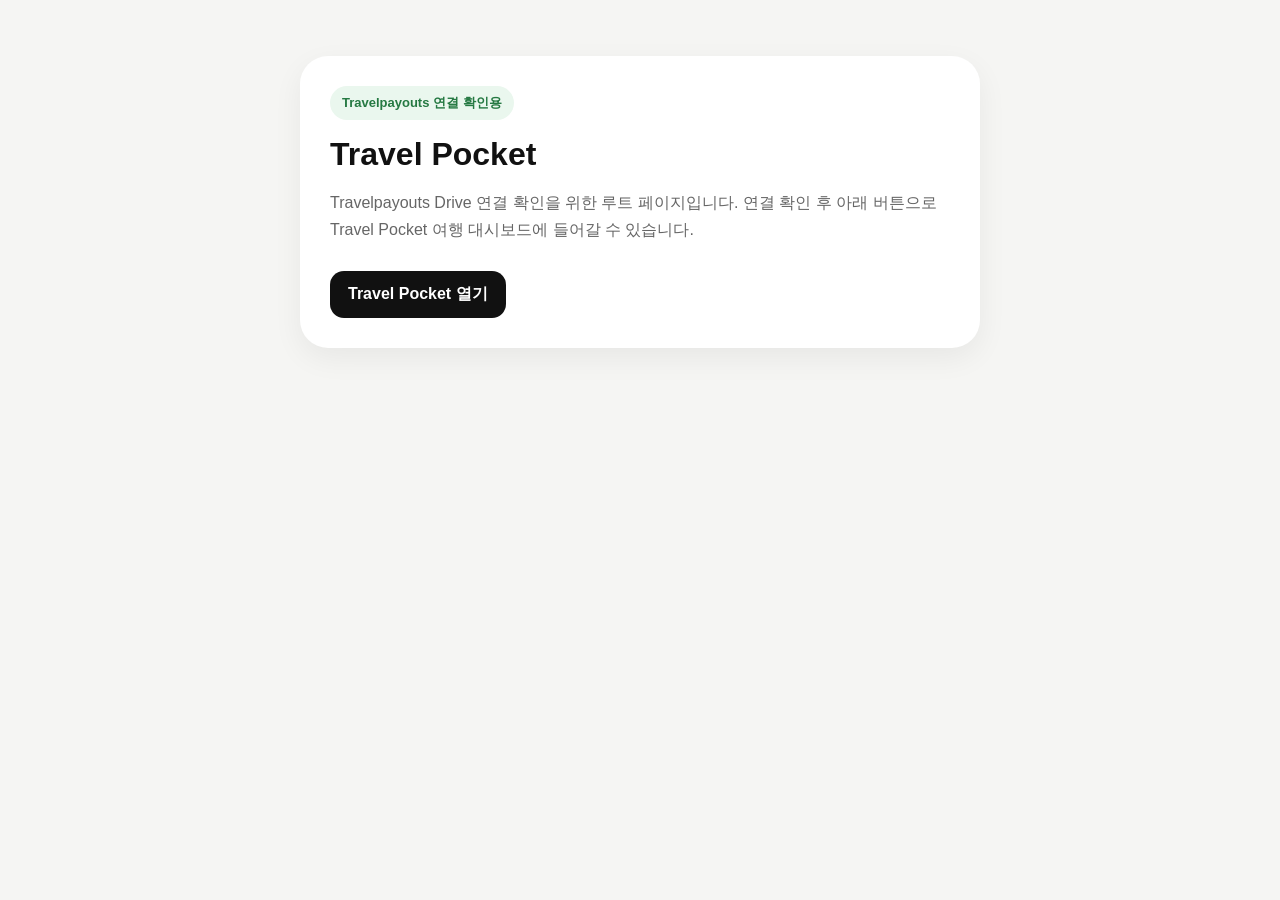
<file: index.html>
<!doctype html>
<html lang="ko">
<head>
<meta charset="utf-8">
<meta name="viewport" content="width=device-width,initial-scale=1">
<title>Travel Pocket</title>
<script nowprocket data-noptimize="1" data-cfasync="false" data-wpfc-render="false" seraph-accel-crit="1" data-no-defer="1" data-cmp-ab="2">
  (function () {
      var script = document.createElement("script");
      script.async = 1;
      script.setAttribute("data-cmp-ab","2");
      script.src = 'https://emrldtp.cc/NTY2NzY0.js?t=566764';
      document.head.appendChild(script);
  })();
</script>
<style>
body{margin:0;background:#f5f5f3;color:#111;font-family:-apple-system,BlinkMacSystemFont,"Apple SD Gothic Neo","Noto Sans KR",sans-serif}.wrap{max-width:680px;margin:0 auto;padding:56px 20px}.card{background:#fff;border-radius:28px;padding:30px;box-shadow:0 10px 30px rgba(0,0,0,.06)}.badge{display:inline-block;padding:8px 12px;border-radius:999px;background:#eaf7ee;color:#257942;font-size:13px;font-weight:800}h1{font-size:32px;margin:16px 0 10px}p{line-height:1.7;color:#666}.btn{display:inline-block;margin-top:12px;padding:13px 18px;border-radius:14px;background:#111;color:#fff;text-decoration:none;font-weight:800}
</style>
</head>
<body>
<main class="wrap"><section class="card"><span class="badge">Travelpayouts 연결 확인용</span><h1>Travel Pocket</h1><p>Travelpayouts Drive 연결 확인을 위한 루트 페이지입니다. 연결 확인 후 아래 버튼으로 Travel Pocket 여행 대시보드에 들어갈 수 있습니다.</p><a class="btn" href="https://yoon-donggyu.github.io/festival-pocket/travel-pocket-plus.html">Travel Pocket 열기</a></section></main>
</body>
</html>
</file>
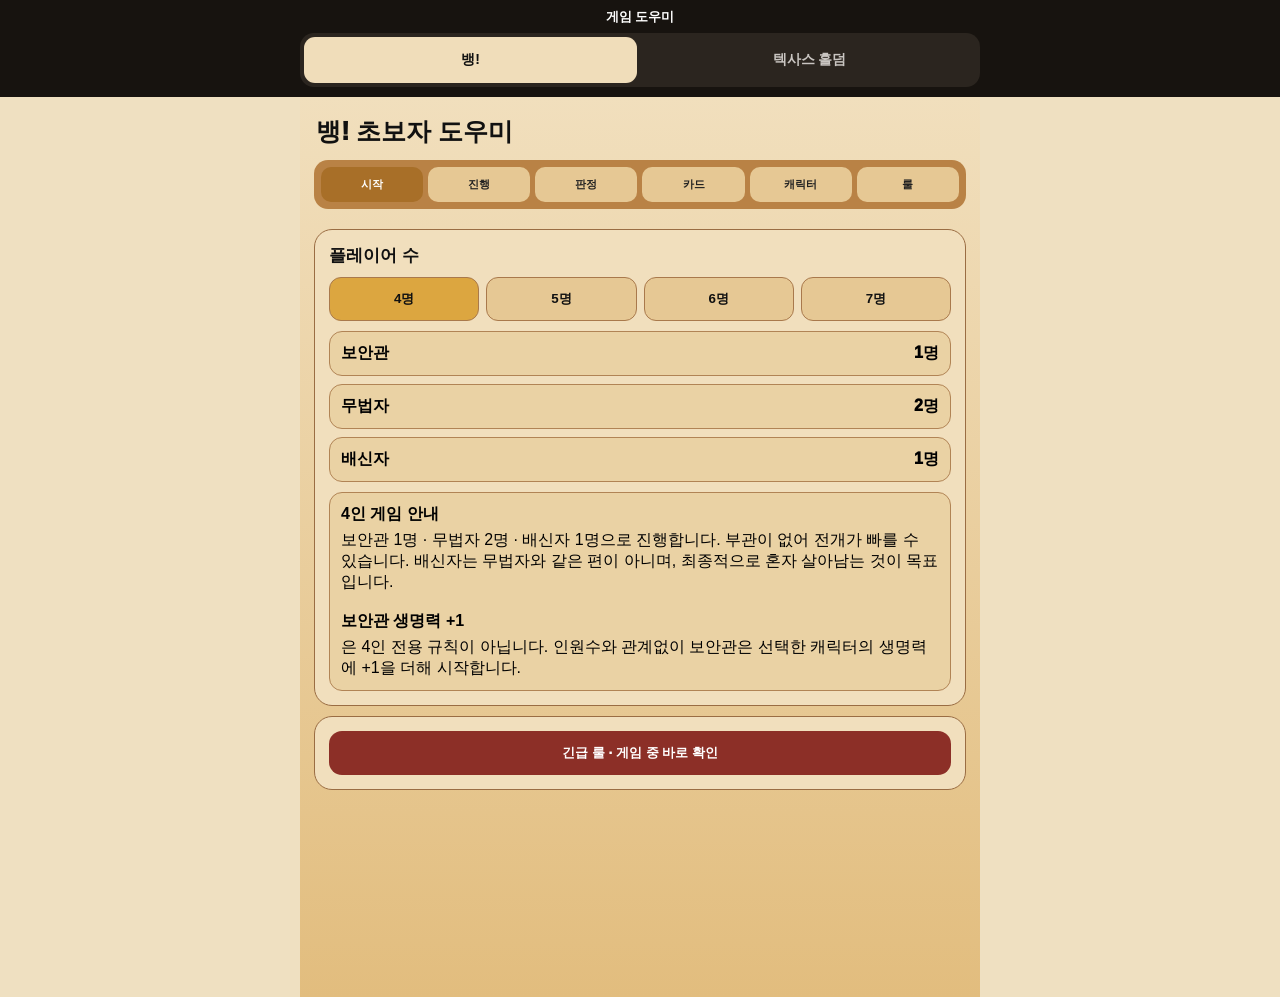
<file: game/index.html>
<!doctype html><html lang="ko"><head><meta charset="utf-8"><meta name="viewport" content="width=device-width,initial-scale=1,viewport-fit=cover,user-scalable=no"><meta name="theme-color" content="#17130f"><meta name="apple-mobile-web-app-capable" content="yes"><meta name="apple-mobile-web-app-title" content="게임 도우미"><title>뱅! + 텍사스 홀덤 게임 도우미</title><style>*{box-sizing:border-box;-webkit-tap-highlight-color:transparent}html,body{margin:0;min-height:100%;font-family:-apple-system,BlinkMacSystemFont,"Apple SD Gothic Neo","Noto Sans KR",sans-serif}body{background:#efe0c1;color:#111}.switch{position:sticky;top:0;z-index:1000;background:#17130f;padding:calc(8px + env(safe-area-inset-top)) 12px 10px}.switchTitle{text-align:center;color:#fff;font-weight:850;font-size:13px;margin-bottom:7px}.switchTabs{max-width:680px;margin:auto;display:grid;grid-template-columns:1fr 1fr;gap:6px;padding:4px;background:#2b251f;border-radius:14px}.gameBtn{min-height:46px;border:0;border-radius:11px;background:transparent;color:#c9c5c1;font-size:14px;font-weight:900}.gameBtn.bang.on{background:#f0ddba;color:#111}.gameBtn.holdem.on{background:#000;color:#fff}.game{display:none}.game.on{display:block}.bangApp{max-width:680px;margin:auto;min-height:100vh;padding:14px;background:linear-gradient(180deg,#f1dfbd,#e2bd7e)}.bangTitle{font-size:25px;font-weight:950;margin:4px 2px 12px}.tabs{display:grid;grid-template-columns:repeat(6,1fr);gap:5px;position:sticky;top:78px;z-index:20;background:#b98245;padding:7px;border-radius:14px}.tab{border:0;border-radius:10px;padding:10px 2px;background:#e6c894;color:#222;font-size:11px;font-weight:900}.tab.on{background:#a86f28;color:#fff}.page{display:none;padding-top:10px}.page.on{display:block}.card{background:#f1dfbd;border:1px solid #9a6d43;border-radius:18px;padding:14px;margin:10px 0}.h2{font-size:17px;font-weight:950;margin-bottom:10px}.sub,.desc{font-size:12px;line-height:1.6;color:#111}.counts{display:grid;grid-template-columns:repeat(4,1fr);gap:7px}.count{border:1px solid #a9794c;background:#e6c894;color:#111;border-radius:12px;padding:12px 2px;font-weight:900}.count.on{background:#dca640}.roles,.list{display:grid;gap:8px;margin-top:10px}.role,.item,.rule{background:#ead2a4;border:1px solid #b18455;border-radius:13px;padding:11px;color:#000}.role{display:flex;justify-content:space-between;align-items:center}.role b,.role span{color:#000!important;font-weight:950}.item b,.rule b{display:block;margin-bottom:5px}.search{width:100%;padding:12px 13px;border:1px solid #a9794c;border-radius:12px;background:#f6ead0;color:#111;font-size:16px}.filters{display:flex;gap:6px;overflow:auto;padding:8px 0}.filter{flex:0 0 auto;border:1px solid #a9794c;border-radius:999px;background:#ead2a4;padding:7px 10px;font-size:11px;font-weight:900}.filter.on{background:#8f5d2c;color:#fff}.tag{font-size:10px;font-weight:900;margin-top:5px}.emg{width:100%;border:0;border-radius:13px;padding:13px;background:#8c2f27;color:#fff;font-weight:950}.grid{display:grid;grid-template-columns:1fr 1fr;gap:7px;margin-top:8px}.mini{background:#f5e7ca;border:1px solid #b18455;border-radius:12px;padding:9px;font-size:11px;line-height:1.5}.faqQ{width:100%;text-align:left;border:1px solid #a9794c;background:#ead2a4;border-radius:12px;padding:11px;font-weight:900;margin-top:7px}.faqA{display:none;padding:10px 12px;background:#f5e7ca;border:1px solid #b18455;border-radius:0 0 12px 12px;font-size:12px;line-height:1.6}.faqA.on{display:block}.holdWrap{height:calc(100vh - 78px);background:#000}.holdFrame{width:100%;height:100%;border:0;background:#000}@media(max-width:380px){.tab{font-size:9px}.bangTitle{font-size:22px}}</style></head><body><div class="switch"><div class="switchTitle">게임 도우미</div><div class="switchTabs"><button class="gameBtn bang on" data-game="bang">뱅!</button><button class="gameBtn holdem" data-game="holdem">텍사스 홀덤</button></div></div><div id="bang" class="game on"><div class="bangApp"><div class="bangTitle">뱅! 초보자 도우미</div><div class="tabs"><button class="tab on" data-page="start">시작</button><button class="tab" data-page="progress">진행</button><button class="tab" data-page="judge">판정</button><button class="tab" data-page="cards">카드</button><button class="tab" data-page="chars">캐릭터</button><button class="tab" data-page="rules">룰</button></div><section id="start" class="page on"><div class="card"><div class="h2">플레이어 수</div><div class="counts" id="counts"><button class="count on" data-n="4">4명</button><button class="count" data-n="5">5명</button><button class="count" data-n="6">6명</button><button class="count" data-n="7">7명</button></div><div id="roles" class="roles"></div><div id="four" class="rule" style="margin-top:10px"><b>4인 게임 안내</b>보안관 1명 · 무법자 2명 · 배신자 1명으로 진행합니다. 부관이 없어 전개가 빠를 수 있습니다. 배신자는 무법자와 같은 편이 아니며, 최종적으로 혼자 살아남는 것이 목표입니다.<br><br><b>보안관 생명력 +1</b>은 4인 전용 규칙이 아닙니다. 인원수와 관계없이 보안관은 선택한 캐릭터의 생명력에 +1을 더해 시작합니다.</div></div><div class="card"><button class="emg" id="emg">긴급 룰 · 게임 중 바로 확인</button><div id="emgBox" class="grid" style="display:none"><div class="mini"><b>생명력 0</b><br>맥주 등으로 즉시 회복 가능한지 확인</div><div class="mini"><b>2명만 생존</b><br>맥주 사용 불가</div><div class="mini"><b>다이너마이트</b><br>스페이드 2~9면 생명력 3 감소</div><div class="mini"><b>감옥</b><br>하트 성공, 아니면 턴 건너뜀</div><div class="mini"><b>무법자 처치</b><br>처치자가 카드 3장 뽑기</div><div class="mini"><b>보안관→부관</b><br>보안관 손패·장비 전부 버림</div></div></div></section><section id="progress" class="page"><div class="card"><div class="h2">턴 진행 순서</div><div class="rule"><b>1. 턴 시작 효과</b>다이너마이트가 있으면 먼저 판정하고, 그 다음 감옥을 판정합니다.</div><div class="rule"><b>2. 카드 2장 뽑기</b>캐릭터 능력이 있으면 해당 능력을 적용합니다.</div><div class="rule"><b>3. 카드 사용</b>원하는 순서로 카드를 사용합니다. 기본적으로 뱅!은 자기 턴에 1장만 사용할 수 있습니다.</div><div class="rule"><b>4. 턴 종료</b>손패가 현재 생명력 수보다 많으면 초과 카드를 버립니다.</div></div><div class="card"><div class="h2">거리</div><div class="rule">시계 방향과 반시계 방향 중 더 가까운 쪽의 인원 수로 계산합니다. 탈락한 플레이어는 거리 계산에서 제외합니다.</div><div class="rule"><b>기본 사거리</b>무기 없이 뱅! 사거리 1 · 스코필드 2 · 레밍턴 3 · 리볼버 카빈 4 · 윈체스터 5</div></div></section><section id="judge" class="page"><div class="card"><div class="h2">판정 빠르게 보기</div><div class="rule"><b>다이너마이트</b>스페이드 2~9 → 폭발, 생명력 3 감소. 그 외 → 다음 차례 플레이어에게 이동.</div><div class="rule"><b>감옥</b>하트 → 감옥을 버리고 정상 진행. 그 외 → 감옥을 버리고 그 턴 전체를 건너뜀. 보안관에게는 사용할 수 없습니다.</div><div class="rule"><b>술통</b>뱅! 공격을 받을 때 판정하여 하트면 빗나감! 1회 효과. 실패 후 손의 빗나감!도 사용 가능.</div><div class="rule"><b>슬랩 더 킬러</b>슬랩의 뱅!을 막으려면 빗나감! 효과가 2번 필요합니다. 술통 성공은 1회로 계산합니다.</div></div></section><section id="cards" class="page"><div class="card"><input id="cardSearch" class="search" placeholder="카드 이름이나 효과 검색"><div class="filters" id="filters"><button class="filter on" data-f="전체">전체</button><button class="filter" data-f="공격">공격</button><button class="filter" data-f="방어">방어</button><button class="filter" data-f="회복">회복</button><button class="filter" data-f="장비">장비</button><button class="filter" data-f="무기">무기</button></div><div id="cardList" class="list"></div></div></section><section id="chars" class="page"><div class="card"><input id="charSearch" class="search" placeholder="캐릭터 이름이나 능력 검색"><div id="charList" class="list"></div></div></section><section id="rules" class="page"><div class="card"><div class="h2">기본판 핵심 규칙</div><div class="rule"><b>보안관</b>역할을 공개하고 시작하며 캐릭터 생명력에 +1.</div><div class="rule"><b>뱅! 제한</b>기본적으로 자기 턴에 뱅! 카드는 1장.</div><div class="rule"><b>손패 제한</b>턴 종료 시 현재 생명력 수만큼만 보유.</div><div class="rule"><b>파란 카드</b>같은 이름의 장비는 중복 설치 불가. 무기는 한 개만 장착.</div><div class="rule"><b>탈락</b>역할을 공개하고 손패와 앞의 카드를 모두 버림. 이후 거리에서 제외.</div><div class="rule"><b>무법자 처치</b>누가 처치했든 카드 3장 보상.</div><div class="rule"><b>보안관이 부관 처치</b>보안관의 손패와 앞에 놓인 카드 모두 버림.</div></div><div class="card"><div class="h2">이 상황은?</div><button class="faqQ">생명력이 0이면 바로 탈락?</button><div class="faqA">맥주 등으로 즉시 생명력을 회복할 수 있는지 먼저 확인합니다. 회복하지 못하면 탈락합니다.</div><button class="faqQ">다이너마이트와 감옥이 함께 있으면?</button><div class="faqA">다이너마이트를 먼저 판정하고 그 다음 감옥을 판정합니다.</div><button class="faqQ">새 무기를 장착하면?</button><div class="faqA">무기는 한 개만 장착할 수 있으므로 기존 무기를 버리고 새 무기를 놓습니다.</div><button class="faqQ">개틀링도 뱅! 1장 제한에 포함?</button><div class="faqA">아닙니다. 개틀링은 뱅!과 비슷한 공격 효과지만 기본 뱅! 1장 제한에는 포함되지 않습니다.</div></div></section></div></div><div id="holdem" class="game"><div class="holdWrap"><iframe class="holdFrame" src="/holdem/" title="텍사스 홀덤 도우미"></iframe></div></div><script>const roles={4:[['보안관',1],['무법자',2],['배신자',1]],5:[['보안관',1],['부관',1],['무법자',2],['배신자',1]],6:[['보안관',1],['부관',1],['무법자',3],['배신자',1]],7:[['보안관',1],['부관',2],['무법자',3],['배신자',1]]};let pc=4;function renderRoles(){rolesEl.innerHTML=roles[pc].map(r=>`<div class="role"><b>${r[0]}</b><span>${r[1]}명</span></div>`).join('');four.style.display=pc===4?'block':'none'}const rolesEl=document.getElementById('roles'),four=document.getElementById('four');document.querySelectorAll('.count').forEach(b=>b.addEventListener('click',()=>{document.querySelectorAll('.count').forEach(x=>x.classList.remove('on'));b.classList.add('on');pc=+b.dataset.n;renderRoles()}));renderRoles();document.querySelectorAll('.gameBtn').forEach(b=>b.addEventListener('click',()=>{document.querySelectorAll('.gameBtn').forEach(x=>x.classList.remove('on'));b.classList.add('on');document.querySelectorAll('.game').forEach(x=>x.classList.remove('on'));document.getElementById(b.dataset.game).classList.add('on');window.scrollTo(0,0)}));document.querySelectorAll('.tab').forEach(b=>b.addEventListener('click',()=>{document.querySelectorAll('.tab').forEach(x=>x.classList.remove('on'));b.classList.add('on');document.querySelectorAll('.page').forEach(x=>x.classList.remove('on'));document.getElementById(b.dataset.page).classList.add('on');window.scrollTo(0,0)}));emg.addEventListener('click',()=>{emgBox.style.display=emgBox.style.display==='none'?'grid':'none'});document.querySelectorAll('.faqQ').forEach(q=>q.addEventListener('click',()=>q.nextElementSibling.classList.toggle('on')));const cards=[['뱅!','공격','사거리 안의 플레이어 1명을 공격. 기본적으로 자기 턴에 1장.'],['빗나감!','방어','뱅! 공격을 피합니다.'],['맥주','회복','생명력 1 회복. 생명력 0 순간에도 사용 가능. 2명만 남으면 사용 불가.'],['술집','회복','모든 생존 플레이어가 생명력 1 회복.'],['역마차','기타','카드 2장 뽑기.'],['웰스 파고','기타','카드 3장 뽑기.'],['잡화점','기타','생존자 수만큼 카드를 공개하고 차례대로 1장씩 선택.'],['강탈!','공격','거리 1인 플레이어에게서 카드 1장을 가져옵니다.'],['캣 벌루','공격','다른 플레이어의 카드 1장을 버리게 합니다.'],['인디언!','공격','다른 모두가 뱅! 1장을 버리거나 생명력 1 감소.'],['개틀링','공격','다른 모두에게 뱅!과 같은 공격 효과. 뱅! 1장 제한과 무관.'],['결투','공격','서로 뱅!을 번갈아 버리고 먼저 못 내는 사람이 생명력 1 감소.'],['감옥','장비','보안관 제외 대상 앞에 놓음. 하트 판정 성공 시 정상 진행.'],['다이너마이트','장비','스페이드 2~9면 폭발해 생명력 3 감소, 아니면 다음 플레이어에게 이동.'],['술통','방어','뱅!을 받을 때 하트 판정 성공 시 빗나감! 1회 효과.'],['머스탱','장비','다른 플레이어가 나를 볼 때 거리 +1.'],['조준경','장비','내가 다른 플레이어를 볼 때 거리 -1, 최소 1.'],['볼캐닉','무기','사거리 1. 자기 턴에 뱅! 여러 장 사용 가능.'],['스코필드','무기','사거리 2.'],['레밍턴','무기','사거리 3.'],['리볼버 카빈','무기','사거리 4.'],['윈체스터','무기','사거리 5.']];let cf='전체';function renderCards(){const q=cardSearch.value.trim().toLowerCase();cardList.innerHTML=cards.filter(c=>(cf==='전체'||c[1]===cf)&&(c.join(' ').toLowerCase().includes(q))).map(c=>`<div class="item"><b>${c[0]}</b><div class="desc">${c[2]}</div><div class="tag">${c[1]}</div></div>`).join('')}cardSearch.addEventListener('input',renderCards);document.querySelectorAll('.filter').forEach(b=>b.addEventListener('click',()=>{document.querySelectorAll('.filter').forEach(x=>x.classList.remove('on'));b.classList.add('on');cf=b.dataset.f;renderCards()}));renderCards();const chars=[['바트 캐시디',4,'생명력 1을 잃을 때마다 카드 1장 뽑기.'],['블랙 잭',4,'뽑기 단계 두 번째 카드를 공개해 하트/다이아면 1장 추가.'],['캘러미티 자넷',4,'뱅!과 빗나감!을 서로 바꾸어 사용.'],['엘 그링고',3,'다른 플레이어 카드 때문에 생명력을 잃으면 그 플레이어 손에서 무작위 1장.'],['제시 존스',4,'뽑기 첫 카드를 다른 플레이어 손에서 무작위로 가져올 수 있음.'],['주르도네',4,'항상 술통을 장착한 것처럼 사용.'],['키트 칼슨',4,'덱 위 3장을 보고 2장을 가져가고 1장을 덱 위에 둠.'],['럭키 듀크',4,'판정 때 2장을 공개하고 원하는 결과 선택.'],['폴 리그렛',3,'다른 플레이어가 나를 볼 때 거리 +1.'],['페드로 라미레즈',4,'뽑기 첫 카드를 버린 카드 더미 맨 위에서 가져올 수 있음.'],['로즈 둘란',4,'내가 다른 플레이어를 볼 때 거리 -1, 최소 1.'],['시드 케첨',4,'손에서 카드 2장을 버리면 생명력 1 회복.'],['슬랩 더 킬러',4,'내 뱅!을 피하려면 빗나감! 효과 2회 필요.'],['수지 라파예트',4,'손에 카드가 0장이 되는 순간 카드 1장 뽑기.'],['벌처 샘',4,'다른 플레이어가 탈락하면 그 플레이어의 손패와 앞 카드를 가져옴.'],['윌리 더 키드',4,'자기 턴에 뱅!을 원하는 만큼 사용.']];function renderChars(){const q=charSearch.value.trim().toLowerCase();charList.innerHTML=chars.filter(c=>c.join(' ').toLowerCase().includes(q)).map(c=>`<div class="item"><b>${c[0]} <span style="font-size:12px">♥ ${c[1]}</span></b><div class="desc">${c[2]}</div></div>`).join('')}charSearch.addEventListener('input',renderChars);renderChars();</script></body></html>
</file>
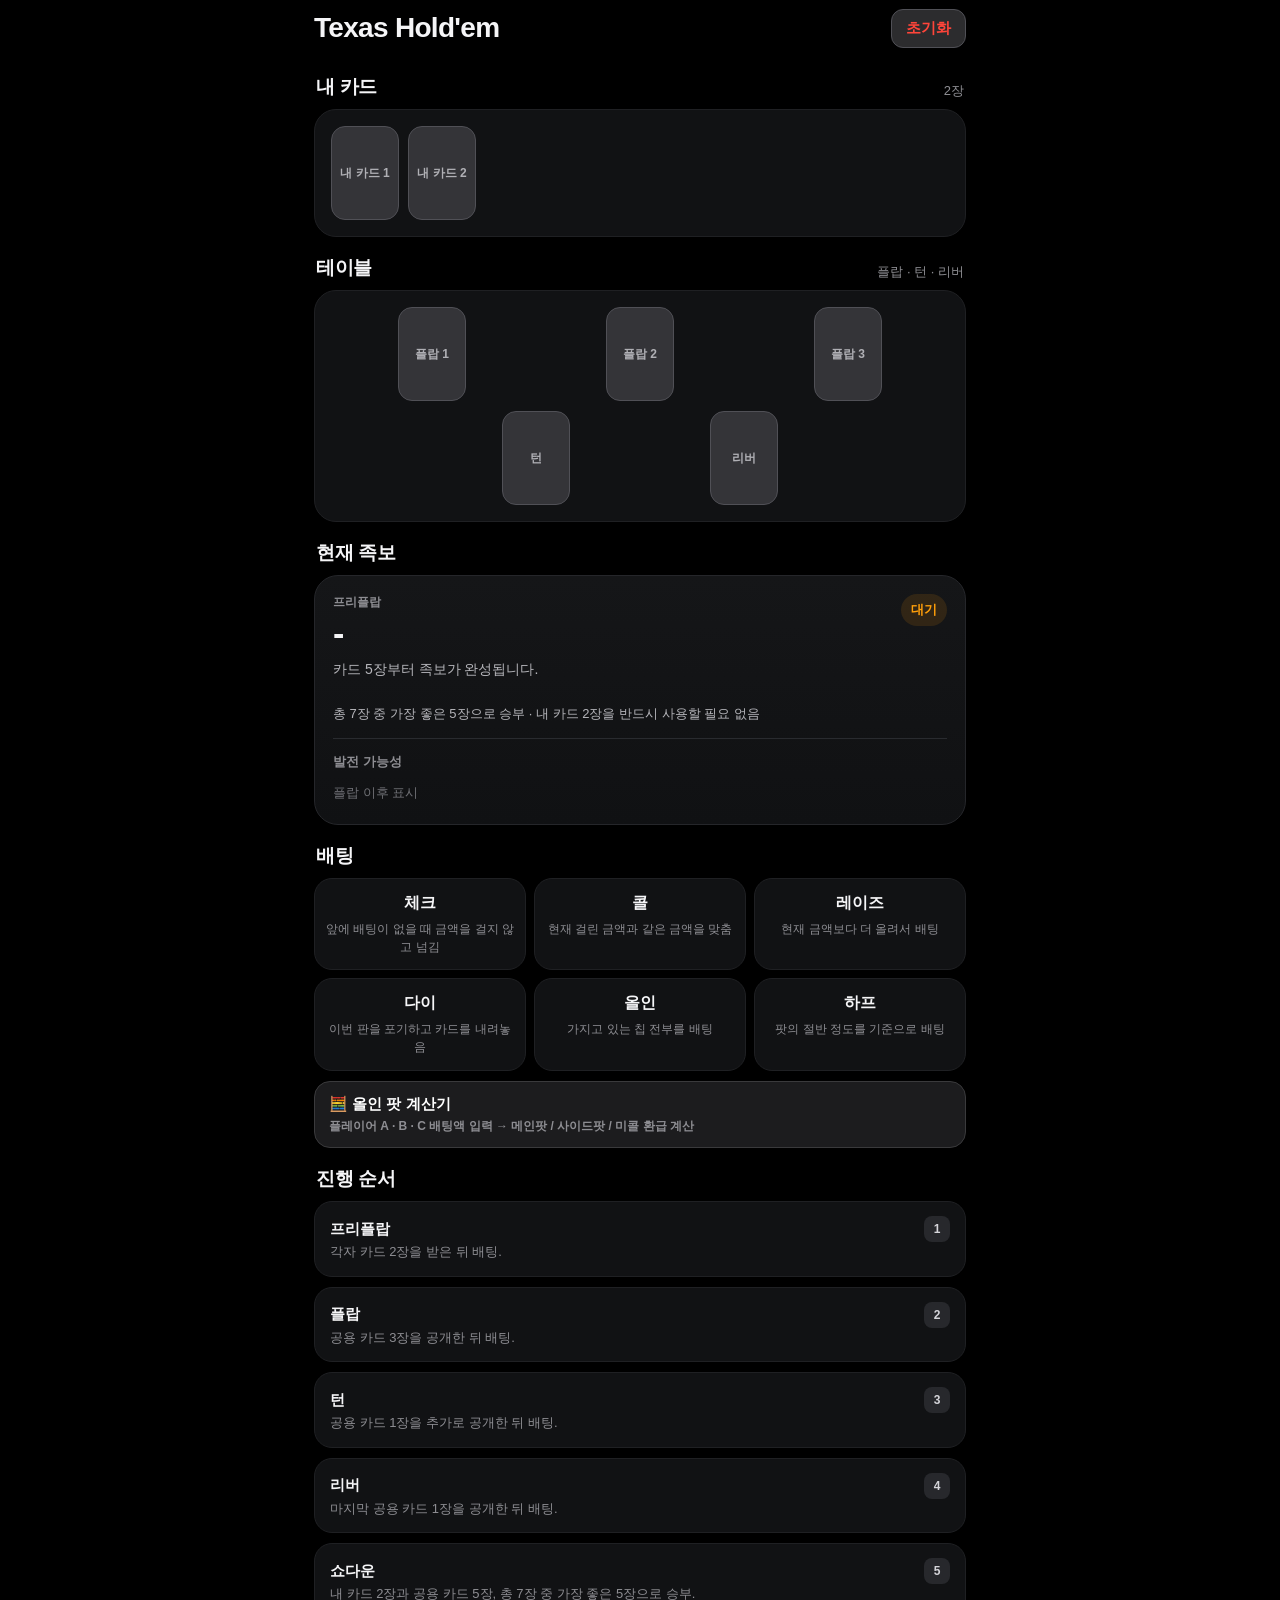
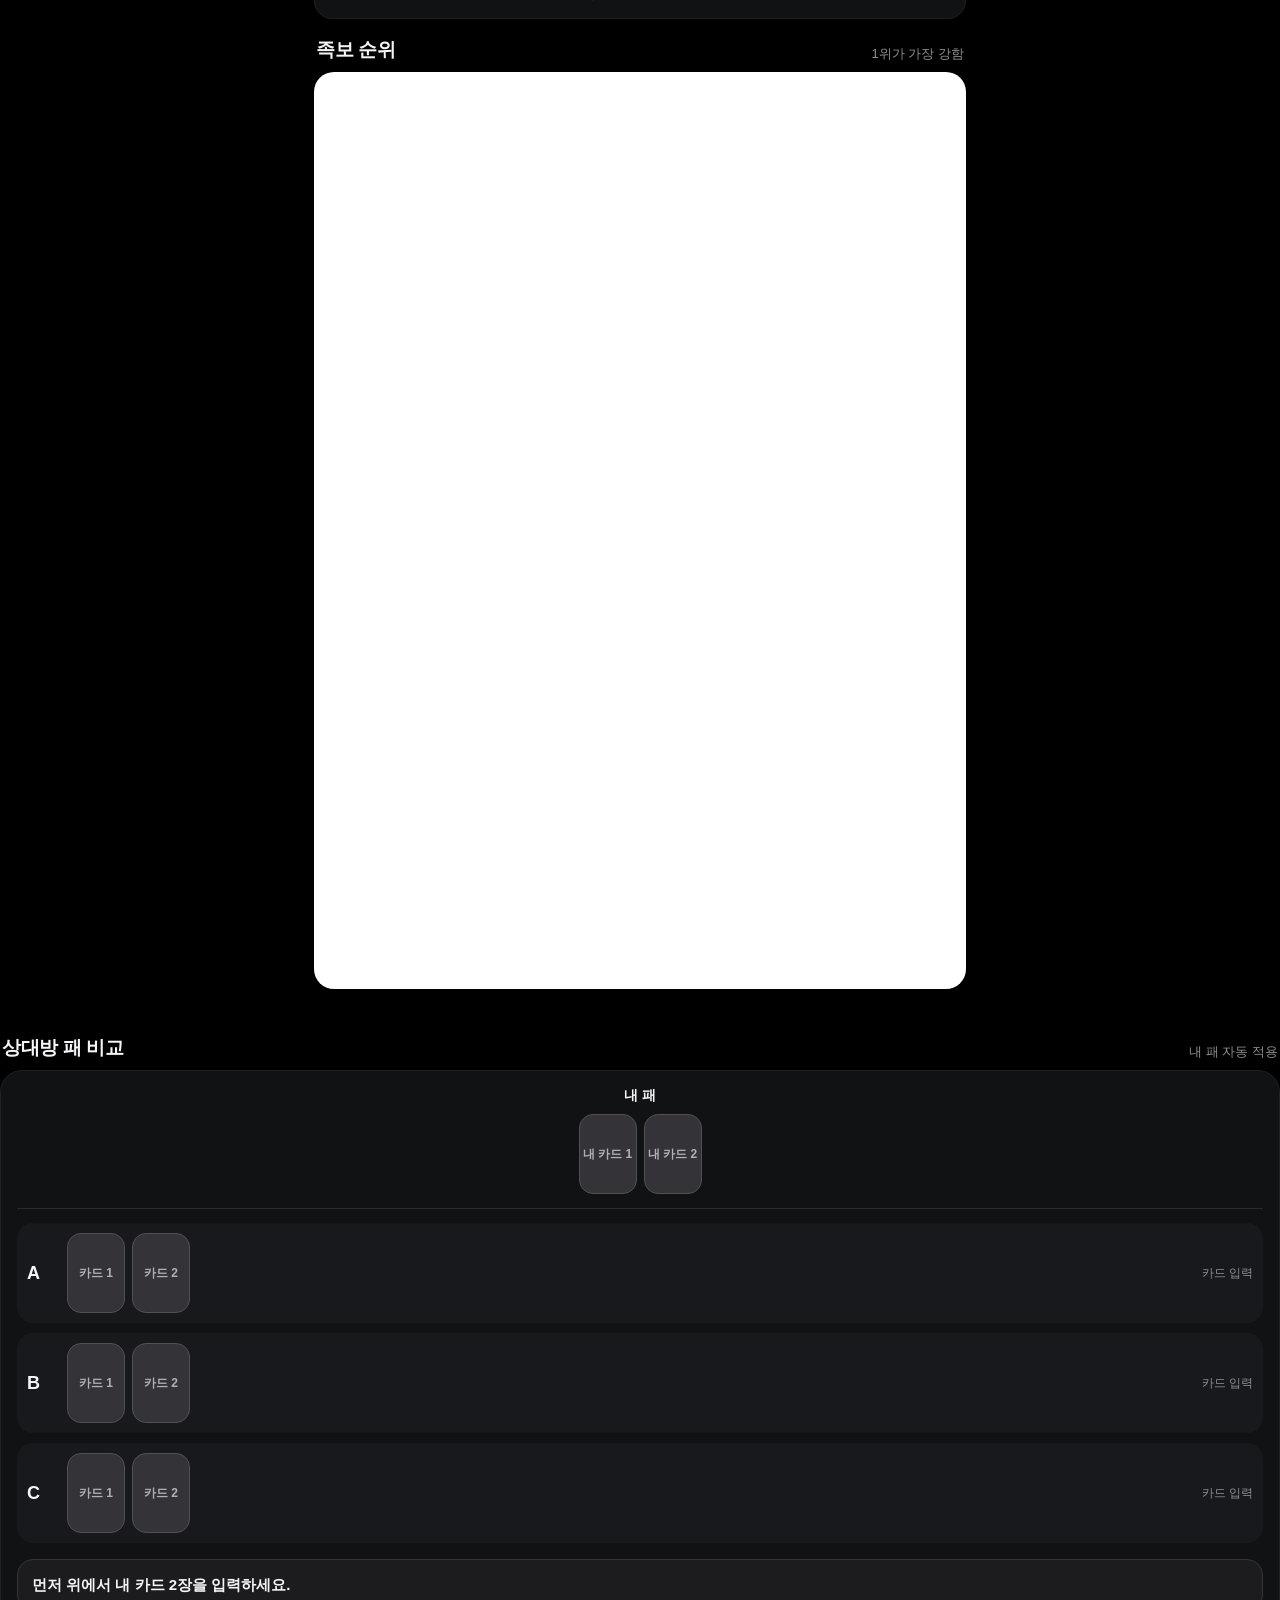
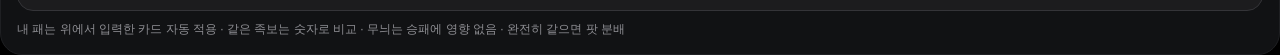
<file: holdem/index.html>
<!doctype html>
<html lang="ko">
<head>
<meta charset="utf-8">
<meta name="viewport" content="width=device-width,initial-scale=1,viewport-fit=cover,user-scalable=no">
<meta name="theme-color" content="#000000">
<title>Texas Hold'em</title>
<style>
:root{
  --bg:#000;
  --card:#111214;
  --card2:#17181b;
  --line:#292b2f;
  --text:#f5f5f7;
  --muted:#8e8e93;
  --green:#30d158;
  --yellow:#ffd60a;
  --orange:#ff9f0a;
  --red:#ff453a;
  --blue:#0a84ff;
  --white:#fff;
}
*{box-sizing:border-box;-webkit-tap-highlight-color:transparent}
html{background:#000}
body{
  margin:0;background:#000;color:var(--text);
  font-family:-apple-system,BlinkMacSystemFont,"SF Pro Display","SF Pro Text","Noto Sans KR",sans-serif;
  min-height:100vh;
}
button{font:inherit}
.app{max-width:680px;margin:0 auto;padding:env(safe-area-inset-top) 14px calc(28px + env(safe-area-inset-bottom))}
.topbar{height:56px;display:flex;align-items:center;justify-content:space-between}
.title{font-size:28px;font-weight:800;letter-spacing:-.7px}
.resetTop{background:#2c2c2e;border:1px solid #505056;color:#ff453a;font-size:15px;font-weight:800;padding:9px 14px;border-radius:12px}
.section{margin-top:18px}
.sectionHead{display:flex;align-items:end;justify-content:space-between;margin:0 2px 9px}
.sectionTitle{font-size:19px;font-weight:750;letter-spacing:-.35px}
.sectionMeta{font-size:13px;color:var(--muted)}
.panel{background:var(--card);border:1px solid #1f2023;border-radius:22px;padding:16px}
.slots{display:flex;gap:9px;flex-wrap:wrap}
.slot{
  width:68px;height:94px;border-radius:14px;background:#343438;border:1px solid #505056;
  display:flex;align-items:center;justify-content:center;text-align:center;color:#b0b0b5;
  position:relative;cursor:pointer;user-select:none
}
.slot.filled{background:#f7f7f5;border-color:#f7f7f5;color:#111}
.slot.red{color:#d92735}
.slot .r{font-size:28px;font-weight:800;line-height:1}
.slot .s{font-size:29px;line-height:1.08;margin-top:3px}
.slot .placeholder{font-size:12px;line-height:1.35;font-weight:600}
.slot .x{
  position:absolute;right:-6px;top:-6px;width:22px;height:22px;border-radius:50%;
  background:#3a3a3c;color:white;border:1px solid #5b5b60;display:flex;align-items:center;justify-content:center;
  font-size:14px;font-weight:800
}
.resultCard{
  background:linear-gradient(180deg,#151618,#101113);border:1px solid #25262a;border-radius:24px;padding:18px
}
.resultTop{display:flex;align-items:flex-start;justify-content:space-between;gap:12px}
.eyebrow{font-size:12px;color:var(--muted);font-weight:700;margin-bottom:5px}
.handName{font-size:34px;line-height:1.05;font-weight:850;letter-spacing:-1px}
.strength{padding:7px 10px;border-radius:999px;font-size:13px;font-weight:800;white-space:nowrap}
.strength.strong{background:rgba(48,209,88,.14);color:var(--green)}
.strength.good{background:rgba(255,214,10,.12);color:var(--yellow)}
.strength.watch{background:rgba(255,159,10,.12);color:var(--orange)}
.strength.weak{background:rgba(255,69,58,.13);color:var(--red)}
.handSub{font-size:14px;color:#b5b5ba;margin-top:7px;line-height:1.45}
.best{display:flex;gap:7px;flex-wrap:wrap;margin-top:16px}
.mini{
  width:47px;height:64px;border-radius:10px;background:#f7f7f5;color:#111;
  display:flex;flex-direction:column;justify-content:center;align-items:center;font-weight:800;
}
.mini.red{color:#d92735} .mini b{font-size:19px} .mini span{font-size:19px}
.drawBox{margin-top:14px;border-top:1px solid var(--line);padding-top:14px}
.drawTitle{font-size:13px;color:var(--muted);font-weight:700;margin-bottom:9px}
.drawList{display:grid;gap:8px}
.drawRow{display:flex;align-items:center;justify-content:space-between;gap:10px;background:#191a1d;border-radius:14px;padding:11px 12px}
.drawName{font-size:14px;font-weight:700}
.drawPct{font-size:15px;font-weight:800}
.drawNone{color:#6f7075;font-size:13px;padding:4px 0}
.primary{
  width:100%;margin-top:12px;border:0;border-radius:16px;background:#f5f5f7;color:#000;
  min-height:50px;font-size:16px;font-weight:800
}
.rules{display:grid;gap:10px}
.rule{background:var(--card);border-radius:18px;padding:14px 15px;border:1px solid #1f2023}
.ruleTop{display:flex;align-items:center;justify-content:space-between;gap:10px}
.rule b{font-size:15px} .rule span{font-size:13px;color:var(--muted);line-height:1.5}
.rule .num{width:26px;height:26px;background:#27282c;border-radius:8px;display:flex;align-items:center;justify-content:center;font-size:12px;font-weight:800;color:#d5d5da}
.actionGrid{display:grid;grid-template-columns:repeat(3,1fr);gap:8px}
.action{background:var(--card);border-radius:18px;padding:14px 10px;border:1px solid #1f2023;text-align:center}
.action b{display:block;font-size:16px;margin-bottom:5px} .action span{font-size:12px;color:var(--muted);line-height:1.35}
.chartWrap{background:#fff;border-radius:20px;padding:7px;overflow:hidden}
.chart{width:100%;display:block;border-radius:15px}
.modal{position:fixed;inset:0;background:rgba(0,0,0,.72);display:none;align-items:flex-end;z-index:50}
.modal.show{display:flex}
.sheet{
  width:100%;max-width:680px;margin:0 auto;background:#1c1c1e;border-radius:28px 28px 0 0;
  padding:10px 14px calc(18px + env(safe-area-inset-bottom));max-height:86vh;overflow:auto
}
.handle{width:36px;height:5px;border-radius:999px;background:#48484a;margin:0 auto 12px}
.sheetTop{display:flex;align-items:center;justify-content:space-between;margin-bottom:12px}
.sheetTitle{font-size:20px;font-weight:800}
.close{border:0;background:#2c2c2e;color:#fff;width:32px;height:32px;border-radius:50%;font-size:16px}
.step{font-size:12px;color:var(--muted);font-weight:700;margin:14px 0 8px}
.rankGrid{display:grid;grid-template-columns:repeat(4,1fr);gap:8px}
@media(min-width:520px){.rankGrid{grid-template-columns:repeat(7,1fr)}}
.rankBtn{min-height:56px;border:0;border-radius:14px;background:#2c2c2e;color:#fff;font-size:19px;font-weight:800}
.rankBtn.sel{background:#f5f5f7;color:#000}
.suits{display:grid;grid-template-columns:repeat(4,1fr);gap:8px}
.suitBtn{
  min-height:72px;border:0;border-radius:15px;background:#f5f5f7;color:#111;font-size:28px;font-weight:800
}
.suitBtn.red{color:#d92735} .suitBtn.used{opacity:.18;pointer-events:none}
.suitBtn small{display:block;font-size:10px;margin-top:2px}
.hidden{display:none}
@media(max-width:380px){
 .slot{width:61px;height:87px} .handName{font-size:30px} .actionGrid{gap:6px}
}
#boardSlots{
  display:grid;
  grid-template-columns:repeat(6,1fr);
  gap:10px 6px;
  width:100%;
  justify-items:center;
  align-items:center;
}
#boardSlots .slot:nth-child(1){grid-column:1 / 3;grid-row:1}
#boardSlots .slot:nth-child(2){grid-column:3 / 5;grid-row:1}
#boardSlots .slot:nth-child(3){grid-column:5 / 7;grid-row:1}
#boardSlots .slot:nth-child(4){grid-column:2 / 4;grid-row:2}
#boardSlots .slot:nth-child(5){grid-column:4 / 6;grid-row:2}
@media(max-width:380px){
  #boardSlots{gap:9px 3px}
}
.slot.dimmed{opacity:.38;filter:saturate(.45)}
.slot.bestused{box-shadow:0 0 0 2px #30d158 inset}
.comparePanel{padding:16px}
.compareGrid{display:grid;grid-template-columns:1fr 1fr;gap:14px}
.compareName{font-size:14px;font-weight:800;margin-bottom:9px}
.compareSlots{gap:7px}
.compareSlots .slot{width:58px;height:80px}
.compareResult{margin-top:16px;background:#1c1c1e;border:1px solid #343438;border-radius:16px;padding:14px;font-size:15px;font-weight:750;line-height:1.45}
.compareResult.winA{border-color:#30d158;color:#30d158}
.compareResult.winB{border-color:#0a84ff;color:#0a84ff}
.compareResult.tie{border-color:#ffd60a;color:#ffd60a}
.compareRule{margin-top:10px;color:#8e8e93;font-size:12px;line-height:1.45}
@media(max-width:380px){.compareGrid{gap:8px}.compareSlots .slot{width:54px;height:76px}}


.myHandSummary{display:flex;align-items:center;justify-content:space-between;gap:12px;padding-bottom:14px;border-bottom:1px solid #292b2f;margin-bottom:14px}
.myHandSummary>span{font-size:14px;font-weight:850}
.opponentList{display:grid;gap:10px}
.opponentRow{display:grid;grid-template-columns:30px auto 1fr;gap:10px;align-items:center;background:#18191c;border-radius:16px;padding:10px}
.opponentRow .compareName{margin:0;font-size:18px}
.miniCompareResult{font-size:12px;color:#8e8e93;text-align:right;line-height:1.35}
.miniCompareResult.win{color:#30d158;font-weight:800}
.miniCompareResult.lose{color:#ff453a;font-weight:800}
.miniCompareResult.tie{color:#ffd60a;font-weight:800}
@media(max-width:420px){
 .opponentRow{grid-template-columns:26px auto;gap:8px}
 .miniCompareResult{grid-column:2;text-align:left;padding-left:2px}
}


.slot.locked{opacity:.28;pointer-events:none}
.stageHint{font-size:12px;color:#8e8e93;margin-top:8px}
.compareCardBest{box-shadow:0 0 0 2px #30d158 inset}
.compareCardDim{opacity:.38}
.compareResult.final{border-color:#30d158}
.compareResult.current{border-color:#0a84ff}
.compareResult.tie{border-color:#ffd60a}


.myHandSummary{
  display:flex;
  flex-direction:column;
  align-items:center;
  justify-content:center;
  text-align:center;
  gap:9px;
  padding-bottom:14px;
  border-bottom:1px solid #292b2f;
  margin-bottom:14px
}
.myHandSummary>span{
  width:100%;
  text-align:center;
  font-size:14px;
  font-weight:850
}
.myHandSummary .compareSlots{
  justify-content:center
}



/* 올인 팟 계산기 - 기존 홀덤 UI와 분리 */
.potCalcOpen{width:100%;margin-top:10px;border:1px solid #3a3a3c;border-radius:16px;background:#1c1c1e;color:#fff;padding:13px 14px;text-align:left;font-weight:850;cursor:pointer}
.potCalcOpen b{display:block;font-size:15px}.potCalcOpen span{display:block;color:var(--muted);font-size:12px;font-weight:650;margin-top:4px;line-height:1.4}
.potCalcLead{color:#b5b5ba;font-size:13px;line-height:1.55;margin:4px 0 14px}.potCalcPlayers{display:grid;gap:9px}
.potCalcPlayer{background:#262629;border:1px solid #38383d;border-radius:16px;padding:12px}.potCalcPlayerTop{display:flex;align-items:center;justify-content:space-between;gap:8px;margin-bottom:9px}.potCalcName{font-weight:900}.potCalcAllin{font-size:12px;color:var(--muted);display:flex;align-items:center;gap:5px}.potCalcMoney{width:100%;border:1px solid #4a4a4f;border-radius:12px;background:#111214;color:#fff;padding:12px;font-size:18px;font-weight:850;outline:none}.potCalcMoney:focus{border-color:var(--blue)}
.potCalcWinner{display:grid;grid-template-columns:repeat(3,1fr);gap:8px}.potCalcWinnerBtn{border:1px solid #3c3c42;border-radius:12px;background:#262629;color:#aaa;padding:11px 6px;font-weight:850}.potCalcWinnerBtn.sel{background:#f5f5f7;color:#000;border-color:#f5f5f7}
.potCalcBtns{display:grid;grid-template-columns:2fr 1fr;gap:8px;margin-top:12px}.potCalcPrimary,.potCalcGhost{border:0;border-radius:13px;padding:12px;font-weight:900}.potCalcPrimary{background:var(--green);color:#06150a}.potCalcGhost{background:#2c2c2e;color:#fff}
.potCalcResult{display:none;margin-top:14px;background:#111214;border:1px solid #343438;border-radius:16px;padding:13px}.potCalcResult.show{display:block}.potCalcSummary{font-size:20px;font-weight:900;line-height:1.35;margin-bottom:10px}.potCalcStats{display:grid;grid-template-columns:1fr 1fr;gap:7px}.potCalcStat{background:#1c1c1e;border-radius:11px;padding:9px}.potCalcStat small{display:block;color:var(--muted);font-size:11px}.potCalcStat b{display:block;margin-top:3px;font-size:16px}.potCalcRows{margin-top:9px;display:grid;gap:6px}.potCalcRow{display:flex;justify-content:space-between;gap:10px;background:#1c1c1e;border-radius:10px;padding:9px;font-size:12px}.potCalcNote{color:var(--muted);font-size:11px;line-height:1.5;margin-top:9px}
.potCalcSave{width:100%;margin-top:9px;border:1px solid #48484d;background:#2c2c2e;color:#fff;border-radius:12px;padding:10px;font-weight:850}.potCalcHistoryHead{display:flex;justify-content:space-between;align-items:center;margin-top:15px}.potCalcHistory{display:grid;gap:7px;margin-top:8px}.potCalcHistoryItem{background:#262629;border-radius:12px;padding:10px;font-size:12px;line-height:1.55}.potCalcHistoryItem b{font-size:13px}.potCalcHistoryEmpty{color:var(--muted);font-size:12px;padding:4px 0}.potCalcClear{border:0;background:transparent;color:var(--red);font-size:12px;font-weight:800}

</style>
</head>
<body>
<div class="app">
  <div class="topbar">
    <div class="title">Texas Hold'em</div>
    <button class="resetTop" onclick="resetAll()">초기화</button>
  </div>
  <section class="section">
    <div class="sectionHead"><div class="sectionTitle">내 카드</div><div class="sectionMeta">2장</div></div>
    <div class="panel"><div id="holeSlots" class="slots"></div></div>
  </section>
  <section class="section">
    <div class="sectionHead"><div class="sectionTitle">테이블</div><div class="sectionMeta">플랍 · 턴 · 리버</div></div>
    <div class="panel"><div id="boardSlots" class="slots"></div></div>
  </section>
  <section class="section">
    <div class="sectionHead"><div class="sectionTitle">현재 족보</div></div>
    <div class="resultCard">
      <div class="resultTop">
        <div>
          <div class="eyebrow" id="stageText">카드 입력</div>
          <div class="handName" id="handName">-</div>
        </div>
        <div id="strength" class="strength watch">대기</div>
      </div>
      <div id="handSub" class="handSub">카드 5장부터 족보가 완성됩니다.</div><div id="preflopLabel" class="handSub" style="margin-top:4px"></div>
      <div id="best" class="best"></div><div id="fiveRule" class="handSub" style="margin-top:10px;font-size:13px">총 7장 중 가장 좋은 5장으로 승부 · 내 카드 2장을 반드시 사용할 필요 없음</div>
      <div id="drawBox" class="drawBox">
        <div class="drawTitle">발전 가능성</div>
        <div id="drawList" class="drawList"><div class="drawNone">플랍 이후 표시</div></div>
      </div>
    </div>
  </section>
  <section class="section">
    <div class="sectionHead"><div class="sectionTitle">배팅</div></div>
    <div class="actionGrid">
      <div class="action"><b>체크</b><span>앞에 배팅이 없을 때 금액을 걸지 않고 넘김</span></div>
      <div class="action"><b>콜</b><span>현재 걸린 금액과 같은 금액을 맞춤</span></div>
      <div class="action"><b>레이즈</b><span>현재 금액보다 더 올려서 배팅</span></div>
      <div class="action"><b>다이</b><span>이번 판을 포기하고 카드를 내려놓음</span></div>
      <div class="action"><b>올인</b><span>가지고 있는 칩 전부를 배팅</span></div>
      <div class="action"><b>하프</b><span>팟의 절반 정도를 기준으로 배팅</span></div>
    </div>
    <button class="potCalcOpen" type="button" onclick="potCalcOpen()"><b>🧮 올인 팟 계산기</b><span>플레이어 A · B · C 배팅액 입력 → 메인팟 / 사이드팟 / 미콜 환급 계산</span></button>
  </section>
  <section class="section">
    <div class="sectionHead"><div class="sectionTitle">진행 순서</div></div>
    <div class="rules">
      <div class="rule"><div class="ruleTop"><b>프리플랍</b><div class="num">1</div></div><span>각자 카드 2장을 받은 뒤 배팅.</span></div>
      <div class="rule"><div class="ruleTop"><b>플랍</b><div class="num">2</div></div><span>공용 카드 3장을 공개한 뒤 배팅.</span></div>
      <div class="rule"><div class="ruleTop"><b>턴</b><div class="num">3</div></div><span>공용 카드 1장을 추가로 공개한 뒤 배팅.</span></div>
      <div class="rule"><div class="ruleTop"><b>리버</b><div class="num">4</div></div><span>마지막 공용 카드 1장을 공개한 뒤 배팅.</span></div>
      <div class="rule"><div class="ruleTop"><b>쇼다운</b><div class="num">5</div></div><span>내 카드 2장과 공용 카드 5장, 총 7장 중 가장 좋은 5장으로 승부.</span></div>
    </div>
  </section>
  <section class="section">
    <div class="sectionHead"><div class="sectionTitle">족보 순위</div><div class="sectionMeta">1위가 가장 강함</div></div>
<div class="chartWrap"><img class="chart" src="poker_hand_rank_chart_v13_small.webp" alt="포커 족보 순위"></div>
  </section>
</div>


<section class="section">
  <div class="sectionHead">
    <div class="sectionTitle">상대방 패 비교</div>
    <div class="sectionMeta">내 패 자동 적용</div>
  </div>
  <div class="panel comparePanel">
    <div class="myHandSummary">
      <span>내 패</span>
      <div id="myCompareSlots" class="slots compareSlots"></div>
    </div>

    <div class="opponentList">
      <div class="opponentRow">
        <div class="compareName">A</div>
        <div id="oppASlots" class="slots compareSlots"></div>
        <div id="oppAResult" class="miniCompareResult">카드 입력</div>
      </div>
      <div class="opponentRow">
        <div class="compareName">B</div>
        <div id="oppBSlots" class="slots compareSlots"></div>
        <div id="oppBResult" class="miniCompareResult">카드 입력</div>
      </div>
      <div class="opponentRow">
        <div class="compareName">C</div>
        <div id="oppCSlots" class="slots compareSlots"></div>
        <div id="oppCResult" class="miniCompareResult">카드 입력</div>
      </div>
    </div>

    <div id="compareResult" class="compareResult">
      상대방 카드를 입력하면 현재 테이블 기준으로 비교합니다.
    </div>
    <div class="compareRule">
      내 패는 위에서 입력한 카드 자동 적용 · 같은 족보는 숫자로 비교 · 무늬는 승패에 영향 없음 · 완전히 같으면 팟 분배
    </div>
  </div>
</section>


<div id="potCalcModal" class="modal" onclick="if(event.target===this)potCalcClose()">
  <div class="sheet">
    <div class="handle"></div>
    <div class="sheetTop"><div class="sheetTitle">🧮 3인 올인 팟 계산기</div><button class="close" onclick="potCalcClose()">×</button></div>
    <div class="potCalcLead">각 플레이어가 <b>이번 판에 실제로 넣은 총 배팅액</b>을 입력하세요. 올인한 플레이어가 이겼을 때 가져갈 수 있는 금액과 남는 사이드팟을 계산합니다.</div>
    <div class="potCalcPlayers">
      <div class="potCalcPlayer"><div class="potCalcPlayerTop"><div class="potCalcName">플레이어 A</div><label class="potCalcAllin"><input id="potCalcAllinA" type="checkbox"> ALL-IN</label></div><input id="potCalcA" class="potCalcMoney" type="number" inputmode="numeric" min="0" step="1" placeholder="총 배팅액"></div>
      <div class="potCalcPlayer"><div class="potCalcPlayerTop"><div class="potCalcName">플레이어 B</div><label class="potCalcAllin"><input id="potCalcAllinB" type="checkbox"> ALL-IN</label></div><input id="potCalcB" class="potCalcMoney" type="number" inputmode="numeric" min="0" step="1" placeholder="총 배팅액"></div>
      <div class="potCalcPlayer"><div class="potCalcPlayerTop"><div class="potCalcName">플레이어 C</div><label class="potCalcAllin"><input id="potCalcAllinC" type="checkbox"> ALL-IN</label></div><input id="potCalcC" class="potCalcMoney" type="number" inputmode="numeric" min="0" step="1" placeholder="총 배팅액"></div>
    </div>
    <div class="step">이긴 플레이어</div>
    <div class="potCalcWinner"><button class="potCalcWinnerBtn sel" data-pcw="A" onclick="potCalcSetWinner('A')">A 승</button><button class="potCalcWinnerBtn" data-pcw="B" onclick="potCalcSetWinner('B')">B 승</button><button class="potCalcWinnerBtn" data-pcw="C" onclick="potCalcSetWinner('C')">C 승</button></div>
    <div class="potCalcBtns"><button class="potCalcPrimary" onclick="potCalcRun()">계산하기</button><button class="potCalcGhost" onclick="potCalcReset()">초기화</button></div>
    <div id="potCalcResult" class="potCalcResult"></div>
    <button id="potCalcSave" class="potCalcSave" style="display:none" onclick="potCalcSave()">이 정산 저장</button>
    <div class="potCalcHistoryHead"><b>저장한 정산</b><button class="potCalcClear" onclick="potCalcClearHistory()">전체 삭제</button></div>
    <div id="potCalcHistory" class="potCalcHistory"></div>
    <div class="potCalcNote">※ 한 명이 전체 승자라고 가정합니다. 짧은 스택의 올인 승자는 본인 배팅 한도까지의 팟만 가져가며, 그보다 큰 금액은 다른 플레이어의 사이드팟으로 남습니다. 한 사람만 초과해 넣은 금액은 미콜 금액으로 자동 환급합니다.</div>
  </div>
</div>
<div id="modal" class="modal" onclick="if(event.target===this)closeModal()">
  <div class="sheet">
    <div class="handle"></div>
    <div class="sheetTop"><div class="sheetTitle" id="sheetTitle">카드 선택</div><button class="close" onclick="closeModal()">×</button></div>
    <div class="step">숫자 / 문자</div>
    <div id="rankGrid" class="rankGrid"></div>
    <div id="suitArea" class="hidden">
      <div class="step">문양</div>
      <div id="suitGrid" class="suits"></div>
    </div>
  </div>
</div>
<script>
const SUITS=[
  {k:'S',sym:'♠',name:'스페이드',red:false},
  {k:'H',sym:'♥',name:'하트',red:true},
  {k:'D',sym:'♦',name:'다이아',red:true},
  {k:'C',sym:'♣',name:'클로버',red:false}
];
const RANKS=[2,3,4,5,6,7,8,9,10,11,12,13,14];
const RT=v=>({14:'A',13:'K',12:'Q',11:'J'}[v]||String(v));
const HANDS=['하이 카드','원페어','투페어','트리플','스트레이트','플러시','풀하우스','포카드','스트레이트 플러시','로열 스트레이트 플러시'];
const DESC=['완성된 족보 없음','같은 숫자 2장','서로 다른 페어 2개','같은 숫자 3장','숫자 5장 연속','같은 무늬 5장','트리플 + 페어','같은 숫자 4장','같은 무늬로 숫자 5장 연속','같은 무늬의 10·J·Q·K·A'];
let hole=[null,null], board=[null,null,null,null,null], oppA=[null,null], oppB=[null,null], oppC=[null,null], target={type:'hole',idx:0}, selectedRank=null;
const suit=k=>SUITS.find(s=>s.k===k);
const cid=c=>c?c.s+c.v:'';
const known=()=>[...hole,...board].filter(Boolean);
const boardCount=()=>board.filter(Boolean).length;
function slotEl(c,type,idx,label){
  const d=document.createElement('div');
  d.className='slot'+(c?' filled':'')+(c&&suit(c.s).red?' red':'');
  d.onclick=()=>openPicker(type,idx);
  if(c) d.innerHTML=`<div><div class="r">${RT(c.v)}</div><div class="s">${suit(c.s).sym}</div></div><div class="x" onclick="event.stopPropagation();clearSlot('${type}',${idx})">×</div>`;
  else d.innerHTML=`<div class="placeholder">${label}</div>`;
  return d;
}
function renderSlots(){
  const h=document.getElementById('holeSlots'),b=document.getElementById('boardSlots');h.innerHTML='';b.innerHTML='';
  const r=bestHand(known()), bestIds=new Set(r?r.cards.map(cid):[]);
  hole.forEach((c,i)=>{const el=slotEl(c,'hole',i,'내 카드 '+(i+1)); if(c&&r){el.classList.add(bestIds.has(cid(c))?'bestused':'dimmed')} h.appendChild(el)});
  board.forEach((c,i)=>{const el=slotEl(c,'board',i,i<3?'플랍 '+(i+1):i===3?'턴':'리버'); if(c&&r){el.classList.add(bestIds.has(cid(c))?'bestused':'dimmed')} b.appendChild(el)});
}
function clearSlot(t,i){
 if(t==='hole')hole[i]=null;
 else if(t==='board')board[i]=null;
 else if(t==='oppA')oppA[i]=null;
 else if(t==='oppB')oppB[i]=null;
 else if(t==='oppC')oppC[i]=null;
 renderAll()
}
function openPicker(type,idx){
  target={type,idx};selectedRank=null;
  document.getElementById('sheetTitle').textContent=
 type==='hole'?`내 카드 ${idx+1}`:
 type==='oppA'?`상대 A 카드 ${idx+1}`:
 type==='oppB'?`상대 B 카드 ${idx+1}`:
 type==='oppC'?`상대 C 카드 ${idx+1}`:
 (idx<3?`플랍 ${idx+1}`:idx===3?'턴':'리버');
  document.getElementById('modal').classList.add('show');renderPicker();
}
function closeModal(){document.getElementById('modal').classList.remove('show')}
function usedExcludingTarget(){
  const a=[];
  hole.forEach((c,i)=>{if(c&&!(target.type==='hole'&&target.idx===i))a.push(c)});
  board.forEach((c,i)=>{if(c&&!(target.type==='board'&&target.idx===i))a.push(c)});
  oppA.forEach((c,i)=>{if(c&&!(target.type==='oppA'&&target.idx===i))a.push(c)});
  oppB.forEach((c,i)=>{if(c&&!(target.type==='oppB'&&target.idx===i))a.push(c)});
  oppC.forEach((c,i)=>{if(c&&!(target.type==='oppC'&&target.idx===i))a.push(c)});
  return new Set(a.map(cid));
}
function renderPicker(){
  const rg=document.getElementById('rankGrid');rg.innerHTML='';
  RANKS.forEach(v=>{
    const b=document.createElement('button');b.className='rankBtn'+(selectedRank===v?' sel':'');b.textContent=RT(v);
    b.onclick=()=>{selectedRank=v;renderPicker()};rg.appendChild(b);
  });
  const area=document.getElementById('suitArea');
  if(selectedRank===null){area.classList.add('hidden');return}
  area.classList.remove('hidden');
  const sg=document.getElementById('suitGrid'),used=usedExcludingTarget();sg.innerHTML='';
  SUITS.forEach(s=>{
    const c={s:s.k,v:selectedRank},b=document.createElement('button');
    b.className='suitBtn'+(s.red?' red':'')+(used.has(cid(c))?' used':'');
    b.innerHTML=`${s.sym}<small>${s.name}</small>`;
    b.onclick=()=>choose(c);sg.appendChild(b);
  });
}
function choose(c){
  if(usedExcludingTarget().has(cid(c)))return;
  if(target.type==='hole')hole[target.idx]=c;
  else if(target.type==='board')board[target.idx]=c;
  else if(target.type==='oppA')oppA[target.idx]=c;
  else if(target.type==='oppB')oppB[target.idx]=c;
  else if(target.type==='oppC')oppC[target.idx]=c;
  closeModal();
  renderAll();
}
function findNext(type,idx){
  const o=[{type:'hole',idx:0},{type:'hole',idx:1},{type:'board',idx:0},{type:'board',idx:1},{type:'board',idx:2},{type:'board',idx:3},{type:'board',idx:4}];
  let p=o.findIndex(x=>x.type===type&&x.idx===idx);
  for(let i=p+1;i<o.length;i++){let x=o[i],v=x.type==='hole'?hole[x.idx]:board[x.idx];if(!v)return x} return null;
}
function openNext(){
  for(let i=0;i<2;i++)if(!hole[i])return openPicker('hole',i);
  for(let i=0;i<5;i++)if(!board[i])return openPicker('board',i);
  openPicker('board',4);
}
function comb(a,k){
 const out=[];function f(st,sel){if(sel.length===k){out.push(sel.slice());return}for(let i=st;i<=a.length-(k-sel.length);i++){sel.push(a[i]);f(i+1,sel);sel.pop()}}f(0,[]);return out
}
function eval5(cards){
 const vals=cards.map(c=>c.v).sort((a,b)=>b-a),ct={};vals.forEach(v=>ct[v]=(ct[v]||0)+1);
 const g=Object.entries(ct).map(([v,c])=>({v:+v,c})).sort((a,b)=>b.c-a.c||b.v-a.v);
 const fl=cards.every(c=>c.s===cards[0].s),u=[...new Set(vals)],ex=u.includes(14)?[...u,1]:u.slice();let sh=0;
 for(let i=0;i<=ex.length-5;i++)if(ex[i]-ex[i+4]===4){sh=ex[i];break}
 if(fl&&sh===14)return{cat:9,tb:[14],cards};if(fl&&sh)return{cat:8,tb:[sh],cards};
 if(g[0].c===4)return{cat:7,tb:[g[0].v,g.find(x=>x.c===1).v],cards};
 if(g[0].c===3&&g[1]?.c===2)return{cat:6,tb:[g[0].v,g[1].v],cards};
 if(fl)return{cat:5,tb:vals,cards};if(sh)return{cat:4,tb:[sh],cards};
 if(g[0].c===3)return{cat:3,tb:[g[0].v,...g.filter(x=>x.c===1).map(x=>x.v).sort((a,b)=>b-a)],cards};
 const p=g.filter(x=>x.c===2).map(x=>x.v).sort((a,b)=>b-a);
 if(p.length>=2){let k=g.filter(x=>x.c===1).map(x=>x.v).sort((a,b)=>b-a)[0];return{cat:2,tb:[p[0],p[1],k],cards}}
 if(p.length===1)return{cat:1,tb:[p[0],...g.filter(x=>x.c===1).map(x=>x.v).sort((a,b)=>b-a)],cards};
 return{cat:0,tb:vals,cards}
}
function cmp(a,b){if(a.cat!==b.cat)return a.cat-b.cat;for(let i=0;i<Math.max(a.tb.length,b.tb.length);i++){let d=(a.tb[i]||0)-(b.tb[i]||0);if(d)return d}return 0}
function bestHand(cards){if(cards.length<5)return null;let z=null;comb(cards,5).forEach(c=>{let e=eval5(c);if(!z||cmp(e,z)>0)z=e});return z}
function preflopText(){
 const h=hole.filter(Boolean);
 if(h.length!==2 || boardCount()>0) return '';
 const [a,b]=h;
 const hi=Math.max(a.v,b.v), lo=Math.min(a.v,b.v);
 if(a.v===b.v) return `포켓 ${RT(a.v)} · 같은 숫자 2장`;
 const suited=a.s===b.s;
 const name=`${RT(hi)}${RT(lo)} ${suited?'수딧':'오프수딧'}`;
 if(hi===14&&lo===13) return `${name} · 강한 시작 패`;
 if(hi===14&&lo>=10) return `${name} · 좋은 시작 패`;
 if(hi===13&&lo>=11) return `${name} · 좋은 시작 패`;
 if(hi-lo===1 && lo>=9) return `${name} · 연결된 높은 카드`;
 return name;
}
function pairLabel(r){
 if(!r||r.cat!==1||boardCount()<3)return '';
 const bvals=board.filter(Boolean).map(c=>c.v),hvals=hole.filter(Boolean).map(c=>c.v);
 const pairRank=r.tb[0], maxBoard=Math.max(...bvals);
 if(hvals.length===2&&hvals[0]===hvals[1]){
   if(pairRank>maxBoard)return '오버페어';
   return '포켓 페어';
 }
 if(hvals.includes(pairRank)){
   const uniq=[...new Set(bvals)].sort((a,b)=>b-a);
   if(pairRank===uniq[0])return '탑페어';
   if(pairRank===uniq[1])return '미들페어';
   return '로우페어';
 }
 return '';
}
function strengthInfo(r){
 if(!r)return ['대기','watch'];
 if(r.cat>=6)return ['강함','strong'];
 if(r.cat>=4)return ['강함','strong'];
 if(r.cat===3||r.cat===2)return ['좋음','good'];
 if(r.cat===1){
   const p=pairLabel(r);
   if(p==='오버페어'||p==='탑페어')return ['좋음','good'];
   if(p==='미들페어'||p==='포켓 페어')return ['보통','watch'];
   return ['주의','weak'];
 }
 return ['주의','weak'];
}
function deckRemaining(){
 const u=new Set(known().map(cid)),d=[];
 for(const s of SUITS)for(const v of RANKS){const c={s:s.k,v};if(!u.has(cid(c)))d.push(c)}return d;
}
function improvementProbabilities(current){
 const bc=boardCount();
 if(!current||bc<3||bc>=5)return [];
 const remain=deckRemaining(),future=5-bc;
 let outcomes=[];
 if(future===1) outcomes=remain.map(c=>[c]);
 else if(future===2) outcomes=comb(remain,2);
 else return [];
 const counts={},total=outcomes.length;
 for(const add of outcomes){
   const r=bestHand([...known(),...add]);
   if(r&&r.cat>current.cat) counts[r.cat]=(counts[r.cat]||0)+1;
 }
 return Object.entries(counts).map(([cat,c])=>({cat:+cat,p:c/total*100})).sort((a,b)=>b.cat-a.cat);
}
function mini(c){return `<div class="mini${suit(c.s).red?' red':''}"><b>${RT(c.v)}</b><span>${suit(c.s).sym}</span></div>`}
function renderResult(){
 const cards=known(),r=bestHand(cards),bc=boardCount();
 const stage=bc===0?'프리플랍':bc===3?'플랍':bc===4?'턴':bc===5?'리버':'카드 입력';
 document.getElementById('stageText').textContent=stage;
 document.getElementById('preflopLabel').textContent=preflopText();
 const name=document.getElementById('handName'),sub=document.getElementById('handSub'),best=document.getElementById('best'),str=document.getElementById('strength');
 best.innerHTML='';
 if(!r){
   name.textContent='-';sub.textContent='카드 5장부터 족보가 완성됩니다.';
 }else{
   const pl=pairLabel(r);name.textContent=HANDS[r.cat]+(pl?' · '+pl:'');sub.textContent=DESC[r.cat];
   r.cards.slice().sort((a,b)=>b.v-a.v).forEach(c=>best.insertAdjacentHTML('beforeend',mini(c)));
 }
 const si=strengthInfo(r);str.textContent=si[0];str.className='strength '+si[1];
 renderDraws(r);
}
function renderDraws(r){
 const box=document.getElementById('drawList'),wrap=document.getElementById('drawBox'),bc=boardCount();box.innerHTML='';
 if(bc>=5){wrap.style.display='none';return}
 wrap.style.display='';
 if(!r||bc<3){box.innerHTML='<div class="drawNone">플랍 이후 표시</div>';return}
 const ps=improvementProbabilities(r);
 if(!ps.length){box.innerHTML='<div class="drawNone">현재보다 높은 족보로 발전할 경우 없음</div>';return}
 ps.slice(0,5).forEach(x=>{
   const row=document.createElement('div');row.className='drawRow';
   row.innerHTML=`<div class="drawName">${HANDS[x.cat]}</div><div class="drawPct">${x.p<0.1?'<0.1':x.p.toFixed(1)}%</div>`;
   box.appendChild(row);
 });
}
function resetAll(){hole=[null,null];board=[null,null,null,null,null];oppA=[null,null];oppB=[null,null];oppC=[null,null];renderAll()}




function decorateCompareSlots(containerId,cards,best){
 const el=document.getElementById(containerId); if(!el)return;
 const ids=new Set(best?best.cards.map(cid):[]);
 [...el.children].forEach((node,i)=>{
   const c=cards[i];
   if(!c)return;
   node.classList.remove('compareCardBest','compareCardDim');
   if(ids.has(cid(c)))node.classList.add('compareCardBest');
   else if(best)node.classList.add('compareCardDim');
 });
}
function compareSlotsRender(){
 const my=document.getElementById('myCompareSlots');
 if(!my)return;
 my.innerHTML='';
 hole.forEach((c,i)=>my.appendChild(slotEl(c,'hole',i,'내 카드 '+(i+1))));

 const groups=[['oppASlots',oppA,'oppA'],['oppBSlots',oppB,'oppB'],['oppCSlots',oppC,'oppC']];
 groups.forEach(([id,arr,type])=>{
   const el=document.getElementById(id); if(!el)return;
   el.innerHTML='';
   arr.forEach((c,i)=>el.appendChild(slotEl(c,type,i,'카드 '+(i+1))));
 });
}
function handLabel(r){return r?HANDS[r.cat]:'-'}
function compareReason(winner,loser){
 if(!winner||!loser)return '';
 if(winner.cat!==loser.cat)return `${handLabel(winner)} > ${handLabel(loser)}`;
 const t=winner.cat;
 if(t===9)return '로열 스트레이트 플러시';
 if(t===8||t===4)return `${RT(winner.tb[0])} 하이`;
 if(t===7)return winner.tb[0]!==loser.tb[0]?`${RT(winner.tb[0])} 포카드`:`키커 ${RT(winner.tb[1])}`;
 if(t===6)return winner.tb[0]!==loser.tb[0]?`${RT(winner.tb[0])} 트리플`:`${RT(winner.tb[1])} 페어`;
 if(t===5||t===0)return `높은 카드 ${winner.tb.map(RT).join('·')}`;
 if(t===3)return winner.tb[0]!==loser.tb[0]?`${RT(winner.tb[0])} 트리플`:`키커 ${winner.tb.slice(1).map(RT).join('·')}`;
 if(t===2){
   if(winner.tb[0]!==loser.tb[0])return `높은 페어 ${RT(winner.tb[0])}`;
   if(winner.tb[1]!==loser.tb[1])return `낮은 페어 ${RT(winner.tb[1])}`;
   return `키커 ${RT(winner.tb[2])}`;
 }
 if(t===1)return winner.tb[0]!==loser.tb[0]?`${RT(winner.tb[0])} 페어`:`키커 ${winner.tb.slice(1).map(RT).join('·')}`;
 return '';
}
function setMiniResult(id, mine, opp, finalStage){
 const el=document.getElementById(id); if(!el)return null;
 el.className='miniCompareResult';
 if(!opp){el.textContent='카드 입력';return null}
 const c=cmp(mine,opp);
 const prefix=finalStage?'최종 ':'현재 ';
 if(c>0){el.classList.add('win');el.textContent=`${prefix}내 우세 · ${handLabel(mine)}`}
 else if(c<0){el.classList.add('lose');el.textContent=`${prefix}상대 우세 · ${handLabel(opp)}`}
 else{el.classList.add('tie');el.textContent=`${prefix}동률 · ${handLabel(mine)}`}
 return c;
}
function renderComparison(){
 const el=document.getElementById('compareResult');if(!el)return;
 el.className='compareResult';
 if(hole.filter(Boolean).length<2){el.textContent='먼저 위에서 내 카드 2장을 입력하세요.';return}
 if(boardCount()<3){el.textContent='플랍 3장 이상 입력하면 비교할 수 있습니다.';return}

 const mine=bestHand([...hole,...board.filter(Boolean)]);
 const finalStage=boardCount()===5;
 const opponents=[
   {name:'A',cards:oppA,id:'oppAResult',slotId:'oppASlots'},
   {name:'B',cards:oppB,id:'oppBResult',slotId:'oppBSlots'},
   {name:'C',cards:oppC,id:'oppCResult',slotId:'oppCSlots'}
 ];
 const active=opponents.filter(o=>o.cards.filter(Boolean).length===2);

 opponents.forEach(o=>{
   const or=o.cards.filter(Boolean).length===2?bestHand([...o.cards,...board.filter(Boolean)]):null;
   setMiniResult(o.id,mine,or,finalStage);
   decorateCompareSlots(o.slotId,o.cards,or);
 });

 decorateCompareSlots('myCompareSlots',hole,mine);

 if(!active.length){
   el.textContent='상대방 A/B/C 중 필요한 사람만 카드 2장씩 입력하세요.';
   el.classList.add(finalStage?'final':'current');
   return
 }

 const ranked=[{name:'나',r:mine}];
 active.forEach(o=>ranked.push({name:o.name,r:bestHand([...o.cards,...board.filter(Boolean)])}));
 ranked.sort((x,y)=>cmp(y.r,x.r));

 const top=ranked[0];
 const tied=ranked.filter(x=>cmp(x.r,top.r)===0);
 const prefix=finalStage?'최종':'현재';
 if(tied.length>1){
   el.classList.add('tie');
   if(tied.length===ranked.length){
     el.innerHTML=`${prefix} 전원 동률<br><span style="color:#aaa;font-weight:600">${handLabel(top.r)} · ${finalStage?'팟 분배':'아직 턴/리버에서 달라질 수 있음'}</span>`;
   }else{
     el.innerHTML=`${prefix} 공동 1위 · ${tied.map(x=>x.name).join(' · ')}<br><span style="color:#aaa;font-weight:600">${handLabel(top.r)} · ${finalStage?'해당 인원끼리 팟 분배':'아직 턴/리버에서 달라질 수 있음'}</span>`;
   }
 }else{
   el.classList.add(finalStage?'final':'current');
   const second=ranked[1];
   el.innerHTML=`${prefix} 1위 ${top.name} · ${handLabel(top.r)}<br><span style="color:#aaa;font-weight:600">${second?compareReason(top.r,second.r):''}${finalStage?'':' · 아직 최종 결과 아님'}</span>`;
 }
}
function renderAll(){renderSlots();compareSlotsRender();renderResult();renderComparison()}
renderAll();


// ===== 올인 팟 계산기 (기존 카드/족보 로직과 독립) =====
let potCalcWinner='A';
let potCalcLast=null;
const POT_CALC_HISTORY_KEY='texasHoldemPotCalcHistoryV1';
function potCalcOpen(){
  const m=document.getElementById('potCalcModal');
  if(m){m.classList.add('show');potCalcRenderHistory();}
}
function potCalcClose(){const m=document.getElementById('potCalcModal');if(m)m.classList.remove('show')}
function potCalcSetWinner(w){
  potCalcWinner=w;
  document.querySelectorAll('.potCalcWinnerBtn').forEach(b=>b.classList.toggle('sel',b.dataset.pcw===w));
}
function potCalcFmt(n){return Number(n||0).toLocaleString('ko-KR')}
function potCalcInputs(){
  return ['A','B','C'].map(k=>({
    k,
    amt:Math.max(0,Math.floor(Number(document.getElementById('potCalc'+k).value)||0)),
    allin:document.getElementById('potCalcAllin'+k).checked
  }));
}
function potCalcBuild(players){
  const levels=[...new Set(players.map(p=>p.amt).filter(v=>v>0))].sort((a,b)=>a-b);
  const pots=[];const refunds={A:0,B:0,C:0};let prev=0;
  for(const level of levels){
    const eligible=players.filter(p=>p.amt>=level);
    const amount=(level-prev)*eligible.length;
    if(eligible.length>=2) pots.push({amount,eligible:eligible.map(p=>p.k),from:prev,to:level});
    else if(eligible.length===1) refunds[eligible[0].k]+=amount;
    prev=level;
  }
  return {pots,refunds};
}
function potCalcRun(){
  const players=potCalcInputs();
  if(players.filter(p=>p.amt>0).length<2){alert('배팅액을 2명 이상 입력해주세요.');return null;}
  const winnerPlayer=players.find(p=>p.k===potCalcWinner);
  if(!winnerPlayer || winnerPlayer.amt<=0){alert('이긴 플레이어의 배팅액을 입력해주세요.');return null;}
  const built=potCalcBuild(players);
  const total=players.reduce((a,p)=>a+p.amt,0);
  const contested=built.pots.reduce((a,p)=>a+p.amount,0);
  const winnerPot=built.pots.filter(p=>p.eligible.includes(potCalcWinner)).reduce((a,p)=>a+p.amount,0);
  const winnerRefund=built.refunds[potCalcWinner]||0;
  const totalRefund=Object.values(built.refunds).reduce((a,v)=>a+v,0);
  const winnerReturn=winnerPot+winnerRefund;
  const winnerNet=winnerReturn-winnerPlayer.amt;
  const remainingSide=contested-winnerPot;
  potCalcLast={time:Date.now(),winner:potCalcWinner,players,pots:built.pots,refunds:built.refunds,total,contested,winnerPot,winnerRefund,winnerReturn,winnerNet,remainingSide,totalRefund};
  potCalcRenderResult(potCalcLast);
  return potCalcLast;
}
function potCalcRenderResult(r){
  const el=document.getElementById('potCalcResult');if(!el)return;
  let rows=r.pots.map((p,i)=>`<div class="potCalcRow"><span>${i===0?'메인팟':'사이드팟 '+i} · 참여 ${p.eligible.join('/')}</span><b>${potCalcFmt(p.amount)}</b></div>`).join('');
  Object.entries(r.refunds).filter(([,v])=>v>0).forEach(([k,v])=>{rows+=`<div class="potCalcRow"><span>플레이어 ${k} 미콜 환급</span><b>${potCalcFmt(v)}</b></div>`});
  const sideText=r.remainingSide>0?`<div class="potCalcNote">플레이어 ${r.winner}가 이겨도 배팅 한도를 넘는 <b>${potCalcFmt(r.remainingSide)}</b>은 다른 플레이어끼리 승부하는 사이드팟으로 남습니다.</div>`:'';
  el.innerHTML=`<div class="potCalcSummary">플레이어 ${r.winner} 수령 가능 <span style="color:var(--green)">${potCalcFmt(r.winnerReturn)}</span></div><div class="potCalcStats"><div class="potCalcStat"><small>승자가 가져가는 경쟁 팟</small><b>${potCalcFmt(r.winnerPot)}</b></div><div class="potCalcStat"><small>승자 미콜 환급</small><b>${potCalcFmt(r.winnerRefund)}</b></div><div class="potCalcStat"><small>총 투입액</small><b>${potCalcFmt(r.total)}</b></div><div class="potCalcStat"><small>실제 경쟁 팟</small><b>${potCalcFmt(r.contested)}</b></div><div class="potCalcStat"><small>승자 순증가</small><b>${r.winnerNet>=0?'+':''}${potCalcFmt(r.winnerNet)}</b></div><div class="potCalcStat"><small>남는 사이드팟</small><b>${potCalcFmt(r.remainingSide)}</b></div></div><div class="potCalcRows">${rows}</div>${sideText}`;
  el.classList.add('show');
  document.getElementById('potCalcSave').style.display='block';
}
function potCalcReset(){
  ['A','B','C'].forEach(k=>{document.getElementById('potCalc'+k).value='';document.getElementById('potCalcAllin'+k).checked=false;});
  potCalcSetWinner('A');potCalcLast=null;
  document.getElementById('potCalcResult').classList.remove('show');
  document.getElementById('potCalcSave').style.display='none';
}
function potCalcGetHistory(){try{return JSON.parse(localStorage.getItem(POT_CALC_HISTORY_KEY)||'[]')}catch(e){return[]}}
function potCalcSave(){
  if(!potCalcLast)potCalcRun();if(!potCalcLast)return;
  const h=potCalcGetHistory();h.unshift(potCalcLast);
  localStorage.setItem(POT_CALC_HISTORY_KEY,JSON.stringify(h.slice(0,20)));
  potCalcRenderHistory();
  const b=document.getElementById('potCalcSave');b.textContent='저장됨 ✓';setTimeout(()=>{if(b)b.textContent='이 정산 저장'},800);
}
function potCalcRenderHistory(){
  const el=document.getElementById('potCalcHistory');if(!el)return;
  const h=potCalcGetHistory();
  if(!h.length){el.innerHTML='<div class="potCalcHistoryEmpty">아직 저장한 정산이 없습니다.</div>';return;}
  el.innerHTML=h.slice(0,5).map(r=>{const p=r.players.map(x=>`${x.k} ${potCalcFmt(x.amt)}${x.allin?' ALL-IN':''}`).join(' · ');return `<div class="potCalcHistoryItem"><b>${new Date(r.time).toLocaleString('ko-KR')} · ${r.winner} 승</b><br>${p}<br>수령 ${potCalcFmt(r.winnerReturn)} · 경쟁 팟 ${potCalcFmt(r.winnerPot)}${r.remainingSide?` · 남은 사이드 ${potCalcFmt(r.remainingSide)}`:''}</div>`}).join('');
}
function potCalcClearHistory(){if(!confirm('저장한 정산 기록을 모두 삭제할까요?'))return;localStorage.removeItem(POT_CALC_HISTORY_KEY);potCalcRenderHistory()}

</script>
</body>
</html>
</file>
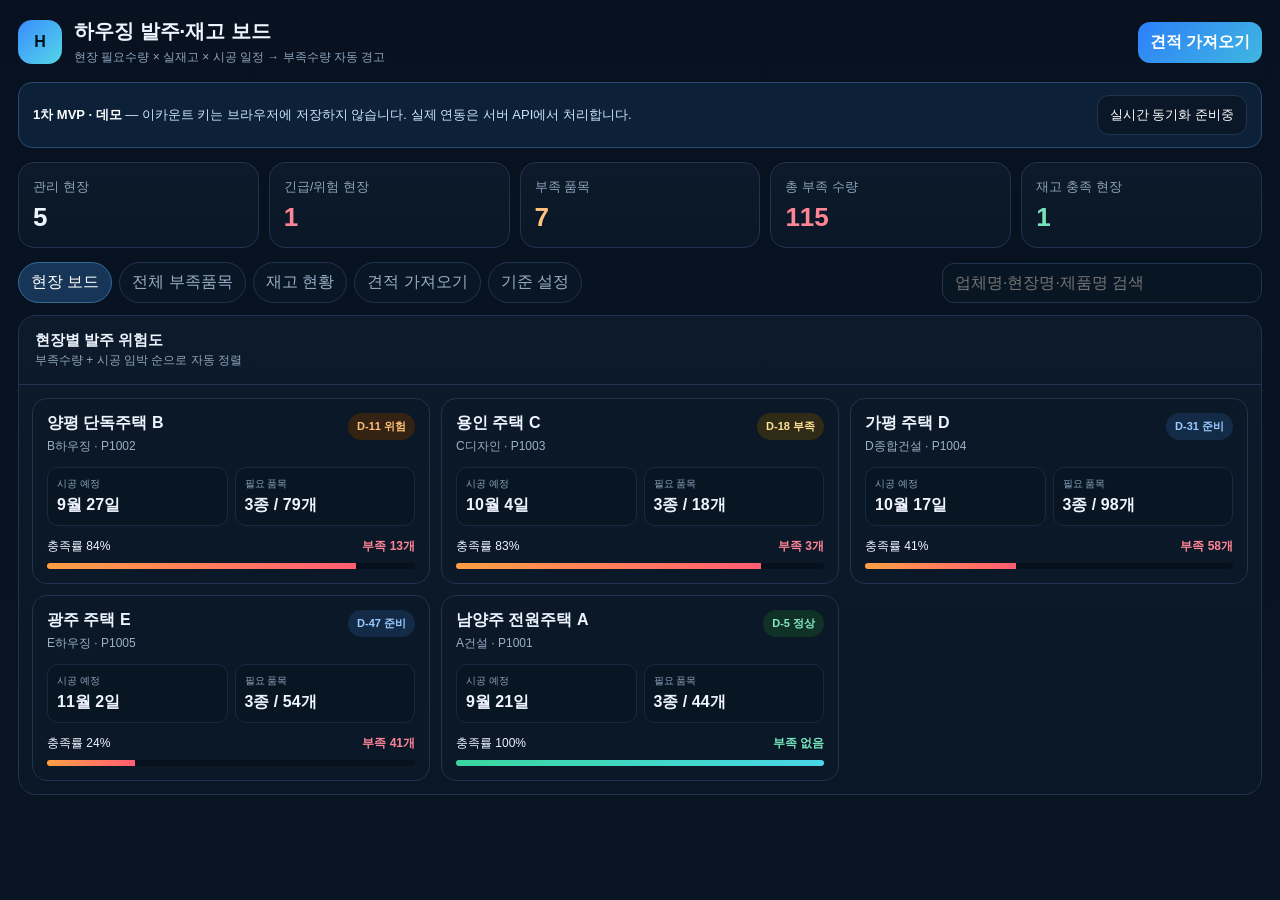
<file: housing-order-board/index.html>
<!doctype html><html lang="ko"><head><meta charset="utf-8"><meta name="viewport" content="width=device-width,initial-scale=1,viewport-fit=cover"><meta name="theme-color" content="#081321"><title>하우징 발주·재고 보드</title><style>:root{--bg:#07111f;--p:#0d1a2b;--p2:#0a1726;--line:#20344f;--t:#eef5ff;--m:#8ea5bf;--b:#4da3ff;--g:#3bd69f;--y:#ffd166;--o:#ff9f43;--r:#ff5d73}*{box-sizing:border-box}body{margin:0;background:linear-gradient(#07111f,#091523);color:var(--t);font-family:-apple-system,BlinkMacSystemFont,"Segoe UI",sans-serif;min-height:100vh}button,input,select{font:inherit}.app{max-width:1400px;margin:auto;padding:18px 18px 92px}.top{display:flex;align-items:center;justify-content:space-between;gap:12px;margin-bottom:16px}.brand{display:flex;gap:12px;align-items:center}.logo{width:44px;height:44px;border-radius:14px;display:grid;place-items:center;background:linear-gradient(135deg,#398cff,#55d7e8);color:#06111f;font-weight:900}.title{font-size:20px;font-weight:900}.sub{font-size:12px;color:var(--m);margin-top:4px}.btn{border:1px solid var(--line);background:#0a1726;color:#fff;padding:10px 12px;border-radius:12px;cursor:pointer}.btn.pri{background:linear-gradient(135deg,#2d7ff9,#3fb7df);border:0;font-weight:800}.banner{display:flex;justify-content:space-between;gap:10px;align-items:center;background:#0c2037;border:1px solid #294a70;border-radius:14px;padding:12px 14px;font-size:13px;color:#cfe5ff;margin-bottom:14px}.banner b{color:#fff}.kpis{display:grid;grid-template-columns:repeat(5,1fr);gap:10px;margin-bottom:14px}.k{background:linear-gradient(var(--p),var(--p2));border:1px solid var(--line);border-radius:16px;padding:14px}.k small{color:var(--m)}.k strong{display:block;font-size:26px;margin-top:6px}.danger{color:#ff8596}.warn{color:#ffc27f}.ok{color:#76e3ba}.tools{display:flex;justify-content:space-between;gap:10px;align-items:center;margin:12px 0}.tabs{display:flex;gap:7px;overflow:auto}.tab{white-space:nowrap;border:1px solid var(--line);background:#091625;color:#98aec6;padding:9px 12px;border-radius:999px;cursor:pointer}.tab.active{background:#173657;color:#fff;border-color:#346995}.search{min-width:320px;background:#081522;border:1px solid var(--line);color:#fff;padding:10px 12px;border-radius:12px}.panel{background:linear-gradient(var(--p),var(--p2));border:1px solid var(--line);border-radius:18px;overflow:hidden}.ph{padding:15px 16px;border-bottom:1px solid var(--line);display:flex;justify-content:space-between;gap:10px}.ph b{font-size:15px}.ph span{font-size:12px;color:var(--m)}.grid{display:grid;grid-template-columns:repeat(3,1fr);gap:11px;padding:13px}.card{background:#0b1828;border:1px solid var(--line);border-radius:15px;padding:14px;cursor:pointer}.card:hover{border-color:#3b638d}.ct{display:flex;justify-content:space-between;gap:10px}.site{font-weight:850}.company{font-size:12px;color:#9bb0c7;margin-top:4px}.badge{font-size:11px;font-weight:850;padding:6px 9px;border-radius:999px;height:max-content}.red{background:#331724;color:#ff91a1}.orange{background:#342313;color:#ffc079}.yellow{background:#302b16;color:#ffe195}.blue{background:#132b47;color:#9acbff}.green{background:#103126;color:#87e8c5}.meta{display:grid;grid-template-columns:1fr 1fr;gap:7px;margin:12px 0}.m{background:#081522;border:1px solid #172a42;border-radius:11px;padding:9px}.m small{display:block;color:var(--m);font-size:10px;margin-bottom:4px}.row{display:flex;justify-content:space-between;align-items:center;font-size:12px}.progress{height:6px;background:#07111d;border-radius:99px;margin-top:8px;overflow:hidden}.bar{height:100%;background:linear-gradient(90deg,#3bd69f,#49d6e9)}.bar.bad{background:linear-gradient(90deg,#ff9f43,#ff5d73)}table{border-collapse:collapse;width:100%}th,td{padding:12px 13px;border-bottom:1px solid #1b2f48;text-align:left;font-size:13px}th{background:#0d1d30;color:#8ea5bf;font-size:11px;position:sticky;top:0}td.num,th.num{text-align:right}.tw{overflow:auto;max-height:650px}.hidden{display:none!important}.import{padding:15px;display:grid;grid-template-columns:1fr 1fr;gap:12px}.drop{border:1px dashed #3e5b7d;border-radius:15px;min-height:230px;display:flex;flex-direction:column;align-items:center;justify-content:center;text-align:center;padding:18px}.drop p{font-size:13px;color:var(--m);line-height:1.6;max-width:460px}.drop input{display:none}.code{background:#07131f;border:1px solid var(--line);border-radius:13px;padding:13px;white-space:pre;overflow:auto;font:12px ui-monospace,SFMono-Regular,Menlo,monospace;color:#bcd1e7}.settings{padding:15px;display:grid;grid-template-columns:1fr 1fr;gap:12px}.box{background:#0a1726;border:1px solid var(--line);border-radius:14px;padding:14px}.field{display:flex;gap:8px;align-items:center;margin-top:9px}.field label{width:100px;color:var(--m);font-size:12px}.field input,.field select{flex:1;background:#07131f;border:1px solid var(--line);color:#fff;border-radius:10px;padding:9px}.modalbg{position:fixed;inset:0;background:#000a;display:grid;place-items:center;padding:16px;z-index:20}.modal{width:min(950px,100%);max-height:90vh;overflow:auto;background:#0b1726;border:1px solid #29425f;border-radius:18px}.mh{padding:15px;border-bottom:1px solid var(--line);display:flex;justify-content:space-between}.mb{padding:15px}.close{border:0;background:none;color:#fff;font-size:24px}.bottom{display:none}@media(max-width:1000px){.kpis{grid-template-columns:repeat(3,1fr)}.grid{grid-template-columns:repeat(2,1fr)}}@media(max-width:720px){.app{padding:12px 12px 88px}.top .btn{display:none}.kpis{grid-template-columns:repeat(2,1fr);gap:8px}.k strong{font-size:22px}.tools{flex-direction:column;align-items:stretch}.search{min-width:0;width:100%}.grid{grid-template-columns:1fr;padding:9px}.import,.settings{grid-template-columns:1fr}.hideM{display:none}.bottom{display:grid;grid-template-columns:repeat(4,1fr);position:fixed;left:9px;right:9px;bottom:9px;background:#091726f2;border:1px solid #284661;border-radius:16px;padding:6px;z-index:10}.bottom button{border:0;background:none;color:#8fa8c2;padding:8px 3px;border-radius:10px}.bottom button.active{background:#193a5a;color:#fff}}</style></head><body><div class="app"><div class="top"><div class="brand"><div class="logo">H</div><div><div class="title">하우징 발주·재고 보드</div><div class="sub">현장 필요수량 × 실재고 × 시공 일정 → 부족수량 자동 경고</div></div></div><button class="btn pri" data-tab="import">견적 가져오기</button></div><div class="banner"><div><b>1차 MVP · 데모</b> — 이카운트 키는 브라우저에 저장하지 않습니다. 실제 연동은 서버 API에서 처리합니다.</div><button class="btn" disabled>실시간 동기화 준비중</button></div><div class="kpis" id="kpis"></div><div class="tools"><div class="tabs"><button class="tab active" data-tab="board">현장 보드</button><button class="tab" data-tab="shortage">전체 부족품목</button><button class="tab" data-tab="inventory">재고 현황</button><button class="tab" data-tab="import">견적 가져오기</button><button class="tab" data-tab="settings">기준 설정</button></div><input class="search" id="q" placeholder="업체명·현장명·제품명 검색"></div><section class="panel" id="v-board"><div class="ph"><div><b>현장별 발주 위험도</b><br><span>부족수량 + 시공 임박 순으로 자동 정렬</span></div></div><div class="grid" id="cards"></div></section><section class="panel hidden" id="v-shortage"><div class="ph"><div><b>전체 부족품목</b><br><span>모든 미완료 현장의 예정 수요를 합산</span></div></div><div class="tw"><table><thead><tr><th>제품</th><th class="hideM">품목코드</th><th class="num">실재고</th><th class="num">전체 필요</th><th class="num">부족</th><th>최초 필요 현장</th></tr></thead><tbody id="shortBody"></tbody></table></div></section><section class="panel hidden" id="v-inventory"><div class="ph"><div><b>재고 현황</b><br><span>실운영 시 ECOUNT 재고현황 API 데이터로 교체</span></div></div><div class="tw"><table><thead><tr><th>제품</th><th>품목코드</th><th class="num">실재고</th><th class="num">예정수요</th><th class="num">가용</th><th>상태</th></tr></thead><tbody id="invBody"></tbody></table></div></section><section class="panel hidden" id="v-import"><div class="ph"><div><b>견적 데이터 가져오기</b><br><span>최종 검토 완료 견적을 표준 JSON으로 반영</span></div></div><div class="import"><label class="drop"><div style="font-size:34px">⇧</div><b>JSON 견적 파일 선택</b><p>업체명, 현장명, 시공일, 품목코드, 제품명, 수량을 읽습니다. 다음 단계에서 엑셀/HTML 견적서 파서를 추가합니다.</p><input id="file" type="file" accept=".json,application/json"><button type="button" class="btn pri" onclick="file.click()">파일 선택</button></label><div><b>표준 입력 예시</b><div class="code" id="sample" style="margin-top:10px"></div><div style="display:flex;gap:8px;margin-top:10px"><button class="btn" id="sampleDown">샘플 다운로드</button><button class="btn" id="reset">데모 초기화</button></div></div></div></section><section class="panel hidden" id="v-settings"><div class="ph"><div><b>경고 기준</b><br><span>사내 생산품은 추후 품목별 리드타임 기준도 추가</span></div></div><div class="settings"><div class="box"><b>시공 일정 경고</b><div class="field"><label>긴급</label><input id="d7" type="number"></div><div class="field"><label>주의</label><input id="d14" type="number"></div><div class="field"><label>준비</label><input id="d30" type="number"></div></div><div class="box"><b>재고 선점 계산</b><div class="field"><label>예약 반영</label><select id="reserve"><option value="on">반영</option><option value="off">미반영</option></select></div><p class="sub">가용재고 = 실재고 - 먼저 시공되는 현장 예약수량. 동일 재고 중복 계산을 방지합니다.</p><button class="btn pri" id="saveSet">설정 저장</button></div></div></section></div><nav class="bottom"><button class="active" data-tab="board">▦<br>현장</button><button data-tab="shortage">!<br>부족</button><button data-tab="inventory">▤<br>재고</button><button data-tab="import">⇧<br>견적</button></nav><div id="modal"></div><script>const BASE={inventory:[{code:'DL-15-NW',name:'6인치 다운라이트 15W 주백색',stock:64},{code:'MAG-20-BK',name:'마그네틱 20W 블랙',stock:18},{code:'FAN-52-WH',name:'실링팬 52인치 화이트',stock:3},{code:'T5-1200',name:'T5 1200 20W',stock:52},{code:'SW-2-WH',name:'2구 스위치 화이트',stock:31},{code:'PD-1800',name:'라인 펜던트 1800',stock:2},{code:'GD-7W',name:'지중등 7W 방수형',stock:8}],projects:[{id:'P1001',company:'A건설',site:'남양주 전원주택 A',installDate:'2026-09-22',items:[{code:'DL-15-NW',qty:32},{code:'FAN-52-WH',qty:2},{code:'SW-2-WH',qty:10}]},{id:'P1002',company:'B하우징',site:'양평 단독주택 B',installDate:'2026-09-28',items:[{code:'DL-15-NW',qty:45},{code:'MAG-20-BK',qty:14},{code:'T5-1200',qty:20}]},{id:'P1003',company:'C디자인',site:'용인 주택 C',installDate:'2026-10-05',items:[{code:'FAN-52-WH',qty:3},{code:'PD-1800',qty:3},{code:'SW-2-WH',qty:12}]},{id:'P1004',company:'D종합건설',site:'가평 주택 D',installDate:'2026-10-18',items:[{code:'DL-15-NW',qty:38},{code:'T5-1200',qty:44},{code:'GD-7W',qty:16}]},{id:'P1005',company:'E하우징',site:'광주 주택 E',installDate:'2026-11-03',items:[{code:'MAG-20-BK',qty:12},{code:'DL-15-NW',qty:28},{code:'SW-2-WH',qty:14}]}]};let state=JSON.parse(localStorage.getItem('hb-state')||'null')||structuredClone(BASE),set=JSON.parse(localStorage.getItem('hb-set')||'null')||{d7:7,d14:14,d30:30,reserve:'on'},query='';const now=new Date('2026-09-17T00:00:00+09:00');const name=c=>state.inventory.find(x=>x.code===c)?.name||c;const days=d=>Math.ceil((new Date(d+'T00:00:00+09:00')-now)/86400000);const fmt=d=>new Intl.DateTimeFormat('ko-KR',{month:'short',day:'numeric'}).format(new Date(d+'T00:00:00+09:00'));const esc=s=>String(s??'').replace(/[&<>\"']/g,c=>({'&':'&amp;','<':'&lt;','>':'&gt;','\"':'&quot;',"'":'&#39;'}[c]));function alloc(){let st=Object.fromEntries(state.inventory.map(x=>[x.code,x.stock])),r={};for(const p of [...state.projects].sort((a,b)=>a.installDate.localeCompare(b.installDate))){r[p.id]={};for(const i of p.items){let a=st[i.code]||0,sh=Math.max(0,i.qty-a);r[p.id][i.code]={a,sh};if(set.reserve==='on')st[i.code]=Math.max(0,a-i.qty)}}return r}function ps(p){let a=alloc()[p.id]||{},req=0,sh=0;p.items.forEach(i=>{req+=i.qty;sh+=a[i.code]?.sh||0});return{req,sh,c:req?Math.round((req-sh)/req*100):100}}function risk(p){let d=days(p.installDate),sh=ps(p).sh;if(sh&&d<=set.d7)return['D-'+Math.max(0,d)+' 긴급','red',5];if(sh&&d<=set.d14)return['D-'+Math.max(0,d)+' 위험','orange',4];if(sh&&d<=set.d30)return['D-'+Math.max(0,d)+' 부족','yellow',3];if(sh)return['D-'+Math.max(0,d)+' 준비','blue',2];return['D-'+Math.max(0,d)+' 정상','green',1]}function ag(){let m=Object.fromEntries(state.inventory.map(x=>[x.code,{...x,required:0,sites:[]} ]));state.projects.forEach(p=>p.items.forEach(i=>{m[i.code]??={code:i.code,name:i.code,stock:0,required:0,sites:[]};m[i.code].required+=i.qty;m[i.code].sites.push({site:p.site,date:p.installDate})}));return Object.values(m).map(x=>({...x,short:Math.max(0,x.required-x.stock),available:Math.max(0,x.stock-x.required)}))}function render(){let a=ag(),urgent=state.projects.filter(p=>risk(p)[2]>=4).length,si=a.filter(x=>x.short).length,total=a.reduce((s,x)=>s+x.short,0),ready=state.projects.filter(p=>!ps(p).sh).length;kpis.innerHTML=`<div class=k><small>관리 현장</small><strong>${state.projects.length}</strong></div><div class=k><small>긴급/위험 현장</small><strong class=danger>${urgent}</strong></div><div class=k><small>부족 품목</small><strong class=warn>${si}</strong></div><div class=k><small>총 부족 수량</small><strong class=danger>${total}</strong></div><div class=k><small>재고 충족 현장</small><strong class=ok>${ready}</strong></div>`;let rows=state.projects.filter(p=>!query||[p.company,p.site,p.id,...p.items.flatMap(i=>[i.code,name(i.code)])].join(' ').toLowerCase().includes(query)).sort((a,b)=>risk(b)[2]-risk(a)[2]||a.installDate.localeCompare(b.installDate));cards.innerHTML=rows.map(p=>{let s=ps(p),r=risk(p);return`<div class=card onclick="openP('${p.id}')"><div class=ct><div><div class=site>${esc(p.site)}</div><div class=company>${esc(p.company)} · ${p.id}</div></div><span class="badge ${r[1]}">${r[0]}</span></div><div class=meta><div class=m><small>시공 예정</small><b>${fmt(p.installDate)}</b></div><div class=m><small>필요 품목</small><b>${p.items.length}종 / ${s.req}개</b></div></div><div class=row><span>충족률 ${s.c}%</span>${s.sh?`<b class=danger>부족 ${s.sh}개</b>`:'<b class=ok>부족 없음</b>'}</div><div class=progress><div class="bar ${s.sh?'bad':''}" style="width:${s.c}%"></div></div></div>`}).join('');shortBody.innerHTML=a.filter(x=>x.short&&(!query||(x.name+' '+x.code+' '+x.sites.map(s=>s.site).join(' ')).toLowerCase().includes(query))).sort((a,b)=>b.short-a.short).map(x=>{let s=[...x.sites].sort((a,b)=>a.date.localeCompare(b.date))[0];return`<tr><td><b>${esc(x.name)}</b></td><td class=hideM>${x.code}</td><td class=num>${x.stock}</td><td class=num>${x.required}</td><td class="num danger">-${x.short}</td><td>${esc(s?.site||'-')} · ${s?fmt(s.date):'-'}</td></tr>`}).join('')||'<tr><td colspan=6>부족 품목 없음</td></tr>';invBody.innerHTML=a.filter(x=>!query||(x.name+' '+x.code).toLowerCase().includes(query)).map(x=>`<tr><td><b>${esc(x.name)}</b></td><td>${x.code}</td><td class=num>${x.stock}</td><td class=num>${x.required}</td><td class=num>${x.available}</td><td>${x.short?`<b class=danger>부족 ${x.short}</b>`:'<b class=ok>정상</b>'}</td></tr>`).join('');d7.value=set.d7;d14.value=set.d14;d30.value=set.d30;reserve.value=set.reserve}function openP(id){let p=state.projects.find(x=>x.id===id),aa=alloc()[id],s=ps(p),r=risk(p);modal.innerHTML=`<div class=modalbg onclick="if(event.target===this)modal.innerHTML='' "><div class=modal><div class=mh><div><div class=site>${esc(p.site)}</div><div class=company>${esc(p.company)} · ${fmt(p.installDate)} · ${r[0]}</div></div><button class=close onclick="modal.innerHTML=''">×</button></div><div class=mb><div class=kpis style="grid-template-columns:repeat(3,1fr)"><div class=k><small>총 필요</small><strong>${s.req}</strong></div><div class=k><small>부족</small><strong class=danger>${s.sh}</strong></div><div class=k><small>충족률</small><strong>${s.c}%</strong></div></div><div class=tw><table><thead><tr><th>제품</th><th>코드</th><th class=num>필요</th><th class=num>순번기준 가용</th><th class=num>부족</th></tr></thead><tbody>${p.items.map(i=>`<tr><td>${esc(name(i.code))}</td><td>${i.code}</td><td class=num>${i.qty}</td><td class=num>${aa[i.code].a}</td><td class="num ${aa[i.code].sh?'danger':'ok'}">${aa[i.code].sh||0}</td></tr>`).join('')}</tbody></table></div></div></div></div>`}function tab(t){document.querySelectorAll('[id^=v-]').forEach(x=>x.classList.add('hidden'));document.getElementById('v-'+t).classList.remove('hidden');document.querySelectorAll('[data-tab]').forEach(x=>x.classList.toggle('active',x.dataset.tab===t))}document.querySelectorAll('[data-tab]').forEach(x=>x.onclick=()=>tab(x.dataset.tab));q.oninput=e=>{query=e.target.value.trim().toLowerCase();render()};const sampleData={projects:[{id:'P2001',company:'샘플하우징',site:'샘플 현장',installDate:'2026-10-12',items:[{code:'DL-15-NW',qty:24},{code:'FAN-52-WH',qty:2}]}]};sample.textContent=JSON.stringify(sampleData,null,2);function down(n,o){let a=document.createElement('a');a.href=URL.createObjectURL(new Blob([JSON.stringify(o,null,2)],{type:'application/json'}));a.download=n;a.click()}sampleDown.onclick=()=>down('housing-estimate-sample.json',sampleData);reset.onclick=()=>{if(confirm('데모 데이터로 초기화할까요?')){state=structuredClone(BASE);localStorage.setItem('hb-state',JSON.stringify(state));render()}};file.onchange=async e=>{try{let d=JSON.parse(await e.target.files[0].text());if(!Array.isArray(d.projects))throw Error('projects 배열 없음');d.projects.forEach(p=>{if(!p.id||!p.site||!p.company||!p.installDate||!Array.isArray(p.items))throw Error('현장 필수값 누락');let i=state.projects.findIndex(x=>x.id===p.id);p.items=p.items.map(x=>({code:String(x.code),qty:Number(x.qty)}));i>=0?state.projects[i]=p:state.projects.push(p)});localStorage.setItem('hb-state',JSON.stringify(state));render();tab('board');alert('견적 반영 완료')}catch(err){alert('가져오기 실패: '+err.message)}};saveSet.onclick=()=>{let a=+d7.value,b=+d14.value,c=+d30.value;if(!(a<b&&b<c))return alert('긴급 < 주의 < 준비 순서로 입력');set={d7:a,d14:b,d30:c,reserve:reserve.value};localStorage.setItem('hb-set',JSON.stringify(set));render();alert('저장 완료')};render();</script></body></html>
</file>
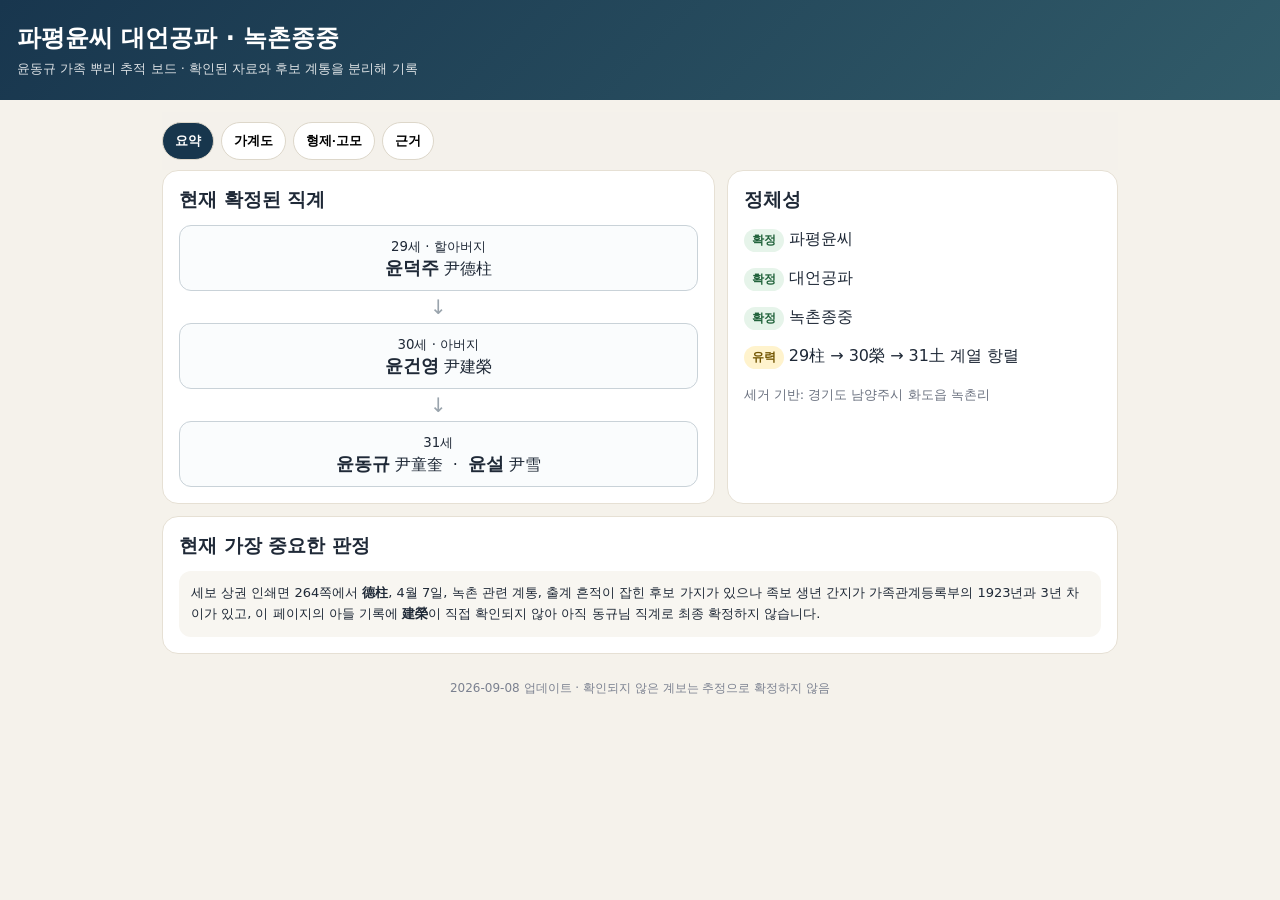
<file: papyeong-yoon-roots/index.html>
<!doctype html>
<html lang="ko"><head><meta charset="utf-8"><meta name="viewport" content="width=device-width,initial-scale=1">
<title>파평윤씨 대언공파 · 녹촌종중 뿌리 보드</title>
<style>
:root{--bg:#f5f2eb;--card:#fff;--ink:#1f2937;--muted:#6b7280;--nav:#17364d;--line:#ddd7ca;--ok:#e6f4ea;--likely:#fff3cd;--warn:#eef2f6}*{box-sizing:border-box}body{margin:0;background:var(--bg);color:var(--ink);font-family:system-ui,-apple-system,"Noto Sans KR","Malgun Gothic",sans-serif}header{background:linear-gradient(135deg,#18364e,#315b69);color:#fff;padding:22px 17px}header h1{font-size:24px;margin:0 0 6px}header p{font-size:13px;margin:0;opacity:.85}.wrap{max-width:980px;margin:auto;padding:12px}.tabs{position:sticky;top:0;z-index:5;background:#f5f2ebf2;display:flex;gap:7px;overflow:auto;padding:10px 0}.tabs button{border:1px solid var(--line);background:#fff;border-radius:999px;padding:9px 12px;white-space:nowrap;font-weight:700}.tabs button.active{background:var(--nav);color:#fff}section{display:none}section.show{display:block}.grid{display:grid;grid-template-columns:repeat(12,1fr);gap:12px}.card{grid-column:span 12;background:var(--card);border:1px solid #e6e0d4;border-radius:16px;padding:16px}@media(min-width:760px){.c6{grid-column:span 6}.c7{grid-column:span 7}.c5{grid-column:span 5}}h2{font-size:19px;margin:0 0 12px}.sub{font-size:13px;color:var(--muted);line-height:1.55}.note{background:#f8f6f1;border-radius:12px;padding:12px;font-size:13px;line-height:1.6}.badge{display:inline-block;border-radius:999px;padding:3px 8px;font-size:12px;font-weight:800}.ok{background:var(--ok);color:#22633c}.likely{background:var(--likely);color:#725500}.pending{background:var(--warn);color:#596274}.person{border:1px solid #c9d2d8;border-radius:12px;padding:10px;text-align:center;background:#fafcfd}.person b{font-size:18px}.arrow{text-align:center;color:#9aa4ad;font-size:20px;margin:4px}table{width:100%;border-collapse:collapse;font-size:13px}th,td{padding:9px;border-bottom:1px solid #ece8df;text-align:left;vertical-align:top}th{background:#faf8f3}.scroll{overflow:auto}.family-svg{width:100%;height:auto;background:#fbfaf6;border:1px solid #ddd6c9;border-radius:14px}footer{text-align:center;color:#7b8190;font-size:12px;padding:26px}
</style></head><body>
<header><h1>파평윤씨 대언공파 · 녹촌종중</h1><p>윤동규 가족 뿌리 추적 보드 · 확인된 자료와 후보 계통을 분리해 기록</p></header>
<div class="wrap"><div class="tabs"><button class="active" data-tab="summary">요약</button><button data-tab="tree">가계도</button><button data-tab="family">형제·고모</button><button data-tab="evidence">근거</button></div>
<section id="summary" class="show"><div class="grid"><div class="card c7"><h2>현재 확정된 직계</h2><div class="person"><small>29세 · 할아버지</small><br><b>윤덕주</b> 尹德柱</div><div class="arrow">↓</div><div class="person"><small>30세 · 아버지</small><br><b>윤건영</b> 尹建榮</div><div class="arrow">↓</div><div class="person"><small>31세</small><br><b>윤동규</b> 尹童奎 &nbsp;·&nbsp; <b>윤설</b> 尹雪</div></div><div class="card c5"><h2>정체성</h2><p><span class="badge ok">확정</span> 파평윤씨</p><p><span class="badge ok">확정</span> 대언공파</p><p><span class="badge ok">확정</span> 녹촌종중</p><p><span class="badge likely">유력</span> 29柱 → 30榮 → 31土 계열 항렬</p><p class="sub">세거 기반: 경기도 남양주시 화도읍 녹촌리</p></div><div class="card"><h2>현재 가장 중요한 판정</h2><div class="note">세보 상권 인쇄면 264쪽에서 <b>德柱</b>, 4월 7일, 녹촌 관련 계통, 출계 흔적이 잡힌 후보 가지가 있으나 족보 생년 간지가 가족관계등록부의 1923년과 3년 차이가 있고, 이 페이지의 아들 기록에 <b>建榮</b>이 직접 확인되지 않아 아직 동규님 직계로 최종 확정하지 않습니다.</div></div></div></section>
<section id="tree"><div class="grid"><div class="card"><h2>족보 가계도</h2><p class="sub">실선은 가족관계상 확정. 점선/황색은 세보 후보 가지입니다.</p><svg class="family-svg" viewBox="0 0 760 780" role="img" aria-label="파평윤씨 대언공파 가계도"><defs><style>.t{font:700 17px system-ui}.s{font:13px system-ui;fill:#59636e}.box{rx:12;ry:12;stroke:#7b8b94;stroke-width:1.5}.ln{stroke:#75838b;stroke-width:2}.dash{stroke:#b88a2c;stroke-width:2;stroke-dasharray:7 6}</style></defs><text x="380" y="32" text-anchor="middle" class="t">세보 후보 상계</text><rect x="250" y="55" width="260" height="58" fill="#fff7df" class="box"/><text x="380" y="80" text-anchor="middle" class="t">25세 윤명휘 尹明暉</text><text x="380" y="101" text-anchor="middle" class="s">후보 가지 · 검증 중</text><line x1="380" y1="113" x2="380" y2="135" class="dash"/><rect x="250" y="135" width="260" height="58" fill="#fff7df" class="box"/><text x="380" y="160" text-anchor="middle" class="t">26세 윤재붕 尹載鵬</text><text x="380" y="181" text-anchor="middle" class="s">후보 가지 · 검증 중</text><line x1="380" y1="193" x2="380" y2="215" class="dash"/><rect x="250" y="215" width="260" height="58" fill="#fff7df" class="box"/><text x="380" y="240" text-anchor="middle" class="t">27세 윤봉현 尹鳳鉉</text><text x="380" y="261" text-anchor="middle" class="s">세보 264면 후보 계통</text><line x1="380" y1="273" x2="380" y2="295" class="dash"/><rect x="250" y="295" width="260" height="58" fill="#fff7df" class="box"/><text x="380" y="320" text-anchor="middle" class="t">28세 윤문수 尹文洙</text><text x="380" y="341" text-anchor="middle" class="s">후보 가지 · 德柱 입계 관련</text><line x1="380" y1="353" x2="380" y2="385" class="dash"/><text x="380" y="377" text-anchor="middle" class="s">후보 연결</text><rect x="250" y="390" width="260" height="72" fill="#f1f6f9" class="box"/><text x="380" y="416" text-anchor="middle" class="t">29세 윤덕주 尹德柱</text><text x="380" y="439" text-anchor="middle" class="s">가족관계 확정 · 세보 동일인 여부 검증 중</text><line x1="380" y1="462" x2="380" y2="500" class="ln"/><rect x="250" y="500" width="260" height="64" fill="#eef5ff" class="box"/><text x="380" y="526" text-anchor="middle" class="t">30세 윤건영 尹建榮</text><text x="380" y="548" text-anchor="middle" class="s">아버지 · 확정</text><line x1="380" y1="564" x2="380" y2="602" class="ln"/><line x1="205" y1="602" x2="555" y2="602" class="ln"/><line x1="205" y1="602" x2="205" y2="625" class="ln"/><line x1="555" y1="602" x2="555" y2="625" class="ln"/><rect x="80" y="625" width="250" height="68" fill="#eaf3ff" class="box"/><text x="205" y="652" text-anchor="middle" class="t">31세 윤동규 尹童奎</text><text x="205" y="675" text-anchor="middle" class="s">본인</text><rect x="430" y="625" width="250" height="68" fill="#fff0f4" class="box"/><text x="555" y="652" text-anchor="middle" class="t">31세 윤설 尹雪</text><text x="555" y="675" text-anchor="middle" class="s">누나</text><text x="380" y="740" text-anchor="middle" class="s">※ 25~28세 후보 계통은 원본 세보 추가 대조 후 확정</text></svg></div></div></section>
<section id="family"><div class="grid"><div class="card"><h2>큰아버지·아버지 세대</h2><div class="scroll"><table><thead><tr><th>정보</th><th>현재 확인 상태</th></tr></thead><tbody><tr><td>윤순영</td><td><span class="badge likely">가족전승 확실</span> 양자로 갔다는 가족 기억 있음. 세보에서 <b>順榮 + 出系</b> 조합을 별도 추적 중.</td></tr><tr><td>윤건영 尹建榮</td><td><span class="badge ok">확정</span> 동규님 아버지.</td></tr><tr><td>나머지 3명</td><td><span class="badge pending">미확정</span> 현재 후보 세보 페이지에는 <b>光榮·一榮·九榮·昌榮·完榮</b> 5명이 보이나, 이들을 동규님 큰아버지들과 동일인으로 확정하지 않음.</td></tr></tbody></table></div></div><div class="card"><h2>세보 264면 후보 가지에 적힌 30세 이름</h2><div class="note"><b>光榮(광영) · 一榮(일영) · 九榮(구영) · 昌榮(창영) · 完榮(완영)</b><br><br>가족 기억의 ‘광영’과 하나는 겹치지만, <b>建榮이 없기 때문에 현재는 후보 자료</b>입니다. 이름이 족보명과 생활명이 달랐을 가능성은 열어두고 있습니다.</div></div><div class="card"><h2>고모 기록</h2><div class="note">현재 확인한 윤덕주 후보 페이지(264~265면)에는 <b>女(딸) 항목이나 고모 이름이 직접 나오지 않습니다.</b> 따라서 지금 자료만으로 고모의 인원수나 이름을 확정할 수 없습니다. 여성 후손이 다른 방식으로 기재되었거나 생략된 경우가 있어 인접 페이지와 다른 권을 계속 확인해야 합니다.</div></div></div></section>
<section id="evidence"><div class="grid"><div class="card"><h2>핵심 근거</h2><div class="scroll"><table><thead><tr><th>자료</th><th>내용</th></tr></thead><tbody><tr><td>대언공파세보 상권</td><td>인쇄면 264~265쪽: 德柱 후보, 30세 자녀명, 출계 관련 문구 확인</td></tr><tr><td>가족관계등록부</td><td>윤덕주 생년월일 1923.04.07</td></tr><tr><td>가족 정보</td><td>윤건영 尹建榮, 윤동규 尹童奎, 윤설 尹雪</td></tr><tr><td>종중 자료</td><td>파평윤씨대언파 녹촌종중 · 남양주시 화도읍 녹촌리 기반</td></tr></tbody></table></div></div><div class="card"><h2>검증 원칙</h2><p class="sub">이름 하나가 같다고 직계로 연결하지 않습니다. 생년, 출계·입계, 자녀 구성, 녹촌 지명, 항렬을 함께 맞춰 동일인을 확정합니다.</p></div></div></section>
<footer>2026-09-08 업데이트 · 확인되지 않은 계보는 추정으로 확정하지 않음</footer></div><script>const bs=[...document.querySelectorAll('.tabs button')],ss=[...document.querySelectorAll('section')];bs.forEach(b=>b.onclick=()=>{bs.forEach(x=>x.classList.remove('active'));ss.forEach(x=>x.classList.remove('show'));b.classList.add('active');document.getElementById(b.dataset.tab).classList.add('show');scrollTo({top:0,behavior:'smooth'})});</script></body></html>
</file>
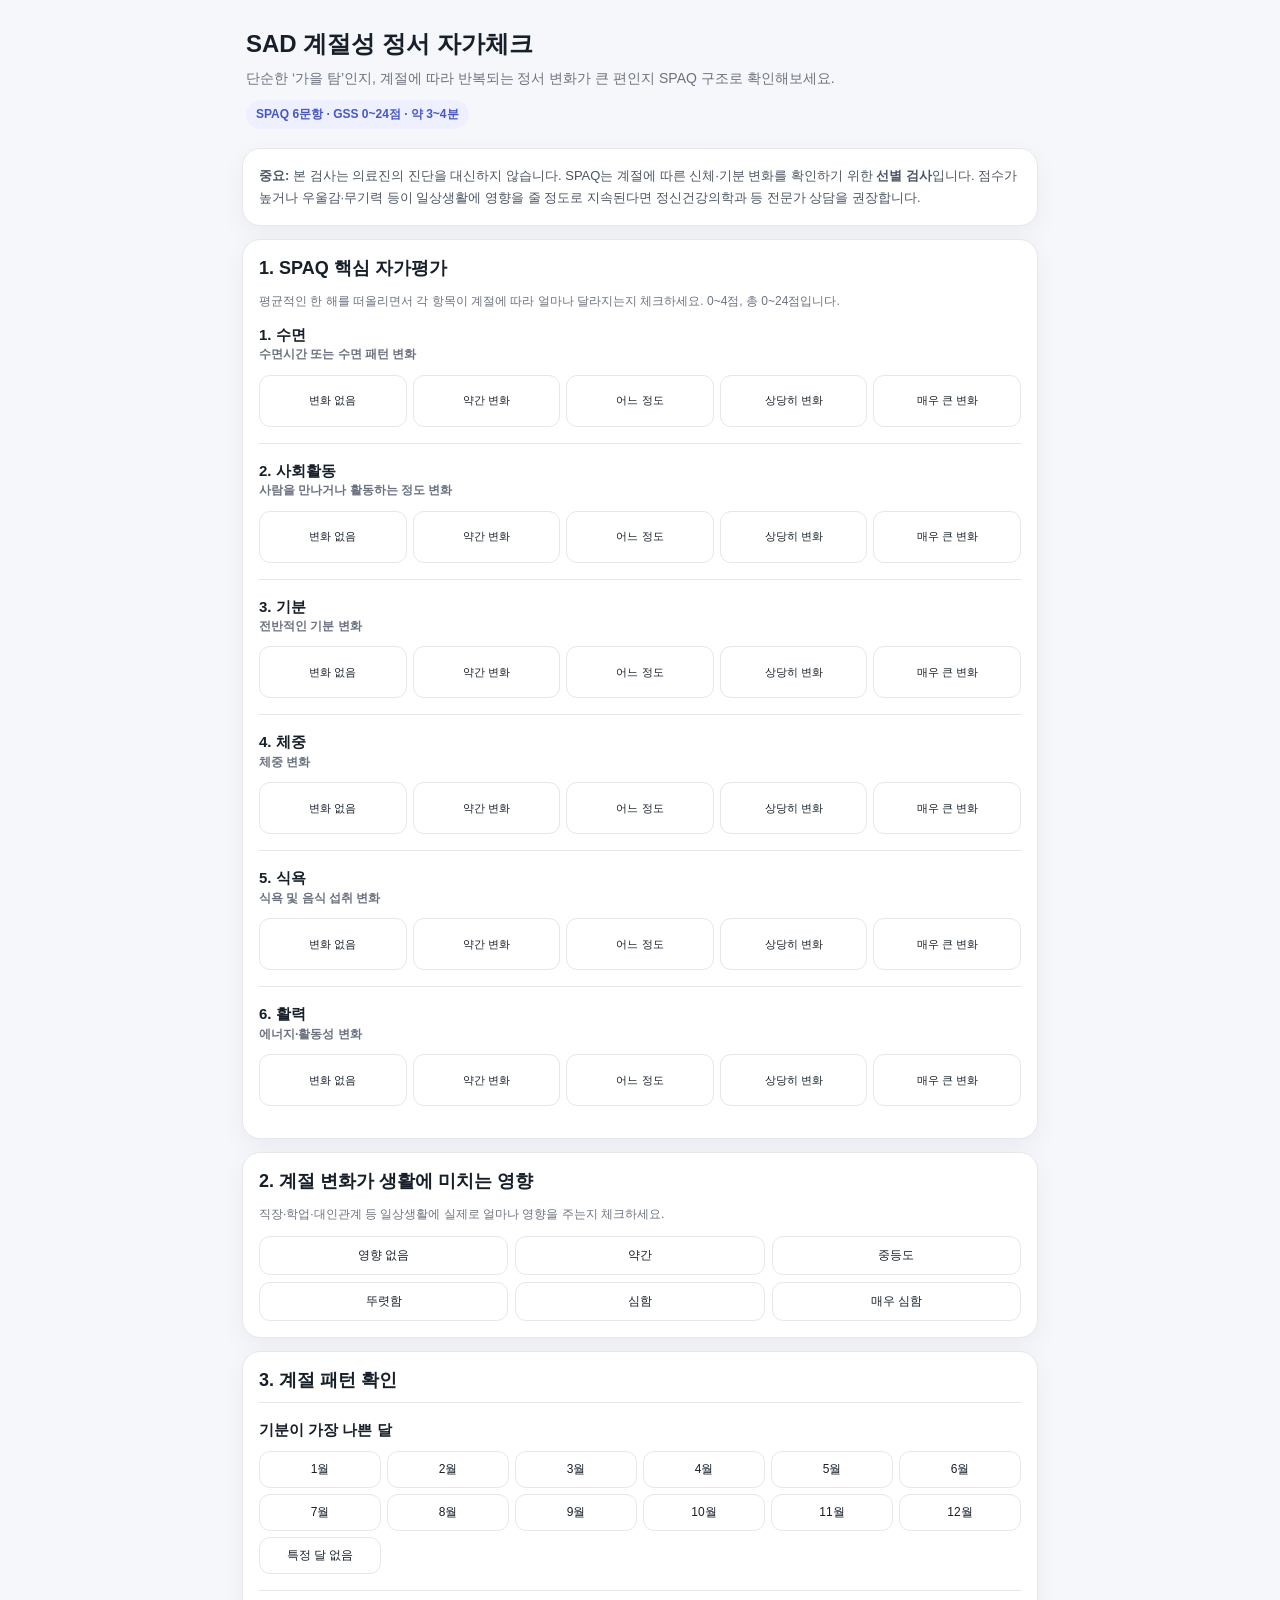
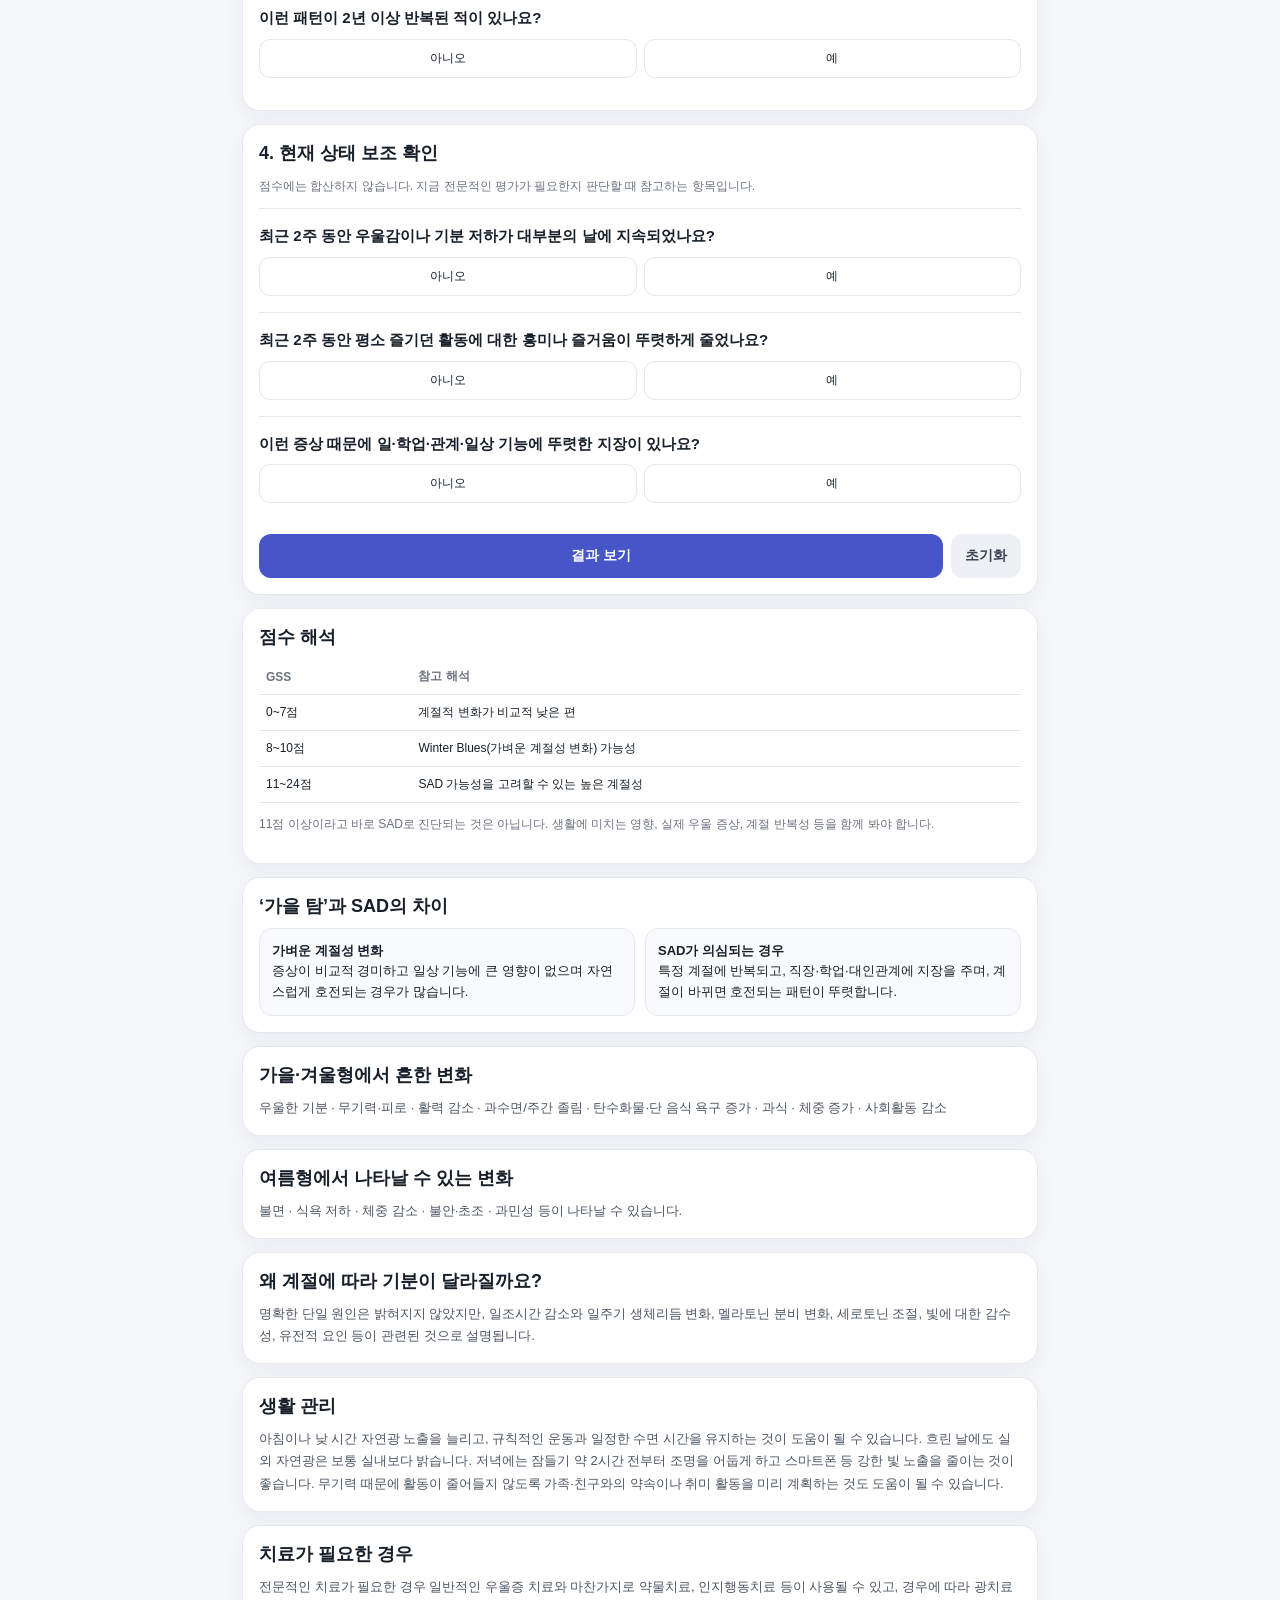
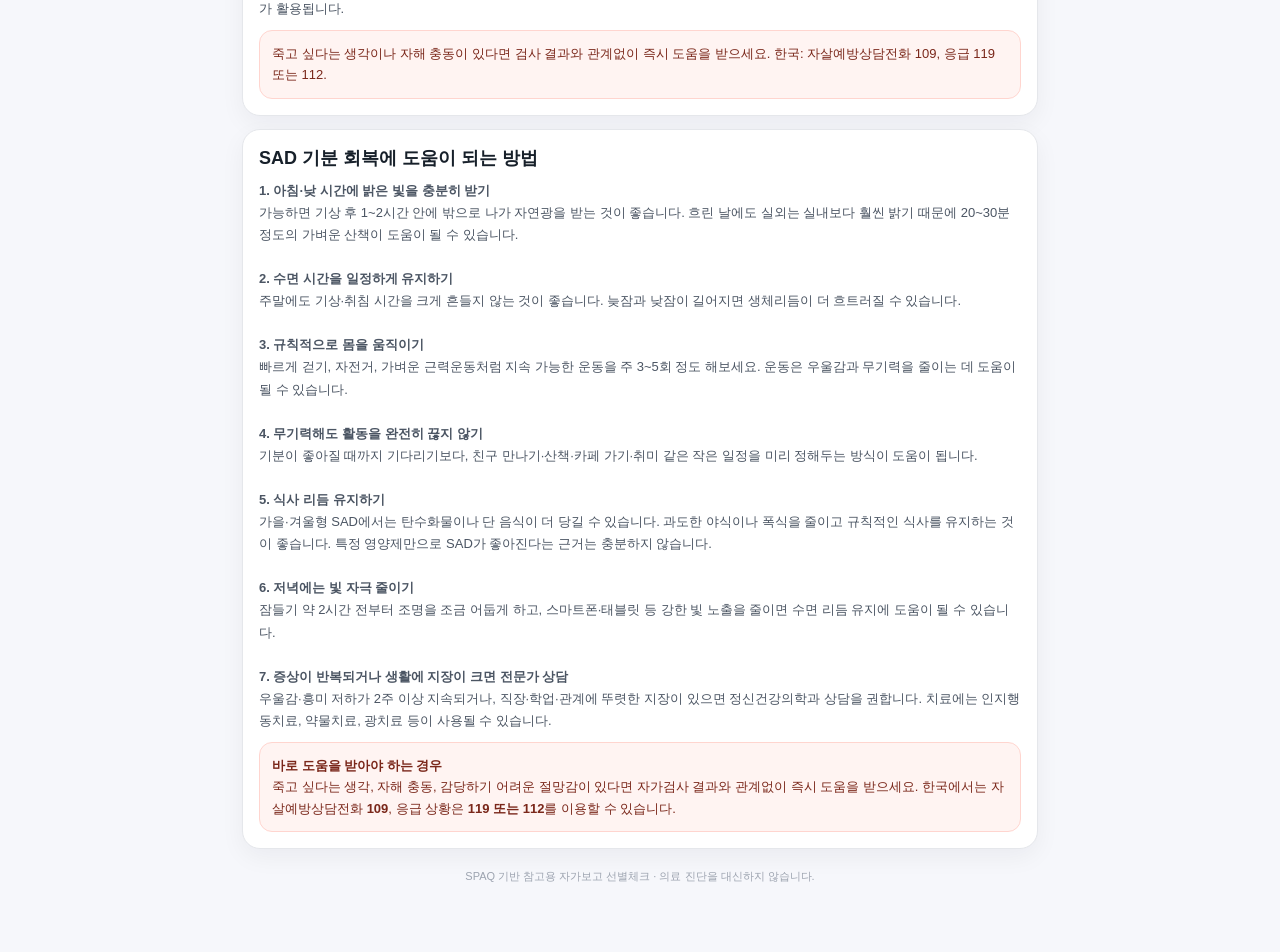
<file: sad-spaq/index.html>
<!doctype html>
<html lang="ko">
<head>
<meta charset="utf-8">
<meta name="viewport" content="width=device-width,initial-scale=1,viewport-fit=cover">
<title>SAD 계절성 정서 자가체크</title>
<meta name="description" content="SPAQ 6개 핵심문항과 GSS 점수를 중심으로 계절성 정서변화를 확인하는 참고용 자가체크">
<style>
:root{--bg:#f6f7fb;--card:#fff;--text:#17202a;--muted:#6b7280;--line:#e5e7eb;--accent:#4656c8;--soft:#eef0ff;--good:#147d64;--warn:#a65f00;--bad:#b42318}
*{box-sizing:border-box} body{margin:0;background:var(--bg);color:var(--text);font-family:-apple-system,BlinkMacSystemFont,"Segoe UI","Noto Sans KR",Arial,sans-serif}
.wrap{max-width:820px;margin:auto;padding:16px 12px 48px}.hero{padding:12px 4px 6px}h1{font-size:24px;margin:0 0 8px;line-height:1.3}.lead{margin:0;color:var(--muted);font-size:14px;line-height:1.65}
.badge{display:inline-block;margin-top:10px;background:var(--soft);color:var(--accent);font-size:12px;font-weight:800;padding:6px 10px;border-radius:999px}
.card{background:var(--card);border:1px solid var(--line);border-radius:18px;padding:16px;margin-top:13px;box-shadow:0 8px 24px rgba(15,23,42,.05)}
h2{font-size:18px;margin:0 0 10px}.info{font-size:13px;line-height:1.7;color:#4b5563}.muted{font-size:12px;color:var(--muted);line-height:1.6}
.q{padding:16px 0;border-top:1px solid var(--line)}.q:first-child{border-top:0;padding-top:0}.qtitle{font-size:15px;font-weight:800;line-height:1.45;margin-bottom:10px}
.scale{display:grid;grid-template-columns:repeat(5,1fr);gap:6px}.scale input,.problem input,.mcheck input,.yn input{display:none}
.scale label,.problem label,.mcheck label,.yn label{border:1px solid var(--line);border-radius:11px;background:#fff;text-align:center;cursor:pointer}
.scale label{display:flex;align-items:center;justify-content:center;min-height:52px;padding:6px 3px;font-size:11px}
.problem{display:grid;grid-template-columns:repeat(3,1fr);gap:7px}.problem label{padding:10px 7px;font-size:12px}
.months{display:grid;grid-template-columns:repeat(6,1fr);gap:6px}.mcheck label{display:block;padding:9px 3px;font-size:12px}
.yn{display:grid;grid-template-columns:1fr 1fr;gap:7px}.yn label{padding:10px 8px;font-size:12px}
.scale input:checked+label,.problem input:checked+label,.mcheck input:checked+label,.yn input:checked+label{border-color:var(--accent);background:var(--soft);color:var(--accent);font-weight:800;box-shadow:inset 0 0 0 1px var(--accent)}
.actions{display:flex;gap:8px;margin-top:15px}button{border:0;border-radius:12px;padding:13px 14px;font-weight:800;font-size:14px;cursor:pointer}.primary{background:var(--accent);color:#fff;flex:1}.secondary{background:#edf0f4;color:#374151}
.result{display:none}.scorebox{display:flex;gap:7px;align-items:flex-end}.score{font-size:46px;font-weight:900}.max{font-size:17px;color:var(--muted);padding-bottom:8px}.level{font-size:20px;font-weight:900;margin:8px 0}.bar{height:11px;border-radius:999px;background:#edf0f4;overflow:hidden;margin:10px 0 12px}.fill{height:100%;width:0;background:var(--accent);transition:.35s}
.note{border:1px solid var(--line);background:#f9fafb;border-radius:13px;padding:12px;font-size:13px;line-height:1.7}.alert{margin-top:10px;border:1px solid #ffd5cf;background:#fff4f2;color:#7a271a;border-radius:13px;padding:12px;font-size:13px;line-height:1.65}
.grid2{display:grid;grid-template-columns:1fr 1fr;gap:10px}.pill{background:#f9fafb;border:1px solid var(--line);border-radius:13px;padding:12px;font-size:13px;line-height:1.6}
table{width:100%;border-collapse:collapse;font-size:12px;margin-top:8px}th,td{padding:9px 7px;border-bottom:1px solid var(--line);text-align:left}th{color:var(--muted);font-weight:700}
a{color:var(--accent);text-decoration:none}.footer{text-align:center;color:#9ca3af;font-size:11px;padding:20px 8px}
@media(max-width:560px){h1{font-size:22px}.card{padding:14px}.scale{gap:4px}.scale label{font-size:10px;min-height:56px}.problem{grid-template-columns:repeat(2,1fr)}.months{grid-template-columns:repeat(4,1fr)}.grid2{grid-template-columns:1fr}}
</style>
</head>
<body>
<div class="wrap">
<section class="hero">
<h1>SAD 계절성 정서 자가체크</h1>
<p class="lead">단순한 ‘가을 탐’인지, 계절에 따라 반복되는 정서 변화가 큰 편인지 SPAQ 구조로 확인해보세요.</p>
<span class="badge">SPAQ 6문항 · GSS 0~24점 · 약 3~4분</span>
</section>
<section class="card info"><strong>중요:</strong> 본 검사는 의료진의 진단을 대신하지 않습니다. SPAQ는 계절에 따른 신체·기분 변화를 확인하기 위한 <strong>선별 검사</strong>입니다. 점수가 높거나 우울감·무기력 등이 일상생활에 영향을 줄 정도로 지속된다면 정신건강의학과 등 전문가 상담을 권장합니다.</section>
<section class="card"><h2>1. SPAQ 핵심 자가평가</h2><p class="muted">평균적인 한 해를 떠올리면서 각 항목이 계절에 따라 얼마나 달라지는지 체크하세요. 0~4점, 총 0~24점입니다.</p><div id="gss"></div></section>
<section class="card"><h2>2. 계절 변화가 생활에 미치는 영향</h2><p class="muted">직장·학업·대인관계 등 일상생활에 실제로 얼마나 영향을 주는지 체크하세요.</p><div class="problem" id="problem"></div></section>
<section class="card"><h2>3. 계절 패턴 확인</h2><div class="q"><div class="qtitle">기분이 가장 나쁜 달</div><div class="months" id="worst"></div></div><div class="q"><div class="qtitle">이런 패턴이 2년 이상 반복된 적이 있나요?</div><div class="yn"><input id="repN" name="repeat" type="radio" value="0"><label for="repN">아니오</label><input id="repY" name="repeat" type="radio" value="1"><label for="repY">예</label></div></div></section>
<section class="card"><h2>4. 현재 상태 보조 확인</h2><p class="muted">점수에는 합산하지 않습니다. 지금 전문적인 평가가 필요한지 판단할 때 참고하는 항목입니다.</p><div class="q"><div class="qtitle">최근 2주 동안 우울감이나 기분 저하가 대부분의 날에 지속되었나요?</div><div class="yn"><input id="d1n" name="d1" type="radio" value="0"><label for="d1n">아니오</label><input id="d1y" name="d1" type="radio" value="1"><label for="d1y">예</label></div></div><div class="q"><div class="qtitle">최근 2주 동안 평소 즐기던 활동에 대한 흥미나 즐거움이 뚜렷하게 줄었나요?</div><div class="yn"><input id="d2n" name="d2" type="radio" value="0"><label for="d2n">아니오</label><input id="d2y" name="d2" type="radio" value="1"><label for="d2y">예</label></div></div><div class="q"><div class="qtitle">이런 증상 때문에 일·학업·관계·일상 기능에 뚜렷한 지장이 있나요?</div><div class="yn"><input id="d3n" name="d3" type="radio" value="0"><label for="d3n">아니오</label><input id="d3y" name="d3" type="radio" value="1"><label for="d3y">예</label></div></div><div class="actions"><button class="primary" id="calc">결과 보기</button><button class="secondary" id="reset">초기화</button></div></section>
<section class="card result" id="result"><div class="muted">Global Seasonality Score (GSS)</div><div class="scorebox"><div class="score" id="score">0</div><div class="max">/ 24점</div></div><div class="bar"><div class="fill" id="fill"></div></div><div class="level" id="level"></div><div class="note" id="summary"></div><div class="alert" id="advice" style="display:none"></div></section>
<section class="card"><h2>점수 해석</h2><table><tr><th>GSS</th><th>참고 해석</th></tr><tr><td>0~7점</td><td>계절적 변화가 비교적 낮은 편</td></tr><tr><td>8~10점</td><td>Winter Blues(가벼운 계절성 변화) 가능성</td></tr><tr><td>11~24점</td><td>SAD 가능성을 고려할 수 있는 높은 계절성</td></tr></table><p class="muted">11점 이상이라고 바로 SAD로 진단되는 것은 아닙니다. 생활에 미치는 영향, 실제 우울 증상, 계절 반복성 등을 함께 봐야 합니다.</p></section>
<section class="card"><h2>‘가을 탐’과 SAD의 차이</h2><div class="grid2"><div class="pill"><strong>가벼운 계절성 변화</strong><br>증상이 비교적 경미하고 일상 기능에 큰 영향이 없으며 자연스럽게 호전되는 경우가 많습니다.</div><div class="pill"><strong>SAD가 의심되는 경우</strong><br>특정 계절에 반복되고, 직장·학업·대인관계에 지장을 주며, 계절이 바뀌면 호전되는 패턴이 뚜렷합니다.</div></div></section>
<section class="card"><h2>가을·겨울형에서 흔한 변화</h2><div class="info">우울한 기분 · 무기력·피로 · 활력 감소 · 과수면/주간 졸림 · 탄수화물·단 음식 욕구 증가 · 과식 · 체중 증가 · 사회활동 감소</div></section>
<section class="card"><h2>여름형에서 나타날 수 있는 변화</h2><div class="info">불면 · 식욕 저하 · 체중 감소 · 불안·초조 · 과민성 등이 나타날 수 있습니다.</div></section>
<section class="card"><h2>왜 계절에 따라 기분이 달라질까요?</h2><div class="info">명확한 단일 원인은 밝혀지지 않았지만, 일조시간 감소와 일주기 생체리듬 변화, 멜라토닌 분비 변화, 세로토닌 조절, 빛에 대한 감수성, 유전적 요인 등이 관련된 것으로 설명됩니다.</div></section>
<section class="card"><h2>생활 관리</h2><div class="info">아침이나 낮 시간 자연광 노출을 늘리고, 규칙적인 운동과 일정한 수면 시간을 유지하는 것이 도움이 될 수 있습니다. 흐린 날에도 실외 자연광은 보통 실내보다 밝습니다. 저녁에는 잠들기 약 2시간 전부터 조명을 어둡게 하고 스마트폰 등 강한 빛 노출을 줄이는 것이 좋습니다. 무기력 때문에 활동이 줄어들지 않도록 가족·친구와의 약속이나 취미 활동을 미리 계획하는 것도 도움이 될 수 있습니다.</div></section>
<section class="card"><h2>치료가 필요한 경우</h2><div class="info">전문적인 치료가 필요한 경우 일반적인 우울증 치료와 마찬가지로 약물치료, 인지행동치료 등이 사용될 수 있고, 경우에 따라 광치료가 활용됩니다.</div><div class="alert">죽고 싶다는 생각이나 자해 충동이 있다면 검사 결과와 관계없이 즉시 도움을 받으세요. 한국: 자살예방상담전화 109, 응급 119 또는 112.</div></section>
<section class="card"><h2>SAD 기분 회복에 도움이 되는 방법</h2><div class="info"><strong>1. 아침·낮 시간에 밝은 빛을 충분히 받기</strong><br>가능하면 기상 후 1~2시간 안에 밖으로 나가 자연광을 받는 것이 좋습니다. 흐린 날에도 실외는 실내보다 훨씬 밝기 때문에 20~30분 정도의 가벼운 산책이 도움이 될 수 있습니다.<br><br><strong>2. 수면 시간을 일정하게 유지하기</strong><br>주말에도 기상·취침 시간을 크게 흔들지 않는 것이 좋습니다. 늦잠과 낮잠이 길어지면 생체리듬이 더 흐트러질 수 있습니다.<br><br><strong>3. 규칙적으로 몸을 움직이기</strong><br>빠르게 걷기, 자전거, 가벼운 근력운동처럼 지속 가능한 운동을 주 3~5회 정도 해보세요. 운동은 우울감과 무기력을 줄이는 데 도움이 될 수 있습니다.<br><br><strong>4. 무기력해도 활동을 완전히 끊지 않기</strong><br>기분이 좋아질 때까지 기다리기보다, 친구 만나기·산책·카페 가기·취미 같은 작은 일정을 미리 정해두는 방식이 도움이 됩니다.<br><br><strong>5. 식사 리듬 유지하기</strong><br>가을·겨울형 SAD에서는 탄수화물이나 단 음식이 더 당길 수 있습니다. 과도한 야식이나 폭식을 줄이고 규칙적인 식사를 유지하는 것이 좋습니다. 특정 영양제만으로 SAD가 좋아진다는 근거는 충분하지 않습니다.<br><br><strong>6. 저녁에는 빛 자극 줄이기</strong><br>잠들기 약 2시간 전부터 조명을 조금 어둡게 하고, 스마트폰·태블릿 등 강한 빛 노출을 줄이면 수면 리듬 유지에 도움이 될 수 있습니다.<br><br><strong>7. 증상이 반복되거나 생활에 지장이 크면 전문가 상담</strong><br>우울감·흥미 저하가 2주 이상 지속되거나, 직장·학업·관계에 뚜렷한 지장이 있으면 정신건강의학과 상담을 권합니다. 치료에는 인지행동치료, 약물치료, 광치료 등이 사용될 수 있습니다.</div><div class="alert"><strong>바로 도움을 받아야 하는 경우</strong><br>죽고 싶다는 생각, 자해 충동, 감당하기 어려운 절망감이 있다면 자가검사 결과와 관계없이 즉시 도움을 받으세요. 한국에서는 자살예방상담전화 <strong>109</strong>, 응급 상황은 <strong>119 또는 112</strong>를 이용할 수 있습니다.</div></section>
<div class="footer">SPAQ 기반 참고용 자가보고 선별체크 · 의료 진단을 대신하지 않습니다.</div>
</div>
<script>
const labels=["변화 없음","약간 변화","어느 정도","상당히 변화","매우 큰 변화"];
const qs=[["수면","수면시간 또는 수면 패턴 변화"],["사회활동","사람을 만나거나 활동하는 정도 변화"],["기분","전반적인 기분 변화"],["체중","체중 변화"],["식욕","식욕 및 음식 섭취 변화"],["활력","에너지·활동성 변화"]];
function scale(n){return labels.map((x,i)=>`<input id="${n}_${i}" name="${n}" type="radio" value="${i}"><label for="${n}_${i}">${x}</label>`).join("")}
document.getElementById("gss").innerHTML=qs.map((q,i)=>`<div class="q"><div class="qtitle">${i+1}. ${q[0]}<div class="muted">${q[1]}</div></div><div class="scale">${scale("q"+i)}</div></div>`).join("");
const problems=["영향 없음","약간","중등도","뚜렷함","심함","매우 심함"];
document.getElementById("problem").innerHTML=problems.map((x,i)=>`<input id="p${i}" name="problem" type="radio" value="${i}"><label for="p${i}">${x}</label>`).join("");
const months=["1월","2월","3월","4월","5월","6월","7월","8월","9월","10월","11월","12월","특정 달 없음"];
document.getElementById("worst").innerHTML=months.map((m,i)=>`<div class="mcheck"><input type="checkbox" id="m${i}" value="${i}"><label for="m${i}">${m}</label></div>`).join("");
document.addEventListener("change",e=>{if(e.target.type==="checkbox"){if(e.target.value==="12"&&e.target.checked) document.querySelectorAll('#worst input').forEach(x=>{if(x!==e.target)x.checked=false});else if(e.target.checked){const n=document.getElementById("m12");if(n)n.checked=false}}});
function rv(n){const x=document.querySelector(`input[name="${n}"]:checked`);return x?Number(x.value):null}
document.getElementById("calc").onclick=()=>{const vals=[0,1,2,3,4,5].map(i=>rv("q"+i));if(vals.some(v=>v===null)){alert("SPAQ 6개 문항을 모두 체크해 주세요.");return}const prob=rv("problem"); if(prob===null){alert("생활 영향 정도를 체크해 주세요.");return}const worst=[...document.querySelectorAll("#worst input:checked")].map(x=>Number(x.value));if(!worst.length){alert("기분이 가장 나쁜 달을 선택해 주세요.");return}const score=vals.reduce((a,b)=>a+b,0);const repeat=rv("repeat"), d1=rv("d1"),d2=rv("d2"),d3=rv("d3");let level="", color="", text="";if(score<=7){level="계절성 변화가 낮은 편";color="var(--good)";text="현재 GSS는 계절에 따른 변화가 비교적 낮은 범위입니다."}else if(score<=10){level="Winter Blues 가능성";color="var(--warn)";text="가벼운 계절성 기분·활동 변화가 있을 수 있는 범위입니다."}else{level="높은 계절성 — SAD 가능성 확인 권장";color="var(--bad)";text="GSS가 11점 이상입니다. 다만 점수만으로 SAD를 진단하지는 않습니다."}const winter=worst.some(m=>[11,0,1].includes(m)),summer=worst.some(m=>[5,6,7].includes(m));const pattern=worst.includes(12)?"특정 계절 패턴 없음":winter&&!summer?"겨울형 패턴":summer&&!winter?"여름형 패턴":"기타/혼합 계절 패턴";const extra=[];if(prob>=2)extra.push("계절 변화가 일상생활에 중등도 이상 영향을 준다고 체크했습니다.");if(repeat===1)extra.push("2년 이상 반복되는 계절 패턴을 체크했습니다.");if(d1===1||d2===1)extra.push("최근 2주간 우울감 또는 흥미 저하 신호가 있습니다.");if(d3===1)extra.push("현재 일상 기능 저하가 있다고 체크했습니다.");document.getElementById("score").textContent=score;document.getElementById("fill").style.width=(score/24*100)+"%";const l=document.getElementById("level");l.textContent=level;l.style.color=color;document.getElementById("summary").innerHTML=`${text}<br><br><strong>생활 영향:</strong> ${problems[prob]}<br><strong>계절 패턴:</strong> ${pattern}`;const adv=document.getElementById("advice");adv.style.display=extra.length?"block":"none";adv.innerHTML=extra.join(" ") + ((score>=11&&prob>=2)||(d1===1||d2===1)&&d3===1 ? " 전문적인 평가를 고려하세요." : "");document.getElementById("result").style.display="block";document.getElementById("result").scrollIntoView({behavior:"smooth"});};
document.getElementById("reset").onclick=()=>{if(confirm("모든 체크 내용을 초기화할까요?"))location.reload()}
</script>
</body>
</html>
</file>
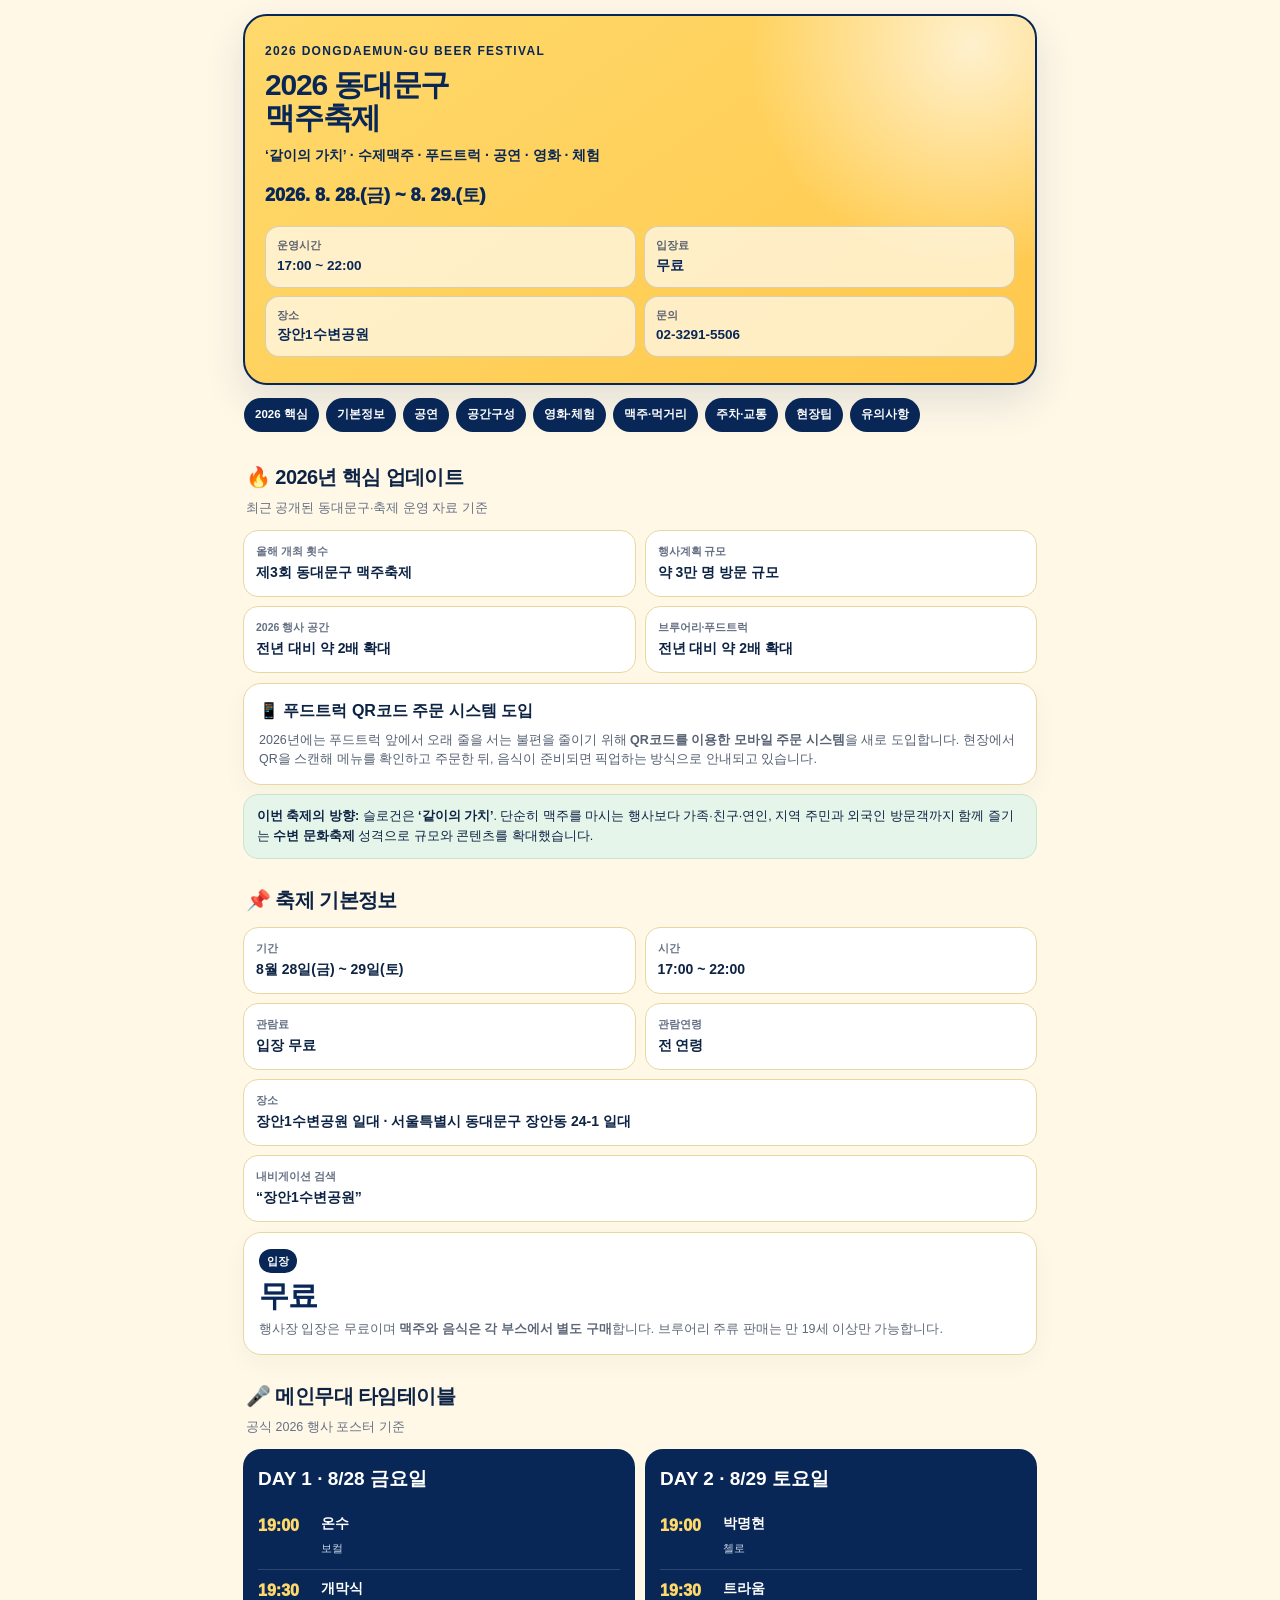
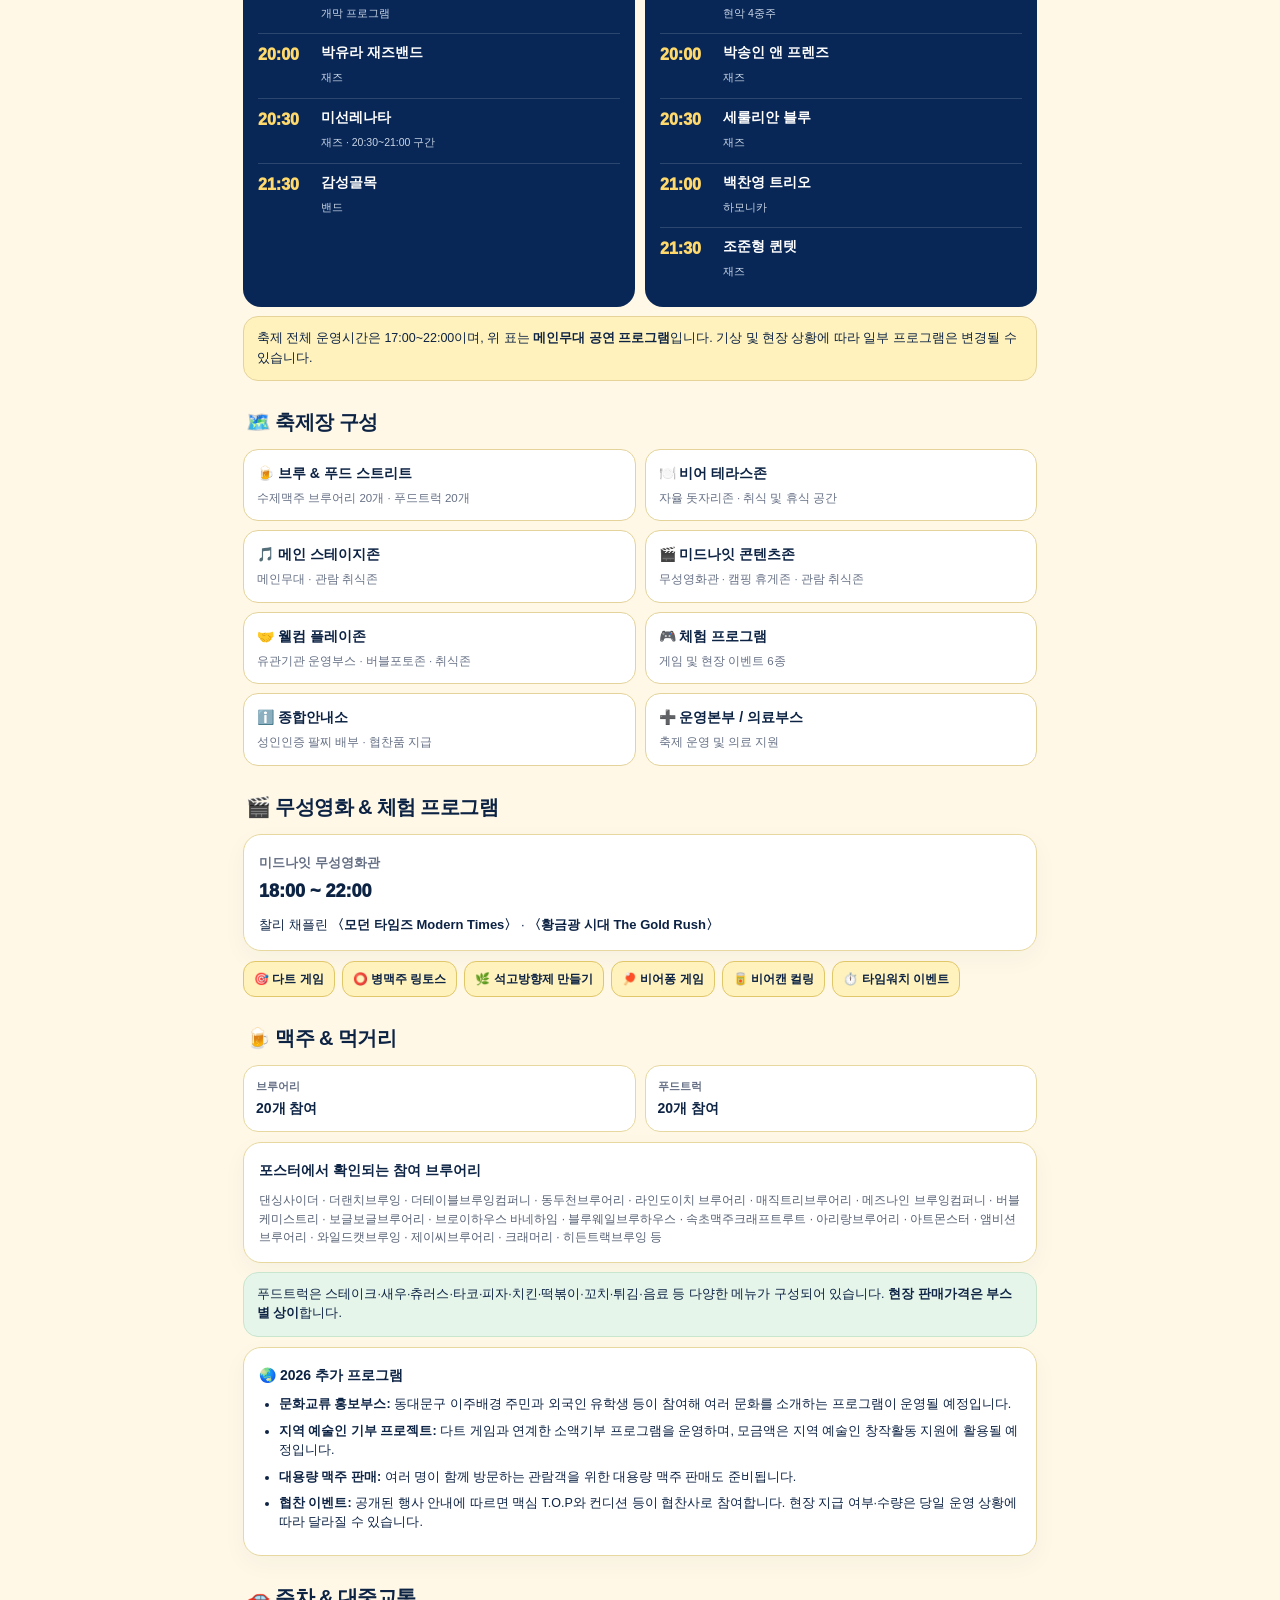
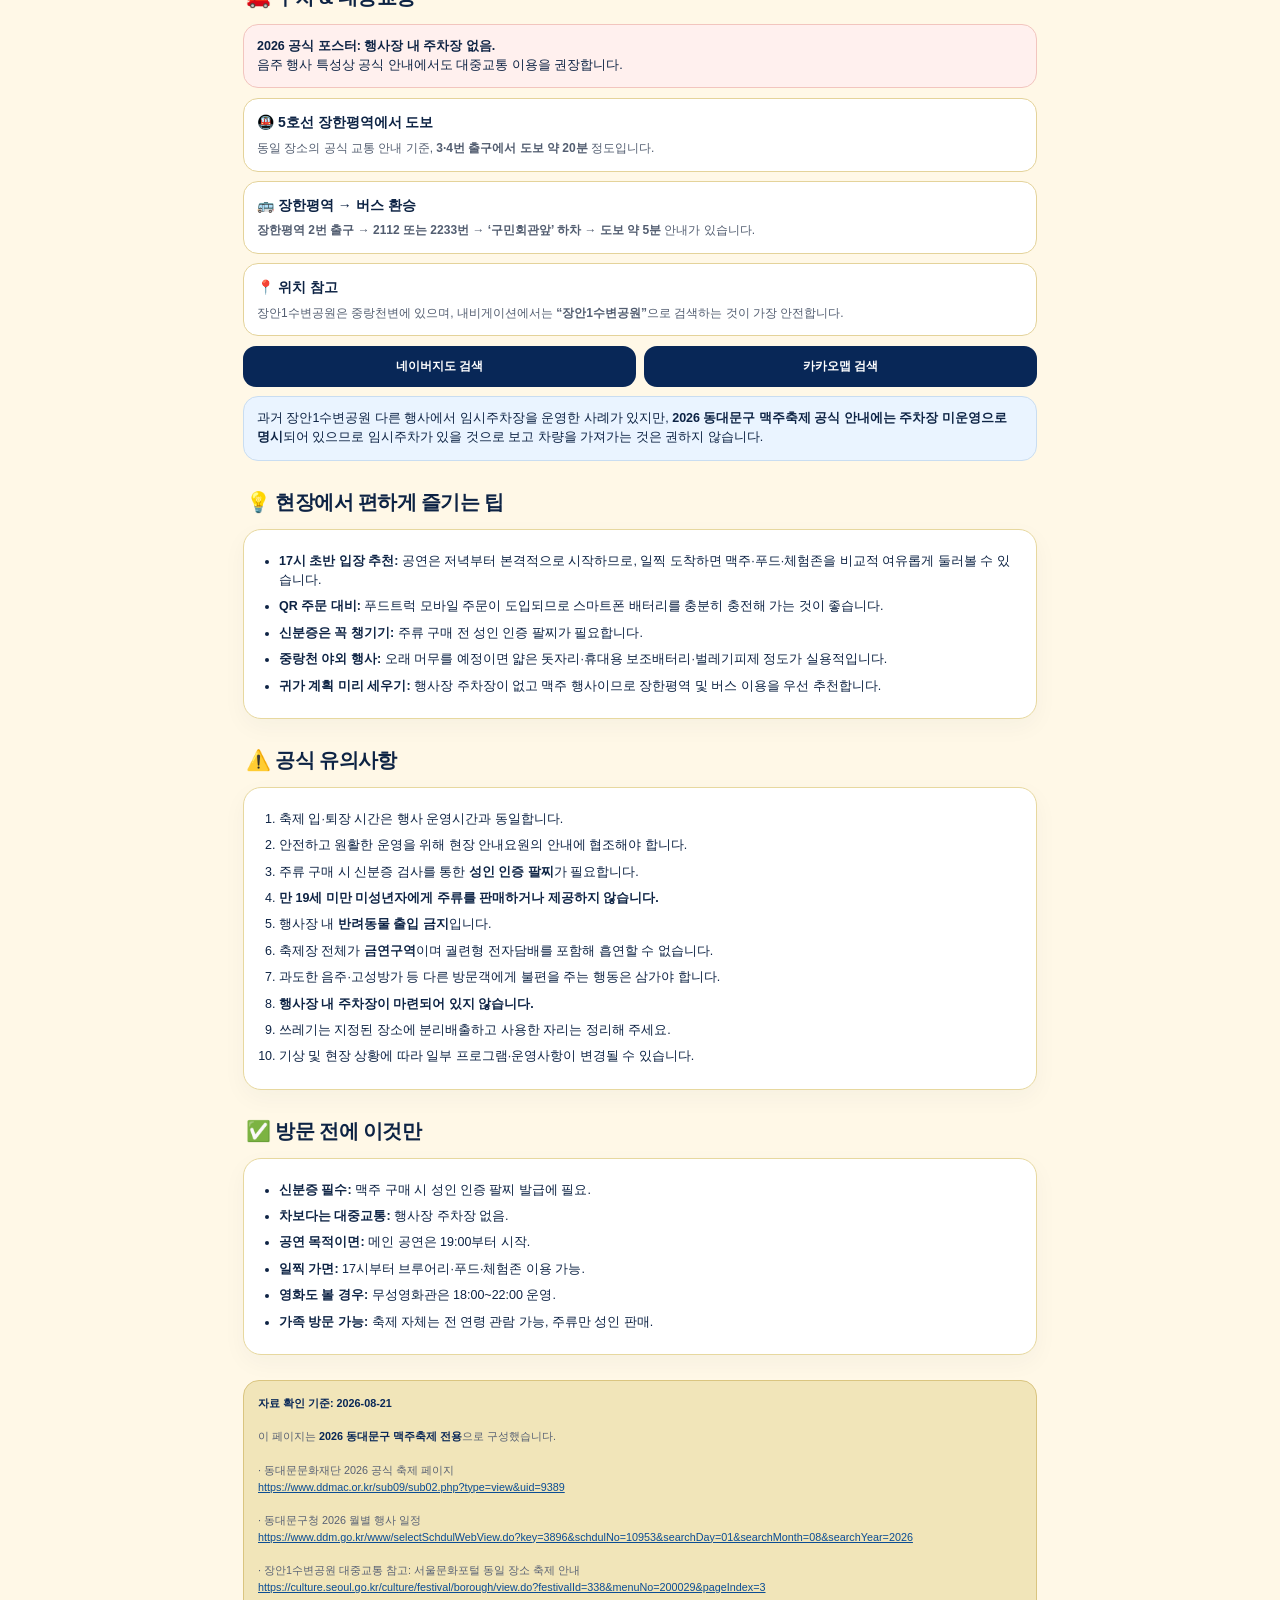
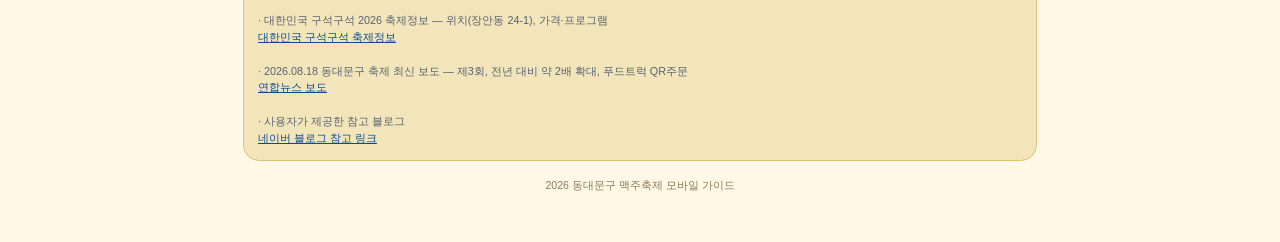
<file: ddm-beer-festival-2026-base.html>
<!doctype html>
<html lang="ko">
<head>
<meta charset="utf-8">
<meta name="viewport" content="width=device-width,initial-scale=1,viewport-fit=cover">
<meta name="theme-color" content="#FFC84B">
<title>2026 동대문구 맥주축제 최신 완성 가이드</title>
<style>
:root {
  --yellow:#FFC84B;
  --navy:#082757;
  --ink:#0D2344;
  --cream:#FFF7E0;
  --white:#FFFFFF;
  --muted:#667085;
  --line:#E6D39A;
  --green:#E6F5E9;
  --blue:#EAF4FF;
  --red:#FFF0EE;
}
*{box-sizing:border-box}
html{scroll-behavior:smooth}
body{
  margin:0;background:#FFF8E7;color:var(--ink);
  font-family:-apple-system,BlinkMacSystemFont,"Pretendard","Noto Sans KR","Segoe UI",sans-serif;
  line-height:1.55;
}
.wrap{max-width:820px;margin:0 auto;padding:14px 13px 48px}
.hero{
  border-radius:24px;padding:26px 20px;
  color:var(--navy);
  background:
    radial-gradient(circle at 92% 8%, rgba(255,255,255,.70), transparent 28%),
    linear-gradient(145deg,#FFD96C,#FFC84B);
  border:2px solid var(--navy);
  box-shadow:0 16px 40px rgba(8,39,87,.12);
}
.kicker{font-size:12px;font-weight:900;letter-spacing:.11em}
h1{font-size:30px;line-height:1.12;margin:7px 0 10px;letter-spacing:-.04em}
.hero p{margin:0;font-size:14px;font-weight:750}
.hero .bigdate{font-size:18px;font-weight:950;margin-top:16px}
.quick{
  display:grid;grid-template-columns:1fr 1fr;gap:8px;margin-top:16px
}
.quick div{
  background:rgba(255,255,255,.66);border:1px solid rgba(8,39,87,.16);
  border-radius:14px;padding:10px 11px
}
.quick small{display:block;font-size:10.5px;color:#5b6371;font-weight:800}
.quick b{display:block;font-size:13.5px;margin-top:2px}
.nav{
  display:flex;gap:7px;overflow:auto;padding:13px 1px 4px;scrollbar-width:none
}
.nav::-webkit-scrollbar{display:none}
.nav a{
  white-space:nowrap;text-decoration:none;color:white;background:var(--navy);
  padding:8px 11px;border-radius:999px;font-size:11.5px;font-weight:850
}
.section{margin-top:26px}
.section h2{font-size:20px;letter-spacing:-.03em;margin:0 3px 11px}
.lead{font-size:12.5px;color:var(--muted);margin:-5px 3px 12px}
.card{
  background:white;border:1px solid #E7D89F;border-radius:18px;padding:15px;
  box-shadow:0 8px 24px rgba(8,39,87,.04)
}
.grid{display:grid;grid-template-columns:1fr 1fr;gap:9px}
.info{
  background:white;border:1px solid #E7D89F;border-radius:15px;padding:12px
}
.info.full{grid-column:1/-1}
.info small{display:block;font-size:10.5px;color:var(--muted);font-weight:800}
.info b{display:block;font-size:14px;margin-top:3px}
.badge{
  display:inline-block;padding:4px 8px;border-radius:999px;background:var(--navy);
  color:#fff;font-size:10.5px;font-weight:900;margin-right:5px
}
.free{
  font-size:30px;font-weight:950;color:var(--navy);letter-spacing:-.04em
}
.notice{
  border-radius:15px;padding:12px 13px;margin-top:9px;font-size:12.5px;
  border:1px solid #E5D39A;background:#FFF2BD
}
.notice.red{background:var(--red);border-color:#F2C5BE}
.notice.blue{background:var(--blue);border-color:#C9DDF1}
.notice.green{background:var(--green);border-color:#C8E5CE}
.schedule{
  display:grid;grid-template-columns:1fr 1fr;gap:10px
}
.day{
  background:var(--navy);color:white;border-radius:18px;padding:15px
}
.day h3{font-size:19px;margin:0 0 11px}
.row{
  display:grid;grid-template-columns:54px 1fr;gap:9px;
  padding:9px 0;border-bottom:1px solid rgba(255,255,255,.14)
}
.row:last-child{border-bottom:none}
.time{font-weight:950;color:#FFD96C}
.act b{display:block;font-size:13.5px}
.act span{font-size:10.5px;color:#C9D5E5}
.zone-grid{display:grid;grid-template-columns:1fr 1fr;gap:9px}
.zone{
  background:white;border:1px solid #E4D39A;border-radius:15px;padding:13px
}
.zone b{display:block;font-size:14px}
.zone p{margin:5px 0 0;color:var(--muted);font-size:11.5px}
.pills{display:flex;flex-wrap:wrap;gap:7px}
.pill{
  padding:8px 10px;background:#FFF2BD;border:1px solid #E0C76A;
  border-radius:12px;font-size:12px;font-weight:850
}
.list{margin:0;padding-left:20px;font-size:12.5px}
.list li{margin:7px 0}
.transport{
  display:grid;grid-template-columns:1fr;gap:9px
}
.transport .item{
  background:white;border:1px solid #E4D39A;border-radius:15px;padding:13px
}
.transport h3{font-size:14px;margin:0 0 5px}
.transport p{font-size:12px;color:#525d70;margin:0}
.btns{display:grid;grid-template-columns:1fr 1fr;gap:8px;margin-top:10px}
.btn{
  text-decoration:none;text-align:center;background:var(--navy);color:#fff;
  padding:11px;border-radius:13px;font-size:12px;font-weight:900
}
.source{
  margin-top:25px;padding:14px;border-radius:16px;background:#F1E5B9;
  border:1px solid #DAC580;font-size:10.8px;color:#586174
}
.source b{color:var(--navy)}
.source a{color:#0B4D94;word-break:break-all}
.em{color:#BC4C00;font-weight:900}
.footer{text-align:center;font-size:10.5px;color:#8B7A55;margin-top:16px}
@media(max-width:560px){
  h1{font-size:26px}
  .schedule{grid-template-columns:1fr}
}
@media(max-width:390px){
  .grid,.zone-grid{grid-template-columns:1fr}
  .info.full{grid-column:auto}
  .quick{grid-template-columns:1fr 1fr}
}
</style>
</head>
<body>
<div class="wrap">

<header class="hero">
  <div class="kicker">2026 DONGDAEMUN-GU BEER FESTIVAL</div>
  <h1>2026 동대문구<br>맥주축제</h1>
  <p>‘같이의 가치’ · 수제맥주 · 푸드트럭 · 공연 · 영화 · 체험</p>
  <div class="bigdate">2026. 8. 28.(금) ~ 8. 29.(토)</div>
  <div class="quick">
    <div><small>운영시간</small><b>17:00 ~ 22:00</b></div>
    <div><small>입장료</small><b>무료</b></div>
    <div><small>장소</small><b>장안1수변공원</b></div>
    <div><small>문의</small><b>02-3291-5506</b></div>
  </div>
</header>

<nav class="nav">
  <a href="#new2026">2026 핵심</a>
  <a href="#basic">기본정보</a>
  <a href="#schedule">공연</a>
  <a href="#zones">공간구성</a>
  <a href="#movie">영화·체험</a>
  <a href="#beer">맥주·먹거리</a>
  <a href="#parking">주차·교통</a>
  <a href="#tips2026">현장팁</a>
  <a href="#rules">유의사항</a>
</nav>

<section class="section" id="new2026">
  <h2>🔥 2026년 핵심 업데이트</h2>
  <p class="lead">최근 공개된 동대문구·축제 운영 자료 기준</p>

  <div class="grid">
    <div class="info">
      <small>올해 개최 횟수</small>
      <b>제3회 동대문구 맥주축제</b>
    </div>
    <div class="info">
      <small>행사계획 규모</small>
      <b>약 3만 명 방문 규모</b>
    </div>
    <div class="info">
      <small>2026 행사 공간</small>
      <b>전년 대비 약 2배 확대</b>
    </div>
    <div class="info">
      <small>브루어리·푸드트럭</small>
      <b>전년 대비 약 2배 확대</b>
    </div>
  </div>

  <div class="card" style="margin-top:10px">
    <b style="font-size:16px">📱 푸드트럭 QR코드 주문 시스템 도입</b>
    <p style="font-size:12.5px;color:#566174;margin:7px 0 0">
      2026년에는 푸드트럭 앞에서 오래 줄을 서는 불편을 줄이기 위해
      <b>QR코드를 이용한 모바일 주문 시스템</b>을 새로 도입합니다.
      현장에서 QR을 스캔해 메뉴를 확인하고 주문한 뒤, 음식이 준비되면 픽업하는 방식으로 안내되고 있습니다.
    </p>
  </div>

  <div class="notice green">
    <b>이번 축제의 방향:</b> 슬로건은 <b>‘같이의 가치’</b>.
    단순히 맥주를 마시는 행사보다 가족·친구·연인, 지역 주민과 외국인 방문객까지
    함께 즐기는 <b>수변 문화축제</b> 성격으로 규모와 콘텐츠를 확대했습니다.
  </div>
</section>

<section class="section" id="basic">
  <h2>📌 축제 기본정보</h2>
  <div class="grid">
    <div class="info"><small>기간</small><b>8월 28일(금) ~ 29일(토)</b></div>
    <div class="info"><small>시간</small><b>17:00 ~ 22:00</b></div>
    <div class="info"><small>관람료</small><b>입장 무료</b></div>
    <div class="info"><small>관람연령</small><b>전 연령</b></div>
    <div class="info full"><small>장소</small><b>장안1수변공원 일대 · 서울특별시 동대문구 장안동 24-1 일대</b></div>
    <div class="info full"><small>내비게이션 검색</small><b>“장안1수변공원”</b></div>
  </div>

  <div class="card" style="margin-top:10px">
    <span class="badge">입장</span>
    <div class="free">무료</div>
    <div style="font-size:12.5px;color:#5f6878">
      행사장 입장은 무료이며 <b>맥주와 음식은 각 부스에서 별도 구매</b>합니다.
      브루어리 주류 판매는 만 19세 이상만 가능합니다.
    </div>
  </div>
</section>

<section class="section" id="schedule">
  <h2>🎤 메인무대 타임테이블</h2>
  <p class="lead">공식 2026 행사 포스터 기준</p>

  <div class="schedule">
    <div class="day">
      <h3>DAY 1 · 8/28 금요일</h3>
      <div class="row"><div class="time">19:00</div><div class="act"><b>온수</b><span>보컬</span></div></div>
      <div class="row"><div class="time">19:30</div><div class="act"><b>개막식</b><span>개막 프로그램</span></div></div>
      <div class="row"><div class="time">20:00</div><div class="act"><b>박유라 재즈밴드</b><span>재즈</span></div></div>
      <div class="row"><div class="time">20:30</div><div class="act"><b>미선레나타</b><span>재즈 · 20:30~21:00 구간</span></div></div>
      <div class="row"><div class="time">21:30</div><div class="act"><b>감성골목</b><span>밴드</span></div></div>
    </div>

    <div class="day">
      <h3>DAY 2 · 8/29 토요일</h3>
      <div class="row"><div class="time">19:00</div><div class="act"><b>박명현</b><span>첼로</span></div></div>
      <div class="row"><div class="time">19:30</div><div class="act"><b>트라움</b><span>현악 4중주</span></div></div>
      <div class="row"><div class="time">20:00</div><div class="act"><b>박송인 앤 프렌즈</b><span>재즈</span></div></div>
      <div class="row"><div class="time">20:30</div><div class="act"><b>세룰리안 블루</b><span>재즈</span></div></div>
      <div class="row"><div class="time">21:00</div><div class="act"><b>백찬영 트리오</b><span>하모니카</span></div></div>
      <div class="row"><div class="time">21:30</div><div class="act"><b>조준형 퀸텟</b><span>재즈</span></div></div>
    </div>
  </div>

  <div class="notice">
    축제 전체 운영시간은 17:00~22:00이며, 위 표는 <b>메인무대 공연 프로그램</b>입니다.
    기상 및 현장 상황에 따라 일부 프로그램은 변경될 수 있습니다.
  </div>
</section>

<section class="section" id="zones">
  <h2>🗺️ 축제장 구성</h2>
  <div class="zone-grid">
    <div class="zone"><b>🍺 브루 & 푸드 스트리트</b><p>수제맥주 브루어리 20개 · 푸드트럭 20개</p></div>
    <div class="zone"><b>🍽️ 비어 테라스존</b><p>자율 돗자리존 · 취식 및 휴식 공간</p></div>
    <div class="zone"><b>🎵 메인 스테이지존</b><p>메인무대 · 관람 취식존</p></div>
    <div class="zone"><b>🎬 미드나잇 콘텐츠존</b><p>무성영화관 · 캠핑 휴게존 · 관람 취식존</p></div>
    <div class="zone"><b>🤝 웰컴 플레이존</b><p>유관기관 운영부스 · 버블포토존 · 취식존</p></div>
    <div class="zone"><b>🎮 체험 프로그램</b><p>게임 및 현장 이벤트 6종</p></div>
    <div class="zone"><b>ℹ️ 종합안내소</b><p>성인인증 팔찌 배부 · 협찬품 지급</p></div>
    <div class="zone"><b>➕ 운영본부 / 의료부스</b><p>축제 운영 및 의료 지원</p></div>
  </div>
</section>

<section class="section" id="movie">
  <h2>🎬 무성영화 & 체험 프로그램</h2>
  <div class="card">
    <small style="color:#667085;font-weight:800">미드나잇 무성영화관</small>
    <div style="font-size:18px;font-weight:950;margin-top:3px">18:00 ~ 22:00</div>
    <div style="margin-top:9px;font-size:13px">
      찰리 채플린 <b>〈모던 타임즈 Modern Times〉</b> ·
      <b>〈황금광 시대 The Gold Rush〉</b>
    </div>
  </div>

  <div class="pills" style="margin-top:10px">
    <span class="pill">🎯 다트 게임</span>
    <span class="pill">⭕ 병맥주 링토스</span>
    <span class="pill">🌿 석고방향제 만들기</span>
    <span class="pill">🏓 비어퐁 게임</span>
    <span class="pill">🥫 비어캔 컬링</span>
    <span class="pill">⏱️ 타임워치 이벤트</span>
  </div>
</section>

<section class="section" id="beer">
  <h2>🍺 맥주 & 먹거리</h2>
  <div class="grid">
    <div class="info"><small>브루어리</small><b>20개 참여</b></div>
    <div class="info"><small>푸드트럭</small><b>20개 참여</b></div>
  </div>

  <div class="card" style="margin-top:10px">
    <b style="font-size:14px">포스터에서 확인되는 참여 브루어리</b>
    <div style="font-size:12px;color:#566174;margin-top:8px">
      댄싱사이더 · 더랜치브루잉 · 더테이블브루잉컴퍼니 · 동두천브루어리 ·
      라인도이치 브루어리 · 매직트리브루어리 · 메즈나인 브루잉컴퍼니 ·
      버블케미스트리 · 보글보글브루어리 · 브로이하우스 바네하임 ·
      블루웨일브루하우스 · 속초맥주크래프트루트 · 아리랑브루어리 ·
      아트몬스터 · 앰비션 브루어리 · 와일드캣브루잉 · 제이씨브루어리 ·
      크래머리 · 히든트랙브루잉 등
    </div>
  </div>

  <div class="notice green">
    푸드트럭은 스테이크·새우·츄러스·타코·피자·치킨·떡볶이·꼬치·튀김·음료 등
    다양한 메뉴가 구성되어 있습니다. <b>현장 판매가격은 부스별 상이</b>합니다.
  </div>

  <div class="card" style="margin-top:10px">
    <b style="font-size:14px">🌏 2026 추가 프로그램</b>
    <ul class="list" style="margin-top:8px">
      <li><b>문화교류 홍보부스:</b> 동대문구 이주배경 주민과 외국인 유학생 등이 참여해 여러 문화를 소개하는 프로그램이 운영될 예정입니다.</li>
      <li><b>지역 예술인 기부 프로젝트:</b> 다트 게임과 연계한 소액기부 프로그램을 운영하며, 모금액은 지역 예술인 창작활동 지원에 활용될 예정입니다.</li>
      <li><b>대용량 맥주 판매:</b> 여러 명이 함께 방문하는 관람객을 위한 대용량 맥주 판매도 준비됩니다.</li>
      <li><b>협찬 이벤트:</b> 공개된 행사 안내에 따르면 맥심 T.O.P와 컨디션 등이 협찬사로 참여합니다. 현장 지급 여부·수량은 당일 운영 상황에 따라 달라질 수 있습니다.</li>
    </ul>
  </div>
</section>

<section class="section" id="parking">
  <h2>🚗 주차 & 대중교통</h2>
  <div class="notice red">
    <b>2026 공식 포스터: 행사장 내 주차장 없음.</b><br>
    음주 행사 특성상 공식 안내에서도 대중교통 이용을 권장합니다.
  </div>

  <div class="transport" style="margin-top:10px">
    <div class="item">
      <h3>🚇 5호선 장한평역에서 도보</h3>
      <p>동일 장소의 공식 교통 안내 기준, <b>3·4번 출구에서 도보 약 20분</b> 정도입니다.</p>
    </div>
    <div class="item">
      <h3>🚌 장한평역 → 버스 환승</h3>
      <p><b>장한평역 2번 출구 → 2112 또는 2233번 → ‘구민회관앞’ 하차 → 도보 약 5분</b> 안내가 있습니다.</p>
    </div>
    <div class="item">
      <h3>📍 위치 참고</h3>
      <p>장안1수변공원은 중랑천변에 있으며, 내비게이션에서는 <b>“장안1수변공원”</b>으로 검색하는 것이 가장 안전합니다.</p>
    </div>
  </div>

  <div class="btns">
    <a class="btn" href="https://map.naver.com/p/search/%EC%9E%A5%EC%95%881%EC%88%98%EB%B3%80%EA%B3%B5%EC%9B%90" target="_blank" rel="noopener">네이버지도 검색</a>
    <a class="btn" href="https://map.kakao.com/?q=%EC%9E%A5%EC%95%881%EC%88%98%EB%B3%80%EA%B3%B5%EC%9B%90" target="_blank" rel="noopener">카카오맵 검색</a>
  </div>

  <div class="notice blue">
    과거 장안1수변공원 다른 행사에서 임시주차장을 운영한 사례가 있지만,
    <b>2026 동대문구 맥주축제 공식 안내에는 주차장 미운영으로 명시</b>되어 있으므로
    임시주차가 있을 것으로 보고 차량을 가져가는 것은 권하지 않습니다.
  </div>
</section>

<section class="section" id="tips2026">
  <h2>💡 현장에서 편하게 즐기는 팁</h2>
  <div class="card">
    <ul class="list">
      <li><b>17시 초반 입장 추천:</b> 공연은 저녁부터 본격적으로 시작하므로, 일찍 도착하면 맥주·푸드·체험존을 비교적 여유롭게 둘러볼 수 있습니다.</li>
      <li><b>QR 주문 대비:</b> 푸드트럭 모바일 주문이 도입되므로 스마트폰 배터리를 충분히 충전해 가는 것이 좋습니다.</li>
      <li><b>신분증은 꼭 챙기기:</b> 주류 구매 전 성인 인증 팔찌가 필요합니다.</li>
      <li><b>중랑천 야외 행사:</b> 오래 머무를 예정이면 얇은 돗자리·휴대용 보조배터리·벌레기피제 정도가 실용적입니다.</li>
      <li><b>귀가 계획 미리 세우기:</b> 행사장 주차장이 없고 맥주 행사이므로 장한평역 및 버스 이용을 우선 추천합니다.</li>
    </ul>
  </div>
</section>

<section class="section" id="rules">
  <h2>⚠️ 공식 유의사항</h2>
  <div class="card">
    <ol class="list">
      <li>축제 입·퇴장 시간은 행사 운영시간과 동일합니다.</li>
      <li>안전하고 원활한 운영을 위해 현장 안내요원의 안내에 협조해야 합니다.</li>
      <li>주류 구매 시 신분증 검사를 통한 <b>성인 인증 팔찌</b>가 필요합니다.</li>
      <li><b>만 19세 미만 미성년자에게 주류를 판매하거나 제공하지 않습니다.</b></li>
      <li>행사장 내 <b>반려동물 출입 금지</b>입니다.</li>
      <li>축제장 전체가 <b>금연구역</b>이며 궐련형 전자담배를 포함해 흡연할 수 없습니다.</li>
      <li>과도한 음주·고성방가 등 다른 방문객에게 불편을 주는 행동은 삼가야 합니다.</li>
      <li><b>행사장 내 주차장이 마련되어 있지 않습니다.</b></li>
      <li>쓰레기는 지정된 장소에 분리배출하고 사용한 자리는 정리해 주세요.</li>
      <li>기상 및 현장 상황에 따라 일부 프로그램·운영사항이 변경될 수 있습니다.</li>
    </ol>
  </div>
</section>

<section class="section">
  <h2>✅ 방문 전에 이것만</h2>
  <div class="card">
    <ul class="list">
      <li><b>신분증 필수:</b> 맥주 구매 시 성인 인증 팔찌 발급에 필요.</li>
      <li><b>차보다는 대중교통:</b> 행사장 주차장 없음.</li>
      <li><b>공연 목적이면:</b> 메인 공연은 19:00부터 시작.</li>
      <li><b>일찍 가면:</b> 17시부터 브루어리·푸드·체험존 이용 가능.</li>
      <li><b>영화도 볼 경우:</b> 무성영화관은 18:00~22:00 운영.</li>
      <li><b>가족 방문 가능:</b> 축제 자체는 전 연령 관람 가능, 주류만 성인 판매.</li>
    </ul>
  </div>
</section>

<div class="source">
  <b>자료 확인 기준: 2026-08-21</b><br><br>
  이 페이지는 <b>2026 동대문구 맥주축제 전용</b>으로 구성했습니다.<br><br>
  · 동대문문화재단 2026 공식 축제 페이지<br>
  <a href="https://www.ddmac.or.kr/sub09/sub02.php?type=view&uid=9389" target="_blank">https://www.ddmac.or.kr/sub09/sub02.php?type=view&uid=9389</a><br><br>
  · 동대문구청 2026 월별 행사 일정<br>
  <a href="https://www.ddm.go.kr/www/selectSchdulWebView.do?key=3896&schdulNo=10953&searchDay=01&searchMonth=08&searchYear=2026" target="_blank">https://www.ddm.go.kr/www/selectSchdulWebView.do?key=3896&schdulNo=10953&searchDay=01&searchMonth=08&searchYear=2026</a><br><br>
  · 장안1수변공원 대중교통 참고: 서울문화포털 동일 장소 축제 안내<br>
  <a href="https://culture.seoul.go.kr/culture/festival/borough/view.do?festivalId=338&menuNo=200029&pageIndex=3" target="_blank">https://culture.seoul.go.kr/culture/festival/borough/view.do?festivalId=338&menuNo=200029&pageIndex=3</a>
  <br><br>
  · 대한민국 구석구석 2026 축제정보 — 위치(장안동 24-1), 가격·프로그램<br>
  <a href="https://korean.visitkorea.or.kr/kfes/detail/fstvlDetail.do?fstvlCntntsId=190d3058-f265-4025-a720-94b58de5eadb" target="_blank">대한민국 구석구석 축제정보</a><br><br>
  · 2026.08.18 동대문구 축제 최신 보도 — 제3회, 전년 대비 약 2배 확대, 푸드트럭 QR주문<br>
  <a href="https://www.yna.co.kr/amp/view/AKR20260818016200004" target="_blank">연합뉴스 보도</a><br><br>
  · 사용자가 제공한 참고 블로그<br>
  <a href="https://blog.naver.com/kd_1577/224374092821" target="_blank">네이버 블로그 참고 링크</a>

</div>

<div class="footer">2026 동대문구 맥주축제 모바일 가이드</div>

</div>
</body>
</html>
</file>
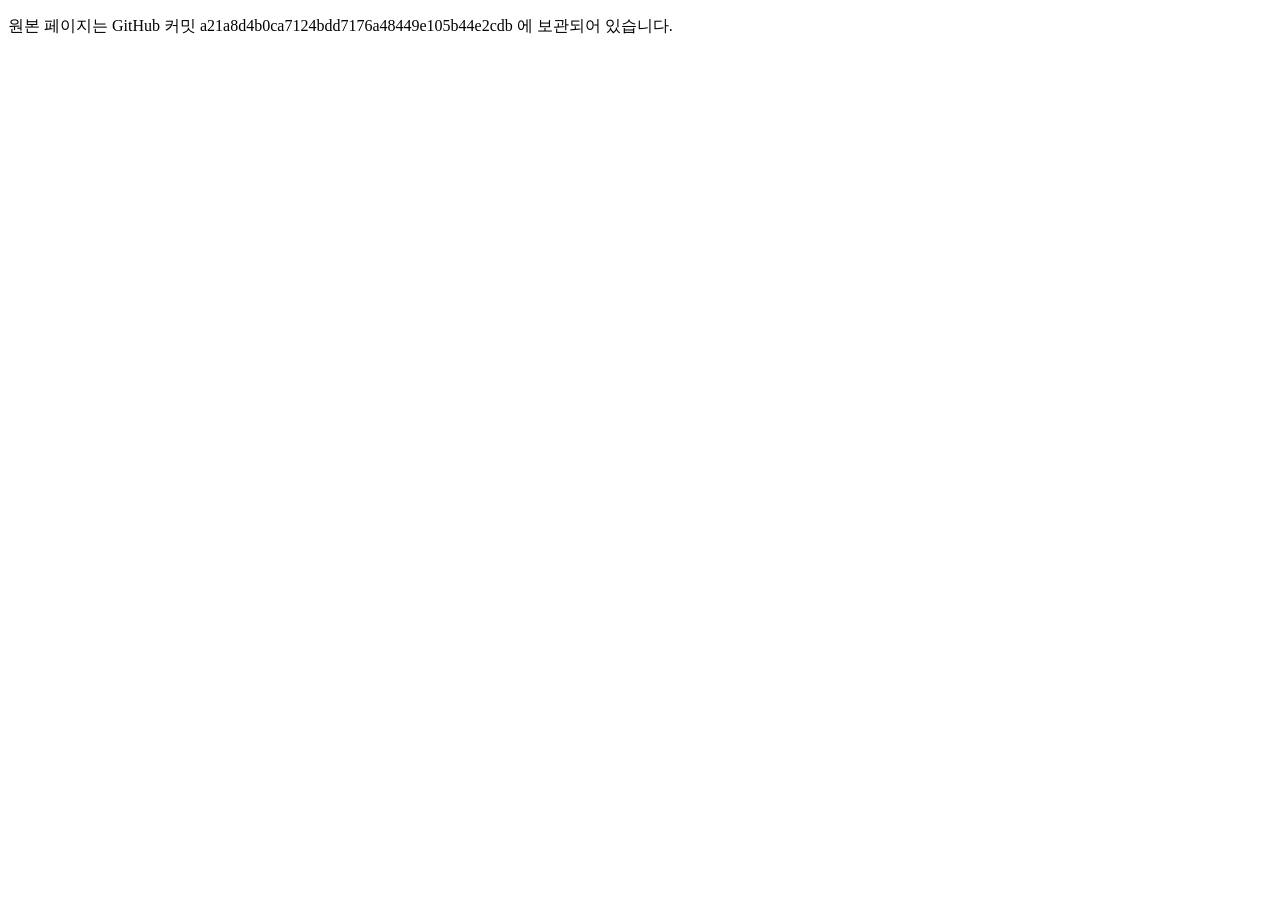
<file: ddm-beer-festival-2026-source.html>
<!doctype html><html lang="ko"><head><meta charset="utf-8"><meta name="viewport" content="width=device-width,initial-scale=1"><title>2026 동대문구 맥주축제 원본 보관 안내</title></head><body><p>원본 페이지는 GitHub 커밋 a21a8d4b0ca7124bdd7176a48449e105b44e2cdb 에 보관되어 있습니다.</p></body></html>
</file>
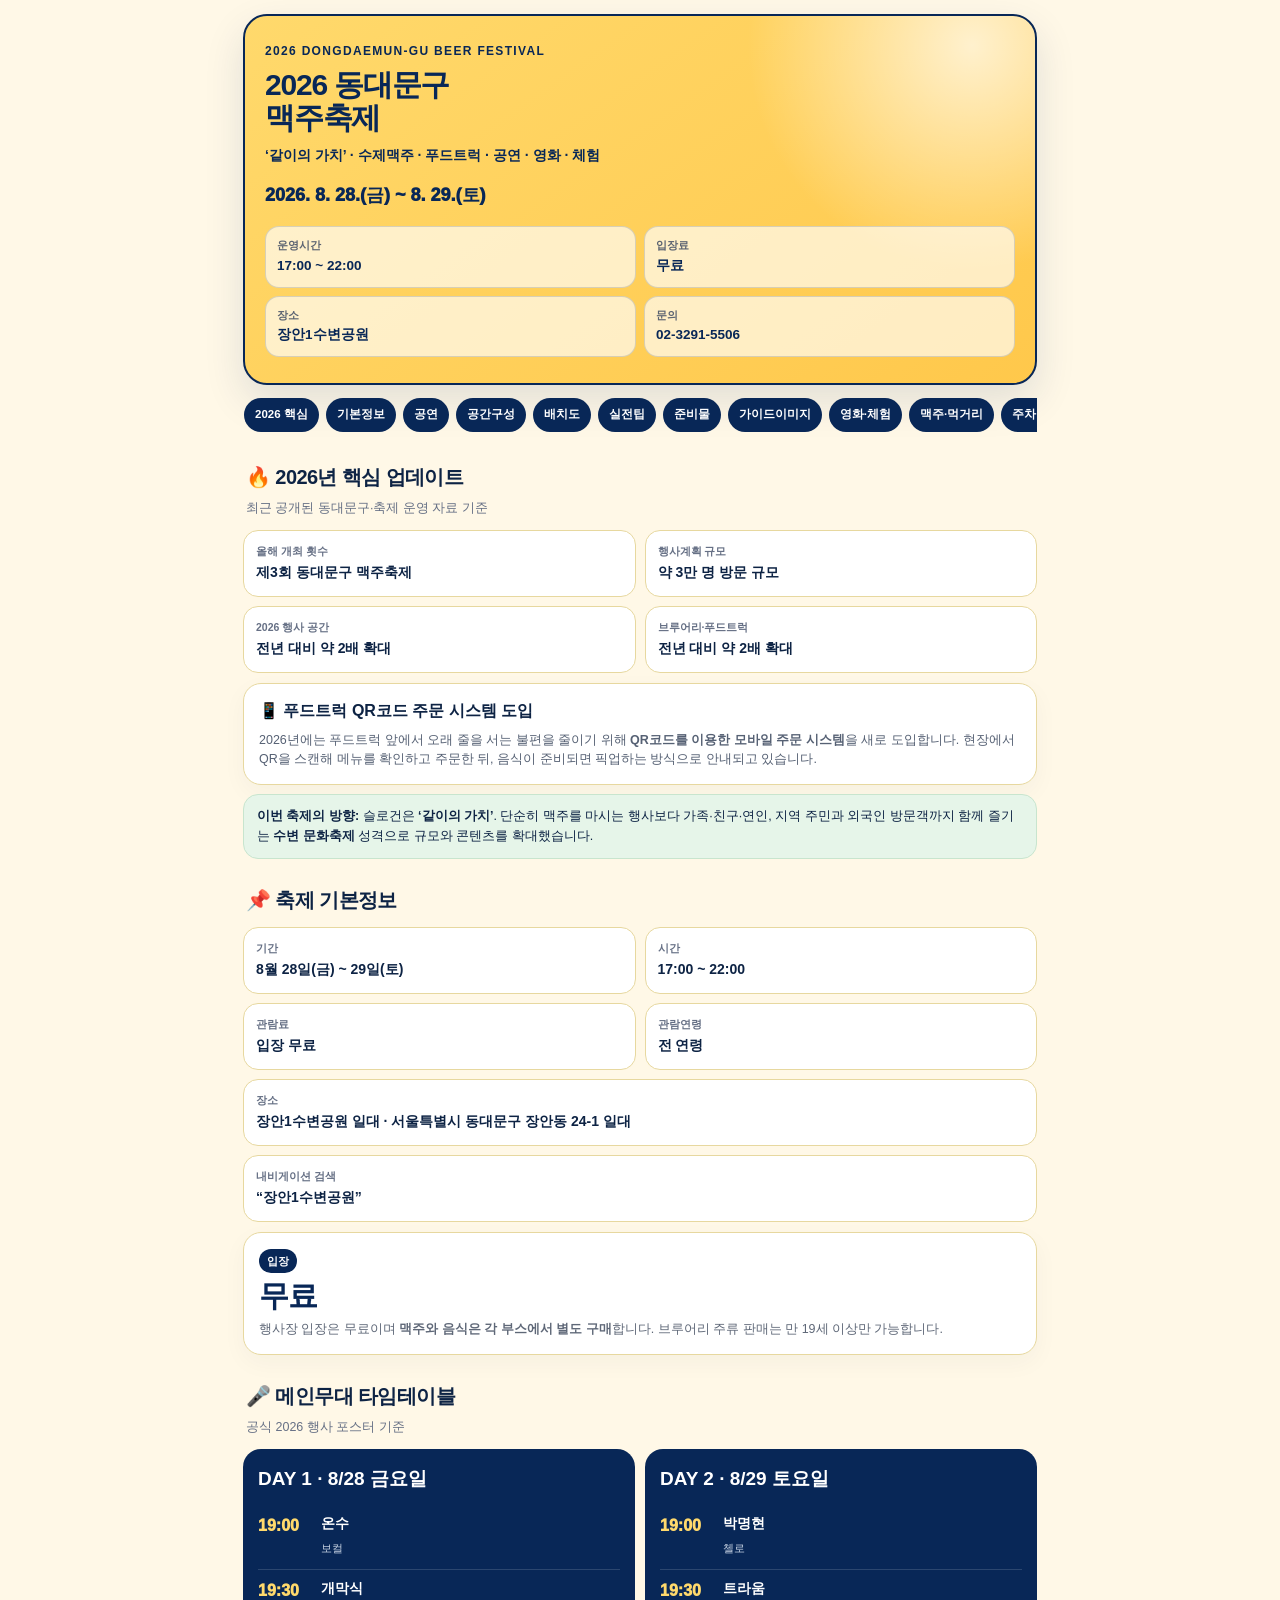
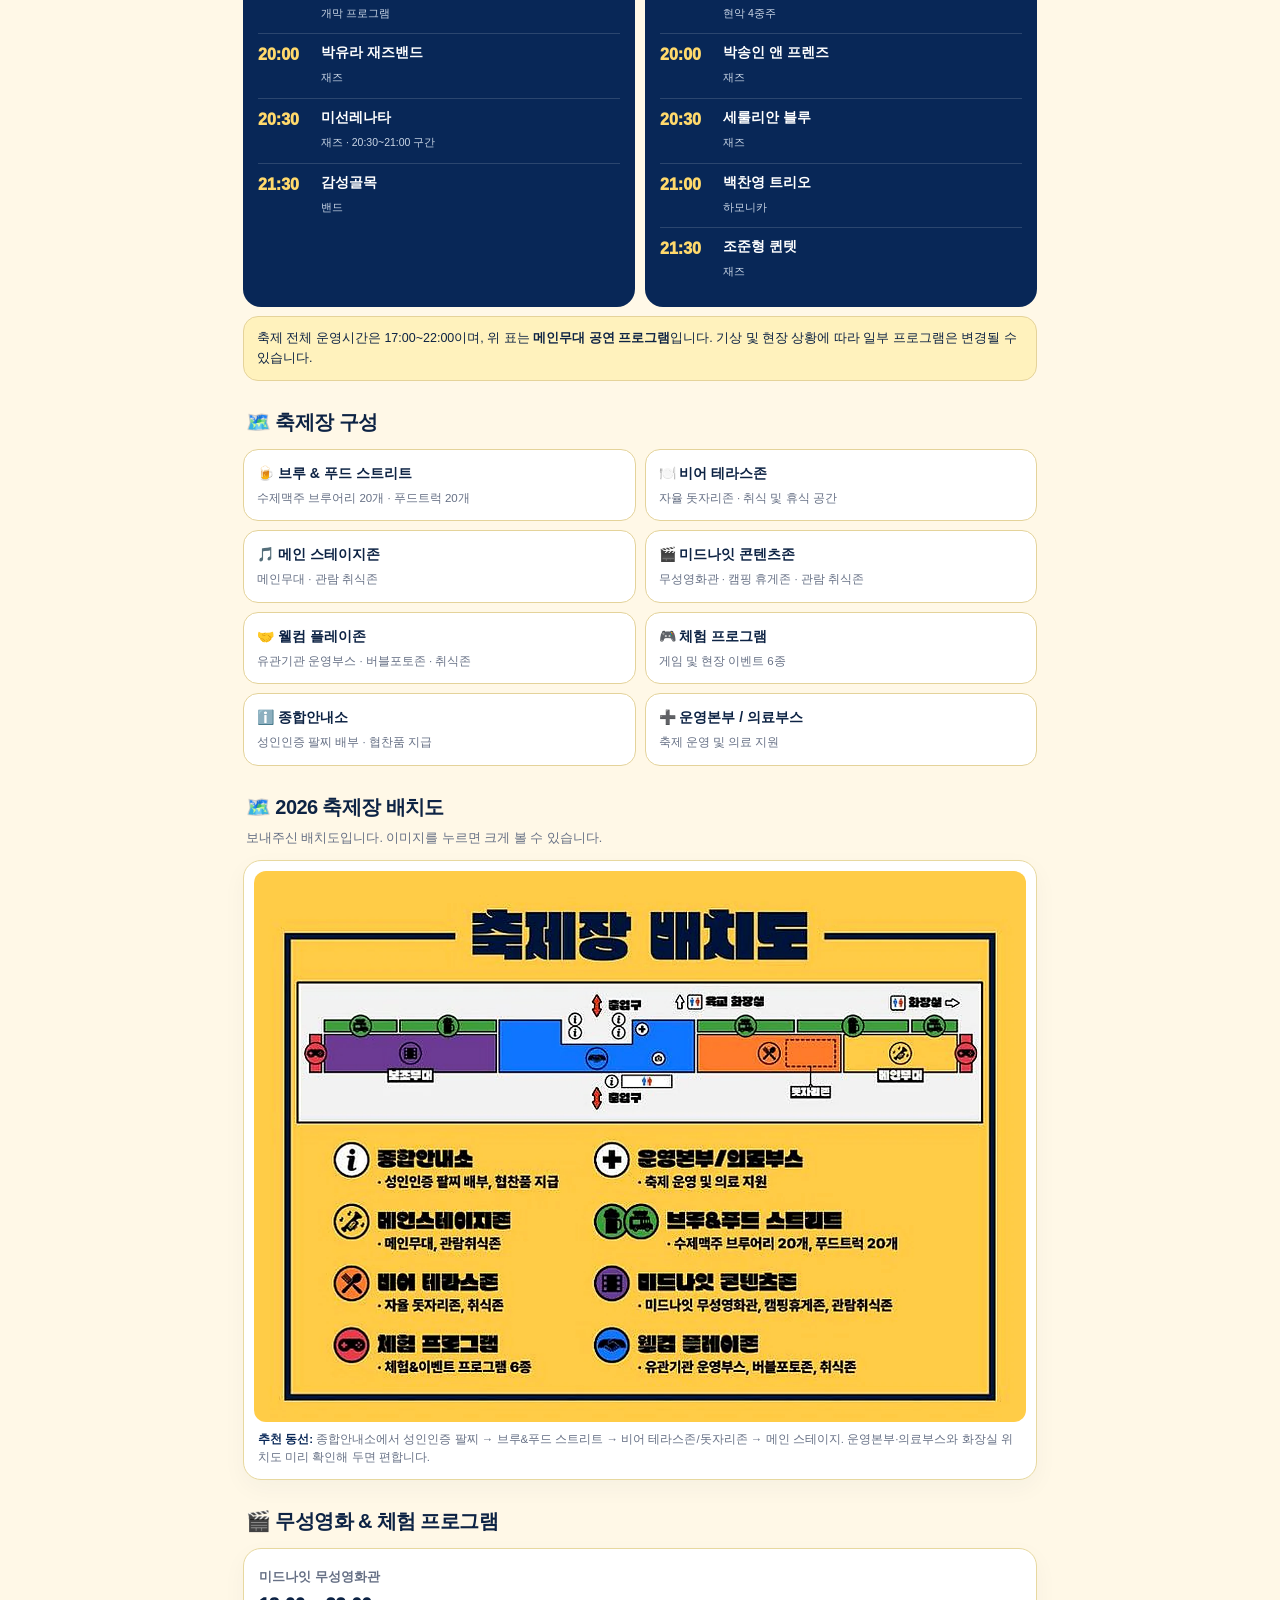
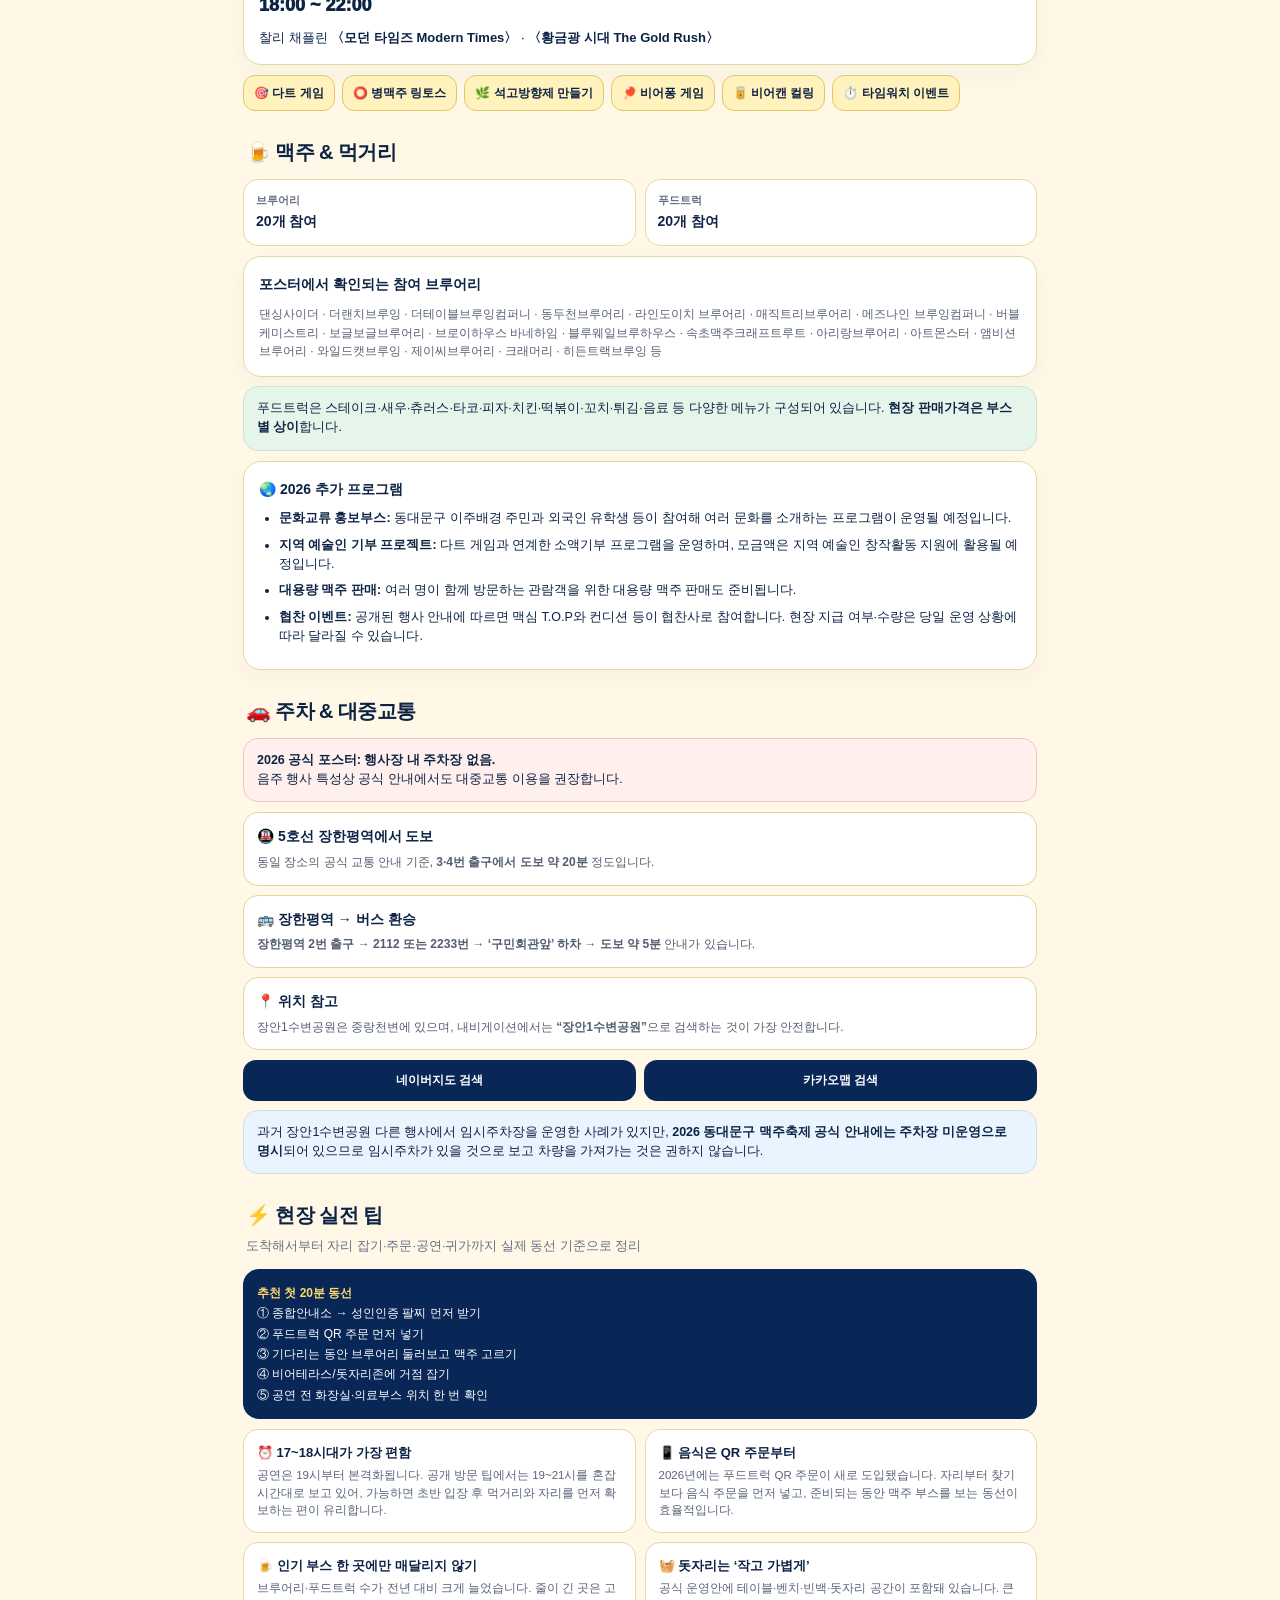
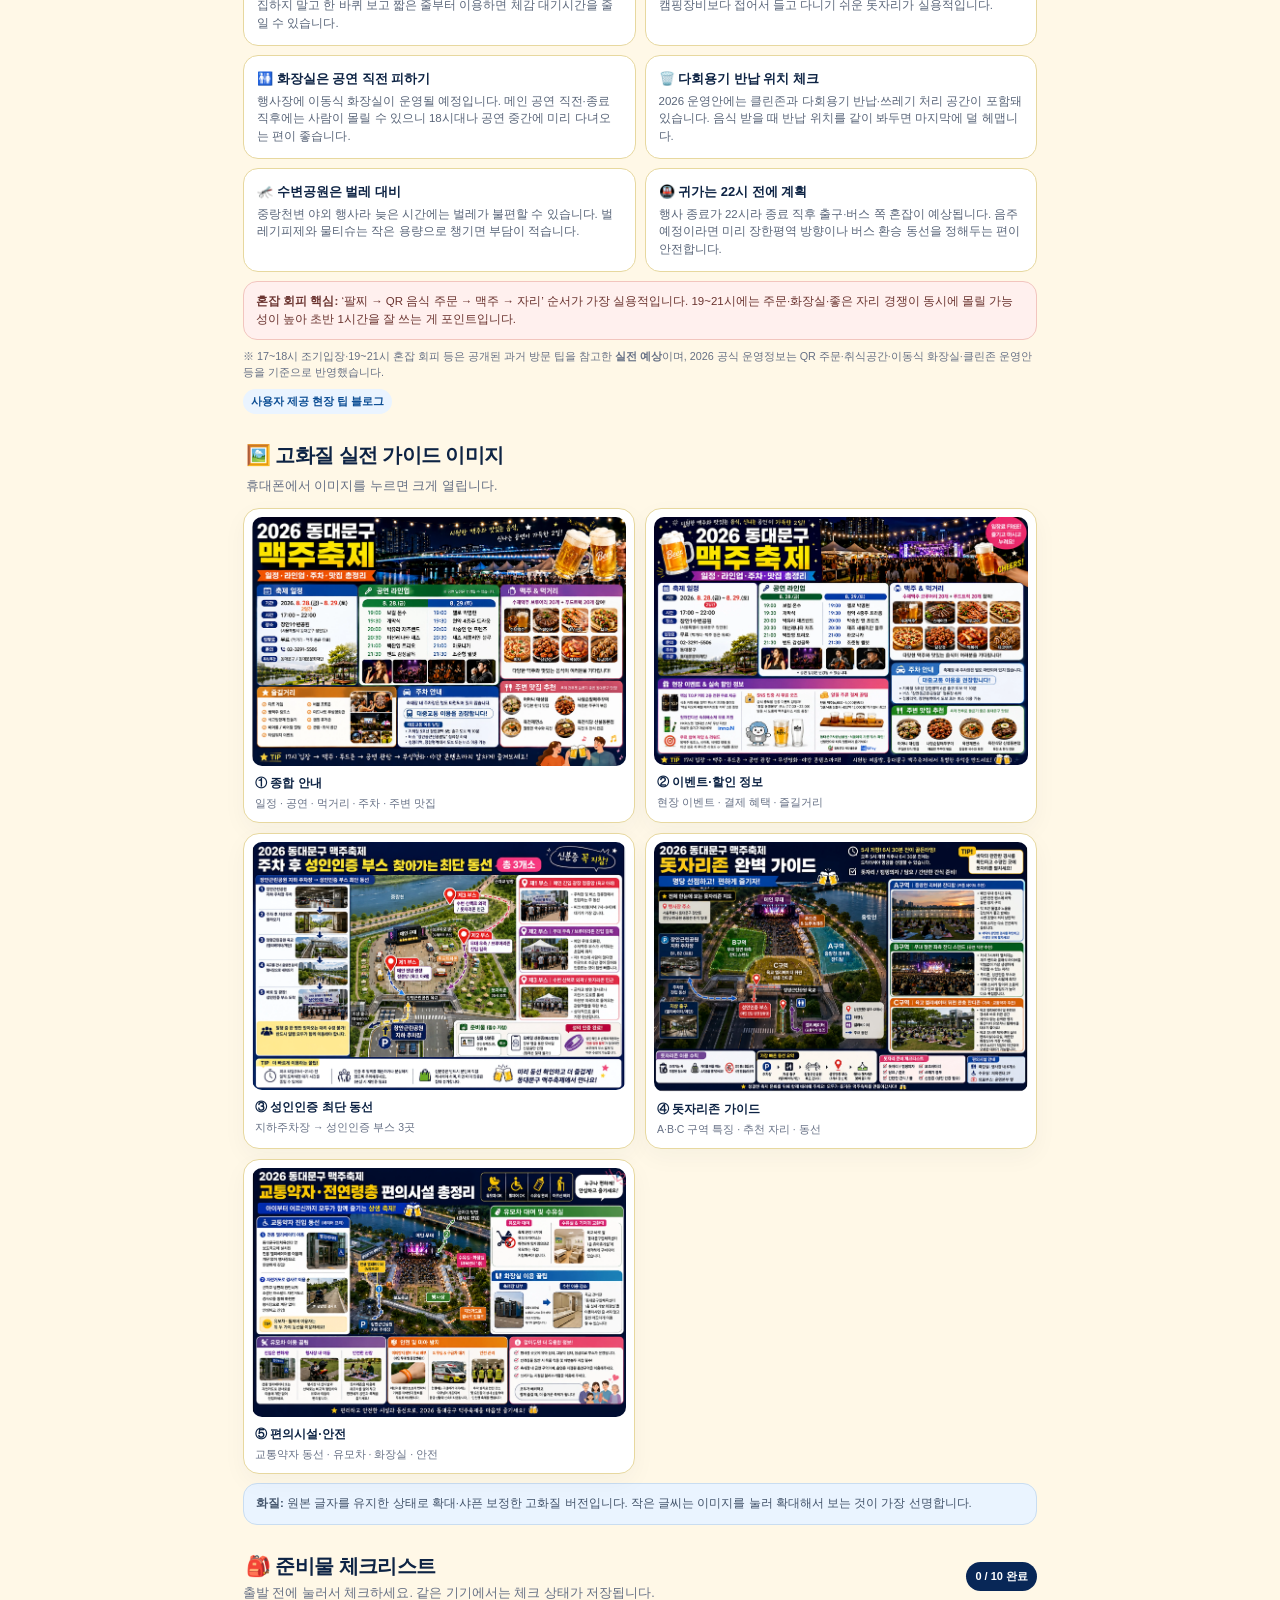
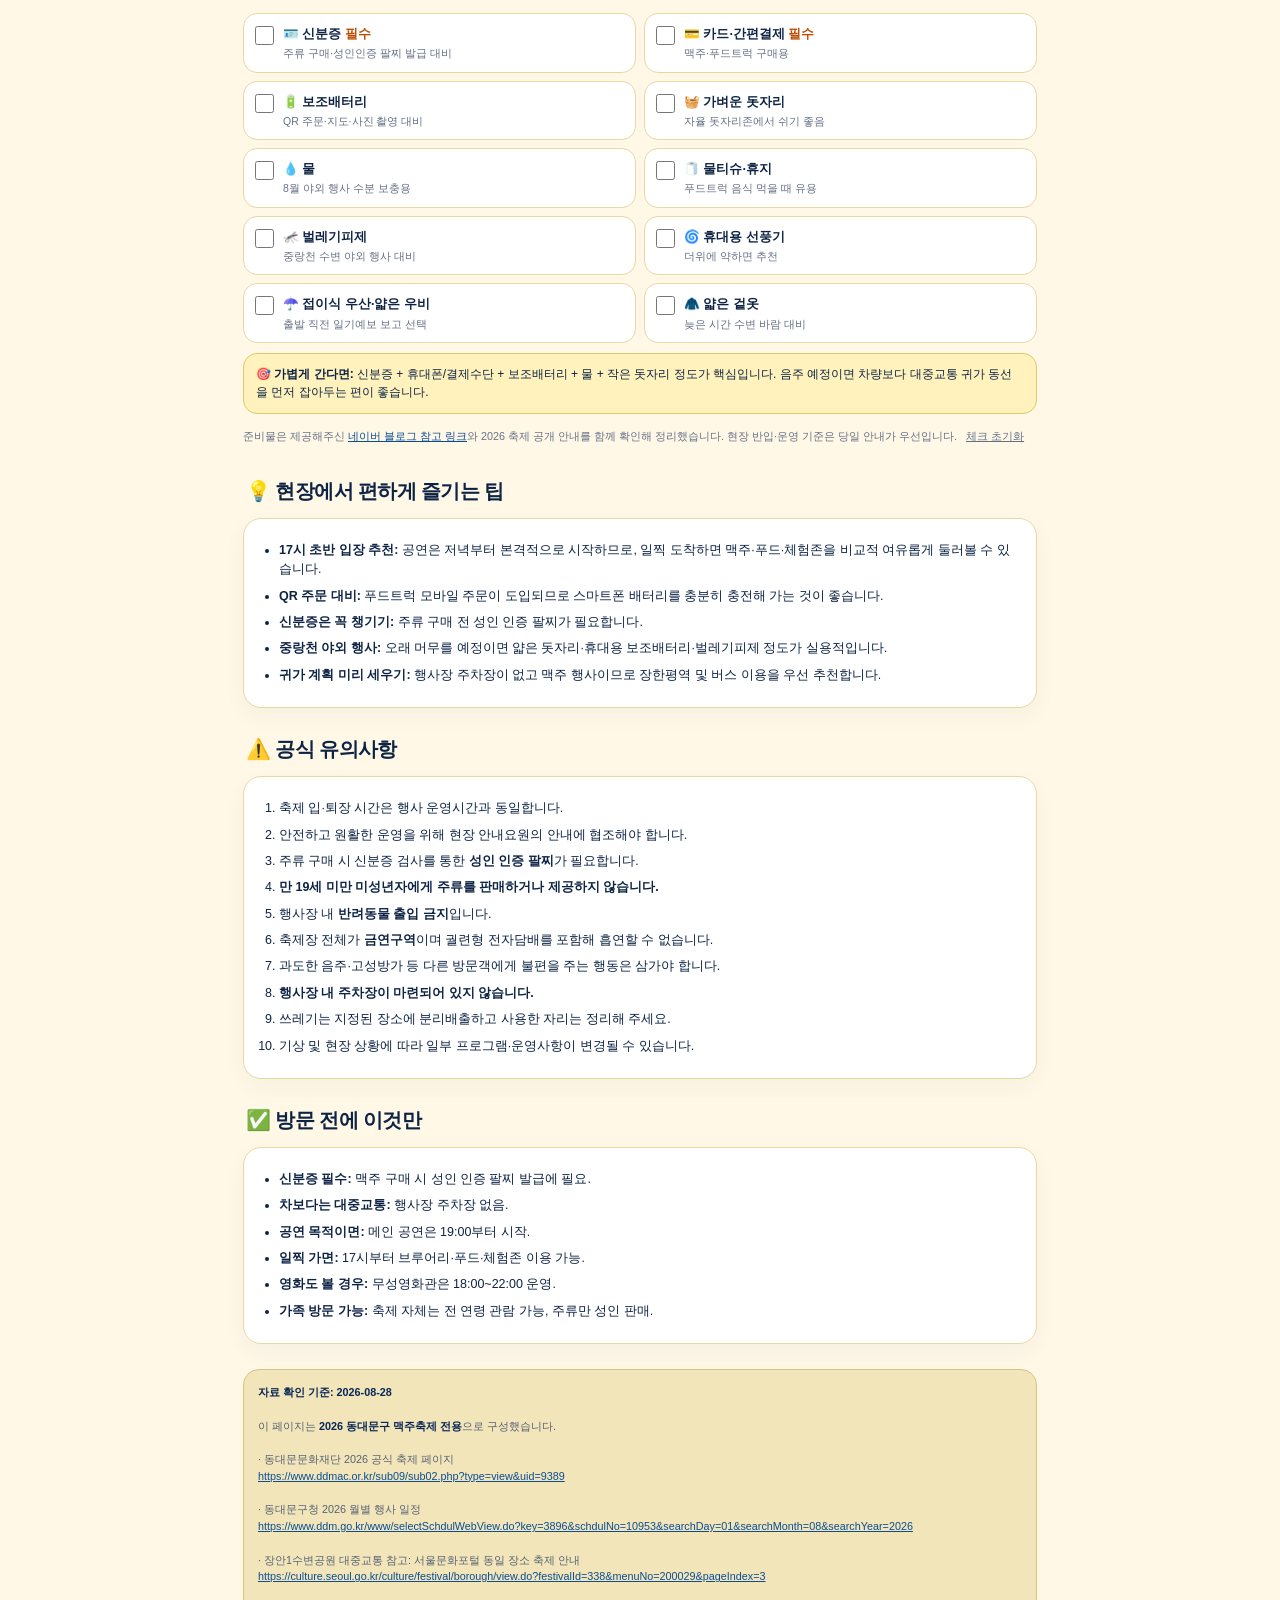
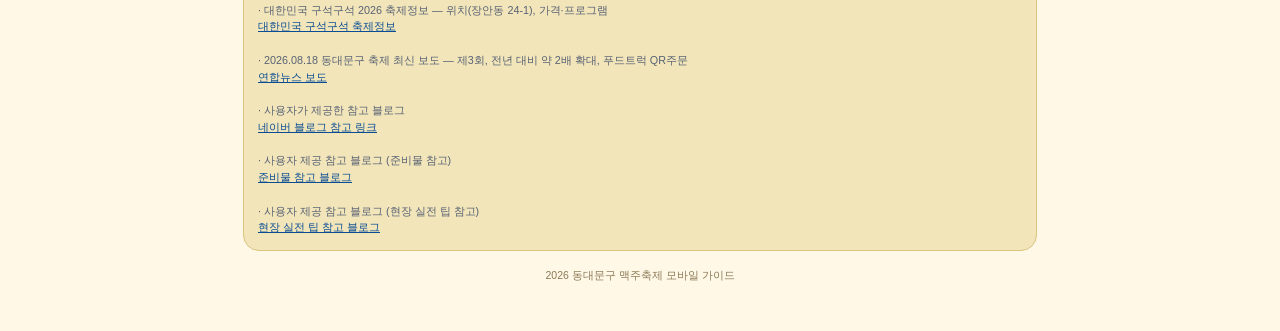
<file: ddm-beer-festival-2026.html>
<!doctype html>
<html lang="ko">
<head>
<meta charset="utf-8">
<meta name="viewport" content="width=device-width,initial-scale=1,viewport-fit=cover">
<meta name="theme-color" content="#FFC84B">
<title>2026 동대문구 맥주축제 가이드</title>
<style>
body{margin:0;background:#FFF8E7;color:#082757;font-family:-apple-system,BlinkMacSystemFont,"Pretendard","Noto Sans KR","Segoe UI",sans-serif}.loading{max-width:520px;margin:20vh auto;padding:24px;text-align:center;font-weight:850}.loading small{display:block;margin-top:8px;color:#667085;font-weight:650}
</style>
</head>
<body>
<div class="loading">🍺 축제 가이드를 불러오는 중입니다.<small>잠시만 기다려 주세요.</small></div>
<script>
(async()=>{
 try{
  const r=await fetch('./ddm-beer-festival-2026-base.html?v=20260828-4',{cache:'no-store'});
  if(!r.ok) throw new Error('base '+r.status);
  const text=await r.text();
  const doc=new DOMParser().parseFromString(text,'text/html');

  const style=doc.createElement('style');
  style.textContent=`
  .map-card{background:#fff;border:1px solid #E7D89F;border-radius:18px;padding:10px;box-shadow:0 8px 24px rgba(8,39,87,.04)}
  .map-card a{display:block;text-decoration:none}.map-card img{display:block;width:100%;height:auto;border-radius:12px;background:#f4f4f4}
  .map-caption{font-size:11.5px;color:#667085;padding:9px 4px 2px}.map-caption b{color:#082757}
  .check-head{display:flex;align-items:center;justify-content:space-between;gap:10px;margin-bottom:10px}.check-progress{font-size:11px;font-weight:900;background:#082757;color:#fff;padding:6px 9px;border-radius:999px;white-space:nowrap}
  .check-grid{display:grid;grid-template-columns:1fr 1fr;gap:8px}.check-item{display:flex;align-items:flex-start;gap:9px;background:#fff;border:1px solid #E7D89F;border-radius:14px;padding:11px;cursor:pointer;transition:.15s}.check-item.checked{background:#E6F5E9;border-color:#B8DCC0}.check-item input{width:19px;height:19px;margin:1px 0 0;accent-color:#082757;flex:0 0 auto}.check-item b{display:block;font-size:12.5px}.check-item small{display:block;font-size:10.5px;color:#667085;margin-top:2px;line-height:1.35}.reset-pack{border:0;background:transparent;color:#667085;text-decoration:underline;font-size:11px;padding:6px;cursor:pointer}.mini-pack{margin-top:10px;background:#FFF2BD;border:1px solid #E0C76A;border-radius:14px;padding:11px 12px;font-size:12px}.ref-note{font-size:10.8px;color:#667085;margin-top:9px;line-height:1.45}.ref-note a{color:#0B4D94;word-break:break-all}
  .field-grid{display:grid;grid-template-columns:1fr 1fr;gap:9px}.field-tip{background:#fff;border:1px solid #E7D89F;border-radius:15px;padding:13px}.field-tip b{display:block;font-size:13px;margin-bottom:4px}.field-tip p{margin:0;font-size:11.5px;color:#596579;line-height:1.5}.route-box{margin-top:10px;background:#082757;color:#fff;border-radius:16px;padding:14px}.route-box b{color:#FFD96C}.route-box .step{font-size:12px;line-height:1.7}.crowd-note{margin-top:9px;background:#FFF0EE;border:1px solid #F2C5BE;border-radius:14px;padding:11px 12px;font-size:11.5px;color:#6b3430}.source-chip{display:inline-block;margin-top:8px;padding:5px 8px;border-radius:999px;background:#EAF4FF;color:#0B4D94;font-size:10.5px;font-weight:800;text-decoration:none}
  .guide-gallery{display:grid;grid-template-columns:1fr 1fr;gap:10px}.guide-shot{background:#fff;border:1px solid #E7D89F;border-radius:16px;padding:8px;box-shadow:0 8px 24px rgba(8,39,87,.04)}.guide-shot a{display:block;text-decoration:none;color:inherit}.guide-shot img{display:block;width:100%;height:auto;border-radius:10px;background:#f4f4f4}.guide-shot b{display:block;font-size:12px;margin:8px 3px 2px}.guide-shot small{display:block;font-size:10.5px;color:#667085;margin:0 3px 3px}.guide-note{margin-top:9px;background:#EAF4FF;border:1px solid #C9DDF1;border-radius:14px;padding:11px 12px;font-size:11.5px;color:#43546b}
  @media(max-width:520px){.check-grid,.field-grid,.guide-gallery{grid-template-columns:1fr}.map-card{padding:7px}}
  `;
  doc.head.appendChild(style);

  const nav=doc.querySelector('.nav');
  if(nav){
   const mapA=doc.createElement('a');mapA.href='#map2026';mapA.textContent='배치도';
   const fieldA=doc.createElement('a');fieldA.href='#fieldtips';fieldA.textContent='실전팁';
   const packA=doc.createElement('a');packA.href='#packing';packA.textContent='준비물';
   const galleryA=doc.createElement('a');galleryA.href='#guidegallery';galleryA.textContent='가이드이미지';
   const zonesA=[...nav.querySelectorAll('a')].find(a=>a.getAttribute('href')==='#zones');
   if(zonesA){zonesA.after(mapA);mapA.after(fieldA);fieldA.after(packA);packA.after(galleryA)}else{nav.append(mapA,fieldA,packA,galleryA)}
  }

  const map=doc.createElement('section');
  map.className='section';map.id='map2026';
  map.innerHTML=`<h2>🗺️ 2026 축제장 배치도</h2><p class="lead">보내주신 배치도입니다. 이미지를 누르면 크게 볼 수 있습니다.</p><div class="map-card"><a href="./ddm-beer-festival-map.webp?v=20260828" target="_blank" rel="noopener"><img src="./ddm-beer-festival-map.webp?v=20260828" alt="2026 동대문구 맥주축제 축제장 배치도" loading="lazy"></a><div class="map-caption"><b>추천 동선:</b> 종합안내소에서 성인인증 팔찌 → 브루&푸드 스트리트 → 비어 테라스존/돗자리존 → 메인 스테이지. 운영본부·의료부스와 화장실 위치도 미리 확인해 두면 편합니다.</div></div>`;
  const zones=doc.querySelector('#zones');
  if(zones) zones.after(map); else doc.querySelector('.wrap')?.appendChild(map);

  const fieldtips=doc.createElement('section');
  fieldtips.className='section';fieldtips.id='fieldtips';
  fieldtips.innerHTML=`<h2>⚡ 현장 실전 팁</h2><p class="lead">도착해서부터 자리 잡기·주문·공연·귀가까지 실제 동선 기준으로 정리</p>
  <div class="route-box"><div class="step"><b>추천 첫 20분 동선</b><br>① 종합안내소 → 성인인증 팔찌 먼저 받기<br>② 푸드트럭 QR 주문 먼저 넣기<br>③ 기다리는 동안 브루어리 둘러보고 맥주 고르기<br>④ 비어테라스/돗자리존에 거점 잡기<br>⑤ 공연 전 화장실·의료부스 위치 한 번 확인</div></div>
  <div class="field-grid" style="margin-top:10px">
    <div class="field-tip"><b>⏰ 17~18시대가 가장 편함</b><p>공연은 19시부터 본격화됩니다. 공개 방문 팁에서는 19~21시를 혼잡 시간대로 보고 있어, 가능하면 초반 입장 후 먹거리와 자리를 먼저 확보하는 편이 유리합니다.</p></div>
    <div class="field-tip"><b>📱 음식은 QR 주문부터</b><p>2026년에는 푸드트럭 QR 주문이 새로 도입됐습니다. 자리부터 찾기보다 음식 주문을 먼저 넣고, 준비되는 동안 맥주 부스를 보는 동선이 효율적입니다.</p></div>
    <div class="field-tip"><b>🍺 인기 부스 한 곳에만 매달리지 않기</b><p>브루어리·푸드트럭 수가 전년 대비 크게 늘었습니다. 줄이 긴 곳은 고집하지 말고 한 바퀴 보고 짧은 줄부터 이용하면 체감 대기시간을 줄일 수 있습니다.</p></div>
    <div class="field-tip"><b>🧺 돗자리는 ‘작고 가볍게’</b><p>공식 운영안에 테이블·벤치·빈백·돗자리 공간이 포함돼 있습니다. 큰 캠핑장비보다 접어서 들고 다니기 쉬운 돗자리가 실용적입니다.</p></div>
    <div class="field-tip"><b>🚻 화장실은 공연 직전 피하기</b><p>행사장에 이동식 화장실이 운영될 예정입니다. 메인 공연 직전·종료 직후에는 사람이 몰릴 수 있으니 18시대나 공연 중간에 미리 다녀오는 편이 좋습니다.</p></div>
    <div class="field-tip"><b>🗑️ 다회용기 반납 위치 체크</b><p>2026 운영안에는 클린존과 다회용기 반납·쓰레기 처리 공간이 포함돼 있습니다. 음식 받을 때 반납 위치를 같이 봐두면 마지막에 덜 헤맵니다.</p></div>
    <div class="field-tip"><b>🦟 수변공원은 벌레 대비</b><p>중랑천변 야외 행사라 늦은 시간에는 벌레가 불편할 수 있습니다. 벌레기피제와 물티슈는 작은 용량으로 챙기면 부담이 적습니다.</p></div>
    <div class="field-tip"><b>🚇 귀가는 22시 전에 계획</b><p>행사 종료가 22시라 종료 직후 출구·버스 쪽 혼잡이 예상됩니다. 음주 예정이라면 미리 장한평역 방향이나 버스 환승 동선을 정해두는 편이 안전합니다.</p></div>
  </div>
  <div class="crowd-note"><b>혼잡 회피 핵심:</b> ‘팔찌 → QR 음식 주문 → 맥주 → 자리’ 순서가 가장 실용적입니다. 19~21시에는 주문·화장실·좋은 자리 경쟁이 동시에 몰릴 가능성이 높아 초반 1시간을 잘 쓰는 게 포인트입니다.</div>
  <div class="ref-note">※ 17~18시 조기입장·19~21시 혼잡 회피 등은 공개된 과거 방문 팁을 참고한 <b>실전 예상</b>이며, 2026 공식 운영정보는 QR 주문·취식공간·이동식 화장실·클린존 운영안 등을 기준으로 반영했습니다.<br><a class="source-chip" href="https://blog.naver.com/ents7/224385174465" target="_blank" rel="noopener">사용자 제공 현장 팁 블로그</a></div>`;
  const packingAnchor=doc.querySelector('#tips2026');
  if(packingAnchor) packingAnchor.before(fieldtips); else doc.querySelector('.wrap')?.appendChild(fieldtips);

  const gallery=doc.createElement('section');
  gallery.className='section';gallery.id='guidegallery';
  gallery.innerHTML=`<h2>🖼️ 고화질 실전 가이드 이미지</h2><p class="lead">휴대폰에서 이미지를 누르면 크게 열립니다.</p><div class="guide-gallery">
    <div class="guide-shot"><a href="./ddm-guide-1-hd.webp?v=20260828" target="_blank" rel="noopener"><img src="./ddm-guide-1-hd.webp?v=20260828" alt="축제 일정·라인업·주차·먹거리 종합 가이드" loading="lazy"><b>① 종합 안내</b><small>일정 · 공연 · 먹거리 · 주차 · 주변 맛집</small></a></div>
    <div class="guide-shot"><a href="./ddm-guide-2-hd.webp?v=20260828" target="_blank" rel="noopener"><img src="./ddm-guide-2-hd.webp?v=20260828" alt="현장 이벤트와 할인 정보 가이드" loading="lazy"><b>② 이벤트·할인 정보</b><small>현장 이벤트 · 결제 혜택 · 즐길거리</small></a></div>
    <div class="guide-shot"><a href="./ddm-guide-3-hd.webp?v=20260828" target="_blank" rel="noopener"><img src="./ddm-guide-3-hd.webp?v=20260828" alt="주차 후 성인인증 부스 최단 동선" loading="lazy"><b>③ 성인인증 최단 동선</b><small>지하주차장 → 성인인증 부스 3곳</small></a></div>
    <div class="guide-shot"><a href="./ddm-guide-4-hd.webp?v=20260828" target="_blank" rel="noopener"><img src="./ddm-guide-4-hd.webp?v=20260828" alt="돗자리존 완벽 가이드" loading="lazy"><b>④ 돗자리존 가이드</b><small>A·B·C 구역 특징 · 추천 자리 · 동선</small></a></div>
    <div class="guide-shot"><a href="./ddm-guide-5-hd.webp?v=20260828" target="_blank" rel="noopener"><img src="./ddm-guide-5-hd.webp?v=20260828" alt="교통약자와 전연령층 편의시설 가이드" loading="lazy"><b>⑤ 편의시설·안전</b><small>교통약자 동선 · 유모차 · 화장실 · 안전</small></a></div>
  </div><div class="guide-note"><b>화질:</b> 원본 글자를 유지한 상태로 확대·샤픈 보정한 고화질 버전입니다. 작은 글씨는 이미지를 눌러 확대해서 보는 것이 가장 선명합니다.</div>`;
  const packingSpot=doc.querySelector('#tips2026');
  if(packingSpot) packingSpot.before(gallery); else doc.querySelector('.wrap')?.appendChild(gallery);

  const packing=doc.createElement('section');
  packing.className='section';packing.id='packing';
  packing.innerHTML=`<div class="check-head"><div><h2 style="margin-bottom:2px">🎒 준비물 체크리스트</h2><p class="lead" style="margin:0">출발 전에 눌러서 체크하세요. 같은 기기에서는 체크 상태가 저장됩니다.</p></div><span class="check-progress" id="packingProgress">0 / 10 완료</span></div><div class="check-grid">
  <label class="check-item"><input type="checkbox" data-pack="id"><span><b>🪪 신분증 <em style="color:#BC4C00;font-style:normal">필수</em></b><small>주류 구매·성인인증 팔찌 발급 대비</small></span></label>
  <label class="check-item"><input type="checkbox" data-pack="pay"><span><b>💳 카드·간편결제 <em style="color:#BC4C00;font-style:normal">필수</em></b><small>맥주·푸드트럭 구매용</small></span></label>
  <label class="check-item"><input type="checkbox" data-pack="battery"><span><b>🔋 보조배터리</b><small>QR 주문·지도·사진 촬영 대비</small></span></label>
  <label class="check-item"><input type="checkbox" data-pack="mat"><span><b>🧺 가벼운 돗자리</b><small>자율 돗자리존에서 쉬기 좋음</small></span></label>
  <label class="check-item"><input type="checkbox" data-pack="water"><span><b>💧 물</b><small>8월 야외 행사 수분 보충용</small></span></label>
  <label class="check-item"><input type="checkbox" data-pack="tissue"><span><b>🧻 물티슈·휴지</b><small>푸드트럭 음식 먹을 때 유용</small></span></label>
  <label class="check-item"><input type="checkbox" data-pack="bug"><span><b>🦟 벌레기피제</b><small>중랑천 수변 야외 행사 대비</small></span></label>
  <label class="check-item"><input type="checkbox" data-pack="fan"><span><b>🌀 휴대용 선풍기</b><small>더위에 약하면 추천</small></span></label>
  <label class="check-item"><input type="checkbox" data-pack="rain"><span><b>☂️ 접이식 우산·얇은 우비</b><small>출발 직전 일기예보 보고 선택</small></span></label>
  <label class="check-item"><input type="checkbox" data-pack="outer"><span><b>🧥 얇은 겉옷</b><small>늦은 시간 수변 바람 대비</small></span></label>
  </div><div class="mini-pack"><b>🎯 가볍게 간다면:</b> 신분증 + 휴대폰/결제수단 + 보조배터리 + 물 + 작은 돗자리 정도가 핵심입니다. 음주 예정이면 차량보다 대중교통 귀가 동선을 먼저 잡아두는 편이 좋습니다.</div><div class="ref-note">준비물은 제공해주신 <a href="https://blog.naver.com/chayk3/224387859242" target="_blank" rel="noopener">네이버 블로그 참고 링크</a>와 2026 축제 공개 안내를 함께 확인해 정리했습니다. 현장 반입·운영 기준은 당일 안내가 우선입니다. <button class="reset-pack" id="resetPacking" type="button">체크 초기화</button></div>`;
  const tips=doc.querySelector('#tips2026');
  if(tips) tips.before(packing); else doc.querySelector('.wrap')?.appendChild(packing);

  const source=doc.querySelector('.source');
  if(source){
   source.innerHTML=source.innerHTML.replace('2026-08-21','2026-08-28');
   source.insertAdjacentHTML('beforeend','<br><br>· 사용자 제공 참고 블로그 (준비물 참고)<br><a href="https://blog.naver.com/chayk3/224387859242" target="_blank" rel="noopener">준비물 참고 블로그</a><br><br>· 사용자 제공 참고 블로그 (현장 실전 팁 참고)<br><a href="https://blog.naver.com/ents7/224385174465" target="_blank" rel="noopener">현장 실전 팁 참고 블로그</a>');
  }

  document.documentElement.innerHTML=doc.documentElement.innerHTML;

  const key='ddm-beer-2026-packing';
  const boxes=[...document.querySelectorAll('[data-pack]')];
  const progress=document.getElementById('packingProgress');
  const render=()=>{const done=boxes.filter(b=>b.checked).length;if(progress) progress.textContent=`${done} / ${boxes.length} 완료`;};
  const save=()=>{const state={};boxes.forEach(b=>{state[b.dataset.pack]=b.checked;b.closest('.check-item')?.classList.toggle('checked',b.checked)});localStorage.setItem(key,JSON.stringify(state));render();};
  let saved={};try{saved=JSON.parse(localStorage.getItem(key)||'{}')}catch(e){}
  boxes.forEach(b=>{b.checked=!!saved[b.dataset.pack];b.closest('.check-item')?.classList.toggle('checked',b.checked);b.addEventListener('change',save)});
  document.getElementById('resetPacking')?.addEventListener('click',()=>{boxes.forEach(b=>b.checked=false);save()});
  render();
 }catch(e){
  console.error(e);
  document.body.innerHTML='<div class="loading">가이드를 불러오지 못했습니다.<small>잠시 후 새로고침해 주세요.</small></div>';
 }
})();
</script>
</body>
</html>
</file>
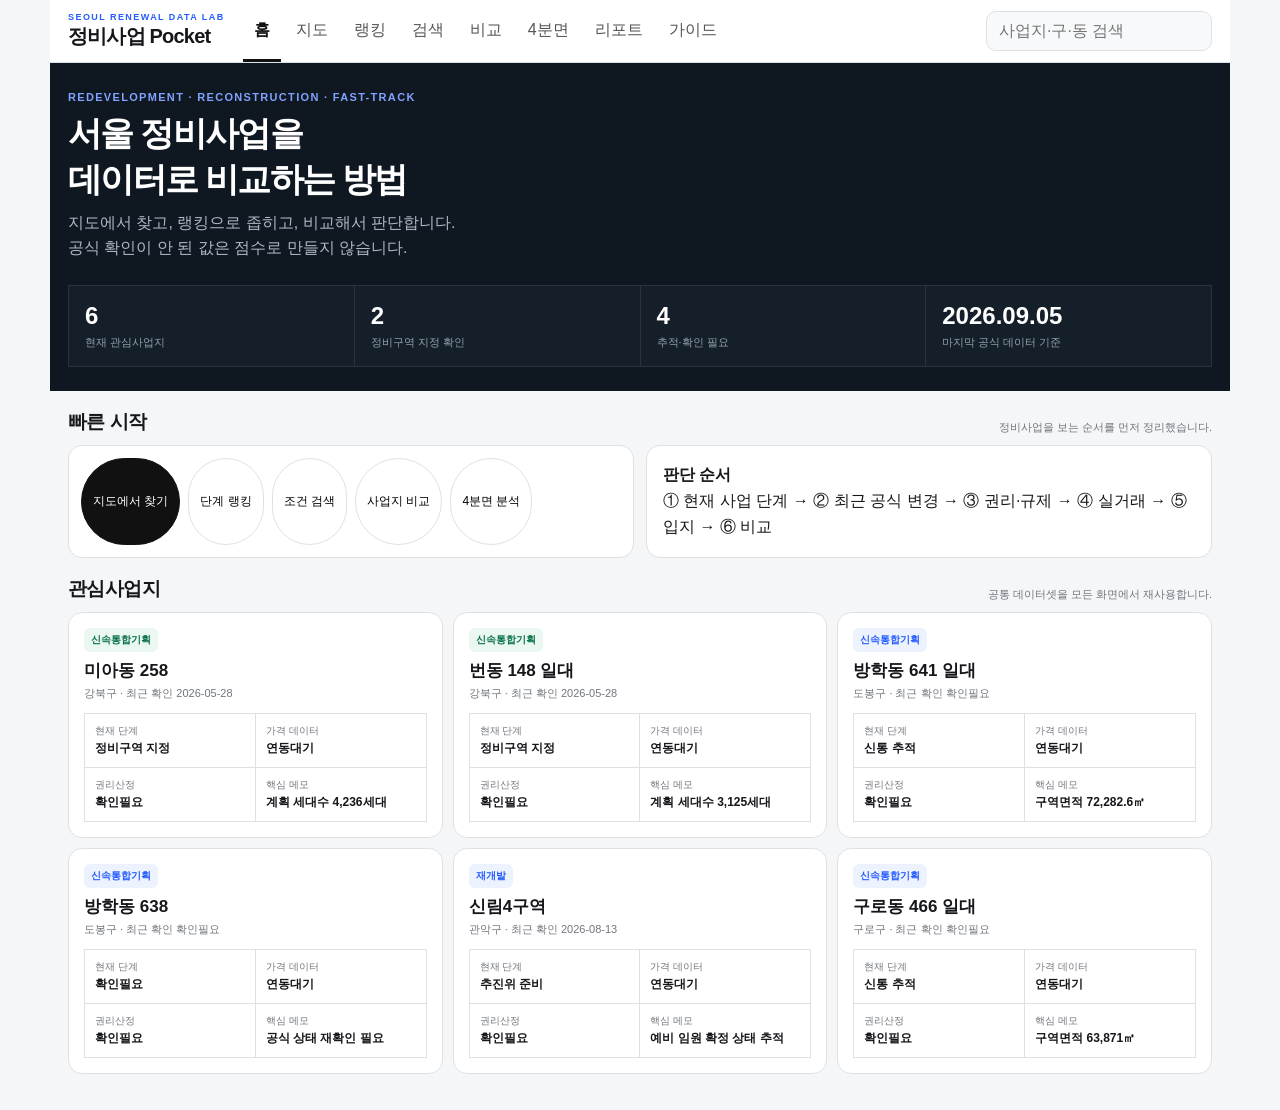
<file: seoul-redevelopment-pocket-renewal.html>
<!doctype html>
<html lang="ko">
<head>
<meta charset="utf-8" />
<meta name="viewport" content="width=device-width,initial-scale=1,viewport-fit=cover" />
<title>서울 정비사업 Pocket Lab</title>
<style>
:root{--bg:#f4f6f8;--ink:#15171a;--muted:#70757c;--line:#dde1e5;--card:#fff;--soft:#f8f9fa;--accent:#245cff;--dark:#0f1720;--good:#138a54;--warn:#b76a00}
*{box-sizing:border-box}body{margin:0;font-family:-apple-system,BlinkMacSystemFont,"Segoe UI","Noto Sans KR",sans-serif;background:var(--bg);color:var(--ink)}button,input{font:inherit}.shell{max-width:1180px;margin:auto;min-height:100vh}.topbar{position:sticky;top:0;z-index:50;background:rgba(255,255,255,.96);backdrop-filter:blur(12px);border-bottom:1px solid var(--line)}.topin{height:62px;display:flex;align-items:center;gap:18px;padding:0 18px}.brand{font-weight:900;letter-spacing:-.04em;font-size:20px;white-space:nowrap}.brand small{display:block;font-size:9px;letter-spacing:.16em;color:var(--accent);margin-bottom:1px}.nav{display:flex;gap:4px;overflow:auto;scrollbar-width:none}.nav button{border:0;background:transparent;padding:20px 11px 18px;color:#555;white-space:nowrap;border-bottom:3px solid transparent;cursor:pointer}.nav button.active{color:#111;border-color:#111;font-weight:800}.searchtop{margin-left:auto;min-width:220px}.searchtop input{width:100%;border:1px solid var(--line);background:var(--soft);border-radius:10px;padding:10px 12px;outline:none}.hero{background:var(--dark);color:#fff;padding:28px 18px 24px}.hero h1{font-size:34px;letter-spacing:-.05em;margin:8px 0}.hero p{color:#aeb8c5;margin:0;line-height:1.55}.hero .eyebrow{font-size:11px;color:#80a3ff;font-weight:800;letter-spacing:.12em}.metrics{display:grid;grid-template-columns:repeat(4,1fr);gap:1px;background:#2a3440;margin-top:24px;border:1px solid #2a3440}.metric{background:#151f29;padding:16px}.metric b{font-size:24px}.metric span{display:block;color:#91a0b1;font-size:11px;margin-top:5px}.content{padding:18px}.panel{display:none}.panel.active{display:block}.section{margin-bottom:18px}.section-head{display:flex;justify-content:space-between;gap:12px;align-items:end;margin-bottom:10px}.section-head h2{font-size:19px;margin:0;letter-spacing:-.03em}.section-head p{font-size:11px;color:var(--muted);margin:0}.card{background:var(--card);border:1px solid var(--line);border-radius:14px}.toolbar{display:flex;gap:8px;flex-wrap:wrap;padding:12px}.chip{border:1px solid var(--line);background:#fff;border-radius:999px;padding:8px 11px;font-size:12px;cursor:pointer}.chip.active{background:#111;color:#fff;border-color:#111}.grid2{display:grid;grid-template-columns:1fr 1fr;gap:12px}.ranking-row{display:grid;grid-template-columns:46px 1fr 150px 86px;gap:12px;align-items:center;padding:14px 16px;border-top:1px solid var(--line)}.ranking-row:first-child{border-top:0}.rank{font-size:22px;font-weight:900}.name b{display:block;font-size:15px}.sub{font-size:11px;color:var(--muted);margin-top:4px}.stage{font-size:12px;font-weight:800}.stagebar{height:6px;border-radius:999px;background:#e9edf1;overflow:hidden;margin-top:7px}.stagebar i{display:block;height:100%;background:#111}.status{text-align:right;font-size:11px;color:var(--muted)}.project-grid{display:grid;grid-template-columns:repeat(3,1fr);gap:10px}.project{padding:15px;cursor:pointer}.project:hover{border-color:#9da5ad}.project h3{margin:7px 0 4px;font-size:17px}.badge{display:inline-flex;font-size:10px;font-weight:800;padding:5px 7px;border-radius:6px;background:#eef2f7}.badge.blue{color:#245cff;background:#edf2ff}.badge.green{color:#087146;background:#eaf8f1}.kv{display:grid;grid-template-columns:1fr 1fr;margin-top:12px;border-top:1px solid var(--line);border-left:1px solid var(--line)}.kv div{padding:10px;border-right:1px solid var(--line);border-bottom:1px solid var(--line)}.kv small{display:block;color:var(--muted);font-size:10px}.kv b{font-size:12px}.fake-map{height:520px;position:relative;overflow:hidden;background:linear-gradient(35deg,#e5e9ed 25%,#f8fafb 25% 50%,#e9edf0 50% 75%,#f8fafb 75%);border-radius:14px;border:1px solid var(--line)}.map-toolbar{position:absolute;top:12px;left:12px;right:12px;z-index:3;display:flex;gap:7px;flex-wrap:wrap}.map-toolbar .chip{box-shadow:0 4px 14px rgba(0,0,0,.08)}.marker{position:absolute;transform:translate(-50%,-50%);background:#111;color:#fff;border-radius:999px;padding:7px 9px;font-size:11px;font-weight:800;box-shadow:0 4px 14px rgba(0,0,0,.18)}.map-side{position:absolute;right:12px;top:70px;width:290px;background:#fff;border:1px solid var(--line);border-radius:12px;box-shadow:0 12px 30px rgba(0,0,0,.13);padding:12px}.map-side h3{margin:0 0 8px}.filter-form{display:grid;grid-template-columns:repeat(4,1fr);gap:10px;padding:14px}.field label{display:block;font-size:10px;color:var(--muted);margin-bottom:5px}.field input,.field select{width:100%;padding:10px;border:1px solid var(--line);border-radius:8px;background:#fff}.result-head{padding:14px 16px;border-top:1px solid var(--line);font-weight:800}.compare-wrap{overflow:auto}.compare{border-collapse:collapse;width:100%;min-width:760px}.compare th,.compare td{padding:13px 12px;border-top:1px solid var(--line);text-align:left;font-size:12px}.compare th{color:var(--muted);font-weight:700}.quad{height:430px;position:relative;background:#fff;border:1px solid var(--line);border-radius:14px;overflow:hidden}.quad:before{content:"";position:absolute;left:50%;top:0;width:1px;height:100%;background:#cfd5da}.quad:after{content:"";position:absolute;top:50%;left:0;height:1px;width:100%;background:#cfd5da}.qlabel{position:absolute;font-size:11px;color:var(--muted)}.q1{top:10px;left:12px}.q2{top:10px;right:12px}.q3{bottom:10px;left:12px}.q4{bottom:10px;right:12px}.empty{position:absolute;left:50%;top:50%;transform:translate(-50%,-50%);background:#111;color:#fff;border-radius:999px;padding:10px 14px;font-size:11px}.report-list{display:grid;grid-template-columns:repeat(3,1fr);gap:10px}.report{padding:16px}.report .cat{font-size:10px;color:var(--accent);font-weight:900}.report h3{font-size:17px;line-height:1.35;margin:7px 0}.report p{font-size:12px;color:var(--muted);line-height:1.55}.guide{padding:16px;line-height:1.65}.bottom{display:none}
@media(max-width:760px){.topin{height:auto;display:block;padding:10px 12px 0}.brand{margin-bottom:6px}.searchtop{display:none}.nav button{padding:12px 9px 10px;font-size:12px}.hero{padding:22px 14px}.hero h1{font-size:27px}.metrics{grid-template-columns:1fr 1fr}.content{padding:12px 12px 82px}.grid2,.project-grid,.report-list{grid-template-columns:1fr}.ranking-row{grid-template-columns:34px 1fr 88px;gap:8px}.ranking-row .status{display:none}.filter-form{grid-template-columns:1fr 1fr}.fake-map{height:560px}.map-side{left:12px;right:12px;bottom:12px;top:auto;width:auto}.bottom{position:fixed;display:grid;grid-template-columns:repeat(5,1fr);left:0;right:0;bottom:0;background:rgba(255,255,255,.97);border-top:1px solid var(--line);z-index:60;padding:6px 4px calc(6px + env(safe-area-inset-bottom))}.bottom button{border:0;background:transparent;font-size:10px;padding:6px;color:#6b7177}.bottom button b{display:block;font-size:17px;margin-bottom:2px}.bottom button.active{color:#111;font-weight:800}}
</style>
</head>
<body>
<div class="shell">
<header class="topbar"><div class="topin"><div class="brand"><small>SEOUL RENEWAL DATA LAB</small>정비사업 Pocket</div><nav class="nav" id="nav"><button class="active" data-tab="home">홈</button><button data-tab="map">지도</button><button data-tab="ranking">랭킹</button><button data-tab="search">검색</button><button data-tab="compare">비교</button><button data-tab="quad">4분면</button><button data-tab="report">리포트</button><button data-tab="guide">가이드</button></nav><div class="searchtop"><input id="globalSearch" placeholder="사업지·구·동 검색"></div></div></header>
<section class="hero"><div class="eyebrow">REDEVELOPMENT · RECONSTRUCTION · FAST-TRACK</div><h1>서울 정비사업을<br>데이터로 비교하는 방법</h1><p>지도에서 찾고, 랭킹으로 좁히고, 비교해서 판단합니다.<br>공식 확인이 안 된 값은 점수로 만들지 않습니다.</p><div class="metrics"><div class="metric"><b>6</b><span>현재 관심사업지</span></div><div class="metric"><b>2</b><span>정비구역 지정 확인</span></div><div class="metric"><b>4</b><span>추적·확인 필요</span></div><div class="metric"><b>2026.09.05</b><span>마지막 공식 데이터 기준</span></div></div></section>
<main class="content">
<div class="panel active" id="home">
<section class="section"><div class="section-head"><h2>빠른 시작</h2><p>정비사업을 보는 순서를 먼저 정리했습니다.</p></div><div class="grid2"><div class="card toolbar"><button class="chip active" data-jump="map">지도에서 찾기</button><button class="chip" data-jump="ranking">단계 랭킹</button><button class="chip" data-jump="search">조건 검색</button><button class="chip" data-jump="compare">사업지 비교</button><button class="chip" data-jump="quad">4분면 분석</button></div><div class="card guide"><b>판단 순서</b><br>① 현재 사업 단계 → ② 최근 공식 변경 → ③ 권리·규제 → ④ 실거래 → ⑤ 입지 → ⑥ 비교</div></div></section>
<section class="section"><div class="section-head"><h2>관심사업지</h2><p>공통 데이터셋을 모든 화면에서 재사용합니다.</p></div><div class="project-grid" id="homeProjects"></div></section>
</div>
<div class="panel" id="map"><section class="section"><div class="section-head"><h2>서울 정비사업 지도</h2><p>Realdex식 탐색 흐름을 정비사업에 맞게 재구성</p></div><div class="fake-map"><div class="map-toolbar"><button class="chip active">전체</button><button class="chip">신통기획</button><button class="chip">재개발</button><button class="chip">정비구역 지정</button><button class="chip">추진위</button><button class="chip">변경</button><button class="chip">확인필요</button></div><span class="marker" style="left:34%;top:31%">미아 258</span><span class="marker" style="left:40%;top:25%">번동 148</span><span class="marker" style="left:46%;top:17%">방학 641</span><span class="marker" style="left:52%;top:14%">방학 638</span><span class="marker" style="left:43%;top:70%">신림4</span><span class="marker" style="left:32%;top:64%">구로 466</span><aside class="map-side"><div class="sub">지도에서 사업지를 선택하면</div><h3>사업지 요약 패널</h3><div class="kv"><div><small>현재 단계</small><b>즉시 확인</b></div><div><small>최근 변경</small><b>날짜 표시</b></div><div><small>권리산정</small><b>확인 여부</b></div><div><small>실거래</small><b>연동 예정</b></div></div></aside></div></section></div>
<div class="panel" id="ranking"><section class="section"><div class="section-head"><h2>사업 진행 랭킹</h2><p>투자점수가 아니라 공식 행정단계 기준</p></div><div class="card toolbar"><button class="chip active">전체</button><button class="chip">서울</button><button class="chip">신통기획</button><button class="chip">재개발</button><button class="chip">구역지정</button><button class="chip">추진위</button></div><div class="card" id="rankList"></div></section></div>
<div class="panel" id="search"><section class="section"><div class="section-head"><h2>맞춤 정비사업 검색</h2><p>조건 설정 → 결과 보기</p></div><div class="card"><div class="filter-form"><div class="field"><label>지역</label><select><option>서울 전체</option><option>강북구</option><option>도봉구</option><option>관악구</option><option>구로구</option></select></div><div class="field"><label>사업 유형</label><select><option>전체</option><option>신속통합기획</option><option>재개발</option><option>재건축</option><option>모아타운</option></select></div><div class="field"><label>최소 진행 단계</label><select><option>전체</option><option>후보지</option><option>정비구역 지정</option><option>추진위</option><option>조합설립</option></select></div><div class="field"><label>검색어</label><input id="searchInput" placeholder="예: 미아동"></div></div><div class="result-head">검색 결과 <span id="resultCount">6</span>건</div></div><div class="project-grid" id="searchProjects" style="margin-top:10px"></div></section></div>
<div class="panel" id="compare"><section class="section"><div class="section-head"><h2>사업지 비교</h2><p>최대 4개를 같은 축으로 비교</p></div><div class="card compare-wrap"><table class="compare"><thead><tr><th>항목</th><th>미아동 258</th><th>번동 148</th><th>방학동 641</th><th>신림4구역</th></tr></thead><tbody><tr><th>지역</th><td>강북구</td><td>강북구</td><td>도봉구</td><td>관악구</td></tr><tr><th>유형</th><td>신통기획</td><td>신통기획</td><td>신통기획</td><td>재개발</td></tr><tr><th>현재 단계</th><td>정비구역 지정</td><td>정비구역 지정</td><td>신통 추적</td><td>추진위 준비</td></tr><tr><th>최근 공식 확인</th><td>2026-05-28</td><td>2026-05-28</td><td>확인필요</td><td>2026-08-13</td></tr><tr><th>권리산정</th><td>확인필요</td><td>확인필요</td><td>확인필요</td><td>확인필요</td></tr><tr><th>실거래</th><td>연동대기</td><td>연동대기</td><td>연동대기</td><td>연동대기</td></tr></tbody></table></div></section></div>
<div class="panel" id="quad"><section class="section"><div class="section-head"><h2>사업진행도 × 가격매력도</h2><p>데이터가 충분해지면 자동 활성화</p></div><div class="quad"><span class="qlabel q1">진행 빠름 · 가격 매력</span><span class="qlabel q2">진행 빠름 · 가격 부담</span><span class="qlabel q3">초기 · 가격 매력</span><span class="qlabel q4">초기 · 가격 부담</span><div class="empty">실거래 데이터 연동 후 표시</div></div></section></div>
<div class="panel" id="report"><section class="section"><div class="section-head"><h2>정비사업 리포트</h2><p>단순 뉴스가 아니라 데이터 기반 해석</p></div><div class="report-list"><article class="card report"><div class="cat">강북권</div><h3>미아동 258 · 번동 148, 구역지정 이후 무엇을 봐야 하나</h3><p>다음 행정단계, 사업 주체 구성, 권리산정기준일 확인을 우선 추적합니다.</p></article><article class="card report"><div class="cat">도봉권</div><h3>방학동 641 · 638, 같은 동에서도 진행상태가 다른 이유</h3><p>후보지·정비계획·공식 절차 상태를 분리해서 보여주는 구조로 관리합니다.</p></article><article class="card report"><div class="cat">분석 원칙</div><h3>실거래 없는 사업지를 억지 점수로 평가하지 않습니다</h3><p>가격매력도와 4분면은 공식 실거래와 비교 기준이 쌓인 뒤 활성화합니다.</p></article></div></section></div>
<div class="panel" id="guide"><section class="section"><div class="section-head"><h2>지표·데이터 가이드</h2><p>숫자의 출처와 의미를 명확히</p></div><div class="card guide"><b>사업 단계</b><br>후보지 선정 → 신통기획안 확정 → 정비계획 입안/열람 → 정비구역 지정 → 추진위 → 조합설립 → 사업시행인가 → 관리처분 → 이주/철거 → 착공<br><br><b>데이터 원칙</b><br>서울시 정비사업 정보몽땅·서울도시계획포털·서울시 및 자치구 고시공고·국토부 실거래가 등 공식 출처를 우선합니다. 미확인 값은 ‘확인필요’, 수집 전 값은 ‘연동대기’로 표시합니다.</div></section></div>
</main>
</div>
<nav class="bottom"><button class="active" data-tab="home"><b>⌂</b>홈</button><button data-tab="map"><b>⌖</b>지도</button><button data-tab="ranking"><b>≡</b>랭킹</button><button data-tab="search"><b>⌕</b>검색</button><button data-tab="compare"><b>⇄</b>비교</button></nav>
<script>
const sites=[
{name:'미아동 258',gu:'강북구',type:'신속통합기획',stage:'정비구역 지정',stageNo:4,date:'2026-05-28',note:'계획 세대수 4,236세대'},
{name:'번동 148 일대',gu:'강북구',type:'신속통합기획',stage:'정비구역 지정',stageNo:4,date:'2026-05-28',note:'계획 세대수 3,125세대'},
{name:'방학동 641 일대',gu:'도봉구',type:'신속통합기획',stage:'신통 추적',stageNo:2,date:'확인필요',note:'구역면적 72,282.6㎡'},
{name:'방학동 638',gu:'도봉구',type:'신속통합기획',stage:'확인필요',stageNo:1,date:'확인필요',note:'공식 상태 재확인 필요'},
{name:'신림4구역',gu:'관악구',type:'재개발',stage:'추진위 준비',stageNo:5,date:'2026-08-13',note:'예비 임원 확정 상태 추적'},
{name:'구로동 466 일대',gu:'구로구',type:'신속통합기획',stage:'신통 추적',stageNo:2,date:'확인필요',note:'구역면적 63,871㎡'}];
function card(s){return `<article class="card project"><span class="badge ${s.stage.includes('지정')?'green':'blue'}">${s.type}</span><h3>${s.name}</h3><div class="sub">${s.gu} · 최근 확인 ${s.date}</div><div class="kv"><div><small>현재 단계</small><b>${s.stage}</b></div><div><small>가격 데이터</small><b>연동대기</b></div><div><small>권리산정</small><b>확인필요</b></div><div><small>핵심 메모</small><b>${s.note}</b></div></div></article>`}
function renderCards(id,data=sites){document.getElementById(id).innerHTML=data.map(card).join('')}
function renderRank(){const a=[...sites].sort((x,y)=>y.stageNo-x.stageNo);document.getElementById('rankList').innerHTML=a.map((s,i)=>`<div class="ranking-row"><div class="rank">${i+1}</div><div class="name"><b>${s.name}</b><div class="sub">${s.gu} · ${s.type}</div></div><div class="stage">${s.stage}<div class="stagebar"><i style="width:${s.stageNo*10}%"></i></div></div><div class="status">${s.date}</div></div>`).join('')}
renderCards('homeProjects');renderCards('searchProjects');renderRank();
function openTab(id){document.querySelectorAll('.panel').forEach(p=>p.classList.toggle('active',p.id===id));document.querySelectorAll('[data-tab]').forEach(b=>b.classList.toggle('active',b.dataset.tab===id));window.scrollTo({top:0,behavior:'smooth'})}
document.querySelectorAll('[data-tab]').forEach(b=>b.onclick=()=>openTab(b.dataset.tab));document.querySelectorAll('[data-jump]').forEach(b=>b.onclick=()=>openTab(b.dataset.jump));
const q=document.getElementById('searchInput');q.addEventListener('input',()=>{const t=q.value.trim().toLowerCase();const data=sites.filter(s=>(s.name+s.gu+s.type+s.stage).toLowerCase().includes(t));renderCards('searchProjects',data);document.getElementById('resultCount').textContent=data.length});
const gs=document.getElementById('globalSearch');gs.addEventListener('keydown',e=>{if(e.key==='Enter'){openTab('search');q.value=gs.value;q.dispatchEvent(new Event('input'))}})
</script>
</body></html>
</file>
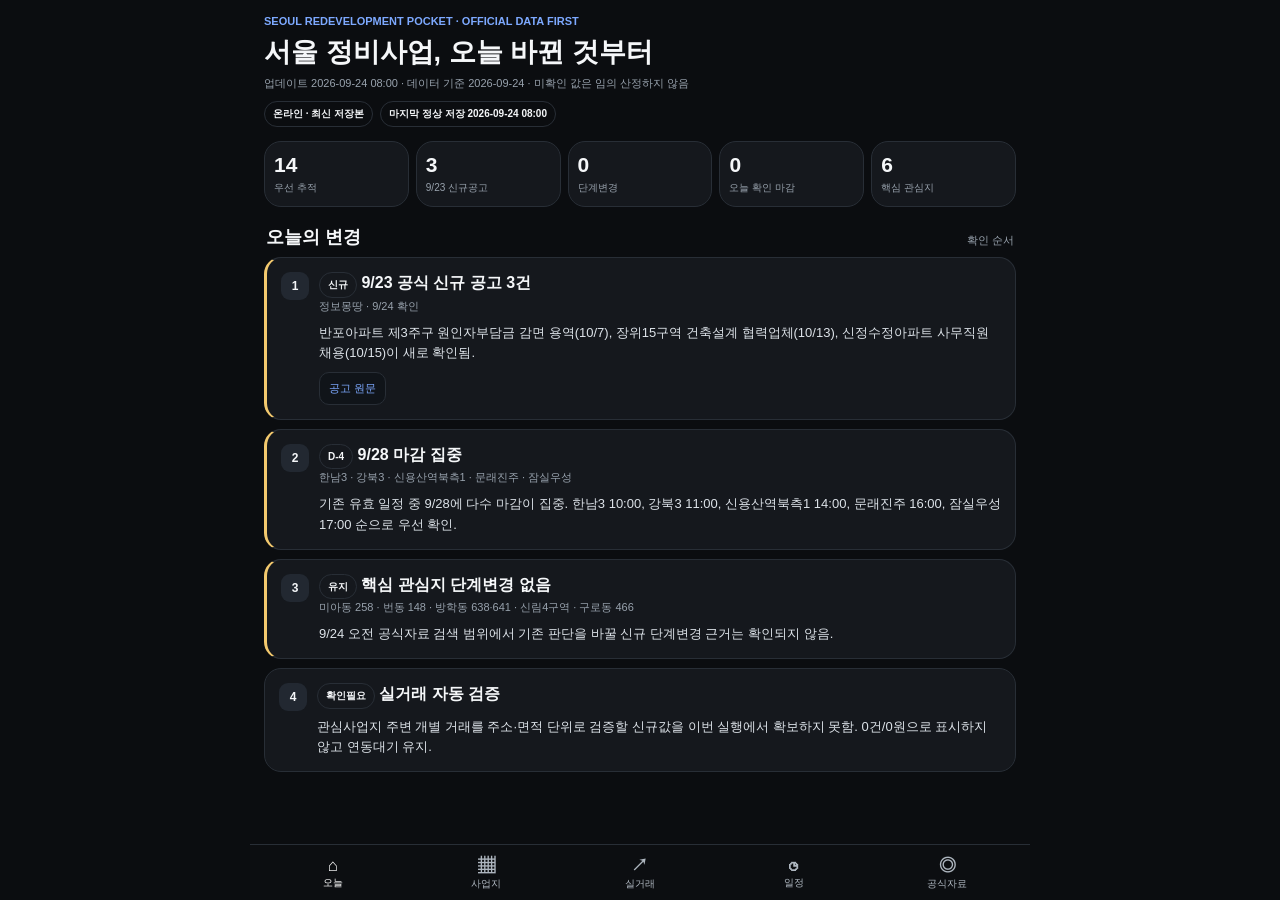
<file: seoul-redevelopment-report.html>
<!doctype html><html lang="ko"><head><meta charset="utf-8"><meta name="viewport" content="width=device-width,initial-scale=1,viewport-fit=cover"><meta name="theme-color" content="#0b0d10"><title>서울 정비사업 Pocket</title><style>:root{--bg:#0b0d10;--card:#15181d;--line:#282e36;--text:#f5f7f9;--muted:#98a2ad;--blue:#7da9ff;--green:#73d397;--amber:#f3c96e;--red:#ff8b86}*{box-sizing:border-box}body{margin:0;background:var(--bg);color:var(--text);font-family:-apple-system,BlinkMacSystemFont,"Segoe UI","Noto Sans KR",sans-serif}.app{max-width:780px;margin:auto;padding:15px 14px 105px}.eyebrow{font-size:11px;font-weight:800;color:var(--blue)}h1{font-size:27px;margin:7px 0 5px}.muted,.meta{color:var(--muted);font-size:11px;line-height:1.55}.statusline,.btns{display:flex;gap:7px;flex-wrap:wrap;margin-top:9px}.chip,.badge{display:inline-flex;padding:5px 8px;border:1px solid var(--line);border-radius:999px;font-size:10px;font-weight:800}.stats{display:grid;grid-template-columns:repeat(5,1fr);gap:7px;margin:14px 0}.stat,.card{background:var(--card);border:1px solid var(--line);border-radius:17px}.stat{padding:11px 9px}.stat b{display:block;font-size:21px}.stat span{font-size:10px;color:var(--muted)}.section{margin-top:18px}.head{display:flex;justify-content:space-between;align-items:end;margin:0 2px 8px}.head h2{font-size:18px;margin:0}.card{padding:14px;margin-bottom:9px}.priority{border-left:3px solid var(--amber)}.row{display:flex;gap:10px}.rank{width:28px;height:28px;display:grid;place-items:center;border-radius:9px;background:#222831;font-weight:900;font-size:12px;flex:0 0 auto}.title{font-weight:850;line-height:1.35}.desc{font-size:13px;line-height:1.55;color:#dde3e9;margin-top:8px}.kv{display:grid;grid-template-columns:1fr 1fr;gap:7px;margin-top:10px}.kv>div{background:#101318;border:1px solid var(--line);border-radius:12px;padding:9px}.kv small{display:block;color:var(--muted);font-size:10px}.kv b{font-size:12px}.progress{height:7px;background:#22272e;border-radius:99px;overflow:hidden;margin-top:10px}.progress i{display:block;height:100%;background:linear-gradient(90deg,#6b8ff5,#9dbdff)}.btn{border:1px solid var(--line);background:#101419;color:var(--blue);border-radius:10px;padding:8px 9px;font-size:11px;text-decoration:none}.panel{display:none}.panel.active{display:block}.searchbar{position:sticky;top:0;z-index:15;background:rgba(11,13,16,.94);backdrop-filter:blur(15px);padding:8px 0}.searchbar input{width:100%;border:1px solid var(--line);background:#101318;color:var(--text);padding:11px 12px;border-radius:13px}.bottom{position:fixed;left:50%;bottom:0;transform:translateX(-50%);width:min(780px,100%);display:grid;grid-template-columns:repeat(5,1fr);background:rgba(13,15,18,.95);backdrop-filter:blur(18px);border-top:1px solid var(--line);padding:8px 6px calc(8px + env(safe-area-inset-bottom));z-index:20}.bottom button{color:#aeb6bf;background:none;border:0;font-size:10px}.bottom b{display:block;font-size:17px}.bottom button.active{color:#fff}.note{padding:13px;border:1px dashed var(--line);border-radius:14px;color:var(--muted);font-size:12px;line-height:1.55}.site.hide{display:none}@media(max-width:560px){.stats{grid-template-columns:repeat(3,1fr)}}</style></head><body><main class="app"><div class="eyebrow">SEOUL REDEVELOPMENT POCKET · OFFICIAL DATA FIRST</div><h1>서울 정비사업, 오늘 바뀐 것부터</h1><div class="muted">업데이트 2026-09-24 08:00 · 데이터 기준 2026-09-24 · 미확인 값은 임의 산정하지 않음</div><div class="statusline"><span class="chip" id="net">네트워크 확인 중</span><span class="chip">마지막 정상 저장 2026-09-24 08:00</span></div><section class="stats"><div class="stat"><b>14</b><span>우선 추적</span></div><div class="stat"><b>3</b><span>9/23 신규공고</span></div><div class="stat"><b>0</b><span>단계변경</span></div><div class="stat"><b>0</b><span>오늘 확인 마감</span></div><div class="stat"><b>6</b><span>핵심 관심지</span></div></section><div id="today" class="panel active"><section class="section"><div class="head"><h2>오늘의 변경</h2><span class="meta">확인 순서</span></div><div class="card priority"><div class="row"><div class="rank">1</div><div><div class="title"><span class="badge">신규</span> 9/23 공식 신규 공고 3건</div><div class="meta">정보몽땅 · 9/24 확인</div><div class="desc">반포아파트 제3주구 원인자부담금 감면 용역(10/7), 장위15구역 건축설계 협력업체(10/13), 신정수정아파트 사무직원 채용(10/15)이 새로 확인됨.</div><div class="btns"><a class="btn" href="https://cleanup.seoul.go.kr/cleanup/bidpblanc/lscr.do" target="_blank" rel="noopener">공고 원문</a></div></div></div></div><div class="card priority"><div class="row"><div class="rank">2</div><div><div class="title"><span class="badge">D-4</span> 9/28 마감 집중</div><div class="meta">한남3 · 강북3 · 신용산역북측1 · 문래진주 · 잠실우성</div><div class="desc">기존 유효 일정 중 9/28에 다수 마감이 집중. 한남3 10:00, 강북3 11:00, 신용산역북측1 14:00, 문래진주 16:00, 잠실우성 17:00 순으로 우선 확인.</div></div></div></div><div class="card priority"><div class="row"><div class="rank">3</div><div><div class="title"><span class="badge">유지</span> 핵심 관심지 단계변경 없음</div><div class="meta">미아동 258 · 번동 148 · 방학동 638·641 · 신림4구역 · 구로동 466</div><div class="desc">9/24 오전 공식자료 검색 범위에서 기존 판단을 바꿀 신규 단계변경 근거는 확인되지 않음.</div></div></div></div><div class="card"><div class="row"><div class="rank">4</div><div><div class="title"><span class="badge">확인필요</span> 실거래 자동 검증</div><div class="desc">관심사업지 주변 개별 거래를 주소·면적 단위로 검증할 신규값을 이번 실행에서 확보하지 못함. 0건/0원으로 표시하지 않고 연동대기 유지.</div></div></div></div></section></div><div id="sitesPanel" class="panel"><div class="searchbar"><input id="q" placeholder="사업지 · 구 · 유형 검색"></div><section class="section"><div class="head"><h2>관심사업지</h2><span class="meta">공식 확인값만</span></div><div id="sites"></div></section></div><div id="trade" class="panel"><section class="section"><div class="head"><h2>실거래 / 시세</h2></div><div class="note"><b>실거래</b> · 국토부 신고자료: 연동대기. 신고 지연 가능성을 고려해 거래일·면적·가격 검증 후 표시.<br><br><b>호가</b> · 비공식 시세: 현재 미수집.<br><br><b>가격지수</b> · 참고지표는 개별 실거래와 혼합하지 않음.</div></section></div><div id="schedule" class="panel"><section class="section"><div class="head"><h2>마감 일정</h2><span class="meta">9/24 기준</span></div><div class="card priority"><div class="title"><span class="badge">D-4</span> 9월 28일 집중 마감</div><div class="desc">한남3 10:00 · 강북3 11:00 · 신용산역북측1 14:00 · 문래진주 16:00 · 잠실우성 17:00. 변경·연장 여부는 원문 최종 확인.</div></div><div class="card"><div class="title">신규 후속 일정</div><div class="kv"><div><small>10/7</small><b>반포3주구</b></div><div><small>10/13</small><b>장위15</b></div><div><small>10/15</small><b>신정수정</b></div><div><small>11/16</small><b>목동8 시공자</b></div></div></div></section></div><div id="sources" class="panel"><section class="section"><div class="head"><h2>공식자료</h2><span class="meta">9/24 확인</span></div><div class="card"><div class="title">서울시 정비사업 정보몽땅</div><div class="btns"><a class="btn" href="https://cleanup.seoul.go.kr/" target="_blank">열기</a></div></div><div class="card"><div class="title">서울시 신속통합기획 아카이브</div><div class="btns"><a class="btn" href="https://news.seoul.go.kr/citybuild/archives/category/housing/s-plan" target="_blank">열기</a></div></div><div class="card"><div class="title">국토부 실거래가 공개시스템</div><div class="btns"><a class="btn" href="https://rt.molit.go.kr/" target="_blank">열기</a></div></div></section></div></main><nav class="bottom"><button class="active" data-panel="today"><b>⌂</b>오늘</button><button data-panel="sitesPanel"><b>▦</b>사업지</button><button data-panel="trade"><b>↗</b>실거래</button><button data-panel="schedule"><b>◷</b>일정</button><button data-panel="sources"><b>◎</b>공식자료</button></nav><script>const data=[['미아동 258','강북구 · 신통 재개발','추진위원회','구역지정 2026-05-28','조합설립',50],['번동 148','강북구 · 신통 재개발','추진위원회','구역지정 2026-05-28','조합설립',50],['방학동 638','도봉구 · 신통 재개발','신통기획안 확정','약 986세대 · 최고 35층','정비계획 입안·열람',20],['방학동 641','도봉구 · 방학1구역','신통기획안 확정','약 1,813세대 · 최고 35층','정비계획 입안·열람',20],['신림4구역','관악구 · 재개발','추진위 구성 추적','후보 확정 2026-08-13','추진위 승인·구성',45],['구로동 466','구로구 · 신통 재개발','신통기획안 확정','가이드라인 2026-07-23','정비계획 입안·열람',20],['청파동1가 97-35','용산구 · 신통 재개발','신통기획안 확정','2026-09 가이드라인','정비계획 입안',20],['도림동 133-1','영등포구 · 신통 재개발','신통기획안 확정','2026-09 아카이브','정비계획 입안',20]];sites.innerHTML=data.map(x=>`<div class="card site" data-search="${x[0]} ${x[1]}"><div class="title">${x[0]} <span class="badge">${x[2]}</span></div><div class="meta">${x[1]}</div><div class="progress"><i style="width:${x[5]}%"></i></div><div class="kv"><div><small>현재 단계</small><b>${x[2]}</b></div><div><small>최근 공식 확인</small><b>${x[3]}</b></div><div><small>다음 확인</small><b>${x[4]}</b></div><div><small>실거래</small><b>연동대기</b></div></div></div>`).join('');document.querySelectorAll('.bottom button').forEach(b=>b.onclick=()=>{document.querySelectorAll('.panel').forEach(p=>p.classList.remove('active'));document.querySelectorAll('.bottom button').forEach(x=>x.classList.remove('active'));document.getElementById(b.dataset.panel).classList.add('active');b.classList.add('active');scrollTo(0,0)});q.oninput=e=>{let v=e.target.value.toLowerCase();document.querySelectorAll('.site').forEach(x=>x.classList.toggle('hide',!x.dataset.search.toLowerCase().includes(v)))};function ns(){net.textContent=navigator.onLine?'온라인 · 최신 저장본':'오프라인 · 마지막 저장 데이터'}addEventListener('online',ns);addEventListener('offline',ns);ns();</script></body></html>
</file>
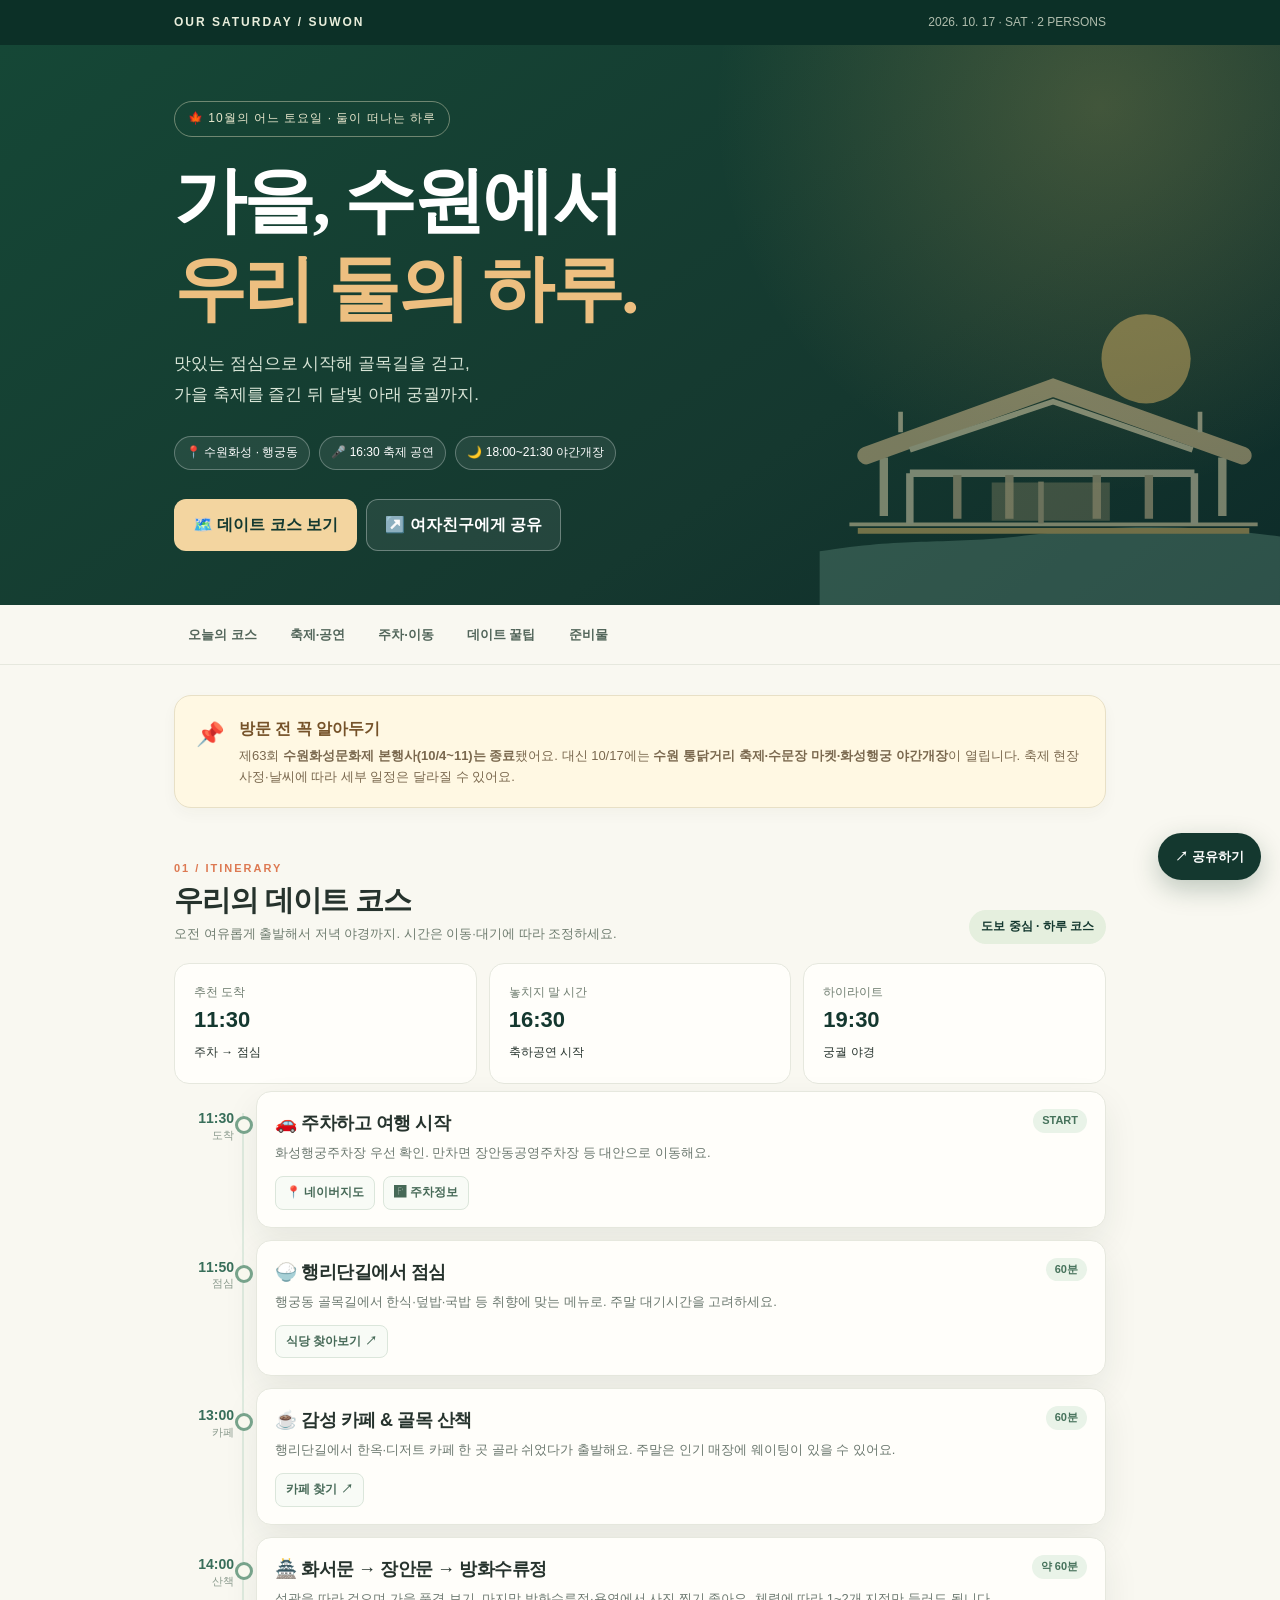
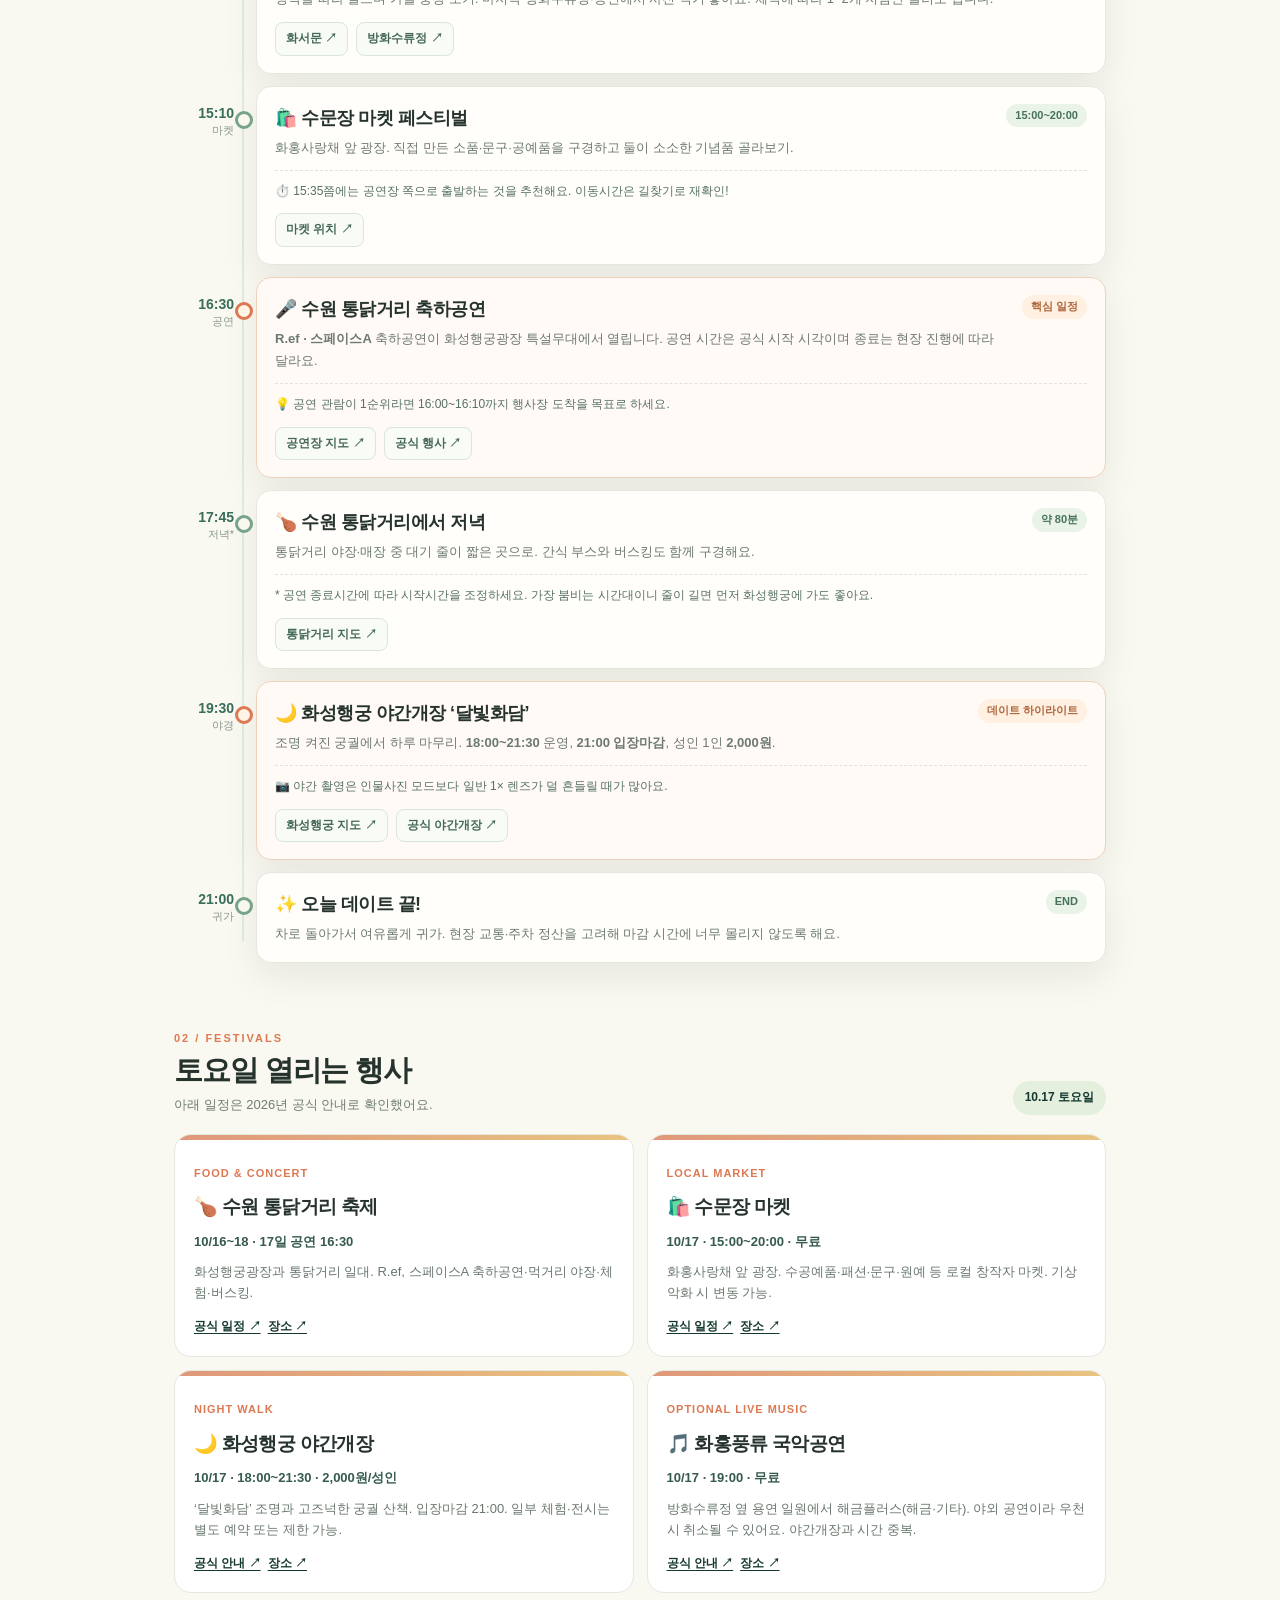
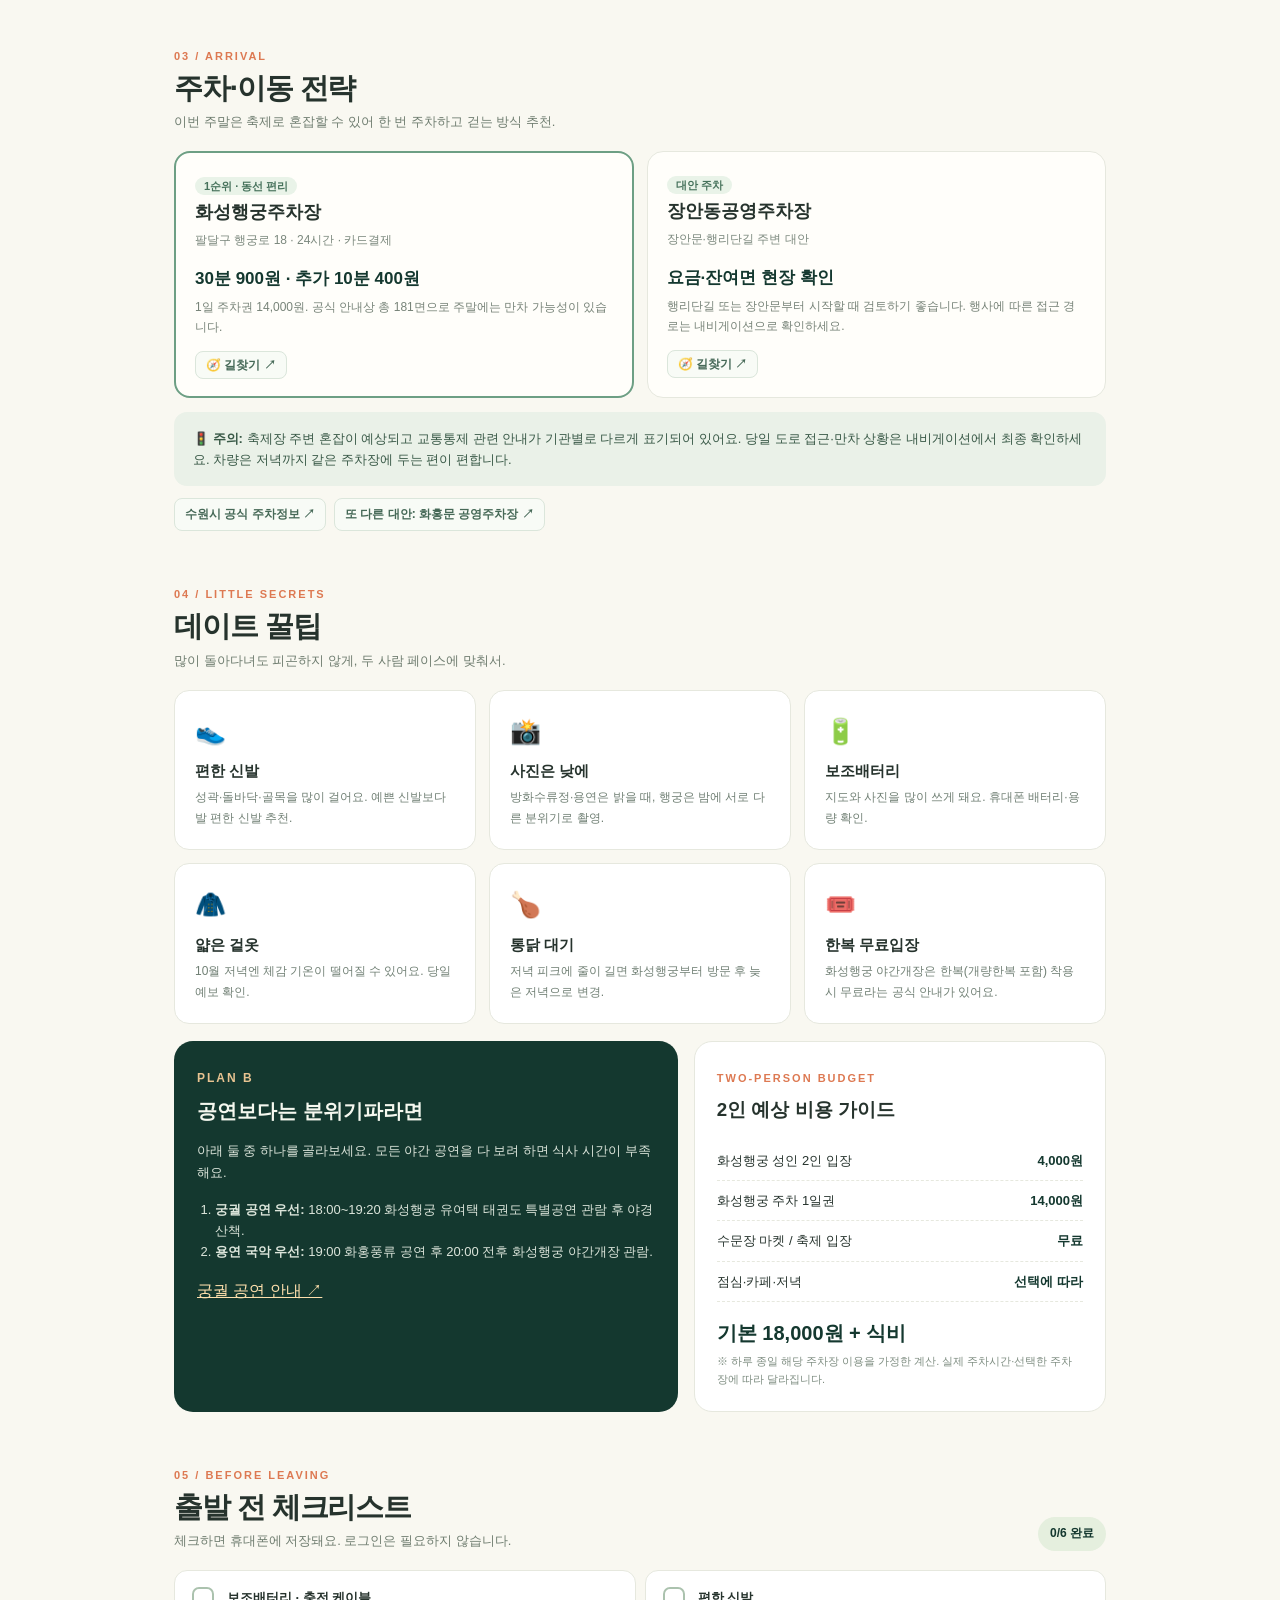
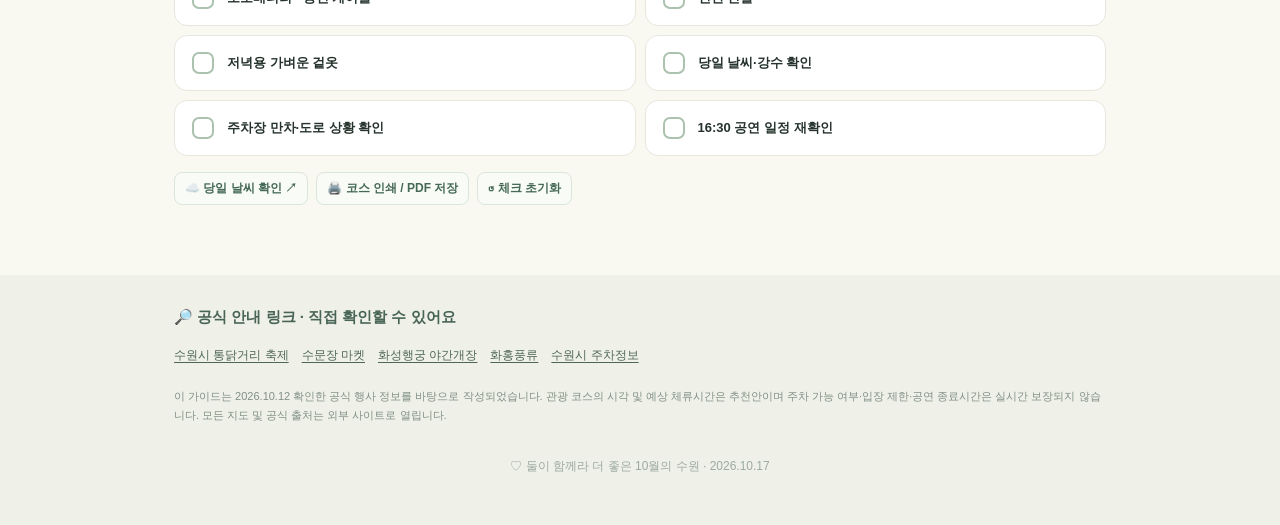
<file: suwon-date-20261017.html>
<!doctype html>
<html lang="ko">
<head>
  <meta charset="utf-8">
  <meta name="viewport" content="width=device-width, initial-scale=1, viewport-fit=cover">
  <meta name="theme-color" content="#15352e">
  <meta name="description" content="2026년 10월 17일 토요일 수원 가을 데이트 · 행리단길, 수원화성, 수문장 마켓, 통닭거리 축제, 화성행궁 야간개장. 함께 보는 모바일 여행 가이드.">
  <meta property="og:type" content="website">
  <meta property="og:title" content="우리의 수원 가을 데이트 🍁 | 10.17 SAT">
  <meta property="og:description" content="먹고, 걷고, 공연 보고, 야경까지. 우리 둘을 위한 하루 일정 💚">
  <title>우리의 수원 가을 데이트 | 2026.10.17</title>
  <style>
    :root{--forest:#14382f;--forest2:#1f5042;--ink:#26332d;--muted:#6f7d70;--cream:#f9f8f1;--paper:#fffefa;--line:#e6e8de;--orange:#dd7952;--soft:#eef3ea;--gold:#e9bd6a;--shadow:0 14px 35px rgba(21,54,42,.08)}
    *{box-sizing:border-box}html{scroll-behavior:smooth}body{margin:0;background:var(--cream);color:var(--ink);font-family:-apple-system,BlinkMacSystemFont,'Apple SD Gothic Neo','Malgun Gothic','Noto Sans KR',sans-serif;-webkit-font-smoothing:antialiased;line-height:1.62}a{color:inherit;text-decoration:none}button{font:inherit;cursor:pointer}button:focus-visible,a:focus-visible{outline:3px solid var(--orange);outline-offset:3px}.wrap{max-width:980px;margin:auto;padding:0 24px}.mini{font-size:12px;letter-spacing:2px;text-transform:uppercase;font-weight:800}.top{background:#0c3027;color:#e9eedc;padding:13px 0;font-size:12px}.top .wrap{display:flex;justify-content:space-between;gap:12px;align-items:center}.top span:nth-child(2){opacity:.74}.hero{background:radial-gradient(circle at 86% 11%,rgba(232,190,100,.21),transparent 32%),linear-gradient(145deg,#154736,#15382f 65%,#0d2b29);color:#fff;overflow:hidden;position:relative}.hero .wrap{padding-top:56px;padding-bottom:54px;position:relative;z-index:1}.overline{display:inline-flex;align-items:center;gap:9px;border:1px solid rgba(245,238,205,.4);border-radius:999px;padding:7px 13px;color:#e8e7cd;font-size:12px;letter-spacing:1px}.hero h1{font-family:Georgia,'Apple SD Gothic Neo',serif;font-size:clamp(41px,6.7vw,72px);font-weight:700;line-height:1.22;margin:21px 0 14px;letter-spacing:-2.6px}.hero h1 em{font-style:normal;color:#edbf80}.hero .sub{font-size:17px;color:#d7e4d6;line-height:1.85;margin:0;max-width:540px}.hero .pills{display:flex;gap:9px;flex-wrap:wrap;margin:26px 0 0}.pill{border:1px solid rgba(255,255,255,.28);border-radius:100px;font-size:12px;padding:6px 11px;background:rgba(255,255,255,.07)}.hero-art{position:absolute;bottom:-16px;right:0;opacity:.45;width:min(50vw,465px);pointer-events:none}.hero-buttons{display:flex;gap:9px;flex-wrap:wrap;margin-top:29px}.btn{border-radius:12px;padding:12px 18px;border:1px solid transparent;font-weight:800;display:inline-flex;align-items:center;justify-content:center;gap:8px;transition:transform .15s}.btn:hover{transform:translateY(-1px)}.btn-primary{background:#f3d5a0;color:#133930}.btn-ghost{border-color:rgba(255,255,255,.32);color:#fff;background:rgba(255,255,255,.07)}.btn-outline{background:#fff;border-color:var(--line);color:var(--forest);padding:10px 13px;font-size:13px}.nav-outer{position:sticky;top:0;z-index:20;background:rgba(249,248,241,.94);backdrop-filter:blur(15px);-webkit-backdrop-filter:blur(15px);border-bottom:1px solid var(--line)}.nav{display:flex;overflow-x:auto;scrollbar-width:none;gap:5px;align-items:center;padding-top:10px;padding-bottom:10px}.nav::-webkit-scrollbar{display:none}.nav a{white-space:nowrap;font-size:13px;font-weight:800;padding:9px 14px;border-radius:10px;color:#53665b}.nav a:hover,.nav a.active{background:var(--forest);color:#fff}.intro{margin:30px 0 12px;border-radius:17px;padding:20px 21px;border:1px solid #e8e0c6;background:#fff8e3;display:flex;gap:14px;align-items:start;box-shadow:0 6px 15px rgba(63,45,20,.035)}.intro .icon{font-size:23px}.intro strong{color:#755229}.intro p{margin:3px 0 0;font-size:13px;color:#7a684e}.section{padding:34px 0 15px;scroll-margin-top:66px}.sectionhead{display:flex;justify-content:space-between;align-items:end;gap:14px;margin-bottom:19px}.eyebrow{color:var(--orange);font-size:11px;letter-spacing:2px;font-weight:900}.section h2{font-size:29px;letter-spacing:-1.1px;margin:1px 0 3px;line-height:1.35}.section .lede{font-size:13px;color:var(--muted);margin:0}.badge{font-size:12px;color:var(--forest);font-weight:800;background:#e5efde;border-radius:999px;padding:7px 12px;white-space:nowrap}.overview-grid{display:grid;grid-template-columns:repeat(3,minmax(0,1fr));gap:12px}.overview-card{background:var(--paper);border-radius:15px;padding:19px;border:1px solid var(--line)}.overview-card b{display:block;font-size:22px;color:var(--forest)}.overview-card small{display:block;font-size:12px;color:var(--muted)}.overview-card span{font-size:12px;color:var(--ink)}.timeline{position:relative;margin-top:7px}.timeline:before{content:"";position:absolute;width:2px;background:#dfebdf;top:22px;bottom:22px;left:68px}.stop{display:grid;grid-template-columns:60px 1fr;gap:22px;position:relative;margin-bottom:12px}.stop .time{text-align:right;padding-top:18px;font-weight:900;color:#386e5a;font-size:14px;line-height:1.35}.stop .time small{display:block;font-size:11px;color:#89998c;font-weight:500}.stop:before{content:"";position:absolute;left:61px;top:25px;background:#f8f8ee;width:12px;height:12px;border:3px solid #77a38b;border-radius:50%;z-index:2}.stop.highlight:before{border-color:var(--orange);background:#fff4e5}.stopbody{background:var(--paper);border:1px solid var(--line);box-shadow:var(--shadow);padding:17px 18px;border-radius:15px}.stop.highlight .stopbody{border-color:#eed2bd;background:#fffaf6}.row{display:flex;align-items:flex-start;justify-content:space-between;gap:12px}.stopbody h3{font-size:18px;margin:0 0 4px;letter-spacing:-.5px}.stopbody p{font-size:13px;color:#6c7970;margin:0;line-height:1.7}.tag{flex-shrink:0;border-radius:20px;padding:3px 9px;background:#e9f3e8;color:#46725b;font-size:11px;font-weight:900}.tag.special{background:#fff0e1;color:#af653c}.actions{display:flex;gap:8px;flex-wrap:wrap;margin-top:12px}.action{font-size:12px;font-weight:750;color:#466957;border:1px solid #dbe6db;padding:6px 10px;border-radius:8px;background:#f8fbf6}.action:hover{background:#e5f2e9}.stopbody .detail{border-top:1px dashed #dee4da;padding-top:11px;margin-top:11px;font-size:12px;color:#567162}.event-grid{display:grid;grid-template-columns:repeat(2,minmax(0,1fr));gap:13px}.event{background:#fff;border-radius:17px;border:1px solid var(--line);overflow:hidden}.eventstripe{height:5px;background:linear-gradient(90deg,#df987a,#e9c481)}.event .body{padding:19px}.event .kind{font-size:11px;letter-spacing:1px;font-weight:900;color:var(--orange)}.event h3{font-size:19px;letter-spacing:-.7px;margin:8px 0}.event .when{font-size:13px;font-weight:800;color:#365b4c}.event p{font-size:13px;color:#69776d;margin:9px 0 14px}.event .links{display:flex;gap:7px;flex-wrap:wrap}.event .links a{font-size:12px;font-weight:800;color:var(--forest);text-decoration:underline;text-underline-offset:3px}.parkgrid{display:grid;grid-template-columns:repeat(2,minmax(0,1fr));gap:13px}.park{background:var(--paper);border:1px solid var(--line);border-radius:16px;padding:19px}.park.recommended{border:2px solid #6d9f84}.park h3{margin:0;font-size:18px}.park .small{font-size:12px;color:#7b887d;margin:4px 0 14px}.park .rate{font-weight:900;color:var(--forest);font-size:17px}.park p{font-size:12px;color:#778378;margin:6px 0 14px}.notice{background:#eaf1e8;padding:16px 19px;border-radius:13px;color:#395947;font-size:13px;margin-top:14px}.tips{display:grid;grid-template-columns:repeat(3,1fr);gap:13px}.tip{padding:20px;background:#fff;border:1px solid var(--line);border-radius:15px}.tip .emoji{font-size:25px}.tip h3{font-size:15px;margin:8px 0 4px}.tip p{font-size:12px;color:#718075;margin:0;line-height:1.75}.split{display:grid;grid-template-columns:1.1fr .9fr;gap:16px}.alternate{background:var(--forest);color:#f5f8ef;padding:23px;border-radius:19px}.alternate h3{margin:5px 0 10px;font-size:20px}.alternate p,.alternate li{font-size:13px;color:#dce5db}.alternate ol{padding-left:18px}.alternate a{color:#ffe0ad;text-decoration:underline}.budget{border:1px solid var(--line);border-radius:18px;padding:22px;background:#fff}.budget h3{margin:5px 0 16px}.budget .budgetrow{display:flex;align-items:center;justify-content:space-between;border-bottom:1px dashed var(--line);padding:9px 0;font-size:13px}.budget .budgetrow strong{color:var(--forest)}.budget .sum{font-size:20px;font-weight:900;color:var(--forest);margin:15px 0 4px}.checklist{display:grid;grid-template-columns:repeat(2,minmax(0,1fr));gap:9px}.check{display:flex;align-items:center;gap:12px;background:white;padding:15px;border:1px solid var(--line);border-radius:13px;font-size:13px;font-weight:750}.check input{appearance:none;outline:2px solid #abc2ae;height:18px;width:18px;border-radius:5px;flex:none;position:relative}.check input:checked{background:var(--forest);outline-color:var(--forest)}.check input:checked:before{content:'✓';color:white;position:absolute;left:3px;top:-4px;font-size:17px}.check:has(input:checked){background:#edf4ed;color:#6f8679}.sources{background:#eff0e8;margin-top:55px;padding:30px 0 48px}.sources h3{font-size:15px;color:#486554;margin:0 0 12px}.sources a{font-size:12px;display:inline-block;margin-right:13px;margin-bottom:6px;color:#4f6655;text-decoration:underline;text-underline-offset:3px}.sources p{font-size:11px;color:#819084;line-height:1.75;margin:15px 0 0}.footer{text-align:center;margin:32px 0 0;color:#9daaa0;font-size:12px}.floatbtn{position:fixed;right:19px;bottom:20px;bottom:calc(20px + env(safe-area-inset-bottom));z-index:15;background:var(--forest);color:white;border:0;box-shadow:0 9px 26px rgba(14,54,36,.25);border-radius:50px;padding:13px 17px;font-size:13px;font-weight:900}.toast{position:fixed;z-index:99;bottom:84px;left:50%;transform:translateX(-50%);background:#183b30;color:white;border-radius:12px;padding:10px 16px;font-size:12px;white-space:nowrap;opacity:0;pointer-events:none;transition:opacity .2s}.toast.show{opacity:1}@media(max-width:650px){.wrap{padding:0 17px}.top{font-size:10px}.hero .wrap{padding-top:39px;padding-bottom:38px}.hero h1{font-size:43px}.hero .sub{font-size:14px}.hero-art{width:78vw;opacity:.16;bottom:0}.hero-buttons .btn{font-size:13px;padding:10px 14px}.section{padding-top:29px}.section h2{font-size:25px}.sectionhead{align-items:center}.overview-grid{grid-template-columns:repeat(3,1fr);gap:7px}.overview-card{padding:12px 9px}.overview-card b{font-size:18px}.overview-card small{font-size:10px}.overview-card span{font-size:11px}.event-grid,.parkgrid,.split{grid-template-columns:1fr}.tips{grid-template-columns:repeat(2,1fr);gap:9px}.tip{padding:15px}.timeline:before{left:58px}.stop{grid-template-columns:51px 1fr;gap:18px}.stop:before{left:51px}.stop .time{font-size:13px}.stopbody{padding:15px 14px}.stopbody h3{font-size:16px}.stopbody p{font-size:12px}.checklist{grid-template-columns:1fr}.floatbtn{font-size:12px}.nav a{font-size:12px;padding:9px 11px}}@media print{.nav-outer,.hero-buttons,.floatbtn,.actions,.event .links,.park .action{display:none!important}.hero{print-color-adjust:exact;-webkit-print-color-adjust:exact}.section{break-inside:avoid}.stopbody,.event,.park{box-shadow:none}body{background:white}}
  </style>
</head>
<body>
  <div class="top"><div class="wrap"><span class="mini">OUR SATURDAY / SUWON</span><span>2026. 10. 17 · SAT · 2 PERSONS</span></div></div>
  <header class="hero" id="top">
    <svg class="hero-art" viewBox="0 0 500 370" fill="none" xmlns="http://www.w3.org/2000/svg" aria-hidden="true"><circle cx="356" cy="88" r="48" fill="#E9BD6A"/><path d="M5 295C105 279 135 289 236 277S405 267 500 279V370H5V295Z" fill="#568172"/><path d="M37 266H476" stroke="#FAE5B5" stroke-width="4"/><path d="M74 257V194M438 257V194" stroke="#F5E4B9" stroke-width="9"/><path d="M55 192L256 119L460 192" stroke="#F3D09A" stroke-width="19" stroke-linecap="round"/><path d="M102 186L256 134L406 186" stroke="#FFECC1" stroke-width="6"/><path d="M102 211H408M102 211V266M408 211V266" stroke="#F8E8C4" stroke-width="8"/><path d="M153 260V213M209 260V213M303 260V213M359 260V213" stroke="#D6BE95" stroke-width="9"/><path d="M190 262V221H317V262" fill="#F3D09A" fill-opacity=".45"/><path d="M243 265V220" stroke="#D6BE95" stroke-width="6"/><path d="M46 273H467" stroke="#E9BD6A" stroke-width="6"/><path d="M92 167V145M414 167V145" stroke="#FFEAC2" stroke-width="5"/></svg>
    <div class="wrap"><span class="overline">🍁 10월의 어느 토요일 · 둘이 떠나는 하루</span><h1>가을, 수원에서<br><em>우리 둘의 하루.</em></h1><p class="sub">맛있는 점심으로 시작해 골목길을 걷고,<br>가을 축제를 즐긴 뒤 달빛 아래 궁궐까지.</p><div class="pills"><span class="pill">📍 수원화성 · 행궁동</span><span class="pill">🎤 16:30 축제 공연</span><span class="pill">🌙 18:00~21:30 야간개장</span></div><div class="hero-buttons"><a href="#course" class="btn btn-primary">🗺️ 데이트 코스 보기</a><button class="btn btn-ghost" onclick="shareGuide()">↗️ 여자친구에게 공유</button></div></div>
  </header>
  <div class="nav-outer"><nav class="wrap nav" aria-label="페이지 메뉴"><a href="#course" class="active">오늘의 코스</a><a href="#events">축제·공연</a><a href="#parking">주차·이동</a><a href="#tips">데이트 꿀팁</a><a href="#ready">준비물</a></nav></div>
  <main class="wrap">
    <div class="intro"><span class="icon">📌</span><div><strong>방문 전 꼭 알아두기</strong><p>제63회 <b>수원화성문화제 본행사(10/4~11)는 종료</b>됐어요. 대신 10/17에는 <b>수원 통닭거리 축제·수문장 마켓·화성행궁 야간개장</b>이 열립니다. 축제 현장 사정·날씨에 따라 세부 일정은 달라질 수 있어요.</p></div></div>
    <section id="course" class="section"><div class="sectionhead"><div><span class="eyebrow">01 / ITINERARY</span><h2>우리의 데이트 코스</h2><p class="lede">오전 여유롭게 출발해서 저녁 야경까지. 시간은 이동·대기에 따라 조정하세요.</p></div><span class="badge">도보 중심 · 하루 코스</span></div>
      <div class="overview-grid"><div class="overview-card"><small>추천 도착</small><b>11:30</b><span>주차 → 점심</span></div><div class="overview-card"><small>놓치지 말 시간</small><b>16:30</b><span>축하공연 시작</span></div><div class="overview-card"><small>하이라이트</small><b>19:30</b><span>궁궐 야경</span></div></div>
      <div class="timeline">
        <div class="stop"><div class="time">11:30<small>도착</small></div><div class="stopbody"><div class="row"><div><h3>🚗 주차하고 여행 시작</h3><p>화성행궁주차장 우선 확인. 만차면 장안동공영주차장 등 대안으로 이동해요.</p></div><span class="tag">START</span></div><div class="actions"><a class="action" target="_blank" rel="noopener" href="https://map.naver.com/p/search/%ED%99%94%EC%84%B1%ED%96%89%EA%B6%81%EC%A3%BC%EC%B0%A8%EC%9E%A5">📍 네이버지도</a><a class="action" href="#parking">🅿 주차정보</a></div></div></div>
        <div class="stop"><div class="time">11:50<small>점심</small></div><div class="stopbody"><div class="row"><div><h3>🍚 행리단길에서 점심</h3><p>행궁동 골목길에서 한식·덮밥·국밥 등 취향에 맞는 메뉴로. 주말 대기시간을 고려하세요.</p></div><span class="tag">60분</span></div><div class="actions"><a class="action" target="_blank" rel="noopener" href="https://map.naver.com/p/search/%EC%88%98%EC%9B%90%20%ED%96%89%EB%A6%AC%EB%8B%A8%EA%B8%B8%20%ED%95%9C%EC%8B%9D">식당 찾아보기 ↗</a></div></div></div>
        <div class="stop"><div class="time">13:00<small>카페</small></div><div class="stopbody"><div class="row"><div><h3>☕ 감성 카페 & 골목 산책</h3><p>행리단길에서 한옥·디저트 카페 한 곳 골라 쉬었다가 출발해요. 주말은 인기 매장에 웨이팅이 있을 수 있어요.</p></div><span class="tag">60분</span></div><div class="actions"><a class="action" target="_blank" rel="noopener" href="https://map.naver.com/p/search/%ED%96%89%EB%A6%AC%EB%8B%A8%EA%B8%B8%20%EC%B9%B4%ED%8E%98">카페 찾기 ↗</a></div></div></div>
        <div class="stop"><div class="time">14:00<small>산책</small></div><div class="stopbody"><div class="row"><div><h3>🏯 화서문 → 장안문 → 방화수류정</h3><p>성곽을 따라 걸으며 가을 풍경 보기. 마지막 방화수류정·용연에서 사진 찍기 좋아요. 체력에 따라 1~2개 지점만 들러도 됩니다.</p></div><span class="tag">약 60분</span></div><div class="actions"><a class="action" target="_blank" rel="noopener" href="https://map.naver.com/p/search/%ED%99%94%EC%84%9C%EB%AC%B8">화서문 ↗</a><a class="action" target="_blank" rel="noopener" href="https://map.naver.com/p/search/%EB%B0%A9%ED%99%94%EC%88%98%EB%A5%98%EC%A0%95">방화수류정 ↗</a></div></div></div>
        <div class="stop"><div class="time">15:10<small>마켓</small></div><div class="stopbody"><div class="row"><div><h3>🛍️ 수문장 마켓 페스티벌</h3><p>화홍사랑채 앞 광장. 직접 만든 소품·문구·공예품을 구경하고 둘이 소소한 기념품 골라보기.</p></div><span class="tag">15:00~20:00</span></div><div class="detail">⏱️ 15:35쯤에는 공연장 쪽으로 출발하는 것을 추천해요. 이동시간은 길찾기로 재확인!</div><div class="actions"><a class="action" target="_blank" rel="noopener" href="https://map.naver.com/p/search/%ED%99%94%ED%99%8D%EC%82%AC%EB%9E%91%EC%B1%84">마켓 위치 ↗</a></div></div></div>
        <div class="stop highlight"><div class="time">16:30<small>공연</small></div><div class="stopbody"><div class="row"><div><h3>🎤 수원 통닭거리 축하공연</h3><p><b>R.ef · 스페이스A</b> 축하공연이 화성행궁광장 특설무대에서 열립니다. 공연 시간은 공식 시작 시각이며 종료는 현장 진행에 따라 달라요.</p></div><span class="tag special">핵심 일정</span></div><div class="detail">💡 공연 관람이 1순위라면 16:00~16:10까지 행사장 도착을 목표로 하세요.</div><div class="actions"><a class="action" target="_blank" rel="noopener" href="https://map.naver.com/p/search/%ED%99%94%EC%84%B1%ED%96%89%EA%B6%81%EA%B4%91%EC%9E%A5">공연장 지도 ↗</a><a class="action" target="_blank" rel="noopener" href="https://www.suwon.go.kr/culture/ingCultureView.do?ctrSeqNo=2155&amp;listType=ing">공식 행사 ↗</a></div></div></div>
        <div class="stop"><div class="time">17:45<small>저녁*</small></div><div class="stopbody"><div class="row"><div><h3>🍗 수원 통닭거리에서 저녁</h3><p>통닭거리 야장·매장 중 대기 줄이 짧은 곳으로. 간식 부스와 버스킹도 함께 구경해요.</p></div><span class="tag">약 80분</span></div><div class="detail">* 공연 종료시간에 따라 시작시간을 조정하세요. 가장 붐비는 시간대이니 줄이 길면 먼저 화성행궁에 가도 좋아요.</div><div class="actions"><a class="action" target="_blank" rel="noopener" href="https://map.naver.com/p/search/%EC%88%98%EC%9B%90%20%ED%86%B5%EB%8B%AD%EA%B1%B0%EB%A6%AC">통닭거리 지도 ↗</a></div></div></div>
        <div class="stop highlight"><div class="time">19:30<small>야경</small></div><div class="stopbody"><div class="row"><div><h3>🌙 화성행궁 야간개장 ‘달빛화담’</h3><p>조명 켜진 궁궐에서 하루 마무리. <b>18:00~21:30</b> 운영, <b>21:00 입장마감</b>, 성인 1인 <b>2,000원</b>.</p></div><span class="tag special">데이트 하이라이트</span></div><div class="detail">📷 야간 촬영은 인물사진 모드보다 일반 1× 렌즈가 덜 흔들릴 때가 많아요.</div><div class="actions"><a class="action" target="_blank" rel="noopener" href="https://map.naver.com/p/search/%ED%99%94%EC%84%B1%ED%96%89%EA%B6%81">화성행궁 지도 ↗</a><a class="action" target="_blank" rel="noopener" href="https://www.swcf.or.kr/?p=260">공식 야간개장 ↗</a></div></div></div>
        <div class="stop"><div class="time">21:00<small>귀가</small></div><div class="stopbody"><div class="row"><div><h3>✨ 오늘 데이트 끝!</h3><p>차로 돌아가서 여유롭게 귀가. 현장 교통·주차 정산을 고려해 마감 시간에 너무 몰리지 않도록 해요.</p></div><span class="tag">END</span></div></div></div>
      </div>
    </section>
    <section id="events" class="section"><div class="sectionhead"><div><span class="eyebrow">02 / FESTIVALS</span><h2>토요일 열리는 행사</h2><p class="lede">아래 일정은 2026년 공식 안내로 확인했어요.</p></div><span class="badge">10.17 토요일</span></div>
      <div class="event-grid">
        <article class="event"><div class="eventstripe"></div><div class="body"><span class="kind">FOOD & CONCERT</span><h3>🍗 수원 통닭거리 축제</h3><div class="when">10/16~18 · 17일 공연 16:30</div><p>화성행궁광장과 통닭거리 일대. R.ef, 스페이스A 축하공연·먹거리 야장·체험·버스킹.</p><div class="links"><a target="_blank" rel="noopener" href="https://www.suwon.go.kr/culture/ingCultureView.do?ctrSeqNo=2155&amp;listType=ing">공식 일정 ↗</a><a target="_blank" rel="noopener" href="https://map.naver.com/p/search/%ED%99%94%EC%84%B1%ED%96%89%EA%B6%81%EA%B4%91%EC%9E%A5">장소 ↗</a></div></div></article>
        <article class="event"><div class="eventstripe"></div><div class="body"><span class="kind">LOCAL MARKET</span><h3>🛍️ 수문장 마켓</h3><div class="when">10/17 · 15:00~20:00 · 무료</div><p>화홍사랑채 앞 광장. 수공예품·패션·문구·원예 등 로컬 창작자 마켓. 기상 악화 시 변동 가능.</p><div class="links"><a target="_blank" rel="noopener" href="https://www.swcf.or.kr/?idx=3011&amp;listUrl=281&amp;p=30_view">공식 일정 ↗</a><a target="_blank" rel="noopener" href="https://map.naver.com/p/search/%ED%99%94%ED%99%8D%EC%82%AC%EB%9E%91%EC%B1%84">장소 ↗</a></div></div></article>
        <article class="event"><div class="eventstripe"></div><div class="body"><span class="kind">NIGHT WALK</span><h3>🌙 화성행궁 야간개장</h3><div class="when">10/17 · 18:00~21:30 · 2,000원/성인</div><p>‘달빛화담’ 조명과 고즈넉한 궁궐 산책. 입장마감 21:00. 일부 체험·전시는 별도 예약 또는 제한 가능.</p><div class="links"><a target="_blank" rel="noopener" href="https://www.swcf.or.kr/?p=260">공식 안내 ↗</a><a target="_blank" rel="noopener" href="https://map.naver.com/p/search/%ED%99%94%EC%84%B1%ED%96%89%EA%B6%81">장소 ↗</a></div></div></article>
        <article class="event"><div class="eventstripe"></div><div class="body"><span class="kind">OPTIONAL LIVE MUSIC</span><h3>🎵 화홍풍류 국악공연</h3><div class="when">10/17 · 19:00 · 무료</div><p>방화수류정 옆 용연 일원에서 해금플러스(해금·기타). 야외 공연이라 우천 시 취소될 수 있어요. 야간개장과 시간 중복.</p><div class="links"><a target="_blank" rel="noopener" href="https://photo.swcf.or.kr/?idx=2974&amp;listUrl=29_days&amp;p=29_view">공식 안내 ↗</a><a target="_blank" rel="noopener" href="https://map.naver.com/p/search/%EB%B0%A9%ED%99%94%EC%88%98%EB%A5%98%EC%A0%95">장소 ↗</a></div></div></article>
      </div>
    </section>
    <section id="parking" class="section"><div class="sectionhead"><div><span class="eyebrow">03 / ARRIVAL</span><h2>주차·이동 전략</h2><p class="lede">이번 주말은 축제로 혼잡할 수 있어 한 번 주차하고 걷는 방식 추천.</p></div></div>
      <div class="parkgrid"><div class="park recommended"><span class="tag">1순위 · 동선 편리</span><h3>화성행궁주차장</h3><div class="small">팔달구 행궁로 18 · 24시간 · 카드결제</div><div class="rate">30분 900원 · 추가 10분 400원</div><p>1일 주차권 14,000원. 공식 안내상 총 181면으로 주말에는 만차 가능성이 있습니다.</p><a class="action" target="_blank" rel="noopener" href="https://map.naver.com/p/search/%ED%99%94%EC%84%B1%ED%96%89%EA%B6%81%EC%A3%BC%EC%B0%A8%EC%9E%A5">🧭 길찾기 ↗</a></div><div class="park"><span class="tag">대안 주차</span><h3>장안동공영주차장</h3><div class="small">장안문·행리단길 주변 대안</div><div class="rate">요금·잔여면 현장 확인</div><p>행리단길 또는 장안문부터 시작할 때 검토하기 좋습니다. 행사에 따른 접근 경로는 내비게이션으로 확인하세요.</p><a class="action" target="_blank" rel="noopener" href="https://map.naver.com/p/search/%EC%9E%A5%EC%95%88%EB%8F%99%EA%B3%B5%EC%98%81%EC%A3%BC%EC%B0%A8%EC%9E%A5">🧭 길찾기 ↗</a></div></div>
      <div class="notice"><strong>🚦 주의:</strong> 축제장 주변 혼잡이 예상되고 교통통제 관련 안내가 기관별로 다르게 표기되어 있어요. 당일 도로 접근·만차 상황은 내비게이션에서 최종 확인하세요. 차량은 저녁까지 같은 주차장에 두는 편이 편합니다.</div>
      <div class="actions" style="margin-top:12px"><a class="action" target="_blank" rel="noopener" href="https://www.suwon.go.kr/sw-www/sw-visitsuwon/sw-visitsuwon-01/sw-visitsuwon-01-01/sw-visitsuwon-01-01-01.jsp">수원시 공식 주차정보 ↗</a><a class="action" target="_blank" rel="noopener" href="https://map.naver.com/p/search/%ED%99%94%ED%99%8D%EB%AC%B8%EA%B3%B5%EC%98%81%EC%A3%BC%EC%B0%A8%EC%9E%A5">또 다른 대안: 화홍문 공영주차장 ↗</a></div>
    </section>
    <section id="tips" class="section"><div class="sectionhead"><div><span class="eyebrow">04 / LITTLE SECRETS</span><h2>데이트 꿀팁</h2><p class="lede">많이 돌아다녀도 피곤하지 않게, 두 사람 페이스에 맞춰서.</p></div></div>
      <div class="tips"><div class="tip"><div class="emoji">👟</div><h3>편한 신발</h3><p>성곽·돌바닥·골목을 많이 걸어요. 예쁜 신발보다 발 편한 신발 추천.</p></div><div class="tip"><div class="emoji">📸</div><h3>사진은 낮에</h3><p>방화수류정·용연은 밝을 때, 행궁은 밤에 서로 다른 분위기로 촬영.</p></div><div class="tip"><div class="emoji">🔋</div><h3>보조배터리</h3><p>지도와 사진을 많이 쓰게 돼요. 휴대폰 배터리·용량 확인.</p></div><div class="tip"><div class="emoji">🧥</div><h3>얇은 겉옷</h3><p>10월 저녁엔 체감 기온이 떨어질 수 있어요. 당일 예보 확인.</p></div><div class="tip"><div class="emoji">🍗</div><h3>통닭 대기</h3><p>저녁 피크에 줄이 길면 화성행궁부터 방문 후 늦은 저녁으로 변경.</p></div><div class="tip"><div class="emoji">🎟️</div><h3>한복 무료입장</h3><p>화성행궁 야간개장은 한복(개량한복 포함) 착용 시 무료라는 공식 안내가 있어요.</p></div></div>
      <div class="split" style="margin-top:17px"><div class="alternate"><span class="mini" style="color:#e8c391">PLAN B</span><h3>공연보다는 분위기파라면</h3><p>아래 둘 중 하나를 골라보세요. 모든 야간 공연을 다 보려 하면 식사 시간이 부족해요.</p><ol><li><b>궁궐 공연 우선:</b> 18:00~19:20 화성행궁 유여택 태권도 특별공연 관람 후 야경 산책.</li><li><b>용연 국악 우선:</b> 19:00 화홍풍류 공연 후 20:00 전후 화성행궁 야간개장 관람.</li></ol><a target="_blank" rel="noopener" href="https://www.swcf.or.kr/?p=260">궁궐 공연 안내 ↗</a></div><div class="budget"><span class="eyebrow">TWO-PERSON BUDGET</span><h3>2인 예상 비용 가이드</h3><div class="budgetrow"><span>화성행궁 성인 2인 입장</span><strong>4,000원</strong></div><div class="budgetrow"><span>화성행궁 주차 1일권</span><strong>14,000원</strong></div><div class="budgetrow"><span>수문장 마켓 / 축제 입장</span><strong>무료</strong></div><div class="budgetrow"><span>점심·카페·저녁</span><strong>선택에 따라</strong></div><div class="sum">기본 18,000원 + 식비</div><div style="font-size:11px;color:#7e8d81">※ 하루 종일 해당 주차장 이용을 가정한 계산. 실제 주차시간·선택한 주차장에 따라 달라집니다.</div></div></div>
    </section>
    <section id="ready" class="section"><div class="sectionhead"><div><span class="eyebrow">05 / BEFORE LEAVING</span><h2>출발 전 체크리스트</h2><p class="lede">체크하면 휴대폰에 저장돼요. 로그인은 필요하지 않습니다.</p></div><span class="badge" id="checkcount">0/6 완료</span></div>
      <div class="checklist"><label class="check"><input type="checkbox" data-key="battery"><span>보조배터리 · 충전 케이블</span></label><label class="check"><input type="checkbox" data-key="shoes"><span>편한 신발</span></label><label class="check"><input type="checkbox" data-key="coat"><span>저녁용 가벼운 겉옷</span></label><label class="check"><input type="checkbox" data-key="weather"><span>당일 날씨·강수 확인</span></label><label class="check"><input type="checkbox" data-key="parking"><span>주차장 만차·도로 상황 확인</span></label><label class="check"><input type="checkbox" data-key="show"><span>16:30 공연 일정 재확인</span></label></div>
      <div class="actions" style="margin-top:16px"><a class="action" target="_blank" rel="noopener" href="https://www.google.com/search?q=2026%EB%85%84+10%EC%9B%94+17%EC%9D%BC+%EC%88%98%EC%9B%90+%EB%82%A0%EC%94%A8">☁️ 당일 날씨 확인 ↗</a><button class="action" onclick="window.print()">🖨️ 코스 인쇄 / PDF 저장</button><button class="action" onclick="clearChecks()">↺ 체크 초기화</button></div>
    </section>
  </main>
  <footer class="sources"><div class="wrap"><h3>🔎 공식 안내 링크 · 직접 확인할 수 있어요</h3><a target="_blank" rel="noopener" href="https://www.suwon.go.kr/culture/ingCultureView.do?ctrSeqNo=2155&amp;listType=ing">수원시 통닭거리 축제</a><a target="_blank" rel="noopener" href="https://www.swcf.or.kr/?idx=3011&amp;listUrl=281&amp;p=30_view">수문장 마켓</a><a target="_blank" rel="noopener" href="https://www.swcf.or.kr/?p=260">화성행궁 야간개장</a><a target="_blank" rel="noopener" href="https://photo.swcf.or.kr/?idx=2974&amp;listUrl=29_days&amp;p=29_view">화홍풍류</a><a target="_blank" rel="noopener" href="https://www.suwon.go.kr/sw-www/sw-visitsuwon/sw-visitsuwon-01/sw-visitsuwon-01-01/sw-visitsuwon-01-01-01.jsp">수원시 주차정보</a><p>이 가이드는 2026.10.12 확인한 공식 행사 정보를 바탕으로 작성되었습니다. 관광 코스의 시각 및 예상 체류시간은 추천안이며 주차 가능 여부·입장 제한·공연 종료시간은 실시간 보장되지 않습니다. 모든 지도 및 공식 출처는 외부 사이트로 열립니다.</p><div class="footer">♡ 둘이 함께라 더 좋은 10월의 수원 · 2026.10.17</div></div></footer>
  <button class="floatbtn" onclick="shareGuide()" aria-label="링크 공유">↗ 공유하기</button><div class="toast" id="toast" role="status" aria-live="polite"></div>
  <script>
  (function(){
    const all=[...document.querySelectorAll('.check input')];let saved={};try{saved=JSON.parse(localStorage.getItem('suwonDateChecklist26')||'{}')}catch(e){};
    all.forEach(el=>{el.checked=!!saved[el.dataset.key];el.addEventListener('change',()=>{saved[el.dataset.key]=el.checked;try{localStorage.setItem('suwonDateChecklist26',JSON.stringify(saved))}catch(e){};updateCount()})});
    window.clearChecks=function(){saved={};all.forEach(el=>el.checked=false);try{localStorage.removeItem('suwonDateChecklist26')}catch(e){};updateCount();toast('체크리스트를 초기화했어요')};
    function updateCount(){document.getElementById('checkcount').textContent=all.filter(x=>x.checked).length+'/'+all.length+' 완료'} updateCount();
    const links=[...document.querySelectorAll('.nav a')];window.addEventListener('scroll',()=>{let selected='';for(const sec of document.querySelectorAll('main .section'))if(sec.getBoundingClientRect().top<115)selected=sec.id;links.forEach(a=>a.classList.toggle('active',a.hash==='#'+selected))},{passive:true});
    window.toast=function(msg){const t=document.getElementById('toast');t.textContent=msg;t.classList.add('show');setTimeout(()=>t.classList.remove('show'),2350)};
    window.shareGuide=async function(){const url=window.location.href;const txt='10월 17일 수원 데이트 코스 🍁 축제·맛집·야경 같이 보자!';if(navigator.share){try{await navigator.share({title:'우리의 수원 가을 데이트 🍁',text:txt,url}) ;return}catch(e){if(e.name==='AbortError')return}}
    try{await navigator.clipboard.writeText(url);toast('링크가 복사됐어요! 카톡에 붙여넣기 💚')}catch(e){prompt('아래 링크를 복사해서 보내세요',url)}};
  })();
  </script>
</body></html>
</file>
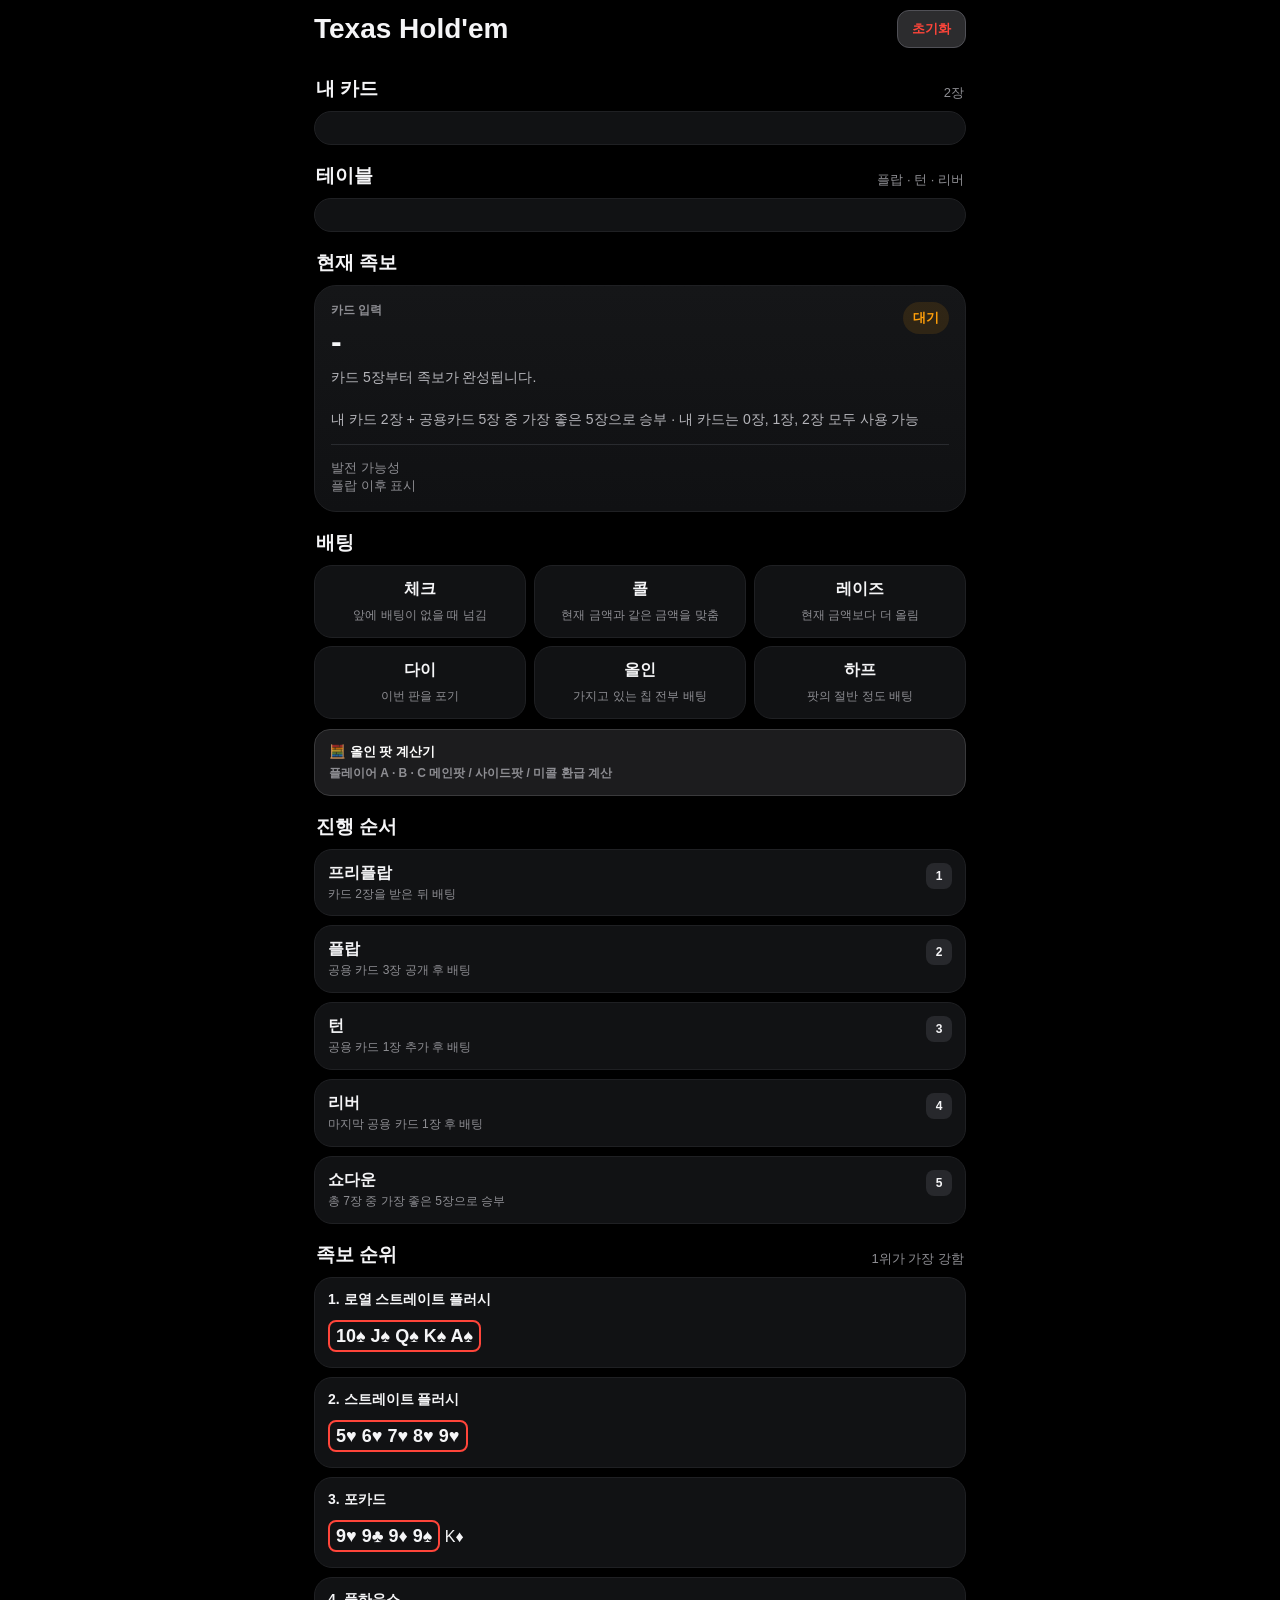
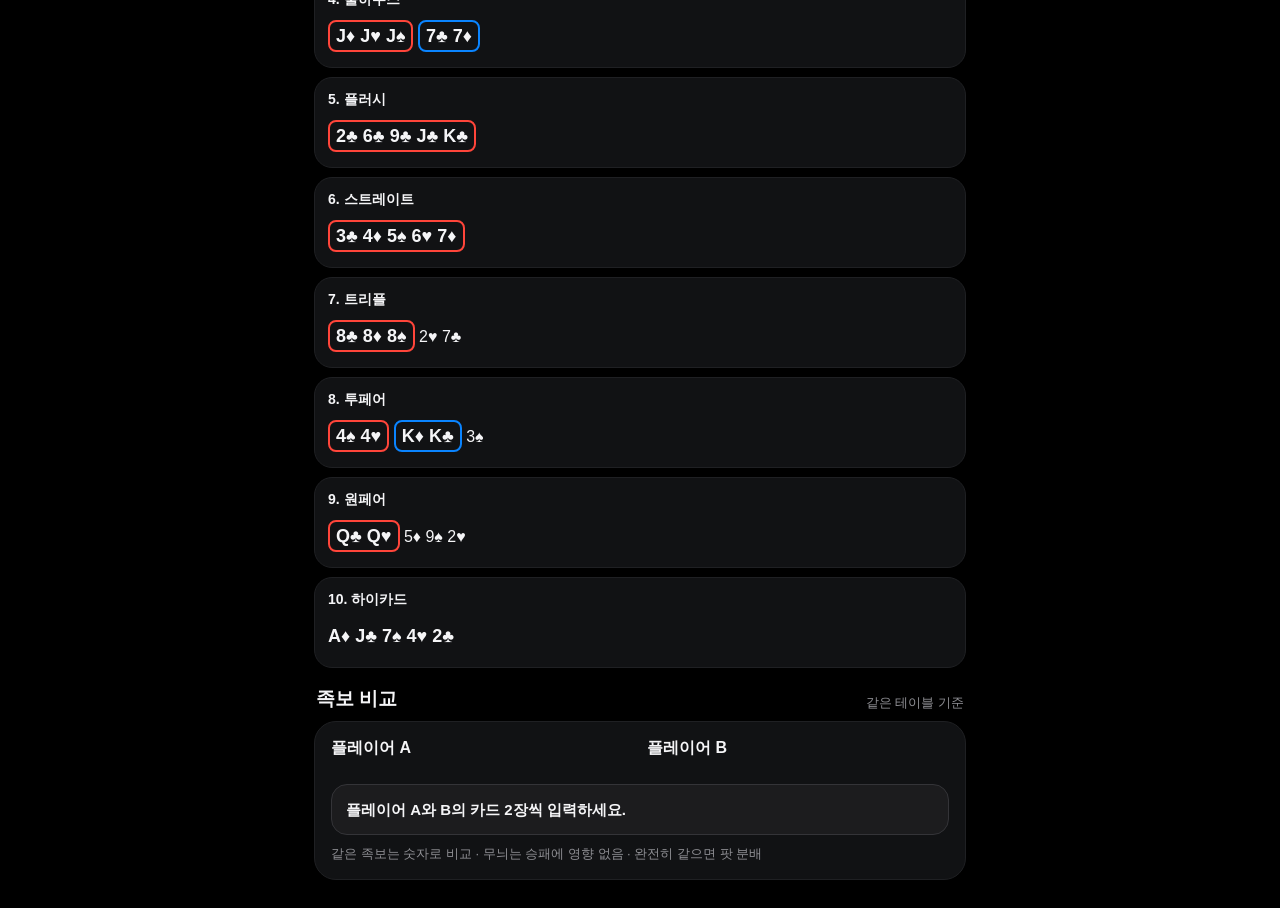
<file: holdem/backups/index-broken-before-v10-restore-2026-09-10.html>
<!doctype html><html lang="ko"><head><meta charset="utf-8"><meta name="viewport" content="width=device-width,initial-scale=1,viewport-fit=cover,user-scalable=no"><meta name="theme-color" content="#000"><title>Texas Hold'em</title><style>:root{--bg:#000;--p:#111214;--line:#292b2f;--text:#f5f5f7;--muted:#8e8e93;--green:#30d158;--yellow:#ffd60a;--orange:#ff9f0a;--red:#ff453a;--blue:#0a84ff}*{box-sizing:border-box;-webkit-tap-highlight-color:transparent}body{margin:0;background:#000;color:var(--text);font-family:-apple-system,BlinkMacSystemFont,"Noto Sans KR",sans-serif}.app{max-width:680px;margin:auto;padding:env(safe-area-inset-top) 14px calc(28px + env(safe-area-inset-bottom))}.top{height:58px;display:flex;align-items:center;justify-content:space-between}.title{font-size:28px;font-weight:850}.reset{background:#2c2c2e;border:1px solid #505056;color:var(--red);font-weight:800;padding:9px 14px;border-radius:12px}.sec{margin-top:18px}.head{display:flex;justify-content:space-between;align-items:end;margin:0 2px 9px}.head b{font-size:19px}.meta,.muted{color:var(--muted);font-size:13px}.panel,.result{background:var(--p);border:1px solid #1f2023;border-radius:22px;padding:16px}.slots{display:flex;gap:9px;flex-wrap:wrap}.slot{width:68px;height:94px;border-radius:14px;background:#343438;border:1px solid #505056;display:flex;align-items:center;justify-content:center;text-align:center;color:#b0b0b5;position:relative;cursor:pointer}.slot.on{background:#f7f7f5;color:#111}.slot.red{color:#d92735}.slot strong{font-size:28px}.slot .s{font-size:29px}.x{position:absolute;right:-6px;top:-6px;width:22px;height:22px;border-radius:50%;background:#3a3a3c;color:#fff;border:1px solid #5b5b60}.best{box-shadow:0 0 0 2px var(--green) inset}.dim{opacity:.38}#board{display:grid;grid-template-columns:repeat(6,1fr);gap:10px 6px;justify-items:center}#board .slot:nth-child(1){grid-column:1/3}#board .slot:nth-child(2){grid-column:3/5}#board .slot:nth-child(3){grid-column:5/7}#board .slot:nth-child(4){grid-column:2/4;grid-row:2}#board .slot:nth-child(5){grid-column:4/6;grid-row:2}.result{background:linear-gradient(#151618,#101113)}.rt{display:flex;justify-content:space-between;gap:12px}.ey{font-size:12px;color:var(--muted);font-weight:700}.hand{font-size:32px;font-weight:900;letter-spacing:-1px;margin-top:4px}.badge{padding:7px 10px;border-radius:999px;font-size:13px;font-weight:850;height:max-content}.strong{color:var(--green);background:#30d15822}.good{color:var(--yellow);background:#ffd60a1d}.watch{color:var(--orange);background:#ff9f0a1d}.weak{color:var(--red);background:#ff453a22}.desc{font-size:14px;color:#b5b5ba;margin-top:7px;line-height:1.5}.best5{display:flex;gap:7px;flex-wrap:wrap;margin-top:14px}.mini{width:47px;height:64px;border-radius:10px;background:#f7f7f5;color:#111;display:flex;flex-direction:column;align-items:center;justify-content:center;font-weight:850}.mini.red{color:#d92735}.draw{margin-top:14px;border-top:1px solid var(--line);padding-top:14px}.dr{display:flex;justify-content:space-between;background:#191a1d;border-radius:14px;padding:11px 12px;margin-top:7px;font-size:14px}.actions{display:grid;grid-template-columns:repeat(3,1fr);gap:8px}.act,.rule,.rank{background:var(--p);border:1px solid #1f2023;border-radius:18px;padding:13px}.act{text-align:center}.act b{display:block;font-size:16px;margin-bottom:5px}.act span,.rule span{font-size:12px;color:var(--muted);line-height:1.4}.rules,.ranks{display:grid;gap:9px}.rule{display:flex;justify-content:space-between;gap:8px}.num{width:26px;height:26px;background:#27282c;border-radius:8px;display:flex;align-items:center;justify-content:center;font-size:12px;font-weight:850}.rank b{display:block;font-size:14px;margin-bottom:9px}.cards{font-size:18px;font-weight:800;line-height:2}.rb,.bb{padding:4px 6px;border-radius:8px}.rb{border:2px solid var(--red)}.bb{border:2px solid var(--blue)}.compare{display:grid;grid-template-columns:1fr 1fr;gap:14px}.compare .slot{width:58px;height:80px}.cmpres{margin-top:16px;background:#1c1c1e;border:1px solid #343438;border-radius:16px;padding:14px;font-size:15px;font-weight:750;line-height:1.45}.winA{border-color:var(--green);color:var(--green)}.winB{border-color:var(--blue);color:var(--blue)}.tie{border-color:var(--yellow);color:var(--yellow)}.modal{position:fixed;inset:0;background:#000b;display:none;align-items:flex-end;z-index:50}.modal.show{display:flex}.sheet{width:100%;max-width:680px;margin:auto;background:#1c1c1e;border-radius:28px 28px 0 0;padding:10px 14px calc(18px + env(safe-area-inset-bottom));max-height:86vh;overflow:auto}.st{display:flex;justify-content:space-between;align-items:center}.close{border:0;background:#2c2c2e;color:#fff;width:32px;height:32px;border-radius:50%}.step{font-size:12px;color:var(--muted);font-weight:700;margin:14px 0 8px}.rankgrid{display:grid;grid-template-columns:repeat(4,1fr);gap:8px}.rankbtn{min-height:56px;border:0;border-radius:14px;background:#2c2c2e;color:#fff;font-size:19px;font-weight:850}.rankbtn.sel{background:#f5f5f7;color:#000}.suits{display:grid;grid-template-columns:repeat(4,1fr);gap:8px}.suitbtn{min-height:72px;border:0;border-radius:15px;background:#f5f5f7;color:#111;font-size:28px;font-weight:850}.suitbtn.red{color:#d92735}.used{opacity:.18;pointer-events:none}@media(max-width:380px){.slot{width:61px;height:87px}.actions{gap:6px}.hand{font-size:29px}.compare{gap:8px}.compare .slot{width:54px;height:76px}}
.allinOpen{width:100%;margin-top:10px;border:1px solid #3a3a3c;border-radius:16px;background:#1c1c1e;color:#fff;padding:13px 14px;text-align:left;font-weight:850;cursor:pointer}.allinOpen span{display:block;color:var(--muted);font-size:12px;font-weight:650;margin-top:4px}.allinSheet{padding-top:12px}.allinLead{color:#b5b5ba;font-size:13px;line-height:1.5;margin:8px 0 14px}.allinPlayers{display:grid;gap:9px}.allinPlayer{background:#262629;border:1px solid #38383d;border-radius:16px;padding:12px}.allinPlayerTop{display:flex;align-items:center;justify-content:space-between;gap:8px;margin-bottom:9px}.allinName{font-weight:900}.allinCheck{font-size:12px;color:var(--muted);display:flex;align-items:center;gap:5px}.allinMoney{width:100%;border:1px solid #4a4a4f;border-radius:12px;background:#111214;color:#fff;padding:12px;font-size:18px;font-weight:850;outline:none}.allinMoney:focus{border-color:var(--blue)}.winnerRow{display:grid;grid-template-columns:repeat(3,1fr);gap:8px;margin-top:9px}.winnerBtn{border:1px solid #3c3c42;border-radius:12px;background:#262629;color:#aaa;padding:10px 6px;font-weight:850}.winnerBtn.sel{background:#f5f5f7;color:#000;border-color:#f5f5f7}.allinBtns{display:grid;grid-template-columns:2fr 1fr;gap:8px;margin-top:12px}.allinPrimary,.allinGhost{border:0;border-radius:13px;padding:12px;font-weight:900}.allinPrimary{background:var(--green);color:#06150a}.allinGhost{background:#2c2c2e;color:#fff}.allinResult{display:none;margin-top:14px;background:#111214;border:1px solid #343438;border-radius:16px;padding:13px}.allinResult.show{display:block}.allinSummary{font-size:22px;font-weight:900;margin-bottom:8px}.allinStats{display:grid;grid-template-columns:1fr 1fr;gap:7px}.allinStat{background:#1c1c1e;border-radius:11px;padding:9px}.allinStat small{display:block;color:var(--muted);font-size:11px}.allinStat b{display:block;margin-top:3px;font-size:16px}.potRows{margin-top:9px;display:grid;gap:6px}.potRow{display:flex;justify-content:space-between;gap:10px;background:#1c1c1e;border-radius:10px;padding:9px;font-size:12px}.historyHead{display:flex;justify-content:space-between;align-items:center;margin-top:15px}.historyList{display:grid;gap:7px;margin-top:8px}.historyItem{background:#262629;border-radius:12px;padding:10px;font-size:12px;line-height:1.5}.historyItem b{font-size:13px}.historyEmpty{color:var(--muted);font-size:12px;padding:4px 0}.clearHistory{border:0;background:transparent;color:var(--red);font-size:12px;font-weight:800}.saveSettlement{width:100%;margin-top:9px;border:1px solid #48484d;background:#2c2c2e;color:#fff;border-radius:12px;padding:10px;font-weight:850}.allinNote{color:var(--muted);font-size:11px;line-height:1.45;margin-top:9px}
</style></head><body><div class="app"><div class="top"><div class="title">Texas Hold'em</div><button class="reset" onclick="resetAll()">초기화</button></div><section class="sec"><div class="head"><b>내 카드</b><span class="meta">2장</span></div><div class="panel"><div id="hole" class="slots"></div></div></section><section class="sec"><div class="head"><b>테이블</b><span class="meta">플랍 · 턴 · 리버</span></div><div class="panel"><div id="board"></div></div></section><section class="sec"><div class="head"><b>현재 족보</b></div><div class="result"><div class="rt"><div><div id="stage" class="ey">카드 입력</div><div id="hand" class="hand">-</div></div><div id="badge" class="badge watch">대기</div></div><div id="desc" class="desc">카드 5장부터 족보가 완성됩니다.</div><div id="pre" class="desc"></div><div id="best5" class="best5"></div><div class="desc">내 카드 2장 + 공용카드 5장 중 가장 좋은 5장으로 승부 · 내 카드는 0장, 1장, 2장 모두 사용 가능</div><div id="draw" class="draw"><div class="muted">발전 가능성</div><div id="drawlist"><div class="muted">플랍 이후 표시</div></div></div></div></section><section class="sec"><div class="head"><b>배팅</b></div><div class="actions"><div class="act"><b>체크</b><span>앞에 배팅이 없을 때 넘김</span></div><div class="act"><b>콜</b><span>현재 금액과 같은 금액을 맞춤</span></div><div class="act"><b>레이즈</b><span>현재 금액보다 더 올림</span></div><div class="act"><b>다이</b><span>이번 판을 포기</span></div><div class="act"><b>올인</b><span>가지고 있는 칩 전부 배팅</span></div><div class="act"><b>하프</b><span>팟의 절반 정도 배팅</span></div></div><button class="allinOpen" type="button" onclick="openAllin()">🧮 올인 팟 계산기<span>플레이어 A · B · C 메인팟 / 사이드팟 / 미콜 환급 계산</span></button></section><section class="sec"><div class="head"><b>진행 순서</b></div><div class="rules"><div class="rule"><div><b>프리플랍</b><br><span>카드 2장을 받은 뒤 배팅</span></div><div class="num">1</div></div><div class="rule"><div><b>플랍</b><br><span>공용 카드 3장 공개 후 배팅</span></div><div class="num">2</div></div><div class="rule"><div><b>턴</b><br><span>공용 카드 1장 추가 후 배팅</span></div><div class="num">3</div></div><div class="rule"><div><b>리버</b><br><span>마지막 공용 카드 1장 후 배팅</span></div><div class="num">4</div></div><div class="rule"><div><b>쇼다운</b><br><span>총 7장 중 가장 좋은 5장으로 승부</span></div><div class="num">5</div></div></div></section><section class="sec"><div class="head"><b>족보 순위</b><span class="meta">1위가 가장 강함</span></div><div class="ranks"><div class="rank"><b>1. 로열 스트레이트 플러시</b><span class="cards rb">10♠ J♠ Q♠ K♠ A♠</span></div><div class="rank"><b>2. 스트레이트 플러시</b><span class="cards rb">5♥ 6♥ 7♥ 8♥ 9♥</span></div><div class="rank"><b>3. 포카드</b><span class="cards rb">9♥ 9♣ 9♦ 9♠</span> K♦</div><div class="rank"><b>4. 풀하우스</b><span class="cards rb">J♦ J♥ J♠</span> <span class="cards bb">7♣ 7♦</span></div><div class="rank"><b>5. 플러시</b><span class="cards rb">2♣ 6♣ 9♣ J♣ K♣</span></div><div class="rank"><b>6. 스트레이트</b><span class="cards rb">3♣ 4♦ 5♠ 6♥ 7♦</span></div><div class="rank"><b>7. 트리플</b><span class="cards rb">8♣ 8♦ 8♠</span> 2♥ 7♣</div><div class="rank"><b>8. 투페어</b><span class="cards rb">4♠ 4♥</span> <span class="cards bb">K♦ K♣</span> 3♠</div><div class="rank"><b>9. 원페어</b><span class="cards rb">Q♣ Q♥</span> 5♦ 9♠ 2♥</div><div class="rank"><b>10. 하이카드</b><span class="cards">A♦ J♣ 7♠ 4♥ 2♣</span></div></div></section><section class="sec"><div class="head"><b>족보 비교</b><span class="meta">같은 테이블 기준</span></div><div class="panel"><div class="compare"><div><b>플레이어 A</b><div id="ca" class="slots" style="margin-top:9px"></div></div><div><b>플레이어 B</b><div id="cb" class="slots" style="margin-top:9px"></div></div></div><div id="cmpres" class="cmpres">플레이어 A와 B의 카드 2장씩 입력하세요.</div><div class="muted" style="margin-top:10px">같은 족보는 숫자로 비교 · 무늬는 승패에 영향 없음 · 완전히 같으면 팟 분배</div></div></section></div><div id="allinModal" class="modal" onclick="if(event.target===this)closeAllin()"><div class="sheet allinSheet"><div class="st"><b>🧮 3인 올인 팟 계산기</b><button class="close" onclick="closeAllin()">×</button></div><div class="allinLead">각 플레이어가 이번 판에 실제로 넣은 <b>총 배팅액</b>을 입력하세요. 올인한 사람의 한도를 기준으로 메인팟과 사이드팟을 자동으로 나눕니다.</div><div class="allinPlayers"><div class="allinPlayer"><div class="allinPlayerTop"><div class="allinName">플레이어 A</div><label class="allinCheck"><input id="aiAllinA" type="checkbox"> ALL-IN</label></div><input id="aiA" class="allinMoney" type="number" inputmode="numeric" min="0" step="1" placeholder="총 배팅액"></div><div class="allinPlayer"><div class="allinPlayerTop"><div class="allinName">플레이어 B</div><label class="allinCheck"><input id="aiAllinB" type="checkbox"> ALL-IN</label></div><input id="aiB" class="allinMoney" type="number" inputmode="numeric" min="0" step="1" placeholder="총 배팅액"></div><div class="allinPlayer"><div class="allinPlayerTop"><div class="allinName">플레이어 C</div><label class="allinCheck"><input id="aiAllinC" type="checkbox"> ALL-IN</label></div><input id="aiC" class="allinMoney" type="number" inputmode="numeric" min="0" step="1" placeholder="총 배팅액"></div></div><div class="step">최종 승자</div><div class="winnerRow"><button class="winnerBtn sel" data-winner="A" onclick="setAllinWinner('A')">A 승</button><button class="winnerBtn" data-winner="B" onclick="setAllinWinner('B')">B 승</button><button class="winnerBtn" data-winner="C" onclick="setAllinWinner('C')">C 승</button></div><div class="allinBtns"><button class="allinPrimary" onclick="calcAllin()">계산하기</button><button class="allinGhost" onclick="resetAllinCalc()">초기화</button></div><div id="allinResult" class="allinResult"></div><button id="saveSettlement" class="saveSettlement" style="display:none" onclick="saveAllinSettlement()">이 정산 기록 저장</button><div class="historyHead"><b>저장한 정산</b><button class="clearHistory" onclick="clearAllinHistory()">전체 삭제</button></div><div id="allinHistory" class="historyList"></div><div class="allinNote">※ 선택한 1명이 최종 승자라고 가정합니다. 동점(스플릿 팟)은 이번 버전에서 제외합니다. 한 사람만 남는 초과 배팅액은 미콜(uncalled) 금액으로 자동 환급 처리합니다.</div></div></div><div id="modal" class="modal" onclick="if(event.target===this)closeM()"><div class="sheet"><div class="st"><b id="mt">카드 선택</b><button class="close" onclick="closeM()">×</button></div><div class="step">숫자 / 문자</div><div id="rg" class="rankgrid"></div><div class="step">문양</div><div id="sg" class="suits"></div></div></div><script>const S=[['S','♠',0],['H','♥',1],['D','♦',1],['C','♣',0]],R=[2,3,4,5,6,7,8,9,10,11,12,13,14],N=['하이 카드','원페어','투페어','트리플','스트레이트','플러시','풀하우스','포카드','스트레이트 플러시','로열 스트레이트 플러시'],rt=v=>({11:'J',12:'Q',13:'K',14:'A'}[v]||v),cid=c=>c?c.s+c.v:'',su=k=>S.find(x=>x[0]===k);let hole=[null,null],board=[null,null,null,null,null],A=[null,null],B=[null,null],tar=['hole',0],sr=null;function C(a,k){let o=[];(function f(i,x){if(x.length===k)return o.push(x.slice());for(;i<=a.length-(k-x.length);i++){x.push(a[i]);f(i+1,x);x.pop()}})(0,[]);return o}function e5(c){let v=c.map(x=>x.v).sort((a,b)=>b-a),ct={};v.forEach(x=>ct[x]=(ct[x]||0)+1);let g=Object.entries(ct).map(x=>({v:+x[0],c:x[1]})).sort((a,b)=>b.c-a.c||b.v-a.v),fl=c.every(x=>x.s===c[0].s),u=[...new Set(v)],z=u.includes(14)?[...u,1]:u.slice(),sh=0;for(let i=0;i<=z.length-5;i++)if(z[i]-z[i+4]===4){sh=z[i];break}if(fl&&sh===14)return{cat:9,t:[14],cards:c};if(fl&&sh)return{cat:8,t:[sh],cards:c};if(g[0].c===4)return{cat:7,t:[g[0].v,g.find(x=>x.c===1).v],cards:c};if(g[0].c===3&&g[1]?.c===2)return{cat:6,t:[g[0].v,g[1].v],cards:c};if(fl)return{cat:5,t:v,cards:c};if(sh)return{cat:4,t:[sh],cards:c};if(g[0].c===3)return{cat:3,t:[g[0].v,...g.filter(x=>x.c===1).map(x=>x.v).sort((a,b)=>b-a)],cards:c};let p=g.filter(x=>x.c===2).map(x=>x.v).sort((a,b)=>b-a);if(p.length>1)return{cat:2,t:[p[0],p[1],g.filter(x=>x.c===1).map(x=>x.v).sort((a,b)=>b-a)[0]],cards:c};if(p.length)return{cat:1,t:[p[0],...g.filter(x=>x.c===1).map(x=>x.v).sort((a,b)=>b-a)],cards:c};return{cat:0,t:v,cards:c}}function cmp(a,b){if(a.cat!==b.cat)return a.cat-b.cat;for(let i=0;i<Math.max(a.t.length,b.t.length);i++){let d=(a.t[i]||0)-(b.t[i]||0);if(d)return d}return 0}function best(c){if(c.length<5)return null;let q=null;C(c,5).forEach(x=>{let e=e5(x);if(!q||cmp(e,q)>0)q=e});return q}function arr(t){return t==='hole'?hole:t==='board'?board:t==='A'?A:B}function slot(c,t,i,l,ids){let d=document.createElement('div');d.className='slot'+(c?' on':'')+(c&&su(c.s)[2]?' red':'');if(c&&ids)d.classList.add(ids.has(cid(c))?'best':'dim');d.onclick=()=>openM(t,i);d.innerHTML=c?`<div><strong>${rt(c.v)}</strong><div class="s">${su(c.s)[1]}</div></div><button class="x" onclick="event.stopPropagation();arr('${t}')[${i}]=null;render()">×</button>`:`<span>${l}</span>`;return d}function renderSlots(){let k=[...hole,...board].filter(Boolean),r=best(k),ids=new Set(r?r.cards.map(cid):[]),h=document.getElementById('hole'),bo=document.getElementById('board');h.innerHTML=bo.innerHTML='';hole.forEach((c,i)=>h.appendChild(slot(c,'hole',i,'내 카드 '+(i+1),r?ids:null)));board.forEach((c,i)=>bo.appendChild(slot(c,'board',i,i<3?'플랍 '+(i+1):i===3?'턴':'리버',r?ids:null)));[['ca',A,'A'],['cb',B,'B']].forEach(x=>{let el=document.getElementById(x[0]);el.innerHTML='';x[1].forEach((c,i)=>el.appendChild(slot(c,x[2],i,'카드 '+(i+1)))})}function used(){let z=[];[['hole',hole],['board',board],['A',A],['B',B]].forEach(([t,a])=>a.forEach((c,i)=>{if(c&&!(tar[0]===t&&tar[1]===i))z.push(c)}));return new Set(z.map(cid))}function openM(t,i){tar=[t,i];sr=null;document.getElementById('mt').textContent=t==='hole'?`내 카드 ${i+1}`:t==='board'?(i<3?`플랍 ${i+1}`:i===3?'턴':'리버'):`플레이어 ${t} 카드 ${i+1}`;document.getElementById('modal').classList.add('show');picker()}function closeM(){document.getElementById('modal').classList.remove('show')}function picker(){let rg=document.getElementById('rg'),sg=document.getElementById('sg');rg.innerHTML=sg.innerHTML='';R.forEach(v=>{let b=document.createElement('button');b.className='rankbtn'+(sr===v?' sel':'');b.textContent=rt(v);b.onclick=()=>{sr=v;picker()};rg.appendChild(b)});if(sr==null)return;let u=used();S.forEach(s=>{let c={s:s[0],v:sr},b=document.createElement('button');b.className='suitbtn'+(s[2]?' red':'')+(u.has(cid(c))?' used':'');b.textContent=s[1];b.onclick=()=>{if(u.has(cid(c)))return;arr(tar[0])[tar[1]]=c;closeM();render()};sg.appendChild(b)})}function pre(){if(board.some(Boolean)||!hole[0]||!hole[1])return'';let a=hole[0],b=hole[1],hi=Math.max(a.v,b.v),lo=Math.min(a.v,b.v);if(a.v===b.v)return`포켓 ${rt(a.v)} · 같은 숫자 2장`;let n=`${rt(hi)}${rt(lo)} ${a.s===b.s?'수딧':'오프수딧'}`;if(hi===14&&lo===13)return n+' · 강한 시작 패';if(hi===14&&lo>=10||hi===13&&lo>=11)return n+' · 좋은 시작 패';return n}function mini(c){return`<span class="mini${su(c.s)[2]?' red':''}"><b>${rt(c.v)}</b><span>${su(c.s)[1]}</span></span>`}function rem(){let u=new Set([...hole,...board].filter(Boolean).map(cid)),d=[];for(let s of S)for(let v of R){let c={s:s[0],v};if(!u.has(cid(c)))d.push(c)}return d}function draw(r){let n=board.filter(Boolean).length,w=document.getElementById('draw'),x=document.getElementById('drawlist');x.innerHTML='';if(n>=5){w.style.display='none';return}w.style.display='';if(!r||n<3){x.innerHTML='<div class="muted">플랍 이후 표시</div>';return}let outcomes=n===4?rem().map(c=>[c]):C(rem(),2),cnt={};outcomes.forEach(add=>{let q=best([...hole,...board,...add].filter(Boolean));if(q&&q.cat>r.cat)cnt[q.cat]=(cnt[q.cat]||0)+1});let es=Object.entries(cnt).sort((a,b)=>b[0]-a[0]);if(!es.length){x.innerHTML='<div class="muted">현재보다 높은 족보로 발전할 경우 없음</div>';return}es.slice(0,5).forEach(([cat,c])=>x.innerHTML+=`<div class="dr"><span>${N[cat]}</span><b>${(c/outcomes.length*100).toFixed(1)}%</b></div>`)}function renderHand(){let k=[...hole,...board].filter(Boolean),r=best(k),n=board.filter(Boolean).length;document.getElementById('stage').textContent=n===0?'프리플랍':n===3?'플랍':n===4?'턴':n===5?'리버':'카드 입력';document.getElementById('pre').textContent=pre();let h=document.getElementById('hand'),d=document.getElementById('desc'),be=document.getElementById('best5'),ba=document.getElementById('badge');be.innerHTML='';if(!r){h.textContent='-';d.textContent='카드 5장부터 족보가 완성됩니다.';ba.textContent='대기';ba.className='badge watch';draw(null);return}h.textContent=N[r.cat];d.textContent=['완성된 족보 없음','같은 숫자 2장','서로 다른 페어 2개','같은 숫자 3장','숫자 5장 연속','같은 무늬 5장','트리플 + 페어','같은 숫자 4장','같은 무늬로 숫자 5장 연속','같은 무늬의 10·J·Q·K·A'][r.cat];r.cards.slice().sort((a,b)=>b.v-a.v).forEach(c=>be.innerHTML+=mini(c));let s=r.cat>=4?['강함','strong']:r.cat>=2?['좋음','good']:r.cat===1?['보통','watch']:['주의','weak'];ba.textContent=s[0];ba.className='badge '+s[1];draw(r)}function reason(a,b){if(a.cat!==b.cat)return`${N[Math.max(a.cat,b.cat)]}가 더 높은 족보`;if(a.cat===6){if(a.t[0]!==b.t[0])return`풀하우스는 트리플 숫자부터 비교 → ${rt(Math.max(a.t[0],b.t[0]))} 트리플`;if(a.t[1]!==b.t[1])return`트리플이 같아 페어 숫자 비교 → ${rt(Math.max(a.t[1],b.t[1]))} 페어`;return'트리플과 페어 숫자가 모두 같음'}if(a.cat===7)return`포카드 숫자 비교 → ${rt(Math.max(a.t[0],b.t[0]))}`;if(a.cat===8||a.cat===4)return`${rt(Math.max(a.t[0],b.t[0]))} 하이 스트레이트 비교`;if(a.cat===2){if(a.t[0]!==b.t[0])return`높은 페어 비교 → ${rt(Math.max(a.t[0],b.t[0]))}`;if(a.t[1]!==b.t[1])return`낮은 페어 비교 → ${rt(Math.max(a.t[1],b.t[1]))}`;return'두 페어가 같아 키커 비교'}if(a.cat===1)return a.t[0]!==b.t[0]?`페어 숫자 비교 → ${rt(Math.max(a.t[0],b.t[0]))}`:'페어가 같아 높은 키커부터 비교';if(a.cat===3)return a.t[0]!==b.t[0]?`트리플 숫자 비교 → ${rt(Math.max(a.t[0],b.t[0]))}`:'트리플이 같아 키커 비교';return'가장 높은 숫자부터 차례대로 비교'}function compare(){let e=document.getElementById('cmpres');e.className='cmpres';if(board.filter(Boolean).length<3){e.textContent='플랍 3장 이상 입력하면 비교할 수 있습니다.';return}if(A.some(x=>!x)||B.some(x=>!x)){e.textContent='플레이어 A와 B의 카드 2장씩 입력하세요.';return}let a=best([...A,...board].filter(Boolean)),b=best([...B,...board].filter(Boolean)),c=cmp(a,b),rs=reason(a,b);if(c>0){e.classList.add('winA');e.innerHTML=`A 승리 · ${N[a.cat]}<br><span class="muted">${rs}</span>`}else if(c<0){e.classList.add('winB');e.innerHTML=`B 승리 · ${N[b.cat]}<br><span class="muted">${rs}</span>`}else{e.classList.add('tie');e.innerHTML=`동률 · ${N[a.cat]}<br><span class="muted">${rs} · 팟 분배</span>`}}function resetAll(){hole=[null,null];board=[null,null,null,null,null];A=[null,null];B=[null,null];render()}function render(){renderSlots();renderHand();compare()}render();
let allinWinner='A',allinLast=null;const ALLIN_HISTORY_KEY='holdemAllInHistoryV1';
function openAllin(){document.getElementById('allinModal').classList.add('show');renderAllinHistory()}
function closeAllin(){document.getElementById('allinModal').classList.remove('show')}
function setAllinWinner(w){allinWinner=w;document.querySelectorAll('.winnerBtn').forEach(b=>b.classList.toggle('sel',b.dataset.winner===w))}
function chipFmt(n){return Number(n||0).toLocaleString('ko-KR')}
function getAllinInputs(){return ['A','B','C'].map(k=>({k,amt:Math.max(0,Math.floor(Number(document.getElementById('ai'+k).value)||0)),allin:document.getElementById('aiAllin'+k).checked}))}
function buildPots(players){const levels=[...new Set(players.map(p=>p.amt).filter(v=>v>0))].sort((a,b)=>a-b),pots=[],refunds={A:0,B:0,C:0};let prev=0;for(const level of levels){const eligible=players.filter(p=>p.amt>=level);const amount=(level-prev)*eligible.length;if(eligible.length>=2)pots.push({amount,eligible:eligible.map(p=>p.k),from:prev,to:level});else if(eligible.length===1)refunds[eligible[0].k]+=amount;prev=level}return{pots,refunds}}
function calcAllin(){const players=getAllinInputs(),positive=players.filter(p=>p.amt>0);if(positive.length<2){alert('배팅액을 2명 이상 입력해주세요.');return}const total=players.reduce((a,p)=>a+p.amt,0),built=buildPots(players),contested=built.pots.reduce((a,p)=>a+p.amount,0),winnerPot=built.pots.filter(p=>p.eligible.includes(allinWinner)).reduce((a,p)=>a+p.amount,0),refundTotal=Object.values(built.refunds).reduce((a,v)=>a+v,0),winnerRefund=built.refunds[allinWinner]||0,winnerAmt=players.find(p=>p.k===allinWinner).amt,winnerReturn=winnerPot+winnerRefund,winnerNet=winnerReturn-winnerAmt,sideLeft=contested-winnerPot;allinLast={time:Date.now(),winner:allinWinner,players,pots:built.pots,refunds:built.refunds,total,contested,winnerPot,winnerReturn,winnerNet,sideLeft,refundTotal};renderAllinResult(allinLast);return allinLast}
function renderAllinResult(r){const el=document.getElementById('allinResult');let rows=r.pots.map((p,i)=>`<div class="potRow"><span>${i===0?'메인팟':'사이드팟 '+i} · ${p.eligible.join('/')}</span><b>${chipFmt(p.amount)}</b></div>`).join('');Object.entries(r.refunds).filter(([,v])=>v>0).forEach(([k,v])=>rows+=`<div class="potRow"><span>플레이어 ${k} 미콜 환급</span><b>${chipFmt(v)}</b></div>`);el.innerHTML=`<div class="allinSummary">플레이어 ${r.winner}가 가져가는 팟 <span style="color:var(--green)">${chipFmt(r.winnerPot)}</span></div><div class="allinStats"><div class="allinStat"><small>총 투입액</small><b>${chipFmt(r.total)}</b></div><div class="allinStat"><small>실제 경쟁 팟</small><b>${chipFmt(r.contested)}</b></div><div class="allinStat"><small>승자 최종 회수</small><b>${chipFmt(r.winnerReturn)}</b></div><div class="allinStat"><small>승자 순증가</small><b>${r.winnerNet>=0?'+':''}${chipFmt(r.winnerNet)}</b></div><div class="allinStat"><small>남은 사이드팟</small><b>${chipFmt(r.sideLeft)}</b></div><div class="allinStat"><small>미콜 환급 합계</small><b>${chipFmt(r.refundTotal)}</b></div></div><div class="potRows">${rows}</div>${r.sideLeft>0?`<div class="allinNote">플레이어 ${r.winner}의 배팅 한도를 넘는 ${chipFmt(r.sideLeft)}은 다른 플레이어끼리 겨루는 사이드팟입니다.</div>`:''}`;el.classList.add('show');document.getElementById('saveSettlement').style.display='block'}
function resetAllinCalc(){['A','B','C'].forEach(k=>{document.getElementById('ai'+k).value='';document.getElementById('aiAllin'+k).checked=false});setAllinWinner('A');allinLast=null;document.getElementById('allinResult').classList.remove('show');document.getElementById('saveSettlement').style.display='none'}
function getAllinHistory(){try{return JSON.parse(localStorage.getItem(ALLIN_HISTORY_KEY)||'[]')}catch(e){return[]}}
function saveAllinSettlement(){if(!allinLast)calcAllin();if(!allinLast)return;const h=getAllinHistory();h.unshift(allinLast);localStorage.setItem(ALLIN_HISTORY_KEY,JSON.stringify(h.slice(0,20)));renderAllinHistory();document.getElementById('saveSettlement').textContent='저장됨 ✓';setTimeout(()=>{const b=document.getElementById('saveSettlement');if(b)b.textContent='이 정산 기록 저장'},900)}
function renderAllinHistory(){const el=document.getElementById('allinHistory');if(!el)return;const h=getAllinHistory();if(!h.length){el.innerHTML='<div class="historyEmpty">아직 저장한 정산이 없습니다.</div>';return}el.innerHTML=h.slice(0,5).map(r=>{const p=r.players.map(x=>`${x.k} ${chipFmt(x.amt)}${x.allin?' ALL-IN':''}`).join(' · ');return `<div class="historyItem"><b>${new Date(r.time).toLocaleString('ko-KR')} · ${r.winner} 승</b><br>${p}<br>승자 팟 ${chipFmt(r.winnerPot)} · 최종 회수 ${chipFmt(r.winnerReturn)}${r.sideLeft?` · 사이드팟 ${chipFmt(r.sideLeft)}`:''}</div>`}).join('')}
function clearAllinHistory(){if(!confirm('저장한 올인 정산 기록을 모두 삭제할까요?'))return;localStorage.removeItem(ALLIN_HISTORY_KEY);renderAllinHistory()}
</script></body></html>
</file>
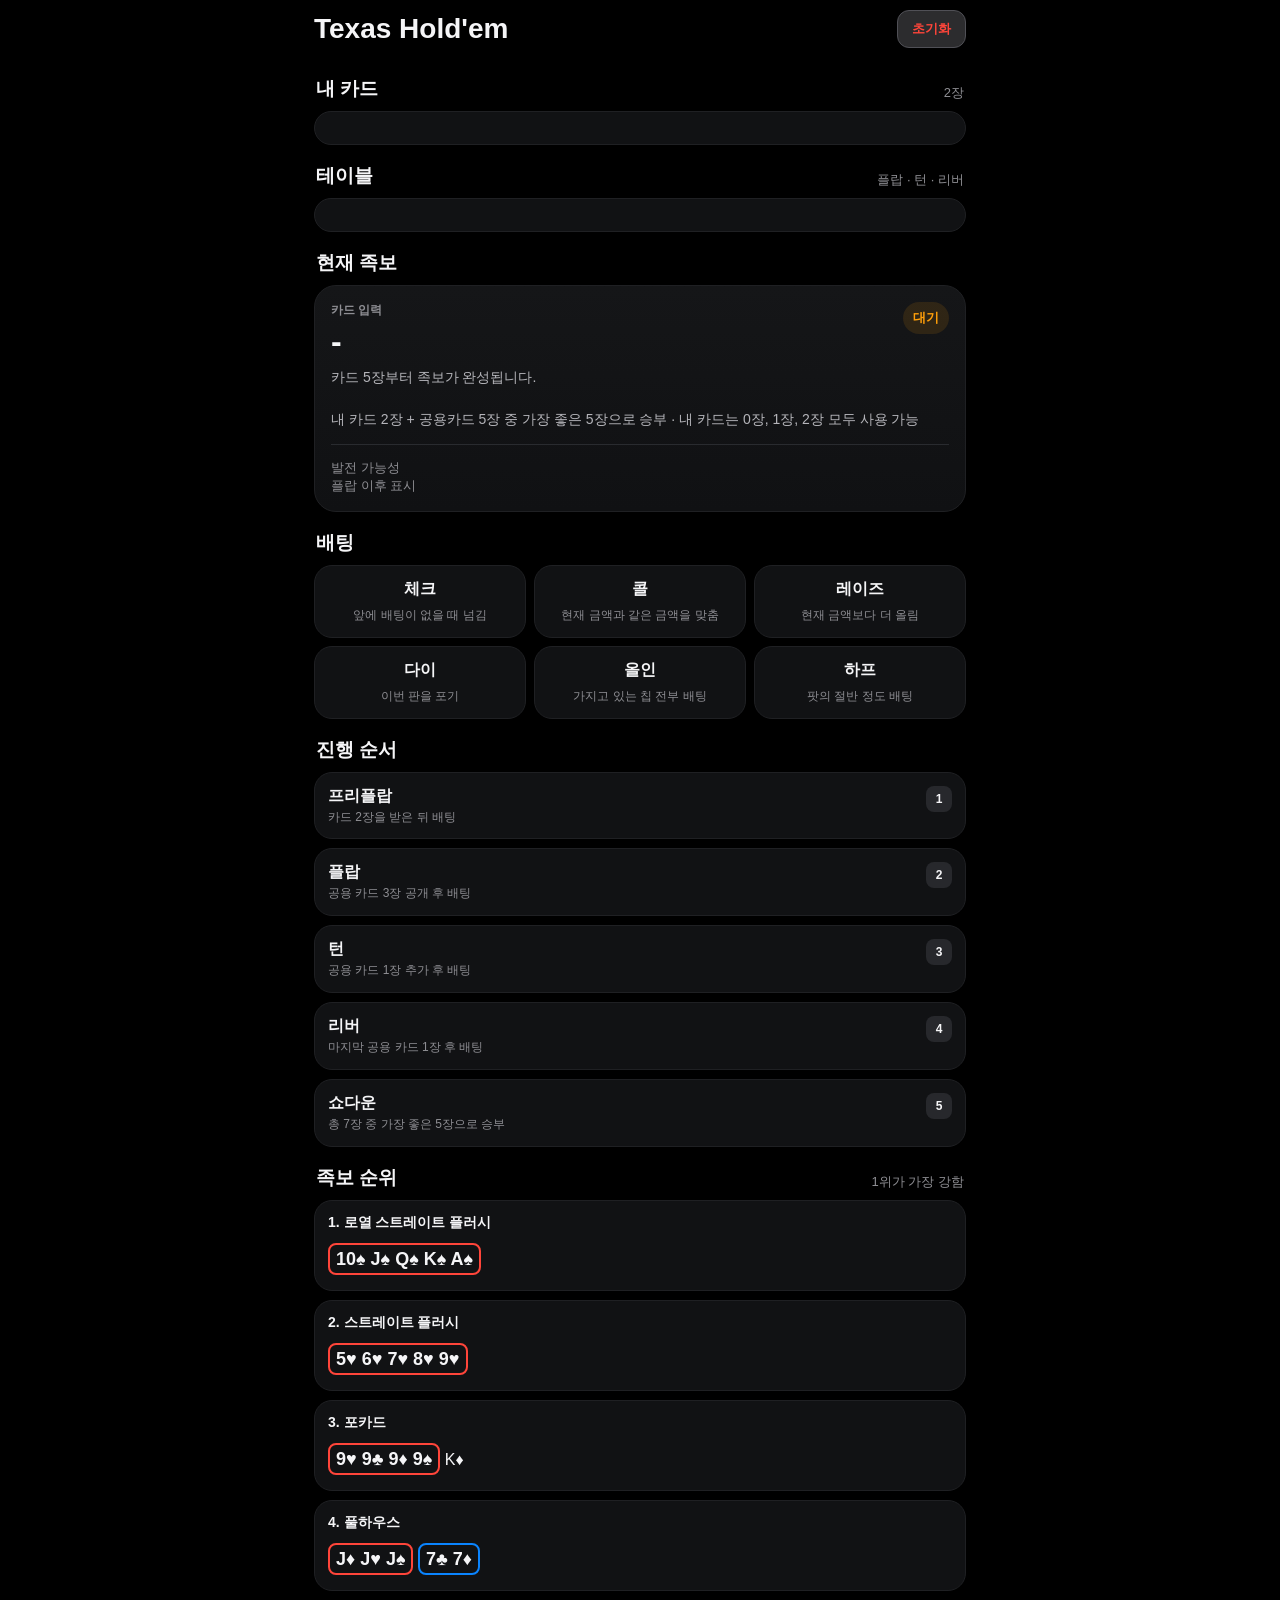
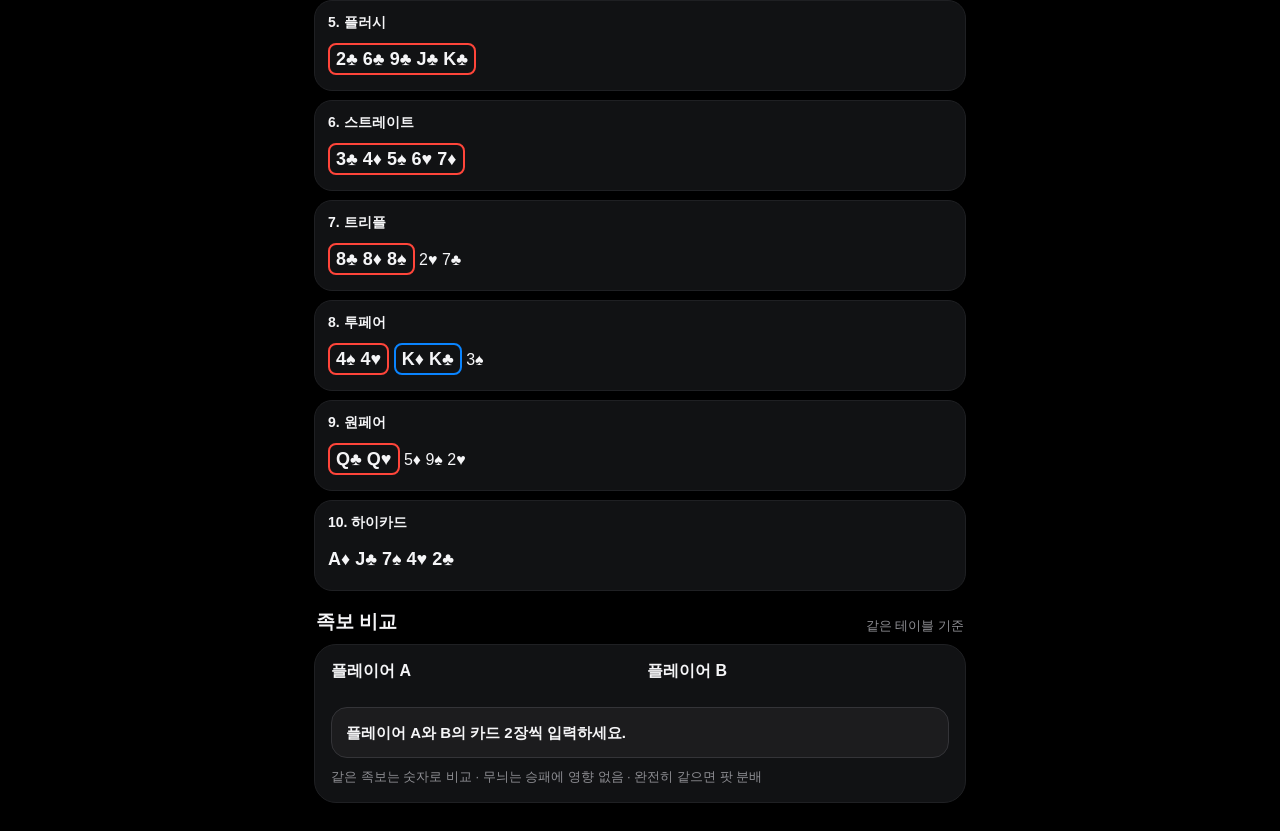
<file: holdem/backups/index-pre-allin-2026-09-10.html>
<!doctype html><html lang="ko"><head><meta charset="utf-8"><meta name="viewport" content="width=device-width,initial-scale=1,viewport-fit=cover,user-scalable=no"><meta name="theme-color" content="#000"><title>Texas Hold'em</title><style>:root{--bg:#000;--p:#111214;--line:#292b2f;--text:#f5f5f7;--muted:#8e8e93;--green:#30d158;--yellow:#ffd60a;--orange:#ff9f0a;--red:#ff453a;--blue:#0a84ff}*{box-sizing:border-box;-webkit-tap-highlight-color:transparent}body{margin:0;background:#000;color:var(--text);font-family:-apple-system,BlinkMacSystemFont,"Noto Sans KR",sans-serif}.app{max-width:680px;margin:auto;padding:env(safe-area-inset-top) 14px calc(28px + env(safe-area-inset-bottom))}.top{height:58px;display:flex;align-items:center;justify-content:space-between}.title{font-size:28px;font-weight:850}.reset{background:#2c2c2e;border:1px solid #505056;color:var(--red);font-weight:800;padding:9px 14px;border-radius:12px}.sec{margin-top:18px}.head{display:flex;justify-content:space-between;align-items:end;margin:0 2px 9px}.head b{font-size:19px}.meta,.muted{color:var(--muted);font-size:13px}.panel,.result{background:var(--p);border:1px solid #1f2023;border-radius:22px;padding:16px}.slots{display:flex;gap:9px;flex-wrap:wrap}.slot{width:68px;height:94px;border-radius:14px;background:#343438;border:1px solid #505056;display:flex;align-items:center;justify-content:center;text-align:center;color:#b0b0b5;position:relative;cursor:pointer}.slot.on{background:#f7f7f5;color:#111}.slot.red{color:#d92735}.slot strong{font-size:28px}.slot .s{font-size:29px}.x{position:absolute;right:-6px;top:-6px;width:22px;height:22px;border-radius:50%;background:#3a3a3c;color:#fff;border:1px solid #5b5b60}.best{box-shadow:0 0 0 2px var(--green) inset}.dim{opacity:.38}#board{display:grid;grid-template-columns:repeat(6,1fr);gap:10px 6px;justify-items:center}#board .slot:nth-child(1){grid-column:1/3}#board .slot:nth-child(2){grid-column:3/5}#board .slot:nth-child(3){grid-column:5/7}#board .slot:nth-child(4){grid-column:2/4;grid-row:2}#board .slot:nth-child(5){grid-column:4/6;grid-row:2}.result{background:linear-gradient(#151618,#101113)}.rt{display:flex;justify-content:space-between;gap:12px}.ey{font-size:12px;color:var(--muted);font-weight:700}.hand{font-size:32px;font-weight:900;letter-spacing:-1px;margin-top:4px}.badge{padding:7px 10px;border-radius:999px;font-size:13px;font-weight:850;height:max-content}.strong{color:var(--green);background:#30d15822}.good{color:var(--yellow);background:#ffd60a1d}.watch{color:var(--orange);background:#ff9f0a1d}.weak{color:var(--red);background:#ff453a22}.desc{font-size:14px;color:#b5b5ba;margin-top:7px;line-height:1.5}.best5{display:flex;gap:7px;flex-wrap:wrap;margin-top:14px}.mini{width:47px;height:64px;border-radius:10px;background:#f7f7f5;color:#111;display:flex;flex-direction:column;align-items:center;justify-content:center;font-weight:850}.mini.red{color:#d92735}.draw{margin-top:14px;border-top:1px solid var(--line);padding-top:14px}.dr{display:flex;justify-content:space-between;background:#191a1d;border-radius:14px;padding:11px 12px;margin-top:7px;font-size:14px}.actions{display:grid;grid-template-columns:repeat(3,1fr);gap:8px}.act,.rule,.rank{background:var(--p);border:1px solid #1f2023;border-radius:18px;padding:13px}.act{text-align:center}.act b{display:block;font-size:16px;margin-bottom:5px}.act span,.rule span{font-size:12px;color:var(--muted);line-height:1.4}.rules,.ranks{display:grid;gap:9px}.rule{display:flex;justify-content:space-between;gap:8px}.num{width:26px;height:26px;background:#27282c;border-radius:8px;display:flex;align-items:center;justify-content:center;font-size:12px;font-weight:850}.rank b{display:block;font-size:14px;margin-bottom:9px}.cards{font-size:18px;font-weight:800;line-height:2}.rb,.bb{padding:4px 6px;border-radius:8px}.rb{border:2px solid var(--red)}.bb{border:2px solid var(--blue)}.compare{display:grid;grid-template-columns:1fr 1fr;gap:14px}.compare .slot{width:58px;height:80px}.cmpres{margin-top:16px;background:#1c1c1e;border:1px solid #343438;border-radius:16px;padding:14px;font-size:15px;font-weight:750;line-height:1.45}.winA{border-color:var(--green);color:var(--green)}.winB{border-color:var(--blue);color:var(--blue)}.tie{border-color:var(--yellow);color:var(--yellow)}.modal{position:fixed;inset:0;background:#000b;display:none;align-items:flex-end;z-index:50}.modal.show{display:flex}.sheet{width:100%;max-width:680px;margin:auto;background:#1c1c1e;border-radius:28px 28px 0 0;padding:10px 14px calc(18px + env(safe-area-inset-bottom));max-height:86vh;overflow:auto}.st{display:flex;justify-content:space-between;align-items:center}.close{border:0;background:#2c2c2e;color:#fff;width:32px;height:32px;border-radius:50%}.step{font-size:12px;color:var(--muted);font-weight:700;margin:14px 0 8px}.rankgrid{display:grid;grid-template-columns:repeat(4,1fr);gap:8px}.rankbtn{min-height:56px;border:0;border-radius:14px;background:#2c2c2e;color:#fff;font-size:19px;font-weight:850}.rankbtn.sel{background:#f5f5f7;color:#000}.suits{display:grid;grid-template-columns:repeat(4,1fr);gap:8px}.suitbtn{min-height:72px;border:0;border-radius:15px;background:#f5f5f7;color:#111;font-size:28px;font-weight:850}.suitbtn.red{color:#d92735}.used{opacity:.18;pointer-events:none}@media(max-width:380px){.slot{width:61px;height:87px}.actions{gap:6px}.hand{font-size:29px}.compare{gap:8px}.compare .slot{width:54px;height:76px}}</style></head><body><div class="app"><div class="top"><div class="title">Texas Hold'em</div><button class="reset" onclick="resetAll()">초기화</button></div><section class="sec"><div class="head"><b>내 카드</b><span class="meta">2장</span></div><div class="panel"><div id="hole" class="slots"></div></div></section><section class="sec"><div class="head"><b>테이블</b><span class="meta">플랍 · 턴 · 리버</span></div><div class="panel"><div id="board"></div></div></section><section class="sec"><div class="head"><b>현재 족보</b></div><div class="result"><div class="rt"><div><div id="stage" class="ey">카드 입력</div><div id="hand" class="hand">-</div></div><div id="badge" class="badge watch">대기</div></div><div id="desc" class="desc">카드 5장부터 족보가 완성됩니다.</div><div id="pre" class="desc"></div><div id="best5" class="best5"></div><div class="desc">내 카드 2장 + 공용카드 5장 중 가장 좋은 5장으로 승부 · 내 카드는 0장, 1장, 2장 모두 사용 가능</div><div id="draw" class="draw"><div class="muted">발전 가능성</div><div id="drawlist"><div class="muted">플랍 이후 표시</div></div></div></div></section><section class="sec"><div class="head"><b>배팅</b></div><div class="actions"><div class="act"><b>체크</b><span>앞에 배팅이 없을 때 넘김</span></div><div class="act"><b>콜</b><span>현재 금액과 같은 금액을 맞춤</span></div><div class="act"><b>레이즈</b><span>현재 금액보다 더 올림</span></div><div class="act"><b>다이</b><span>이번 판을 포기</span></div><div class="act"><b>올인</b><span>가지고 있는 칩 전부 배팅</span></div><div class="act"><b>하프</b><span>팟의 절반 정도 배팅</span></div></div></section><section class="sec"><div class="head"><b>진행 순서</b></div><div class="rules"><div class="rule"><div><b>프리플랍</b><br><span>카드 2장을 받은 뒤 배팅</span></div><div class="num">1</div></div><div class="rule"><div><b>플랍</b><br><span>공용 카드 3장 공개 후 배팅</span></div><div class="num">2</div></div><div class="rule"><div><b>턴</b><br><span>공용 카드 1장 추가 후 배팅</span></div><div class="num">3</div></div><div class="rule"><div><b>리버</b><br><span>마지막 공용 카드 1장 후 배팅</span></div><div class="num">4</div></div><div class="rule"><div><b>쇼다운</b><br><span>총 7장 중 가장 좋은 5장으로 승부</span></div><div class="num">5</div></div></div></section><section class="sec"><div class="head"><b>족보 순위</b><span class="meta">1위가 가장 강함</span></div><div class="ranks"><div class="rank"><b>1. 로열 스트레이트 플러시</b><span class="cards rb">10♠ J♠ Q♠ K♠ A♠</span></div><div class="rank"><b>2. 스트레이트 플러시</b><span class="cards rb">5♥ 6♥ 7♥ 8♥ 9♥</span></div><div class="rank"><b>3. 포카드</b><span class="cards rb">9♥ 9♣ 9♦ 9♠</span> K♦</div><div class="rank"><b>4. 풀하우스</b><span class="cards rb">J♦ J♥ J♠</span> <span class="cards bb">7♣ 7♦</span></div><div class="rank"><b>5. 플러시</b><span class="cards rb">2♣ 6♣ 9♣ J♣ K♣</span></div><div class="rank"><b>6. 스트레이트</b><span class="cards rb">3♣ 4♦ 5♠ 6♥ 7♦</span></div><div class="rank"><b>7. 트리플</b><span class="cards rb">8♣ 8♦ 8♠</span> 2♥ 7♣</div><div class="rank"><b>8. 투페어</b><span class="cards rb">4♠ 4♥</span> <span class="cards bb">K♦ K♣</span> 3♠</div><div class="rank"><b>9. 원페어</b><span class="cards rb">Q♣ Q♥</span> 5♦ 9♠ 2♥</div><div class="rank"><b>10. 하이카드</b><span class="cards">A♦ J♣ 7♠ 4♥ 2♣</span></div></div></section><section class="sec"><div class="head"><b>족보 비교</b><span class="meta">같은 테이블 기준</span></div><div class="panel"><div class="compare"><div><b>플레이어 A</b><div id="ca" class="slots" style="margin-top:9px"></div></div><div><b>플레이어 B</b><div id="cb" class="slots" style="margin-top:9px"></div></div></div><div id="cmpres" class="cmpres">플레이어 A와 B의 카드 2장씩 입력하세요.</div><div class="muted" style="margin-top:10px">같은 족보는 숫자로 비교 · 무늬는 승패에 영향 없음 · 완전히 같으면 팟 분배</div></div></section></div><div id="modal" class="modal" onclick="if(event.target===this)closeM()"><div class="sheet"><div class="st"><b id="mt">카드 선택</b><button class="close" onclick="closeM()">×</button></div><div class="step">숫자 / 문자</div><div id="rg" class="rankgrid"></div><div class="step">문양</div><div id="sg" class="suits"></div></div></div><script>const S=[['S','♠',0],['H','♥',1],['D','♦',1],['C','♣',0]],R=[2,3,4,5,6,7,8,9,10,11,12,13,14],N=['하이 카드','원페어','투페어','트리플','스트레이트','플러시','풀하우스','포카드','스트레이트 플러시','로열 스트레이트 플러시'],rt=v=>({11:'J',12:'Q',13:'K',14:'A'}[v]||v),cid=c=>c?c.s+c.v:'',su=k=>S.find(x=>x[0]===k);let hole=[null,null],board=[null,null,null,null,null],A=[null,null],B=[null,null],tar=['hole',0],sr=null;function C(a,k){let o=[];(function f(i,x){if(x.length===k)return o.push(x.slice());for(;i<=a.length-(k-x.length);i++){x.push(a[i]);f(i+1,x);x.pop()}})(0,[]);return o}function e5(c){let v=c.map(x=>x.v).sort((a,b)=>b-a),ct={};v.forEach(x=>ct[x]=(ct[x]||0)+1);let g=Object.entries(ct).map(x=>({v:+x[0],c:x[1]})).sort((a,b)=>b.c-a.c||b.v-a.v),fl=c.every(x=>x.s===c[0].s),u=[...new Set(v)],z=u.includes(14)?[...u,1]:u.slice(),sh=0;for(let i=0;i<=z.length-5;i++)if(z[i]-z[i+4]===4){sh=z[i];break}if(fl&&sh===14)return{cat:9,t:[14],cards:c};if(fl&&sh)return{cat:8,t:[sh],cards:c};if(g[0].c===4)return{cat:7,t:[g[0].v,g.find(x=>x.c===1).v],cards:c};if(g[0].c===3&&g[1]?.c===2)return{cat:6,t:[g[0].v,g[1].v],cards:c};if(fl)return{cat:5,t:v,cards:c};if(sh)return{cat:4,t:[sh],cards:c};if(g[0].c===3)return{cat:3,t:[g[0].v,...g.filter(x=>x.c===1).map(x=>x.v).sort((a,b)=>b-a)],cards:c};let p=g.filter(x=>x.c===2).map(x=>x.v).sort((a,b)=>b-a);if(p.length>1)return{cat:2,t:[p[0],p[1],g.filter(x=>x.c===1).map(x=>x.v).sort((a,b)=>b-a)[0]],cards:c};if(p.length)return{cat:1,t:[p[0],...g.filter(x=>x.c===1).map(x=>x.v).sort((a,b)=>b-a)],cards:c};return{cat:0,t:v,cards:c}}function cmp(a,b){if(a.cat!==b.cat)return a.cat-b.cat;for(let i=0;i<Math.max(a.t.length,b.t.length);i++){let d=(a.t[i]||0)-(b.t[i]||0);if(d)return d}return 0}function best(c){if(c.length<5)return null;let q=null;C(c,5).forEach(x=>{let e=e5(x);if(!q||cmp(e,q)>0)q=e});return q}function arr(t){return t==='hole'?hole:t==='board'?board:t==='A'?A:B}function slot(c,t,i,l,ids){let d=document.createElement('div');d.className='slot'+(c?' on':'')+(c&&su(c.s)[2]?' red':'');if(c&&ids)d.classList.add(ids.has(cid(c))?'best':'dim');d.onclick=()=>openM(t,i);d.innerHTML=c?`<div><strong>${rt(c.v)}</strong><div class="s">${su(c.s)[1]}</div></div><button class="x" onclick="event.stopPropagation();arr('${t}')[${i}]=null;render()">×</button>`:`<span>${l}</span>`;return d}function renderSlots(){let k=[...hole,...board].filter(Boolean),r=best(k),ids=new Set(r?r.cards.map(cid):[]),h=document.getElementById('hole'),bo=document.getElementById('board');h.innerHTML=bo.innerHTML='';hole.forEach((c,i)=>h.appendChild(slot(c,'hole',i,'내 카드 '+(i+1),r?ids:null)));board.forEach((c,i)=>bo.appendChild(slot(c,'board',i,i<3?'플랍 '+(i+1):i===3?'턴':'리버',r?ids:null)));[['ca',A,'A'],['cb',B,'B']].forEach(x=>{let el=document.getElementById(x[0]);el.innerHTML='';x[1].forEach((c,i)=>el.appendChild(slot(c,x[2],i,'카드 '+(i+1)))})}function used(){let z=[];[['hole',hole],['board',board],['A',A],['B',B]].forEach(([t,a])=>a.forEach((c,i)=>{if(c&&!(tar[0]===t&&tar[1]===i))z.push(c)}));return new Set(z.map(cid))}function openM(t,i){tar=[t,i];sr=null;document.getElementById('mt').textContent=t==='hole'?`내 카드 ${i+1}`:t==='board'?(i<3?`플랍 ${i+1}`:i===3?'턴':'리버'):`플레이어 ${t} 카드 ${i+1}`;document.getElementById('modal').classList.add('show');picker()}function closeM(){document.getElementById('modal').classList.remove('show')}function picker(){let rg=document.getElementById('rg'),sg=document.getElementById('sg');rg.innerHTML=sg.innerHTML='';R.forEach(v=>{let b=document.createElement('button');b.className='rankbtn'+(sr===v?' sel':'');b.textContent=rt(v);b.onclick=()=>{sr=v;picker()};rg.appendChild(b)});if(sr==null)return;let u=used();S.forEach(s=>{let c={s:s[0],v:sr},b=document.createElement('button');b.className='suitbtn'+(s[2]?' red':'')+(u.has(cid(c))?' used':'');b.textContent=s[1];b.onclick=()=>{if(u.has(cid(c)))return;arr(tar[0])[tar[1]]=c;closeM();render()};sg.appendChild(b)})}function pre(){if(board.some(Boolean)||!hole[0]||!hole[1])return'';let a=hole[0],b=hole[1],hi=Math.max(a.v,b.v),lo=Math.min(a.v,b.v);if(a.v===b.v)return`포켓 ${rt(a.v)} · 같은 숫자 2장`;let n=`${rt(hi)}${rt(lo)} ${a.s===b.s?'수딧':'오프수딧'}`;if(hi===14&&lo===13)return n+' · 강한 시작 패';if(hi===14&&lo>=10||hi===13&&lo>=11)return n+' · 좋은 시작 패';return n}function mini(c){return`<span class="mini${su(c.s)[2]?' red':''}"><b>${rt(c.v)}</b><span>${su(c.s)[1]}</span></span>`}function rem(){let u=new Set([...hole,...board].filter(Boolean).map(cid)),d=[];for(let s of S)for(let v of R){let c={s:s[0],v};if(!u.has(cid(c)))d.push(c)}return d}function draw(r){let n=board.filter(Boolean).length,w=document.getElementById('draw'),x=document.getElementById('drawlist');x.innerHTML='';if(n>=5){w.style.display='none';return}w.style.display='';if(!r||n<3){x.innerHTML='<div class="muted">플랍 이후 표시</div>';return}let outcomes=n===4?rem().map(c=>[c]):C(rem(),2),cnt={};outcomes.forEach(add=>{let q=best([...hole,...board,...add].filter(Boolean));if(q&&q.cat>r.cat)cnt[q.cat]=(cnt[q.cat]||0)+1});let es=Object.entries(cnt).sort((a,b)=>b[0]-a[0]);if(!es.length){x.innerHTML='<div class="muted">현재보다 높은 족보로 발전할 경우 없음</div>';return}es.slice(0,5).forEach(([cat,c])=>x.innerHTML+=`<div class="dr"><span>${N[cat]}</span><b>${(c/outcomes.length*100).toFixed(1)}%</b></div>`)}function renderHand(){let k=[...hole,...board].filter(Boolean),r=best(k),n=board.filter(Boolean).length;document.getElementById('stage').textContent=n===0?'프리플랍':n===3?'플랍':n===4?'턴':n===5?'리버':'카드 입력';document.getElementById('pre').textContent=pre();let h=document.getElementById('hand'),d=document.getElementById('desc'),be=document.getElementById('best5'),ba=document.getElementById('badge');be.innerHTML='';if(!r){h.textContent='-';d.textContent='카드 5장부터 족보가 완성됩니다.';ba.textContent='대기';ba.className='badge watch';draw(null);return}h.textContent=N[r.cat];d.textContent=['완성된 족보 없음','같은 숫자 2장','서로 다른 페어 2개','같은 숫자 3장','숫자 5장 연속','같은 무늬 5장','트리플 + 페어','같은 숫자 4장','같은 무늬로 숫자 5장 연속','같은 무늬의 10·J·Q·K·A'][r.cat];r.cards.slice().sort((a,b)=>b.v-a.v).forEach(c=>be.innerHTML+=mini(c));let s=r.cat>=4?['강함','strong']:r.cat>=2?['좋음','good']:r.cat===1?['보통','watch']:['주의','weak'];ba.textContent=s[0];ba.className='badge '+s[1];draw(r)}function reason(a,b){if(a.cat!==b.cat)return`${N[Math.max(a.cat,b.cat)]}가 더 높은 족보`;if(a.cat===6){if(a.t[0]!==b.t[0])return`풀하우스는 트리플 숫자부터 비교 → ${rt(Math.max(a.t[0],b.t[0]))} 트리플`;if(a.t[1]!==b.t[1])return`트리플이 같아 페어 숫자 비교 → ${rt(Math.max(a.t[1],b.t[1]))} 페어`;return'트리플과 페어 숫자가 모두 같음'}if(a.cat===7)return`포카드 숫자 비교 → ${rt(Math.max(a.t[0],b.t[0]))}`;if(a.cat===8||a.cat===4)return`${rt(Math.max(a.t[0],b.t[0]))} 하이 스트레이트 비교`;if(a.cat===2){if(a.t[0]!==b.t[0])return`높은 페어 비교 → ${rt(Math.max(a.t[0],b.t[0]))}`;if(a.t[1]!==b.t[1])return`낮은 페어 비교 → ${rt(Math.max(a.t[1],b.t[1]))}`;return'두 페어가 같아 키커 비교'}if(a.cat===1)return a.t[0]!==b.t[0]?`페어 숫자 비교 → ${rt(Math.max(a.t[0],b.t[0]))}`:'페어가 같아 높은 키커부터 비교';if(a.cat===3)return a.t[0]!==b.t[0]?`트리플 숫자 비교 → ${rt(Math.max(a.t[0],b.t[0]))}`:'트리플이 같아 키커 비교';return'가장 높은 숫자부터 차례대로 비교'}function compare(){let e=document.getElementById('cmpres');e.className='cmpres';if(board.filter(Boolean).length<3){e.textContent='플랍 3장 이상 입력하면 비교할 수 있습니다.';return}if(A.some(x=>!x)||B.some(x=>!x)){e.textContent='플레이어 A와 B의 카드 2장씩 입력하세요.';return}let a=best([...A,...board].filter(Boolean)),b=best([...B,...board].filter(Boolean)),c=cmp(a,b),rs=reason(a,b);if(c>0){e.classList.add('winA');e.innerHTML=`A 승리 · ${N[a.cat]}<br><span class="muted">${rs}</span>`}else if(c<0){e.classList.add('winB');e.innerHTML=`B 승리 · ${N[b.cat]}<br><span class="muted">${rs}</span>`}else{e.classList.add('tie');e.innerHTML=`동률 · ${N[a.cat]}<br><span class="muted">${rs} · 팟 분배</span>`}}function resetAll(){hole=[null,null];board=[null,null,null,null,null];A=[null,null];B=[null,null];render()}function render(){renderSlots();renderHand();compare()}render();</script></body></html>
</file>
